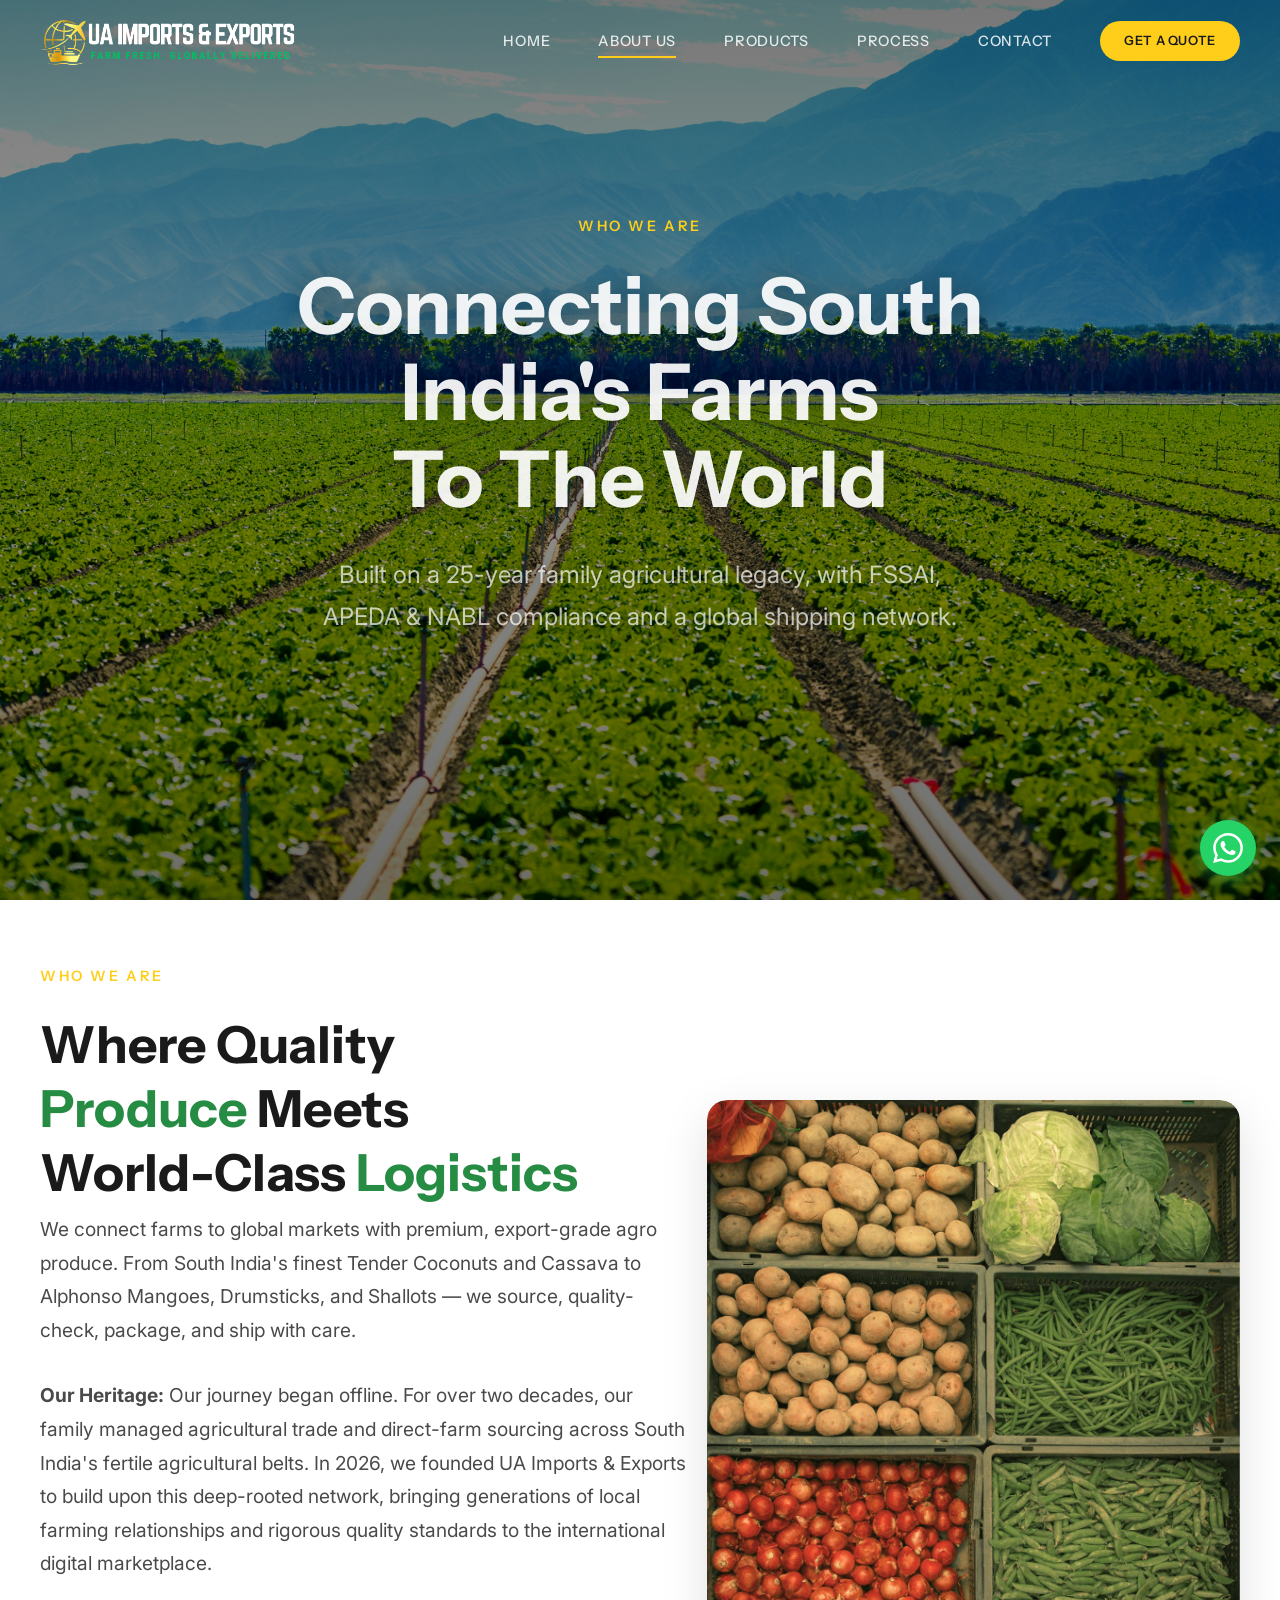
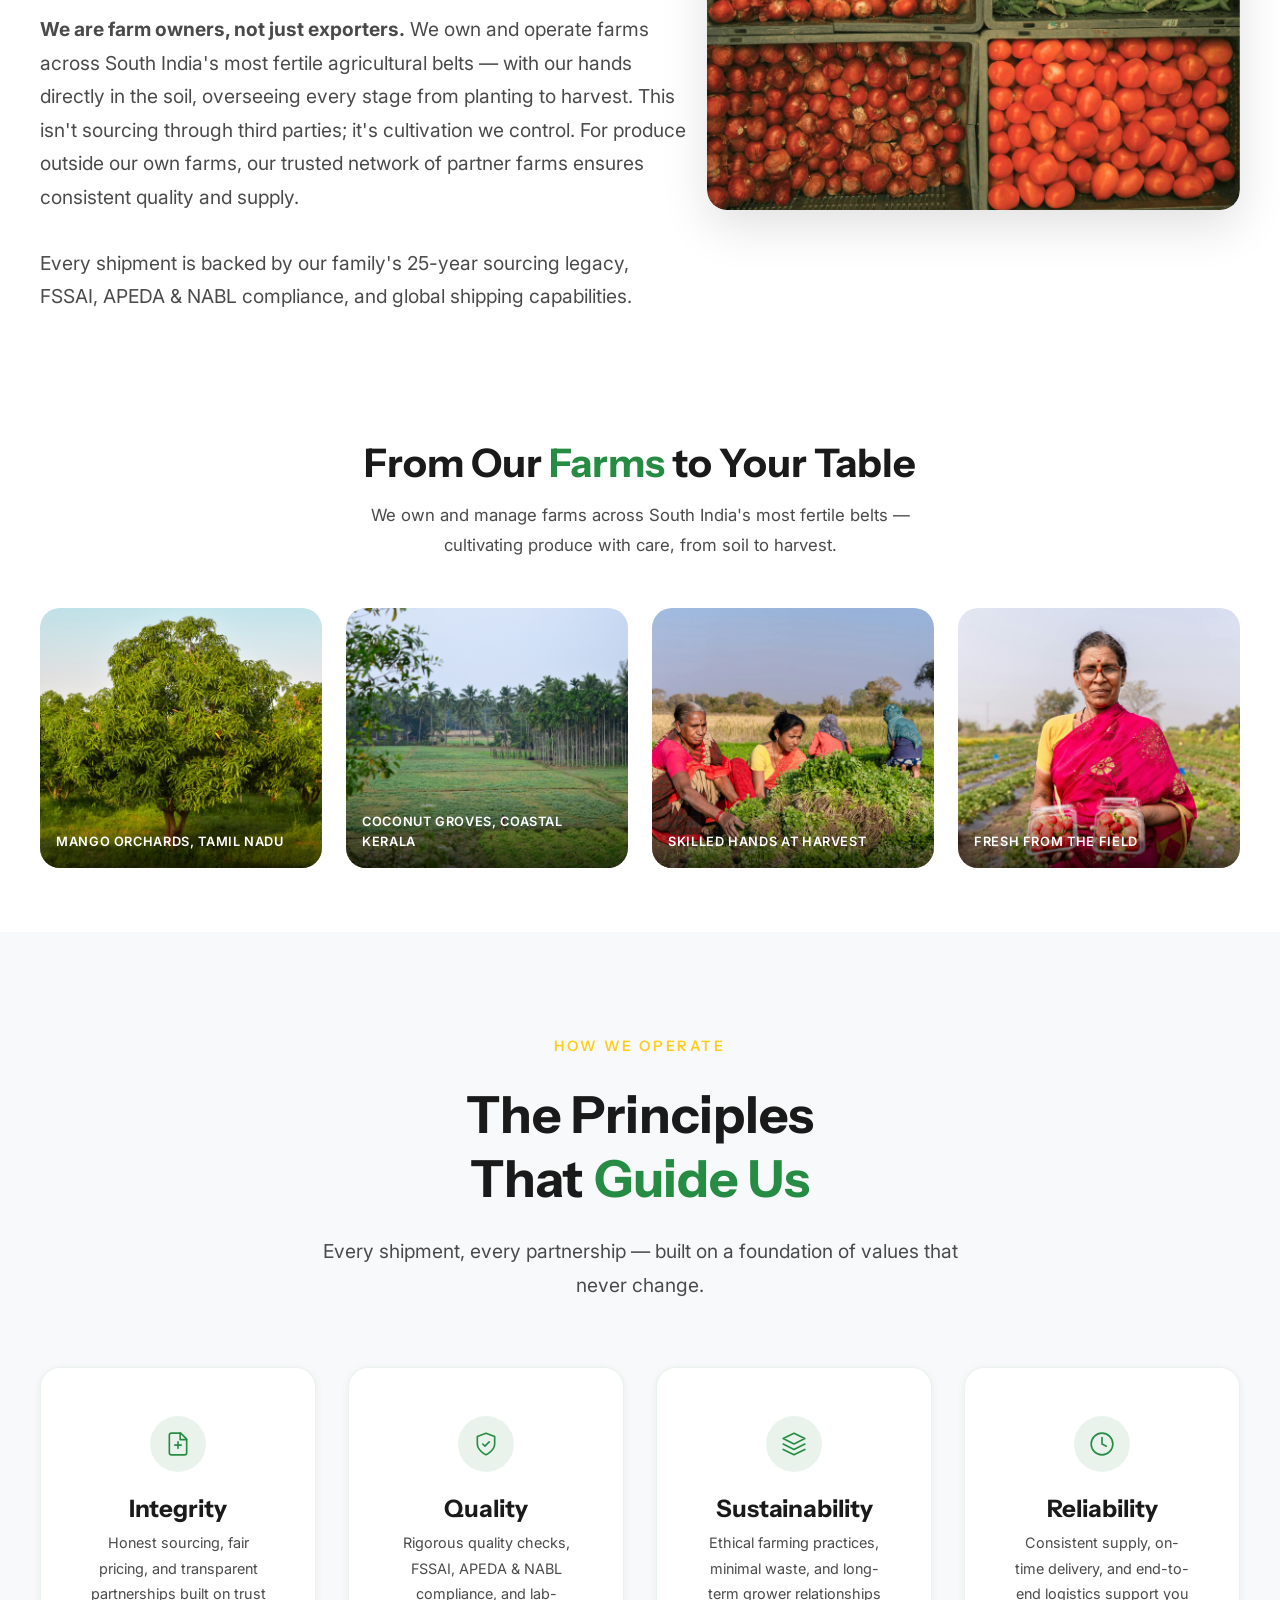
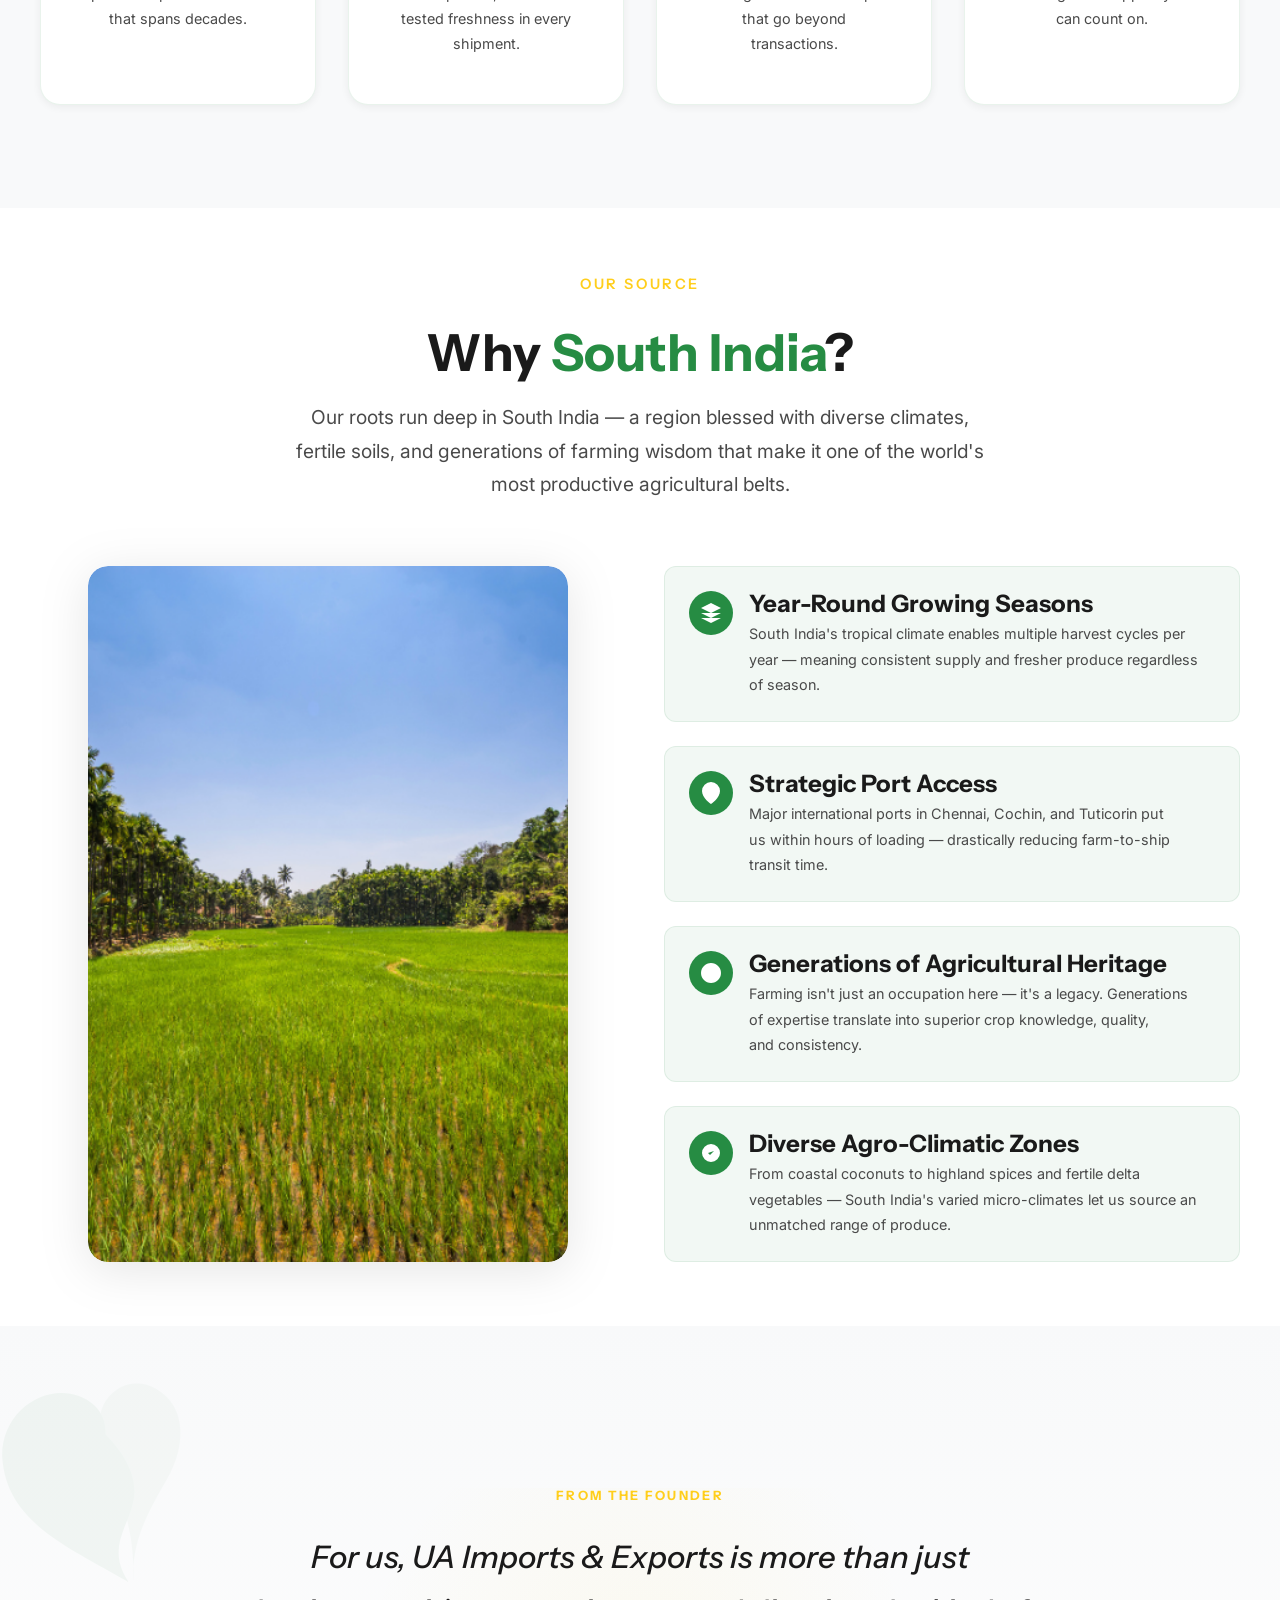
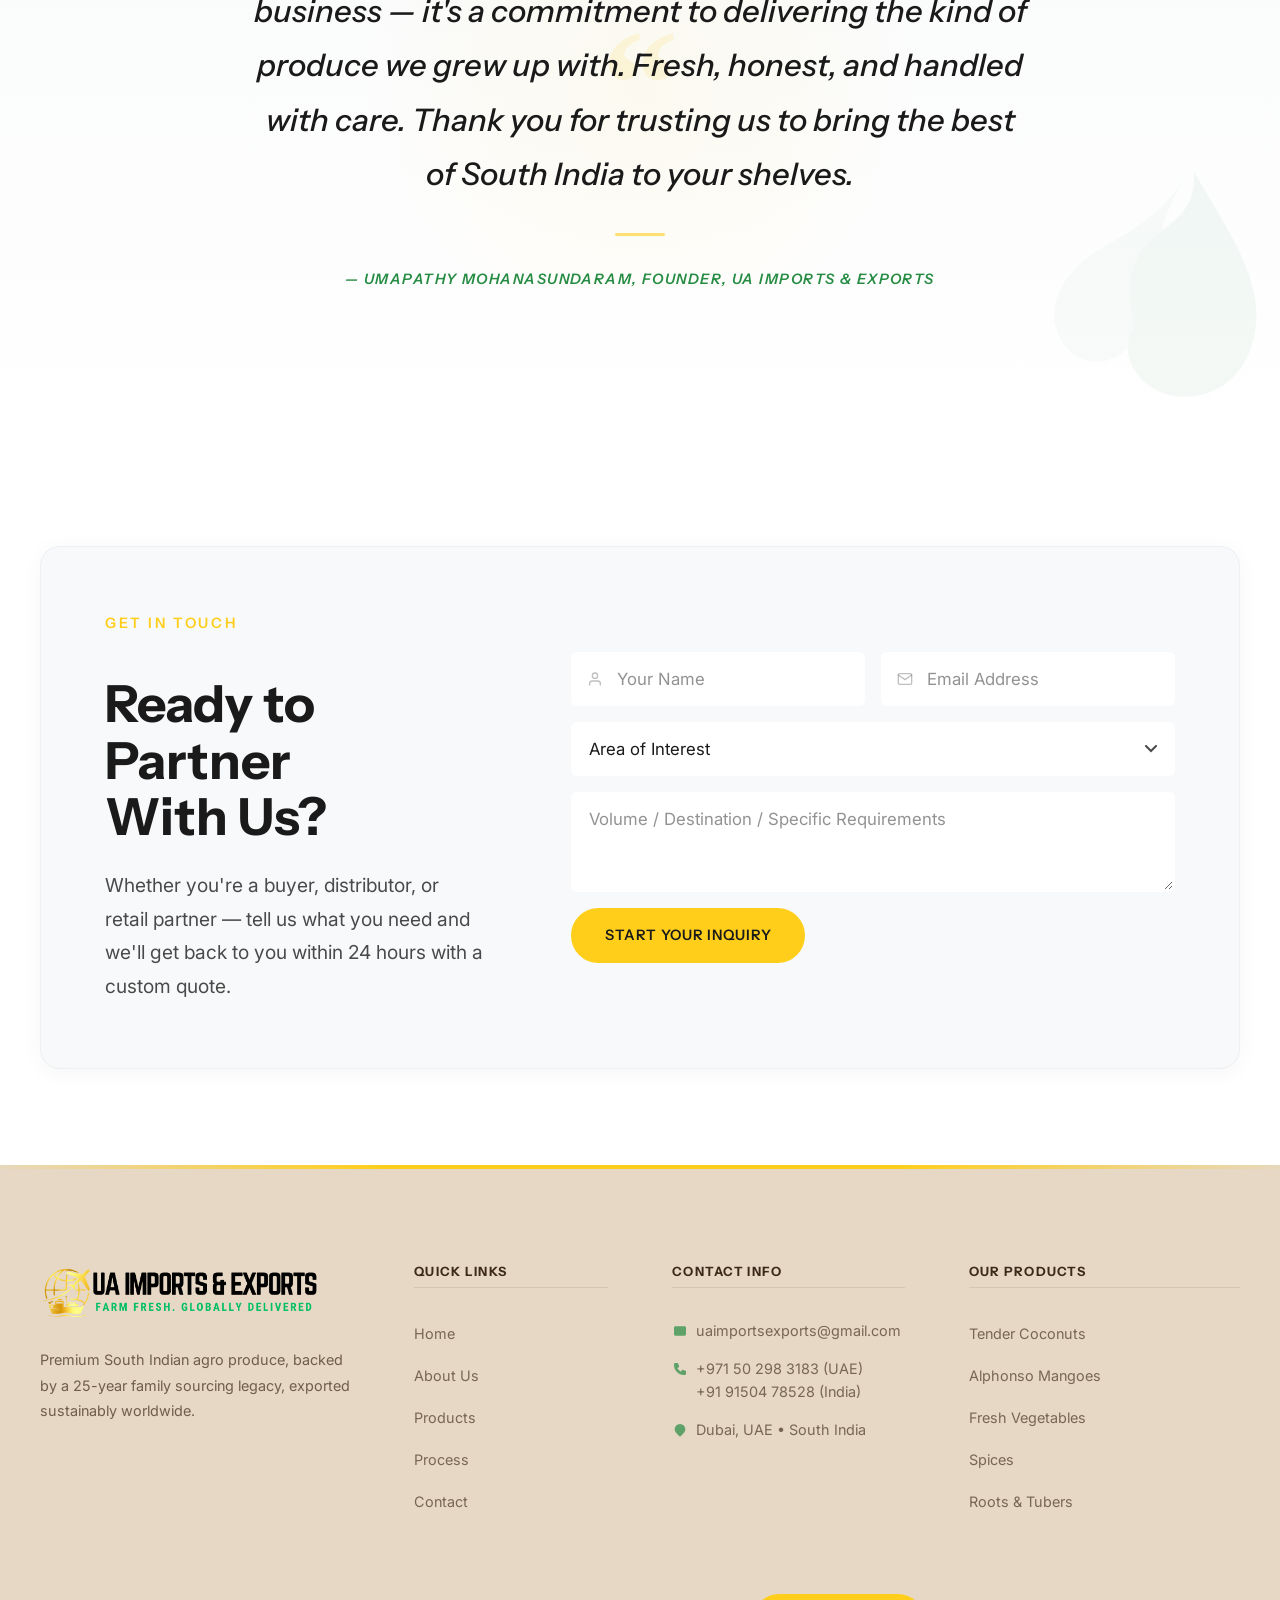
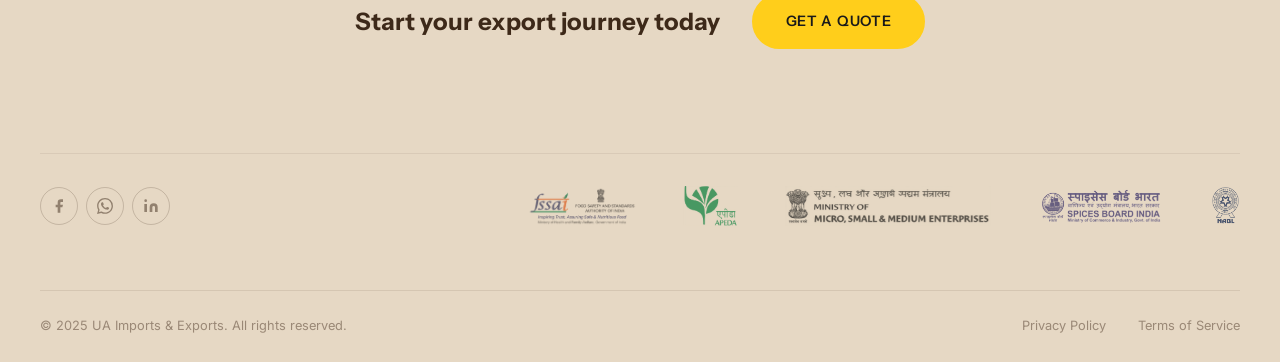
<file: about.html>
<!DOCTYPE html>
<html lang="en">
<head>
  <meta charset="UTF-8">
  <meta name="viewport" content="width=device-width, initial-scale=1.0">
  <meta http-equiv="X-UA-Compatible" content="ie=edge">

  <!-- SEO Meta -->
  <title>UA Imports & Exports — About Us</title>
  <meta name="description" content="Learn about UA Imports & Exports — a South India-based agro export company delivering premium Tender Coconuts, Cassava, Alphonso Mangoes, Drumsticks, and Shallots worldwide. FSSAI & APEDA compliant.">
  <meta name="keywords" content="agro exports, Indian produce, tender coconuts, cassava, alphonso mangoes, drumsticks, shallots, FSSAI, APEDA, export, import, South India">
  <meta name="author" content="UA Imports & Exports">
  <meta name="robots" content="index, follow">

  <!-- Open Graph -->
  <meta property="og:type" content="website">
  <meta property="og:title" content="UA Imports & Exports — About Us">
  <meta property="og:description" content="Meet UA Imports & Exports — your trusted partner for premium South Indian agro produce. FSSAI & APEDA compliant sourcing, quality, and global delivery.">
  <meta property="og:image" content="https://ua-imports-exports.vercel.app/assets/images/Preview%20Images/about%20us-preview.png">
  <meta property="og:url" content="https://www.uaimportsexports.com/about">
  <meta property="og:site_name" content="UA Imports & Exports">

  <!-- Canonical -->
  <link rel="canonical" href="https://www.uaimportsexports.com/about">

  <!-- Twitter Card -->
  <meta name="twitter:card" content="summary_large_image">
  <meta name="twitter:title" content="UA Imports & Exports — About Us">
  <meta name="twitter:description" content="Meet UA Imports & Exports — your trusted partner for premium South Indian agro produce. FSSAI & APEDA compliant sourcing, quality, and global delivery.">
  <meta name="twitter:image" content="https://www.uaimportsexports.com/assets/images/Preview%20Images/about%20us-preview.png">

  <!-- Structured Data -->
  <script type="application/ld+json">
  {
    "@context": "https://schema.org",
    "@type": "Organization",
    "name": "UA Imports & Exports",
    "url": "https://www.uaimportsexports.com/about",
    "logo": "https://www.uaimportsexports.com/assets/images/logo/logo-symbol.png",
    "image": "https://www.uaimportsexports.com/assets/images/Preview%20Images/about%20us-preview.png",
    "description": "UA Imports & Exports is a South India-based agro export company delivering premium Tender Coconuts, Cassava, Alphonso Mangoes, Drumsticks, and Shallots worldwide — FSSAI & APEDA compliant.",
    "email": ["info@uaimportsexports.com", "uaimportsexports@gmail.com"],
    "telephone": ["+971502983183", "+919150478528"],
    "address": { "@type": "PostalAddress", "addressRegion": "South India", "addressCountry": "IN" },
    "sameAs": []
  }
  </script>
  <script type="application/ld+json">
  {
    "@context": "https://schema.org",
    "@type": "BreadcrumbList",
    "itemListElement": [
      { "@type": "ListItem", "position": 1, "name": "Home", "item": "https://www.uaimportsexports.com/" },
      { "@type": "ListItem", "position": 2, "name": "About Us", "item": "https://www.uaimportsexports.com/about" }
    ]
  }
  </script>

  <!-- Favicon -->
  <link rel="icon" type="image/png" href="assets/images/favicon.png">

  <!-- Google Fonts -->
  <link rel="preconnect" href="https://fonts.googleapis.com">
  <link rel="preconnect" href="https://fonts.gstatic.com" crossorigin>
  <link href="https://fonts.googleapis.com/css2?family=Instrument+Sans:ital,wght@0,400;0,500;0,600;0,700;1,400;1,500;1,600;1,700&family=Inter:wght@300;400;500;600;700;800&display=swap" rel="stylesheet">

  <!-- CSS (consolidated for performance) -->
  <link rel="stylesheet" href="css/styles.css">
<script>
  document.documentElement.classList.add('js');
  window.addEventListener('load', function () {
    setTimeout(function () {
      if (!document.documentElement.classList.contains('reveal-ready')) {
        document.querySelectorAll('[data-reveal]').forEach(function (el) {
          el.classList.add('is-revealed');
        });
      }
    }, 1500);
  });
</script>
</head>
<body>

  <!-- ============================================================
       SECTION 1: Navigation
       ============================================================ -->
  <nav class="navbar" id="navbar" role="navigation" aria-label="Main Navigation">
    <div class="navbar__inner">
      <!-- Logo -->
      <a href="index.html" class="navbar__logo" aria-label="UA Imports & Exports — Home">
        <img src="assets/images/logo/UA Imports & Exports Header Logo.png" alt="UA Imports & Exports Logo" class="navbar__logo-img" width="48" height="48">
      </a>

      <!-- Desktop Nav Links & CTA -->
      <div class="navbar__links">
        <a href="index.html" class="navbar__link">Home</a>
        <a href="about.html" class="navbar__link active">About Us</a>
        <a href="products.html" class="navbar__link">Products</a>
        <a href="process.html" class="navbar__link">Process</a>
        <a href="contact.html" class="navbar__link">Contact</a>
        <a href="contact.html" class="navbar__cta">Get A Quote</a>
      </div>

      <!-- Hamburger -->
      <button class="navbar__hamburger" id="navbar-hamburger" aria-label="Toggle Menu" aria-expanded="false">
        <span></span>
        <span></span>
        <span></span>
      </button>
    </div>

    <!-- Mobile Overlay -->
    <div class="navbar__mobile-overlay" id="navbar-mobile-overlay">
      <a href="index.html" class="navbar__link">Home</a>
      <a href="about.html" class="navbar__link">About Us</a>
      <a href="products.html" class="navbar__link">Products</a>
      <a href="process.html" class="navbar__link">Process</a>
      <a href="contact.html" class="navbar__link">Contact</a>
      <a href="contact.html" class="navbar__cta">Get A Quote</a>
    </div>
  </nav>

  <!-- ============================================================
       HERO
       ============================================================ -->
  <section class="hero" id="hero" aria-label="About Us Hero">
    <img class="hero__image"
         src="assets/images/Hero images/about-hero.png"
         alt=""
         aria-hidden="true"
         loading="eager">
    <div class="hero__overlay" aria-hidden="true"></div>
    <div class="hero__content">
      <p class="hero__eyebrow">Who We Are</p>
      <h1 class="hero__title">Connecting South India's Farms<br>To The World</h1>
      <p class="hero__subtitle">Built on a 25-year family agricultural legacy, with FSSAI, APEDA & NABL compliance and a global shipping network.</p>
    </div>
  </section>

<section class="about section" id="about" aria-label="About Us">
    <div class="container">
      <div class="about__content">
        <div class="about__header" data-reveal="fade-left">
          <p class="eyebrow">Who We Are</p>
          <h2 class="about__heading">
            Where Quality <span class="highlight">Produce</span> Meets<br>
            World-Class <span class="highlight">Logistics</span>
          </h2>
        </div>

        <div class="about__image-block" data-reveal="fade-right" data-reveal-delay="2">
          <img src="assets/images/About Us/About section hero image.png"
                alt="Fresh South Indian agro produce arranged for export — mangoes, coconuts, and greens"
                class="about__image"
                loading="lazy">
        </div>

        <div class="about__text" data-reveal="fade-left" data-reveal-delay="1">
          <p class="about__description">
            We connect farms to global markets with premium, export-grade agro produce.
            From South India's finest Tender Coconuts and Cassava to Alphonso Mangoes,
            Drumsticks, and Shallots — we source, quality-check, package, and ship with care.
          </p>
          <p class="about__description">
            <strong>Our Heritage:</strong> Our journey began offline. For over two decades, our family managed agricultural trade and direct-farm sourcing across South India's fertile agricultural belts. In 2026, we founded UA Imports &amp; Exports to build upon this deep-rooted network, bringing generations of local farming relationships and rigorous quality standards to the international digital marketplace.
          </p>
          <p class="about__description">
            <strong>We are farm owners, not just exporters.</strong> We own and operate farms across South India's most fertile agricultural belts — with our hands directly in the soil, overseeing every stage from planting to harvest. This isn't sourcing through third parties; it's cultivation we control. For produce outside our own farms, our trusted network of partner farms ensures consistent quality and supply.
          </p>
          <p class="about__description">
Every shipment is backed by our family's 25-year sourcing legacy, FSSAI, APEDA &amp; NABL
            compliance, and global shipping capabilities.
          </p>
        </div>
      </div>

      <div class="about__farms" data-reveal="fade-up">
        <div class="about__farms-header">
          <h3 class="about__farms-heading">From Our <span class="highlight">Farms</span> to Your Table</h3>
          <p class="about__farms-desc">We own and manage farms across South India's most fertile belts — cultivating produce with care, from soil to harvest.</p>
        </div>
        <div class="about__farms-grid">
          <figure class="about__farm-figure">
            <img src="assets/images/Our Farms and Workers at Work/Mango Farm.png" alt="Our mango orchards in full bloom" loading="lazy">
            <figcaption>Mango Orchards, Tamil Nadu</figcaption>
          </figure>
          <figure class="about__farm-figure">
            <img src="assets/images/Our Farms and Workers at Work/Our Coconut Farm.png" alt="Coconut groves stretching across coastal Kerala" loading="lazy">
            <figcaption>Coconut Groves, Coastal Kerala</figcaption>
          </figure>
          <figure class="about__farm-figure">
            <img src="assets/images/Our Farms and Workers at Work/Lady Farmers Picking Greens.png" alt="Farmers carefully harvesting fresh greens" loading="lazy">
            <figcaption>Skilled Hands at Harvest</figcaption>
          </figure>
          <figure class="about__farm-figure">
            <img src="assets/images/Our Farms and Workers at Work/Lady Farmer with Harvest (Strawberries).png" alt="Proud farmer with fresh strawberry harvest" loading="lazy">
            <figcaption>Fresh from the Field</figcaption>
          </figure>
        </div>
      </div>
    </div>
  </section>

  <section class="about-values section" id="about-values" aria-label="Our Values">
    <div class="container">
      <div class="about-values__header" data-reveal="fade-up">
        <p class="eyebrow">How We Operate</p>
        <h2 class="about-values__heading">The Principles That <span class="highlight">Guide Us</span></h2>
        <p class="about-values__subtitle">Every shipment, every partnership — built on a foundation of values that never change.</p>
      </div>
      <div class="about-values__grid">
        <div class="about-values__card" data-reveal="fade-up" data-reveal-delay="0">
          <div class="about-values__icon-wrap">
            <svg class="about-values__icon" viewBox="0 0 24 24" fill="none" stroke="currentColor" stroke-width="1.5" stroke-linecap="round" stroke-linejoin="round"><path d="M14.5 2H6a2 2 0 0 0-2 2v16a2 2 0 0 0 2 2h12a2 2 0 0 0 2-2V7.5L14.5 2z"/><polyline points="14 2 14 8 20 8"/><path d="M9 13h6"/><path d="M12 10v6"/></svg>
          </div>
          <h3 class="about-values__card-title">Integrity</h3>
          <p class="about-values__card-desc">Honest sourcing, fair pricing, and transparent partnerships built on trust that spans decades.</p>
        </div>
        <div class="about-values__card" data-reveal="fade-up" data-reveal-delay="1">
          <div class="about-values__icon-wrap">
            <svg class="about-values__icon" viewBox="0 0 24 24" fill="none" stroke="currentColor" stroke-width="1.5" stroke-linecap="round" stroke-linejoin="round"><path d="M12 22s8-4 8-10V5l-8-3-8 3v7c0 6 8 10 8 10z"/><path d="M9 12l2 2 4-4"/></svg>
          </div>
          <h3 class="about-values__card-title">Quality</h3>
          <p class="about-values__card-desc">Rigorous quality checks, FSSAI, APEDA &amp; NABL compliance, and lab-tested freshness in every shipment.</p>
        </div>
        <div class="about-values__card" data-reveal="fade-up" data-reveal-delay="2">
          <div class="about-values__icon-wrap">
            <svg class="about-values__icon" viewBox="0 0 24 24" fill="none" stroke="currentColor" stroke-width="1.5" stroke-linecap="round" stroke-linejoin="round"><path d="M12 2L2 7l10 5 10-5-10-5z"/><path d="M2 17l10 5 10-5"/><path d="M2 12l10 5 10-5"/></svg>
          </div>
          <h3 class="about-values__card-title">Sustainability</h3>
          <p class="about-values__card-desc">Ethical farming practices, minimal waste, and long-term grower relationships that go beyond transactions.</p>
        </div>
        <div class="about-values__card" data-reveal="fade-up" data-reveal-delay="3">
          <div class="about-values__icon-wrap">
            <svg class="about-values__icon" viewBox="0 0 24 24" fill="none" stroke="currentColor" stroke-width="1.5" stroke-linecap="round" stroke-linejoin="round"><circle cx="12" cy="12" r="10"/><polyline points="12 6 12 12 16 14"/></svg>
          </div>
          <h3 class="about-values__card-title">Reliability</h3>
          <p class="about-values__card-desc">Consistent supply, on-time delivery, and end-to-end logistics support you can count on.</p>
        </div>
      </div>
    </div>
  </section>

<section class="why-south-india section" id="why-south-india" aria-label="Why South India">
    <div class="container">
      <div class="why-south-india__header" data-reveal="fade-up">
        <p class="eyebrow">Our Source</p>
        <h2 class="why-south-india__heading">Why <span class="highlight">South India</span>?</h2>
        <p class="why-south-india__subtitle">
          Our roots run deep in South India — a region blessed with diverse climates, fertile soils, and generations of farming wisdom that make it one of the world's most productive agricultural belts.
        </p>
      </div>

      <div class="why-south-india__grid">
        <div class="why-south-india__image-block" data-reveal="fade-left">
          <div class="why-south-india__map-wrap">
            <img src="assets/images/Why South India.png"
                 alt="Why South India — our sourcing region"
                 class="why-south-india__image"
                 loading="lazy">
          </div>
        </div>

        <div class="why-south-india__list" data-reveal="fade-right">
          <div class="why-south-india__item" data-reveal="fade-up" data-reveal-delay="0">
            <div class="why-south-india__icon">
              <svg viewBox="0 0 24 24" fill="currentColor"><path d="M12 2L2 7l10 5 10-5-10-5zM2 17l10 5 10-5M2 12l10 5 10-5"/></svg>
            </div>
            <div>
              <h3 class="why-south-india__item-title">Year-Round Growing Seasons</h3>
              <p class="why-south-india__item-desc">South India's tropical climate enables multiple harvest cycles per year — meaning consistent supply and fresher produce regardless of season.</p>
            </div>
          </div>

          <div class="why-south-india__item" data-reveal="fade-up" data-reveal-delay="1">
            <div class="why-south-india__icon">
              <svg viewBox="0 0 24 24" fill="currentColor"><path d="M21 10c0 7-9 13-9 13s-9-6-9-13a9 9 0 0 1 18 0z"/><circle cx="12" cy="10" r="3"/></svg>
            </div>
            <div>
              <h3 class="why-south-india__item-title">Strategic Port Access</h3>
              <p class="why-south-india__item-desc">Major international ports in Chennai, Cochin, and Tuticorin put us within hours of loading — drastically reducing farm-to-ship transit time.</p>
            </div>
          </div>

          <div class="why-south-india__item" data-reveal="fade-up" data-reveal-delay="2">
            <div class="why-south-india__icon">
              <svg viewBox="0 0 24 24" fill="currentColor"><path d="M12 2C6.48 2 2 6.48 2 12s4.48 10 10 10 10-4.48 10-10S17.52 2 12 2z"/><path d="M12 6v6l4 2"/></svg>
            </div>
            <div>
              <h3 class="why-south-india__item-title">Generations of Agricultural Heritage</h3>
              <p class="why-south-india__item-desc">Farming isn't just an occupation here — it's a legacy. Generations of expertise translate into superior crop knowledge, quality, and consistency.</p>
            </div>
          </div>

          <div class="why-south-india__item" data-reveal="fade-up" data-reveal-delay="3">
            <div class="why-south-india__icon">
              <svg viewBox="0 0 24 24" fill="currentColor"><path d="M9 12l2 2 4-4m6 2a9 9 0 11-18 0 9 9 0 0118 0z"/></svg>
            </div>
            <div>
              <h3 class="why-south-india__item-title">Diverse Agro-Climatic Zones</h3>
              <p class="why-south-india__item-desc">From coastal coconuts to highland spices and fertile delta vegetables — South India's varied micro-climates let us source an unmatched range of produce.</p>
            </div>
          </div>
        </div>
      </div>
    </div>
  </section>

  <section class="founder-quote section has-motifs" id="founder-quote" aria-label="Founder Quote">
    <!-- Decorative botanical watermark motifs -->
    <svg class="motif-watermark motif-watermark--top-left" viewBox="0 0 100 100" fill="none" xmlns="http://www.w3.org/2000/svg" aria-hidden="true">
      <path d="M50 90 C30 70, 10 55, 15 30 C20 10, 45 5, 55 20 C60 28, 55 40, 45 45 C35 50, 25 45, 30 35 C35 25, 50 20, 55 30 C60 38, 65 50, 60 60 C55 70, 45 75, 50 90Z" fill="currentColor"/>
      <path d="M52 90 C55 75, 65 65, 75 55 C85 45, 90 30, 80 20 C70 10, 55 18, 55 30 C55 38, 65 40, 70 35 C75 30, 72 22, 65 25 C58 28, 55 38, 55 48 C55 58, 58 70, 52 90Z" fill="currentColor" opacity="0.6"/>
    </svg>
    <svg class="motif-watermark motif-watermark--bottom-right" viewBox="0 0 100 100" fill="none" xmlns="http://www.w3.org/2000/svg" aria-hidden="true">
      <path d="M50 10 C70 30, 90 45, 85 70 C80 90, 55 95, 45 80 C40 72, 45 60, 55 55 C65 50, 75 55, 70 65 C65 75, 50 80, 45 70 C40 62, 35 50, 40 40 C45 30, 55 25, 50 10Z" fill="currentColor"/>
      <path d="M48 10 C45 25, 35 35, 25 45 C15 55, 10 70, 20 80 C30 90, 45 82, 45 70 C45 62, 35 60, 30 65 C25 70, 28 78, 35 75 C42 72, 45 62, 45 52 C45 42, 42 30, 48 10Z" fill="currentColor" opacity="0.6"/>
    </svg>

    <div class="container">
      <div class="founder-quote__content" data-reveal="scale-in" data-reveal-duration="cinematic">
        <span class="founder-quote__eyebrow">From The Founder</span>
        <div class="founder-quote__mark" aria-hidden="true">&ldquo;</div>
        <blockquote class="founder-quote__text">
          For us, UA Imports &amp; Exports is more than just business — it's a commitment to delivering
          the kind of produce we grew up with. Fresh, honest, and handled with care.
          Thank you for trusting us to bring the best of South India to your shelves.
        </blockquote>
        <div class="founder-quote__divider" aria-hidden="true"></div>
        <cite class="founder-quote__attribution">— Umapathy Mohanasundaram, Founder, UA Imports &amp; Exports</cite>
      </div>
    </div>
  </section>


  <!-- Quick Inquiry: About (matches Home page) -->
  <section class="quick-inquiry section" aria-label="Quick Inquiry">
    <div class="container">
      <div class="quick-inquiry__inner" data-reveal="fade-up">
        <div class="quick-inquiry__content">
          <p class="eyebrow">Get In Touch</p>
          <h2 class="quick-inquiry__heading">Ready to <span class="highlight">Partner</span> With Us?</h2>
          <p class="quick-inquiry__text">Whether you're a buyer, distributor, or retail partner — tell us what you need and we'll get back to you within 24 hours with a custom quote.</p>
        </div>
        <form action="https://api.web3forms.com/submit" method="POST" class="quick-inquiry__form">
          <input type="hidden" name="access_key" value="3623a6a4-f0b3-4ecf-ac19-3ecc9eacfc86">
          <input type="hidden" name="subject" value="New Inquiry — About Us">
          <input type="hidden" name="from_name" value="UA Imports Website">
          <input type="checkbox" name="botcheck" style="display:none" tabindex="-1" autocomplete="off">
          <div class="quick-inquiry__input-wrap">
            <svg class="quick-inquiry__input-icon" viewBox="0 0 24 24" fill="none" stroke="currentColor" stroke-width="2" stroke-linecap="round" stroke-linejoin="round"><path d="M20 21v-2a4 4 0 0 0-4-4H8a4 4 0 0 0-4 4v2"/><circle cx="12" cy="7" r="4"/></svg>
            <input type="text" name="name" placeholder="Your Name" required class="quick-inquiry__input">
          </div>
          <div class="quick-inquiry__input-wrap">
            <svg class="quick-inquiry__input-icon" viewBox="0 0 24 24" fill="none" stroke="currentColor" stroke-width="2" stroke-linecap="round" stroke-linejoin="round"><path d="M4 4h16c1.1 0 2 .9 2 2v12c0 1.1-.9 2-2 2H4c-1.1 0-2-.9-2-2V6c0-1.1.9-2 2-2z"/><polyline points="22,6 12,13 2,6"/></svg>
            <input type="email" name="email" placeholder="Email Address" required class="quick-inquiry__input">
          </div>
          <select name="interest" required class="quick-inquiry__input quick-inquiry__select" style="grid-column: 1 / -1;">
            <option value="" disabled selected>Area of Interest</option>
            <option value="partnership">Partnership / Distribution</option>
            <option value="coconuts">Tender Coconuts</option>
            <option value="mangoes">Alphonso Mangoes</option>
            <option value="vegetables">Fresh Vegetables</option>
            <option value="spices">Spices</option>
            <option value="other">Other</option>
          </select>
          <textarea name="message" placeholder="Volume / Destination / Specific Requirements" required class="quick-inquiry__textarea" style="grid-column: 1 / -1;"></textarea>
          <div class="quick-inquiry__form-submit" style="grid-column: 1 / -1;">
            <button type="submit" class="btn btn-gold">Start Your Inquiry</button>
          </div>
          <p class="form-status" role="status" aria-live="polite" hidden></p>
        </form>
      </div>
    </div>
  </section>

  <footer class="footer" id="footer" role="contentinfo" aria-label="Site Footer">
    <div class="footer__top-border" aria-hidden="true"></div>
    <div class="container">
      <div class="footer__grid">
        <div class="footer__brand">
          <a href="index.html" class="footer__logo">
            <img src="assets/images/logo/UA%20Imports%20&%20Exports%20Footer%20Logo.png" alt="UA Imports & Exports" class="footer__logo-img" loading="lazy" width="200" height="auto">
          </a>
          <p class="footer__description">Premium South Indian agro produce, backed by a 25-year family sourcing legacy, exported sustainably worldwide.</p>
        </div>
        <div class="footer__col">
          <h4 class="footer__col-title">Quick Links</h4>
          <ul class="footer__links">
            <li><a href="index.html" class="footer__link">Home</a></li>
            <li><a href="about.html" class="footer__link">About Us</a></li>
            <li><a href="products.html" class="footer__link">Products</a></li>
            <li><a href="process.html" class="footer__link">Process</a></li>
            <li><a href="contact.html" class="footer__link">Contact</a></li>
          </ul>
        </div>
        <div class="footer__col">
          <h4 class="footer__col-title">Contact Info</h4>
          <ul class="footer__contact">
            <li class="footer__contact-item">
              <svg class="footer__contact-icon" viewBox="0 0 24 24" fill="currentColor"><path d="M3 8l7.89 5.26a2 2 0 002.22 0L21 8M5 19h14a2 2 0 002-2V7a2 2 0 00-2-2H5a2 2 0 00-2 2v10a2 2 0 002 2z"/></svg>
              <span class="footer__contact-text"><a href="mailto:uaimportsexports@gmail.com">uaimportsexports@gmail.com</a></span>
            </li>
            <li class="footer__contact-item">
              <svg class="footer__contact-icon" viewBox="0 0 24 24" fill="currentColor"><path d="M3 5a2 2 0 012-2h3.28a1 1 0 01.948.684l1.498 4.493a1 1 0 01-.502 1.21l-2.257 1.13a11.042 11.042 0 005.516 5.516l1.13-2.257a1 1 0 011.21-.502l4.493 1.498a1 1 0 01.684.949V19a2 2 0 01-2 2h-1C9.716 21 3 14.284 3 6V5z"/></svg>
              <span class="footer__contact-text">
                <a href="tel:+971502983183">+971 50 298 3183</a> (UAE)<br>
                <a href="tel:+919150478528">+91 91504 78528</a> (India)
              </span>
            </li>
            <li class="footer__contact-item">
              <svg class="footer__contact-icon" viewBox="0 0 24 24" fill="currentColor"><path d="M17.657 16.657L13.414 20.9a1.998 1.998 0 01-2.827 0l-4.244-4.243a8 8 0 1111.314 0z"/><path d="M15 11a3 3 0 11-6 0 3 3 0 016 0z"/></svg>
              <span class="footer__contact-text">Dubai, UAE &bull; South India</span>
            </li>
          </ul>
        </div>
        <div class="footer__col">
          <h4 class="footer__col-title">Our Products</h4>
          <ul class="footer__links">
            <li><a href="products.html" class="footer__link">Tender Coconuts</a></li>
            <li><a href="products.html" class="footer__link">Alphonso Mangoes</a></li>
            <li><a href="products.html" class="footer__link">Fresh Vegetables</a></li>
            <li><a href="products.html" class="footer__link">Spices</a></li>
            <li><a href="products.html" class="footer__link">Roots & Tubers</a></li>
          </ul>
        </div>

        <div class="footer__cta-row">
          <p class="footer__cta-text">Start your export journey today</p>
          <a href="contact.html" class="btn btn-gold">Get A Quote</a>
        </div>

        <div class="footer__certs-row">
          <div class="footer__social">
            <a href="https://facebook.com" class="footer__social-link" aria-label="Facebook" target="_blank" rel="noopener noreferrer">
              <svg viewBox="0 0 24 24" fill="currentColor"><path d="M18 2h-3a5 5 0 0 0-5 5v3H7v4h3v8h4v-8h3l1-4h-4V7a1 1 0 0 1 1-1h3z"/></svg>
            </a>
            <a href="https://wa.me/971502983183" class="footer__social-link" aria-label="WhatsApp" target="_blank" rel="noopener noreferrer">
              <svg viewBox="0 0 24 24" fill="currentColor"><path d="M17.472 14.382c-.297-.149-1.758-.867-2.03-.967-.273-.099-.471-.148-.67.15-.197.297-.767.966-.94 1.164-.173.199-.347.223-.644.075-.297-.15-1.255-.463-2.39-1.475-.883-.788-1.48-1.761-1.653-2.059-.173-.297-.018-.458.13-.606.134-.133.298-.347.446-.52.149-.174.198-.298.298-.497.099-.198.05-.371-.025-.52-.075-.149-.669-1.612-.916-2.207-.242-.579-.487-.5-.669-.51-.173-.008-.371-.01-.57-.01-.198 0-.52.074-.792.372-.272.297-1.04 1.016-1.04 2.479 0 1.462 1.065 2.875 1.213 3.074.149.198 2.096 3.2 5.077 4.487.709.306 1.262.489 1.694.625.712.227 1.36.195 1.871.118.571-.085 1.758-.719 2.006-1.413.248-.694.248-1.289.173-1.413-.074-.124-.272-.198-.57-.347m-5.421 7.403h-.004a9.87 9.87 0 01-5.031-1.378l-.361-.214-3.741.982.998-3.648-.235-.374a9.86 9.86 0 01-1.51-5.26c.001-5.45 4.436-9.884 9.888-9.884 2.64 0 5.122 1.03 6.988 2.898a9.825 9.825 0 012.893 6.994c-.003 5.45-4.437 9.884-9.885 9.884m8.413-18.297A11.815 11.815 0 0012.05 0C5.495 0 .16 5.335.157 11.892c0 2.096.547 4.142 1.588 5.945L.057 24l6.305-1.654a11.882 11.882 0 005.683 1.448h.005c6.554 0 11.89-5.335 11.893-11.893a11.821 11.821 0 00-3.48-8.413z"/></svg>
            </a>
            <a href="https://linkedin.com" class="footer__social-link" aria-label="LinkedIn" target="_blank" rel="noopener noreferrer">
              <svg viewBox="0 0 24 24" fill="currentColor"><path d="M16 8a6 6 0 016 6v7h-4v-7a2 2 0 00-2-2 2 2 0 00-2 2v7h-4v-7a6 6 0 016-6zM2 9h4v12H2zM4 6a2 2 0 100-4 2 2 0 000 4z"/></svg>
            </a>
          </div>
          <div class="footer__certs-logos">
            <img src="assets/images/Certification%20and%20License%20Logos/FSSAI.png" alt="FSSAI" class="footer__certs-row-img" loading="lazy">
            <img src="assets/images/Certification%20and%20License%20Logos/APEDA%20Logo%20_%20Cleaned.png" alt="APEDA" class="footer__certs-row-img" loading="lazy">
            <img src="assets/images/Certification%20and%20License%20Logos/MSME%20Logo%20_%20Cleaned.png" alt="MSME" class="footer__certs-row-img" loading="lazy">
            <img src="assets/images/Certification%20and%20License%20Logos/Spices%20Board%20India.png" alt="Spices Board India" class="footer__certs-row-img" loading="lazy">
            <img src="assets/images/Certification%20and%20License%20Logos/Enhanced%20NABL%20Logo.png" alt="Enhanced NABL Logo" class="footer__certs-row-img" loading="lazy">
          </div>
        </div>
      </div>

      <div class="footer__bottom">
        <p class="footer__copyright">&copy; 2025 UA Imports &amp; Exports. All rights reserved.</p>
        <div class="footer__bottom-links">
          <a href="privacy-policy.html" class="footer__bottom-link">Privacy Policy</a>
          <a href="terms-of-service.html" class="footer__bottom-link">Terms of Service</a>
        </div>
      </div>
    </div>
  </footer>

  <!-- Floating WhatsApp Button -->
  <a href="https://wa.me/971502983183" class="whatsapp-float" target="_blank" rel="noopener noreferrer" aria-label="Chat on WhatsApp">
    <svg viewBox="0 0 24 24" fill="currentColor"><path d="M17.472 14.382c-.297-.149-1.758-.867-2.03-.967-.273-.099-.471-.148-.67.15-.197.297-.767.966-.94 1.164-.173.199-.347.223-.644.075-.297-.15-1.255-.463-2.39-1.475-.883-.788-1.48-1.761-1.653-2.059-.173-.297-.018-.458.13-.606.134-.133.298-.347.446-.52.149-.174.198-.298.298-.497.099-.198.05-.371-.025-.52-.075-.149-.669-1.612-.916-2.207-.242-.579-.487-.5-.669-.51-.173-.008-.371-.01-.57-.01-.198 0-.52.074-.792.372-.272.297-1.04 1.016-1.04 2.479 0 1.462 1.065 2.875 1.213 3.074.149.198 2.096 3.2 5.077 4.487.709.306 1.262.489 1.694.625.712.227 1.36.195 1.871.118.571-.085 1.758-.719 2.006-1.413.248-.694.248-1.289.173-1.413-.074-.124-.272-.198-.57-.347m-5.421 7.403h-.004a9.87 9.87 0 01-5.031-1.378l-.361-.214-3.741.982.998-3.648-.235-.374a9.86 9.86 0 01-1.51-5.26c.001-5.45 4.436-9.884 9.888-9.884 2.64 0 5.122 1.03 6.988 2.898a9.825 9.825 0 012.893 6.994c-.003 5.45-4.437 9.884-9.885 9.884m8.413-18.297A11.815 11.815 0 0012.05 0C5.495 0 .16 5.335.157 11.892c0 2.096.547 4.142 1.588 5.945L.057 24l6.305-1.654a11.882 11.882 0 005.683 1.448h.005c6.554 0 11.89-5.335 11.893-11.893a11.821 11.821 0 00-3.48-8.413z"/></svg>
  </a>

  <!-- JavaScript -->
  <script type="module" src="js/main.js"></script>

</body>
</html>
</file>
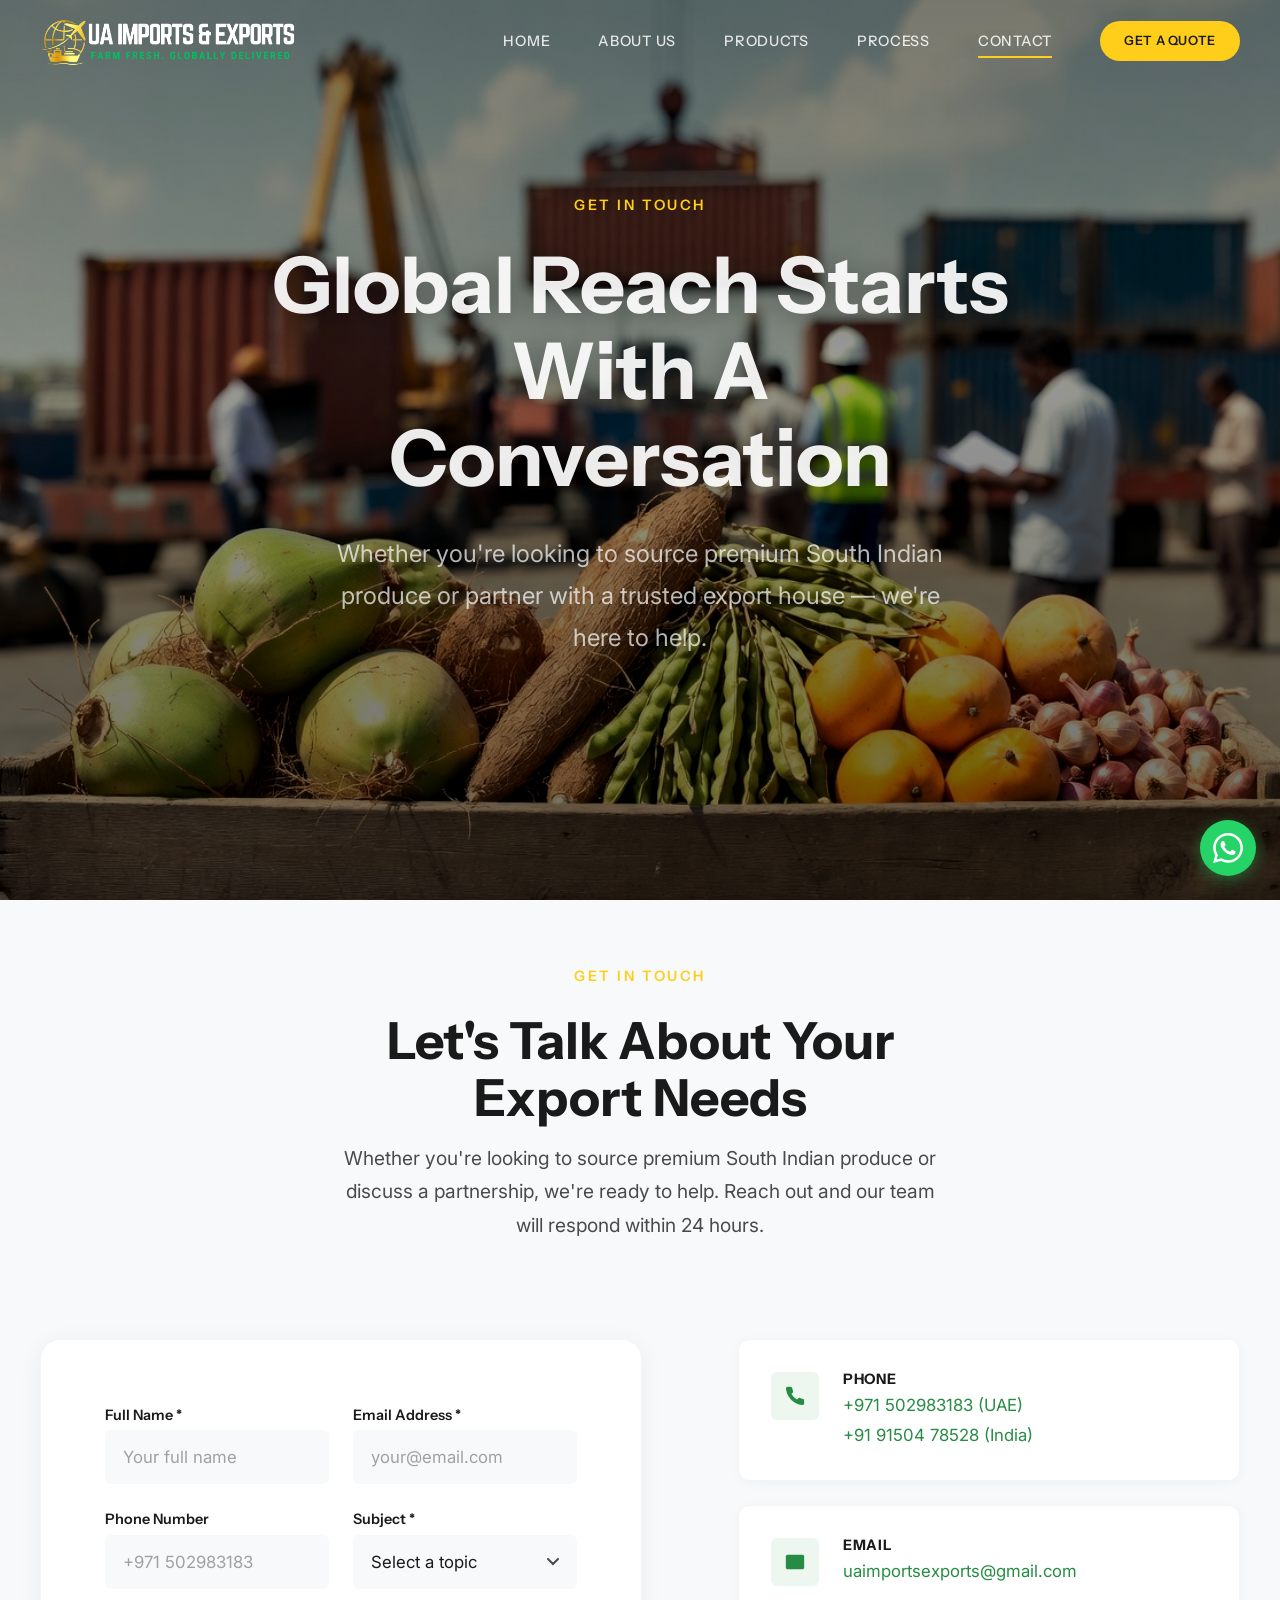
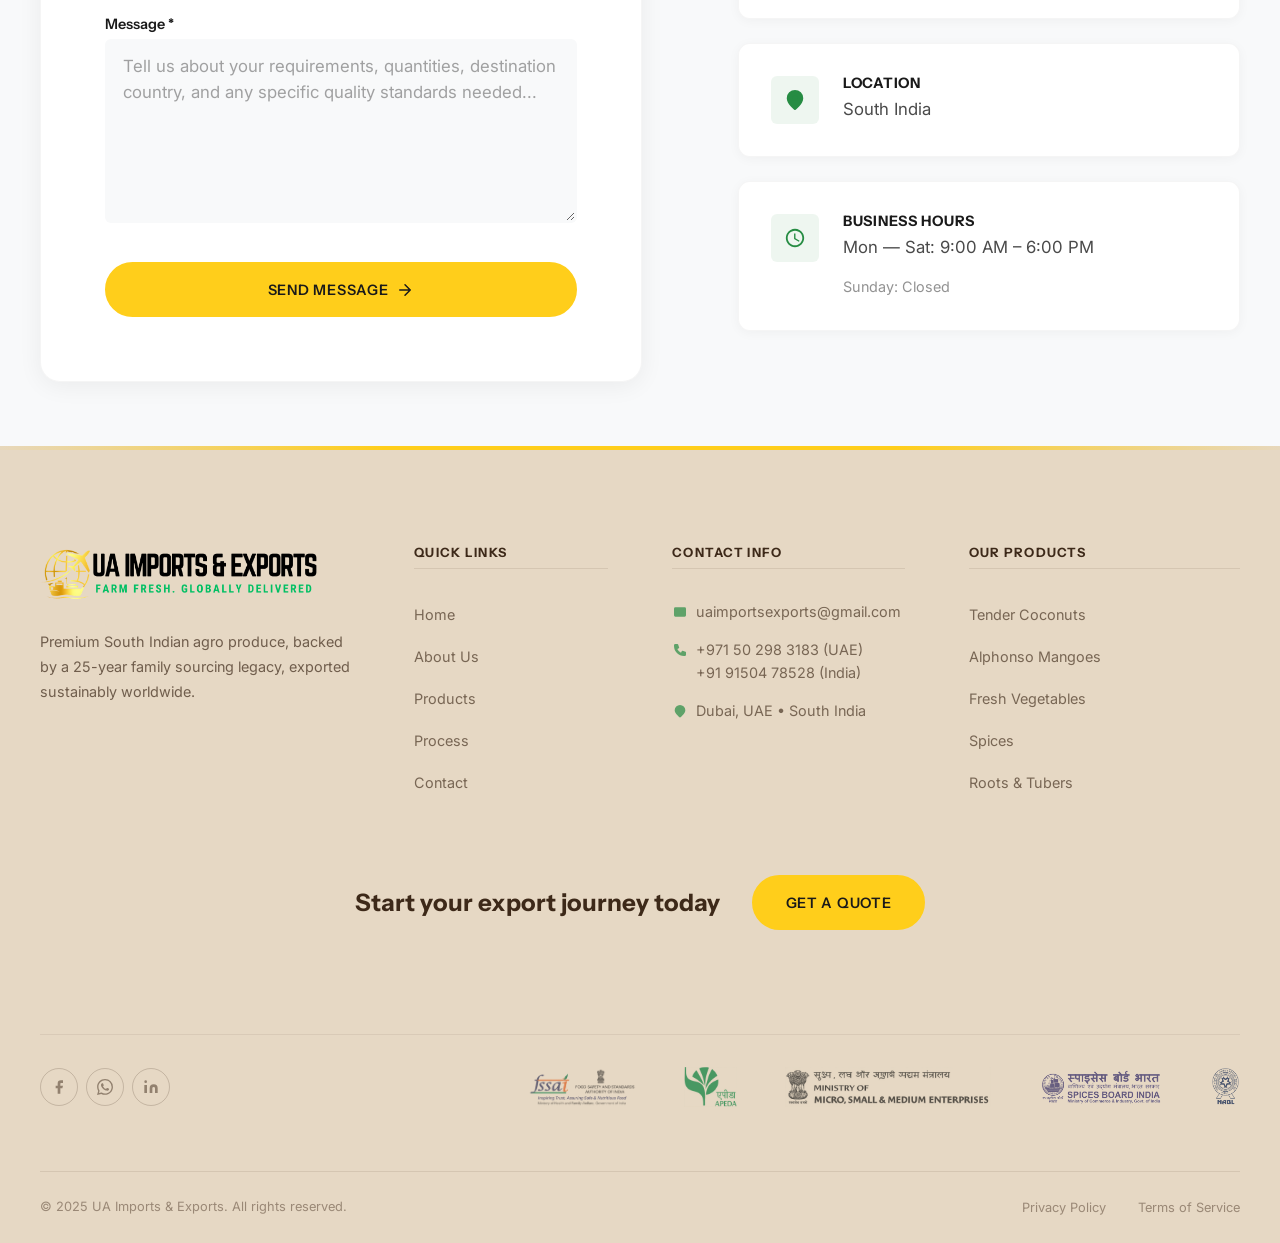
<file: contact.html>
<!DOCTYPE html>
<html lang="en">
<head>
  <meta charset="UTF-8">
  <meta name="viewport" content="width=device-width, initial-scale=1.0">
  <meta http-equiv="X-UA-Compatible" content="ie=edge">

  <title>UA Imports & Exports — Contact Us</title>
  <meta name="description" content="Get in touch with UA Imports & Exports for premium South Indian agro produce. FSSAI & APEDA compliant sourcing of Tender Coconuts, Cassava, Mangoes, and more.">
  <meta name="keywords" content="agro exports, Indian produce, contact, tender coconuts, cassava, alphonso mangoes, drumsticks, shallots, FSSAI, APEDA, export, import, South India">
  <meta name="author" content="UA Imports & Exports">
  <meta name="robots" content="index, follow">

  <meta property="og:type" content="website">
  <meta property="og:title" content="UA Imports & Exports — Contact Us">
  <meta property="og:description" content="Delivering South India's finest agro produce to the world. FSSAI & APEDA compliant sourcing of Tender Coconuts, Cassava, Mangoes, and more.">
  <meta property="og:image" content="https://ua-imports-exports.vercel.app/assets/images/Preview%20Images/contact-preview.png">
  <meta property="og:url" content="https://www.uaimportsexports.com/contact">
  <meta property="og:site_name" content="UA Imports & Exports">

  <!-- Canonical -->
  <link rel="canonical" href="https://www.uaimportsexports.com/contact">

  <!-- Twitter Card -->
  <meta name="twitter:card" content="summary_large_image">
  <meta name="twitter:title" content="UA Imports & Exports — Contact Us">
  <meta name="twitter:description" content="Get in touch with UA Imports & Exports for premium South Indian agro produce. FSSAI & APEDA compliant sourcing of Tender Coconuts, Cassava, Mangoes, and more.">
  <meta name="twitter:image" content="https://www.uaimportsexports.com/assets/images/Preview%20Images/contact-preview.png">

  <!-- Structured Data -->
  <script type="application/ld+json">
  {
    "@context": "https://schema.org",
    "@type": "Organization",
    "name": "UA Imports & Exports",
    "url": "https://www.uaimportsexports.com/contact",
    "logo": "https://www.uaimportsexports.com/assets/images/logo/logo-symbol.png",
    "image": "https://www.uaimportsexports.com/assets/images/Preview%20Images/contact-preview.png",
    "description": "Contact UA Imports & Exports for premium South Indian agro produce. FSSAI & APEDA compliant sourcing of Tender Coconuts, Cassava, Mangoes, and more.",
    "email": ["info@uaimportsexports.com", "uaimportsexports@gmail.com"],
    "telephone": ["+971502983183", "+919150478528"],
    "address": { "@type": "PostalAddress", "addressRegion": "South India", "addressCountry": "IN" },
    "sameAs": []
  }
  </script>
  <script type="application/ld+json">
  {
    "@context": "https://schema.org",
    "@type": "BreadcrumbList",
    "itemListElement": [
      { "@type": "ListItem", "position": 1, "name": "Home", "item": "https://www.uaimportsexports.com/" },
      { "@type": "ListItem", "position": 2, "name": "Contact Us", "item": "https://www.uaimportsexports.com/contact" }
    ]
  }
  </script>

  <link rel="icon" type="image/png" href="assets/images/favicon.png">
  <link rel="alternate icon" type="image/png" href="assets/images/logo/logo-symbol.png">

  <link rel="preconnect" href="https://fonts.googleapis.com">
  <link rel="preconnect" href="https://fonts.gstatic.com" crossorigin>
  <link href="https://fonts.googleapis.com/css2?family=Instrument+Sans:ital,wght@0,400;0,500;0,600;0,700;1,400;1,500;1,600;1,700&family=Inter:wght@300;400;500;600;700;800&display=swap" rel="stylesheet">

  <!-- CSS (consolidated for performance) -->
  <link rel="stylesheet" href="css/styles.css">
<script>
  document.documentElement.classList.add('js');
  window.addEventListener('load', function () {
    setTimeout(function () {
      if (!document.documentElement.classList.contains('reveal-ready')) {
        document.querySelectorAll('[data-reveal]').forEach(function (el) {
          el.classList.add('is-revealed');
        });
      }
    }, 1500);
  });
</script>
</head>
<body>

  <nav class="navbar" id="navbar" role="navigation" aria-label="Main Navigation">
    <div class="navbar__inner">
      <a href="index.html" class="navbar__logo" aria-label="UA Imports & Exports — Home">
        <img src="assets/images/logo/UA Imports & Exports Header Logo.png" alt="UA Imports & Exports Logo" class="navbar__logo-img" width="48" height="48">
      </a>

      <div class="navbar__links">
        <a href="index.html" class="navbar__link">Home</a>
        <a href="about.html" class="navbar__link">About Us</a>
        <a href="products.html" class="navbar__link">Products</a>
        <a href="process.html" class="navbar__link">Process</a>
        <a href="contact.html" class="navbar__link active">Contact</a>
        <a href="contact.html" class="navbar__cta">Get A Quote</a>
      </div>

      <button class="navbar__hamburger" id="navbar-hamburger" aria-label="Toggle Menu" aria-expanded="false">
        <span></span>
        <span></span>
        <span></span>
      </button>
    </div>

    <div class="navbar__mobile-overlay" id="navbar-mobile-overlay">
      <a href="index.html" class="navbar__link">Home</a>
      <a href="about.html" class="navbar__link">About Us</a>
      <a href="products.html" class="navbar__link">Products</a>
      <a href="process.html" class="navbar__link">Process</a>
      <a href="contact.html" class="navbar__link">Contact</a>
      <a href="contact.html" class="navbar__cta">Get A Quote</a>
    </div>
  </nav>

  <!-- ============================================================
       HERO
       ============================================================ -->
  <section class="hero" id="hero" aria-label="Contact Hero">
    <img class="hero__image"
         src="assets/images/Hero images/contact-hero.jpg"
         alt=""
         aria-hidden="true"
         loading="eager">
    <div class="hero__overlay" aria-hidden="true"></div>
    <div class="hero__content">
      <p class="hero__eyebrow">Get In Touch</p>
      <h1 class="hero__title">Global Reach Starts<br>With A Conversation</h1>
      <p class="hero__subtitle">Whether you're looking to source premium South Indian produce or partner with a trusted export house — we're here to help.</p>
    </div>
  </section>

  <main>
    <section class="contact-page section" id="contact" aria-label="Contact Us">
      <div class="container">
        <div class="contact-page__header" data-reveal="fade-up">
          <p class="eyebrow">Get In Touch</p>
          <h2 class="contact-page__heading">Let's Talk About Your<br>Export Needs</h2>
          <p class="contact-page__subtitle">
            Whether you're looking to source premium South Indian produce or discuss a partnership,
            we're ready to help. Reach out and our team will respond within 24 hours.
          </p>
        </div>

        <div class="contact-page__grid">
          <div class="contact-page__form-column" data-reveal="fade-left">
            <form class="contact-form" action="https://api.web3forms.com/submit" method="POST">
              <input type="hidden" name="access_key" value="3623a6a4-f0b3-4ecf-ac19-3ecc9eacfc86">
              <input type="hidden" name="from_name" value="UA Imports Website">
              <input type="checkbox" name="botcheck" style="display:none" tabindex="-1" autocomplete="off">
              <div class="contact-form__row">
                <div class="contact-form__group">
                  <label for="name" class="contact-form__label">Full Name *</label>
                  <input type="text" id="name" name="name" class="contact-form__input" placeholder="Your full name" required>
                </div>
                <div class="contact-form__group">
                  <label for="email" class="contact-form__label">Email Address *</label>
                  <input type="email" id="email" name="email" class="contact-form__input" placeholder="your@email.com" required>
                </div>
              </div>

              <div class="contact-form__row">
                <div class="contact-form__group">
                  <label for="phone" class="contact-form__label">Phone Number</label>
                  <input type="tel" id="phone" name="phone" class="contact-form__input" placeholder="+971 502983183">
                </div>
                <div class="contact-form__group">
                  <label for="subject" class="contact-form__label">Subject *</label>
                  <select id="subject" name="subject" class="contact-form__input contact-form__select" required>
                    <option value="" disabled selected>Select a topic</option>
                    <option value="Product Inquiry">Product Inquiry</option>
                    <option value="Partnership">Partnership</option>
                    <option value="Export Services">Export Services</option>
                    <option value="Quality & Compliance">Quality & Compliance</option>
                    <option value="General">General</option>
                  </select>
                </div>
              </div>

              <div class="contact-form__group">
                <label for="message" class="contact-form__label">Message *</label>
                <textarea id="message" name="message" class="contact-form__textarea" placeholder="Tell us about your requirements, quantities, destination country, and any specific quality standards needed..." rows="6" required></textarea>
              </div>

              <button type="submit" class="btn btn-gold contact-form__submit">
                Send Message
                <svg class="btn-arrow" width="18" height="18" viewBox="0 0 24 24" fill="none" stroke="currentColor" stroke-width="2" stroke-linecap="round" stroke-linejoin="round"><path d="M5 12h14M12 5l7 7-7 7"/></svg>
              </button>
              <p class="form-status" role="status" aria-live="polite" hidden></p>
            </form>
          </div>

          <div class="contact-page__info-column" data-reveal="fade-right" data-reveal-delay="2">
<div class="contact-info-card">
  <div class="contact-info-card__icon">
    <svg viewBox="0 0 24 24" fill="currentColor"><path d="M22 16.92v3a2 2 0 0 1-2.18 2 19.79 19.79 0 0 1-8.63-3.07 19.5 19.5 0 0 1-6-6 19.79 19.79 0 0 1-3.07-8.67A2 2 0 0 1 4.11 2h3a2 2 0 0 1 2 1.72 12.84 12.84 0 0 0 .7 2.81 2 2 0 0 1-.45 2.11L8.09 9.91a16 16 0 0 0 6 6l1.27-1.27a2 2 0 0 1 2.11-.45 12.84 12.84 0 0 0 2.81.7A2 2 0 0 1 22 16.92z"/></svg>
  </div>
  <div class="contact-info-card__content">
    <h3 class="contact-info-card__title">Phone</h3>
    <div class="contact-info-card__links">
      <a href="tel:+971502983183" class="contact-info-card__link">+971 502983183 (UAE)</a>
      <a href="tel:+919150478528" class="contact-info-card__link">+91 91504 78528 (India)</a>
    </div>
  </div>
</div>

            <div class="contact-info-card">
              <div class="contact-info-card__icon">
                <svg viewBox="0 0 24 24" fill="currentColor"><path d="M4 4h16c1.1 0 2 .9 2 2v12c0 1.1-.9 2-2 2H4c-1.1 0-2-.9-2-2V6c0-1.1.9-2 2-2z"/><polyline points="22,6 12,13 2,6"/></svg>
              </div>
              <div class="contact-info-card__content">
                <h3 class="contact-info-card__title">Email</h3>
                <a href="mailto:uaimportsexports@gmail.com" class="contact-info-card__link">uaimportsexports@gmail.com</a>
              </div>
            </div>

            <div class="contact-info-card">
              <div class="contact-info-card__icon">
                <svg viewBox="0 0 24 24" fill="currentColor"><path d="M21 10c0 7-9 13-9 13s-9-6-9-13a9 9 0 0 1 18 0z"/><circle cx="12" cy="10" r="3"/></svg>
              </div>
              <div class="contact-info-card__content">
                <h3 class="contact-info-card__title">Location</h3>
                <p class="contact-info-card__text">South India</p>
              </div>
            </div>

            <div class="contact-info-card">
              <div class="contact-info-card__icon">
                <svg viewBox="0 0 24 24" fill="currentColor"><path d="M12 2C6.5 2 2 6.5 2 12s4.5 10 10 10 10-4.5 10-10S17.5 2 12 2zm0 18c-4.4 0-8-3.6-8-8s3.6-8 8-8 8 3.6 8 8-3.6 8-8 8zm.5-13H11v6l5.2 3.2.8-1.3-4.5-2.7V7z"/></svg>
              </div>
              <div class="contact-info-card__content">
                <h3 class="contact-info-card__title">Business Hours</h3>
                <p class="contact-info-card__text">Mon — Sat: 9:00 AM – 6:00 PM</p>
                <p class="contact-info-card__text contact-info-card__text--muted">Sunday: Closed</p>
              </div>
            </div>
          </div>
        </div>
      </div>
    </section>
  </main>

  <footer class="footer" id="footer" role="contentinfo" aria-label="Site Footer">
    <div class="footer__top-border" aria-hidden="true"></div>
    <div class="container">
      <div class="footer__grid">
        <div class="footer__brand">
          <a href="index.html" class="footer__logo">
            <img src="assets/images/logo/UA%20Imports%20&%20Exports%20Footer%20Logo.png" alt="UA Imports & Exports" class="footer__logo-img" loading="lazy" width="200" height="auto">
          </a>
          <p class="footer__description">Premium South Indian agro produce, backed by a 25-year family sourcing legacy, exported sustainably worldwide.</p>
        </div>
        <div class="footer__col">
          <h4 class="footer__col-title">Quick Links</h4>
          <ul class="footer__links">
            <li><a href="index.html" class="footer__link">Home</a></li>
            <li><a href="about.html" class="footer__link">About Us</a></li>
            <li><a href="products.html" class="footer__link">Products</a></li>
            <li><a href="process.html" class="footer__link">Process</a></li>
            <li><a href="contact.html" class="footer__link">Contact</a></li>
          </ul>
        </div>
        <div class="footer__col">
          <h4 class="footer__col-title">Contact Info</h4>
          <ul class="footer__contact">
            <li class="footer__contact-item">
              <svg class="footer__contact-icon" viewBox="0 0 24 24" fill="currentColor"><path d="M3 8l7.89 5.26a2 2 0 002.22 0L21 8M5 19h14a2 2 0 002-2V7a2 2 0 00-2-2H5a2 2 0 00-2 2v10a2 2 0 002 2z"/></svg>
              <span class="footer__contact-text"><a href="mailto:uaimportsexports@gmail.com">uaimportsexports@gmail.com</a></span>
            </li>
            <li class="footer__contact-item">
              <svg class="footer__contact-icon" viewBox="0 0 24 24" fill="currentColor"><path d="M3 5a2 2 0 012-2h3.28a1 1 0 01.948.684l1.498 4.493a1 1 0 01-.502 1.21l-2.257 1.13a11.042 11.042 0 005.516 5.516l1.13-2.257a1 1 0 011.21-.502l4.493 1.498a1 1 0 01.684.949V19a2 2 0 01-2 2h-1C9.716 21 3 14.284 3 6V5z"/></svg>
              <span class="footer__contact-text">
                <a href="tel:+971502983183">+971 50 298 3183</a> (UAE)<br>
                <a href="tel:+919150478528">+91 91504 78528</a> (India)
              </span>
            </li>
            <li class="footer__contact-item">
              <svg class="footer__contact-icon" viewBox="0 0 24 24" fill="currentColor"><path d="M17.657 16.657L13.414 20.9a1.998 1.998 0 01-2.827 0l-4.244-4.243a8 8 0 1111.314 0z"/><path d="M15 11a3 3 0 11-6 0 3 3 0 016 0z"/></svg>
              <span class="footer__contact-text">Dubai, UAE &bull; South India</span>
            </li>
          </ul>
        </div>
        <div class="footer__col">
          <h4 class="footer__col-title">Our Products</h4>
          <ul class="footer__links">
            <li><a href="products.html" class="footer__link">Tender Coconuts</a></li>
            <li><a href="products.html" class="footer__link">Alphonso Mangoes</a></li>
            <li><a href="products.html" class="footer__link">Fresh Vegetables</a></li>
            <li><a href="products.html" class="footer__link">Spices</a></li>
            <li><a href="products.html" class="footer__link">Roots & Tubers</a></li>
          </ul>
        </div>

        <div class="footer__cta-row">
          <p class="footer__cta-text">Start your export journey today</p>
          <a href="contact.html" class="btn btn-gold">Get A Quote</a>
        </div>

        <div class="footer__certs-row">
          <div class="footer__social">
            <a href="https://facebook.com" class="footer__social-link" aria-label="Facebook" target="_blank" rel="noopener noreferrer">
              <svg viewBox="0 0 24 24" fill="currentColor"><path d="M18 2h-3a5 5 0 0 0-5 5v3H7v4h3v8h4v-8h3l1-4h-4V7a1 1 0 0 1 1-1h3z"/></svg>
            </a>
            <a href="https://wa.me/971502983183" class="footer__social-link" aria-label="WhatsApp" target="_blank" rel="noopener noreferrer">
              <svg viewBox="0 0 24 24" fill="currentColor"><path d="M17.472 14.382c-.297-.149-1.758-.867-2.03-.967-.273-.099-.471-.148-.67.15-.197.297-.767.966-.94 1.164-.173.199-.347.223-.644.075-.297-.15-1.255-.463-2.39-1.475-.883-.788-1.48-1.761-1.653-2.059-.173-.297-.018-.458.13-.606.134-.133.298-.347.446-.52.149-.174.198-.298.298-.497.099-.198.05-.371-.025-.52-.075-.149-.669-1.612-.916-2.207-.242-.579-.487-.5-.669-.51-.173-.008-.371-.01-.57-.01-.198 0-.52.074-.792.372-.272.297-1.04 1.016-1.04 2.479 0 1.462 1.065 2.875 1.213 3.074.149.198 2.096 3.2 5.077 4.487.709.306 1.262.489 1.694.625.712.227 1.36.195 1.871.118.571-.085 1.758-.719 2.006-1.413.248-.694.248-1.289.173-1.413-.074-.124-.272-.198-.57-.347m-5.421 7.403h-.004a9.87 9.87 0 01-5.031-1.378l-.361-.214-3.741.982.998-3.648-.235-.374a9.86 9.86 0 01-1.51-5.26c.001-5.45 4.436-9.884 9.888-9.884 2.64 0 5.122 1.03 6.988 2.898a9.825 9.825 0 012.893 6.994c-.003 5.45-4.437 9.884-9.885 9.884m8.413-18.297A11.815 11.815 0 0012.05 0C5.495 0 .16 5.335.157 11.892c0 2.096.547 4.142 1.588 5.945L.057 24l6.305-1.654a11.882 11.882 0 005.683 1.448h.005c6.554 0 11.89-5.335 11.893-11.893a11.821 11.821 0 00-3.48-8.413z"/></svg>
            </a>
            <a href="https://linkedin.com" class="footer__social-link" aria-label="LinkedIn" target="_blank" rel="noopener noreferrer">
              <svg viewBox="0 0 24 24" fill="currentColor"><path d="M16 8a6 6 0 016 6v7h-4v-7a2 2 0 00-2-2 2 2 0 00-2 2v7h-4v-7a6 6 0 016-6zM2 9h4v12H2zM4 6a2 2 0 100-4 2 2 0 000 4z"/></svg>
            </a>
          </div>
          <div class="footer__certs-logos">
            <img src="assets/images/Certification%20and%20License%20Logos/FSSAI.png" alt="FSSAI" class="footer__certs-row-img" loading="lazy">
            <img src="assets/images/Certification%20and%20License%20Logos/APEDA%20Logo%20_%20Cleaned.png" alt="APEDA" class="footer__certs-row-img" loading="lazy">
            <img src="assets/images/Certification%20and%20License%20Logos/MSME%20Logo%20_%20Cleaned.png" alt="MSME" class="footer__certs-row-img" loading="lazy">
            <img src="assets/images/Certification%20and%20License%20Logos/Spices%20Board%20India.png" alt="Spices Board India" class="footer__certs-row-img" loading="lazy">
            <img src="assets/images/Certification%20and%20License%20Logos/Enhanced%20NABL%20Logo.png" alt="Enhanced NABL Logo" class="footer__certs-row-img" loading="lazy">
          </div>
        </div>
      </div>

      <div class="footer__bottom">
        <p class="footer__copyright">&copy; 2025 UA Imports &amp; Exports. All rights reserved.</p>
        <div class="footer__bottom-links">
          <a href="privacy-policy.html" class="footer__bottom-link">Privacy Policy</a>
          <a href="terms-of-service.html" class="footer__bottom-link">Terms of Service</a>
        </div>
      </div>
    </div>
  </footer>

  <a href="https://wa.me/971502983183" target="_blank" rel="noopener noreferrer" class="whatsapp-float" aria-label="Chat on WhatsApp">
    <svg viewBox="0 0 24 24"><path d="M17.472 14.382c-.297-.149-1.758-.867-2.03-.967-.273-.099-.471-.148-.67.15-.197.297-.767.966-.94 1.164-.173.199-.347.223-.644.075-.297-.15-1.255-.463-2.39-1.475-.883-.788-1.48-1.761-1.653-2.059-.173-.297-.018-.458.13-.606.134-.133.298-.347.446-.52.149-.174.198-.298.298-.497.099-.198.05-.371-.025-.52-.075-.149-.669-1.612-.916-2.207-.242-.579-.487-.5-.669-.51-.173-.008-.371-.01-.57-.01-.198 0-.52.074-.792.372-.272.297-1.04 1.016-1.04 2.479 0 1.462 1.065 2.875 1.213 3.074.149.198 2.096 3.2 5.077 4.487.709.306 1.262.489 1.694.625.712.227 1.36.195 1.871.118.571-.085 1.758-.719 2.006-1.413.248-.694.248-1.289.173-1.413-.074-.124-.272-.198-.57-.347m-5.421 7.403h-.004a9.87 9.87 0 01-5.031-1.378l-.361-.214-3.741.982.998-3.648-.235-.374a9.86 9.86 0 01-1.51-5.26c.001-5.45 4.436-9.884 9.888-9.884 2.64 0 5.122 1.03 6.988 2.898a9.825 9.825 0 012.893 6.994c-.003 5.45-4.437 9.884-9.885 9.884m8.413-18.297A11.815 11.815 0 0012.05 0C5.495 0 .16 5.335.157 11.892c0 2.096.547 4.142 1.588 5.945L.057 24l6.305-1.654a11.882 11.882 0 005.683 1.448h.005c6.554 0 11.89-5.335 11.893-11.893a11.821 11.821 0 00-3.48-8.413z"/></svg>
  </a>

  <script type="module" src="js/main.js"></script>

</body>
</html>
</file>
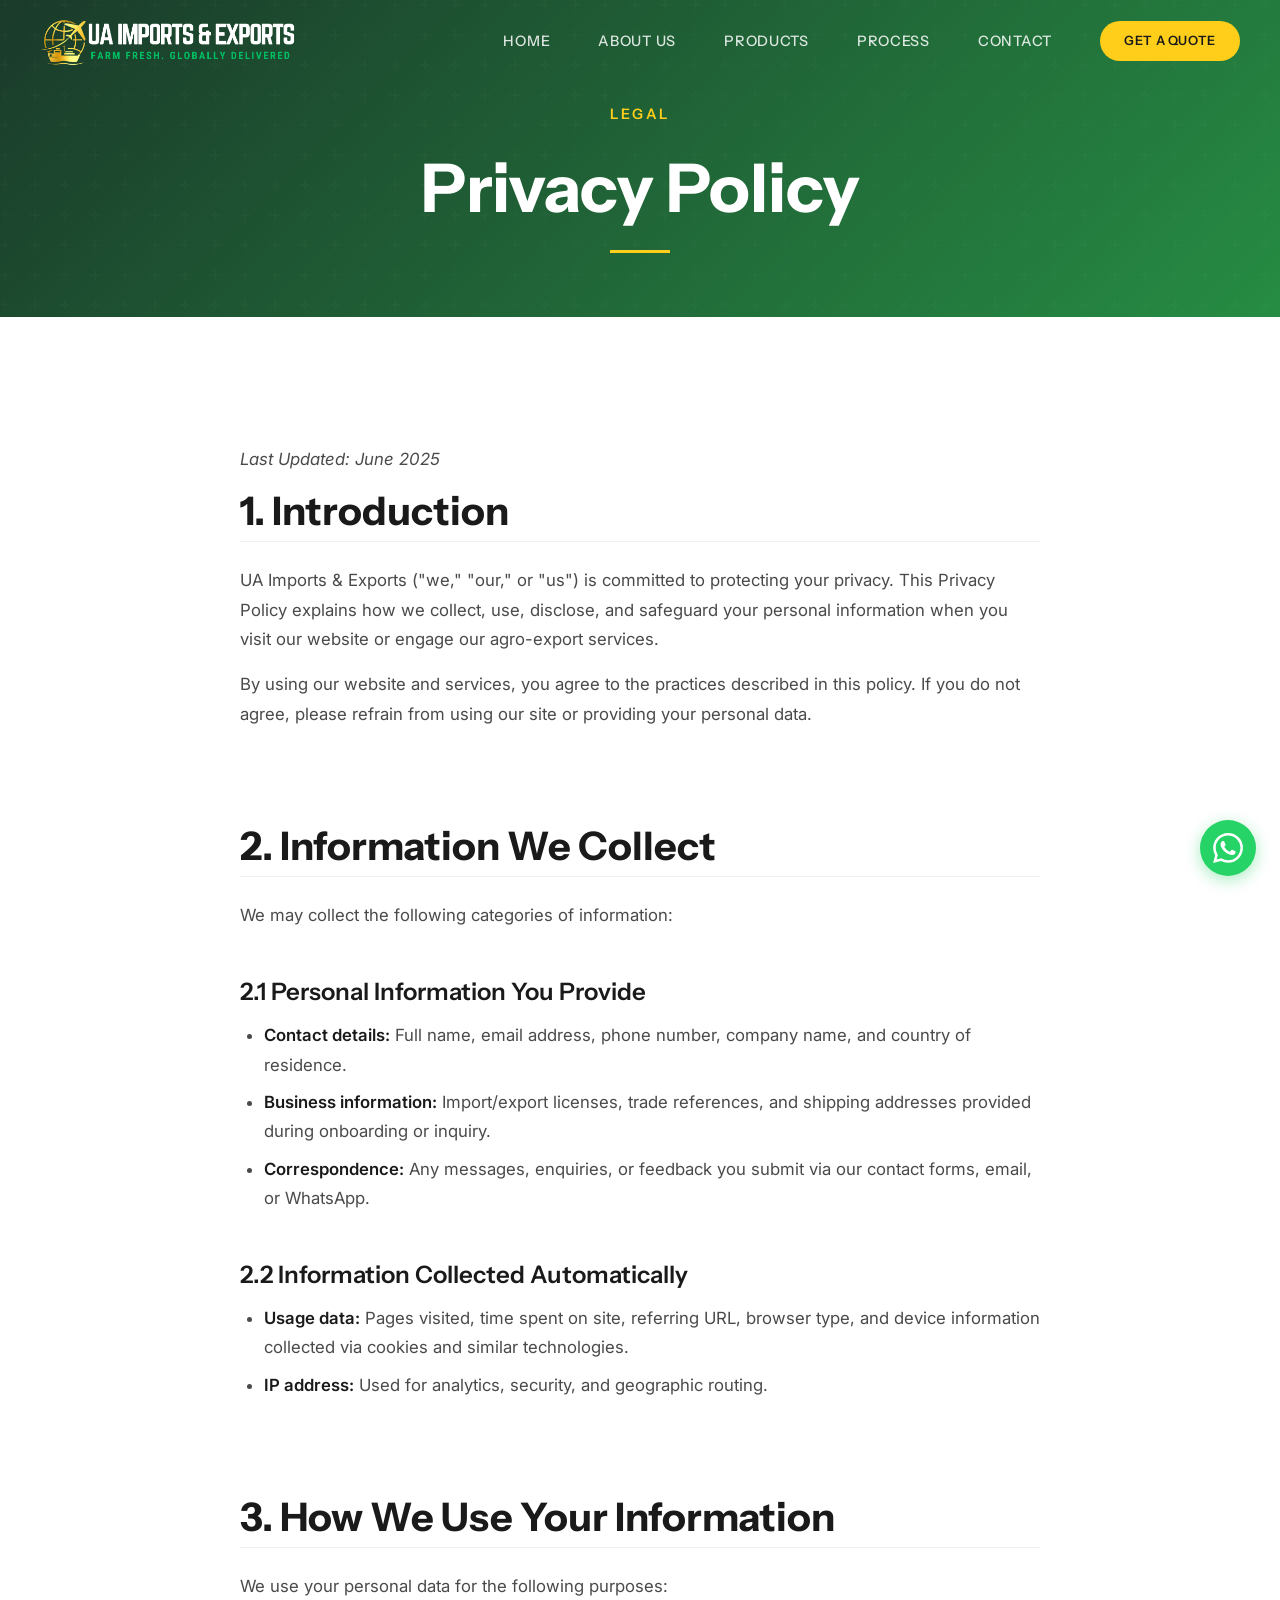
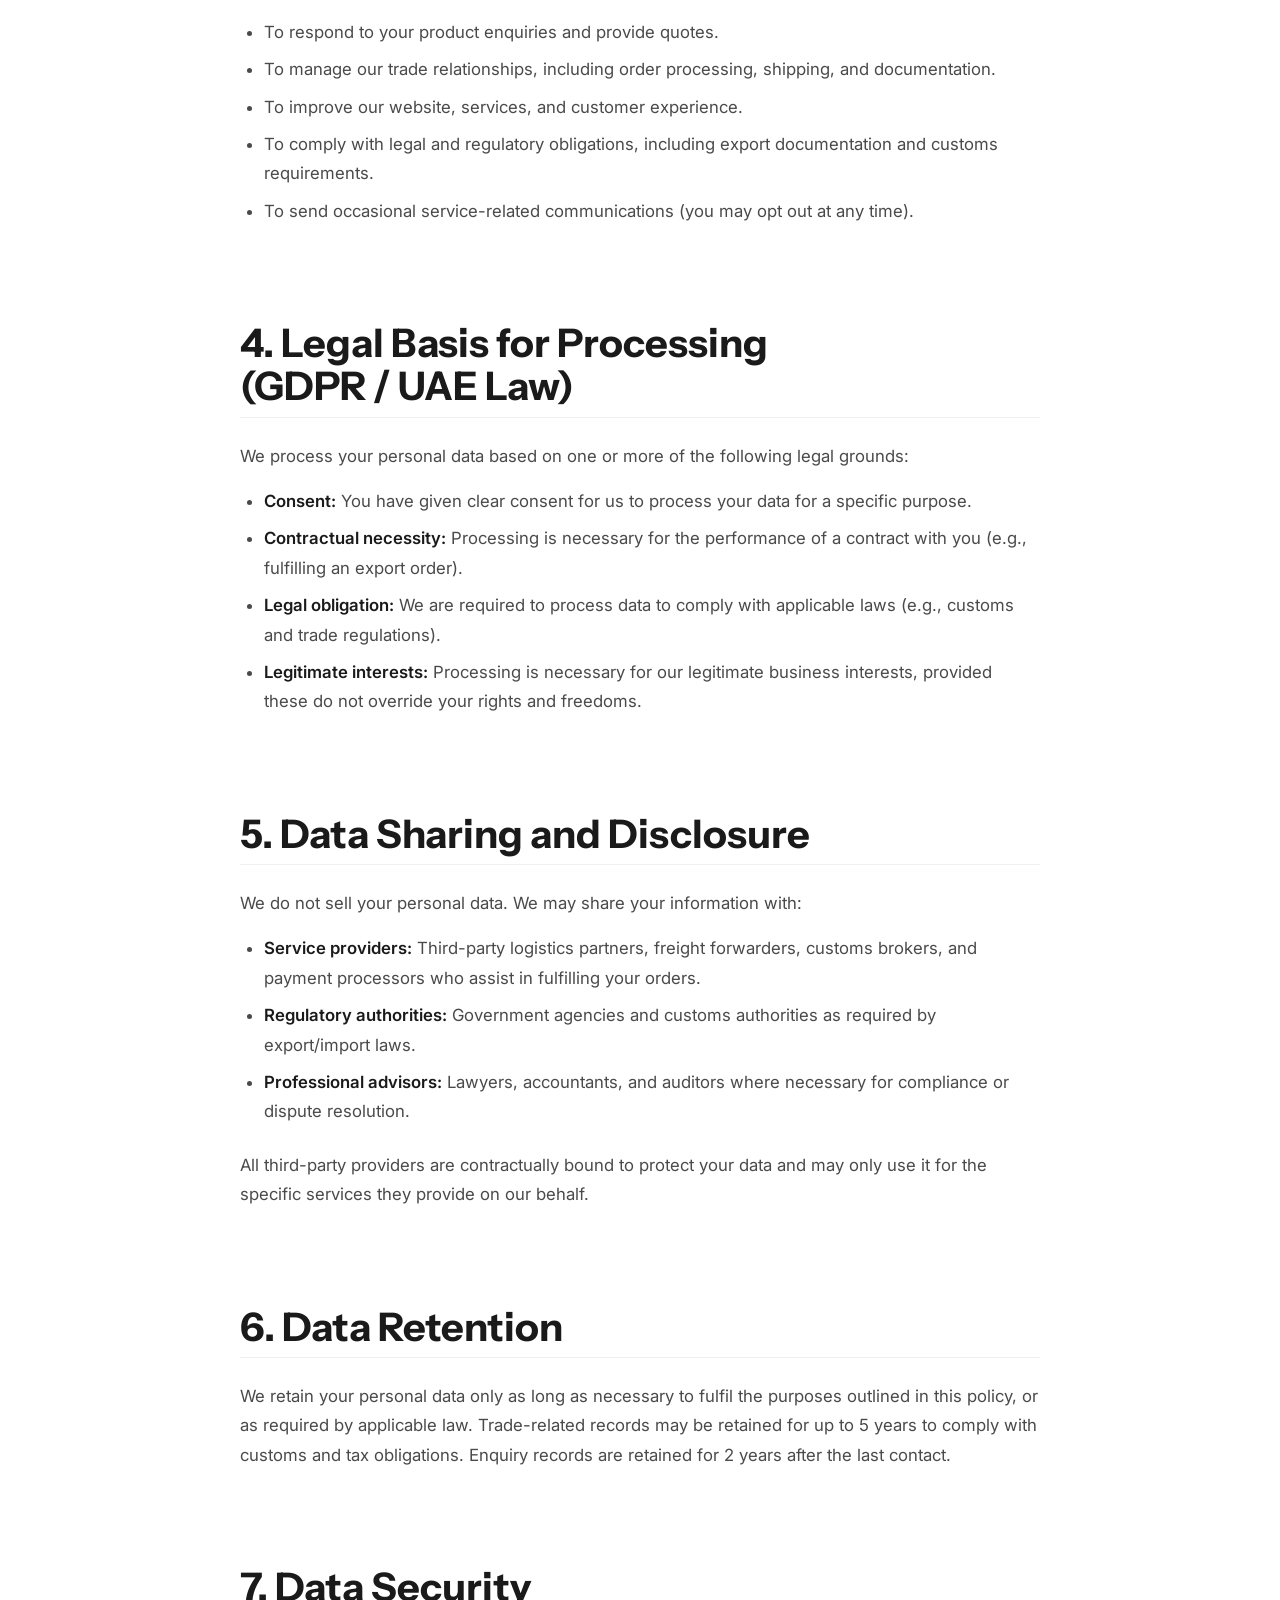
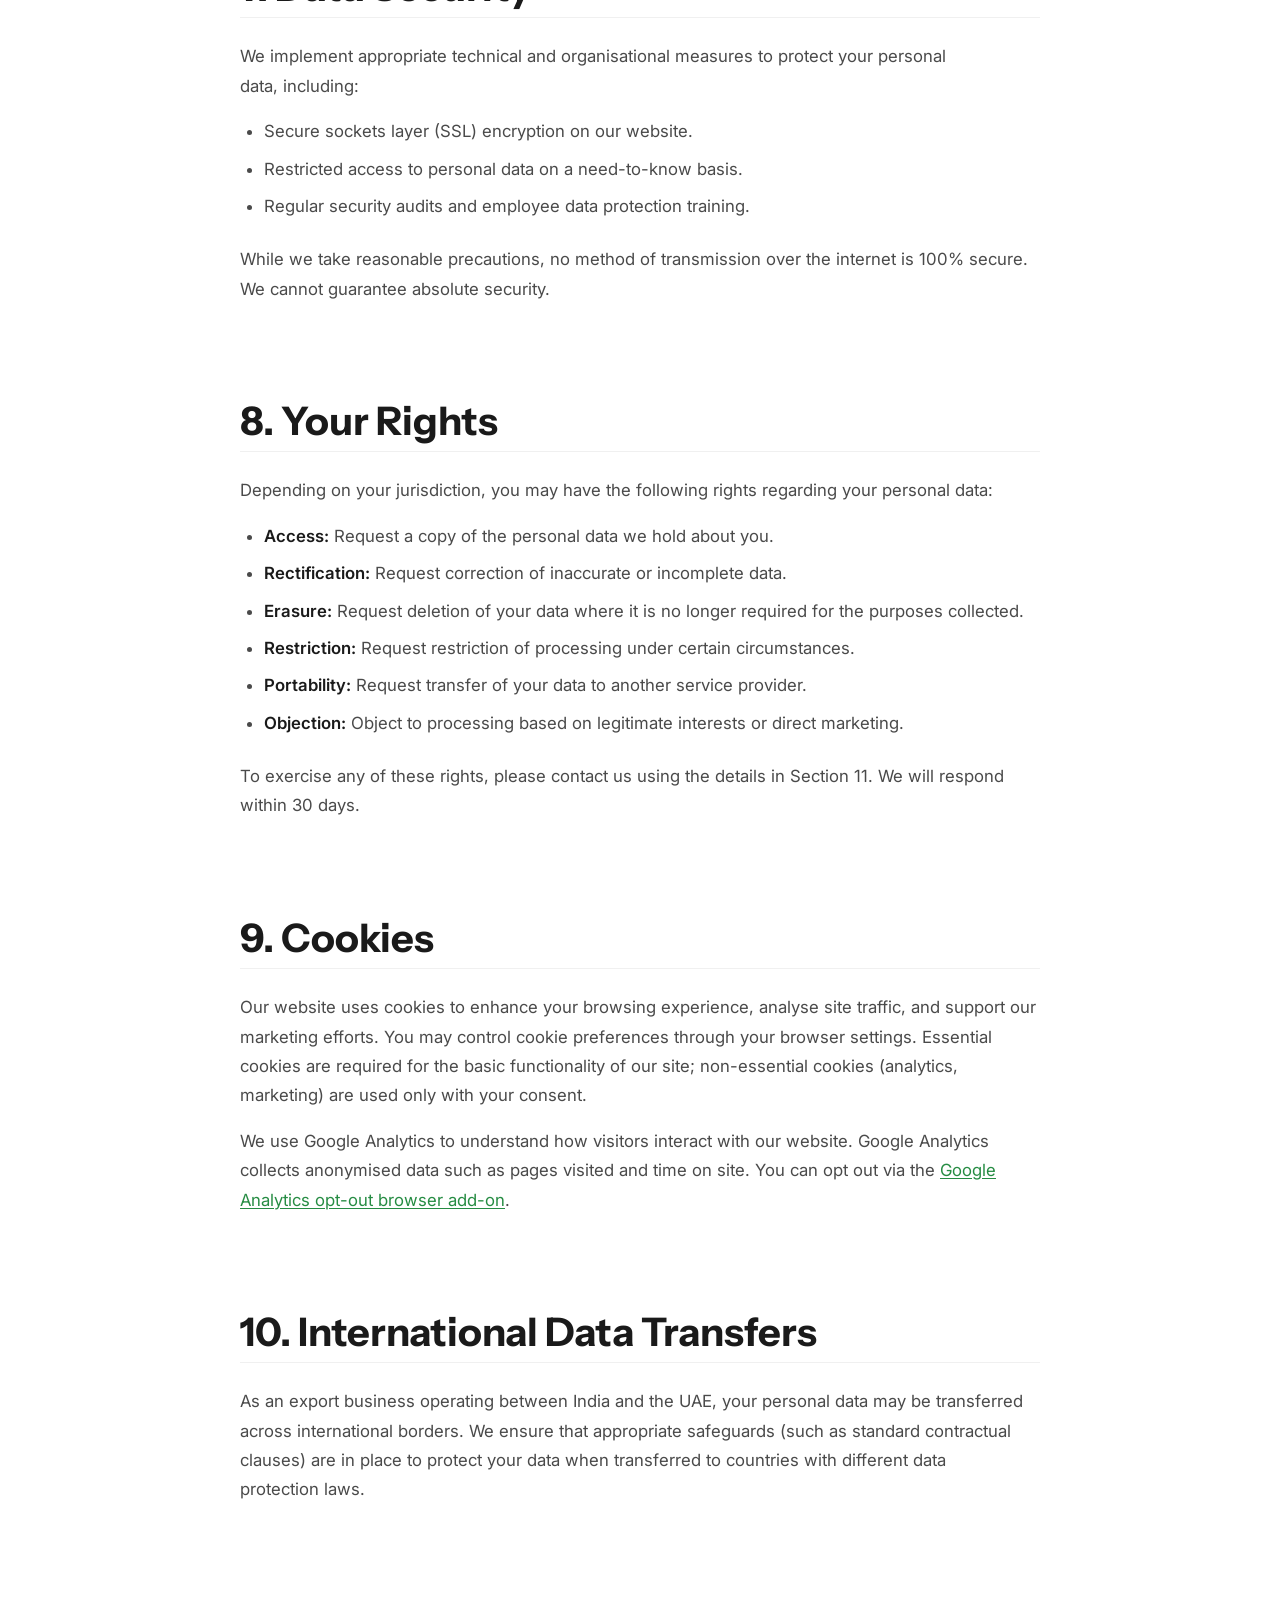
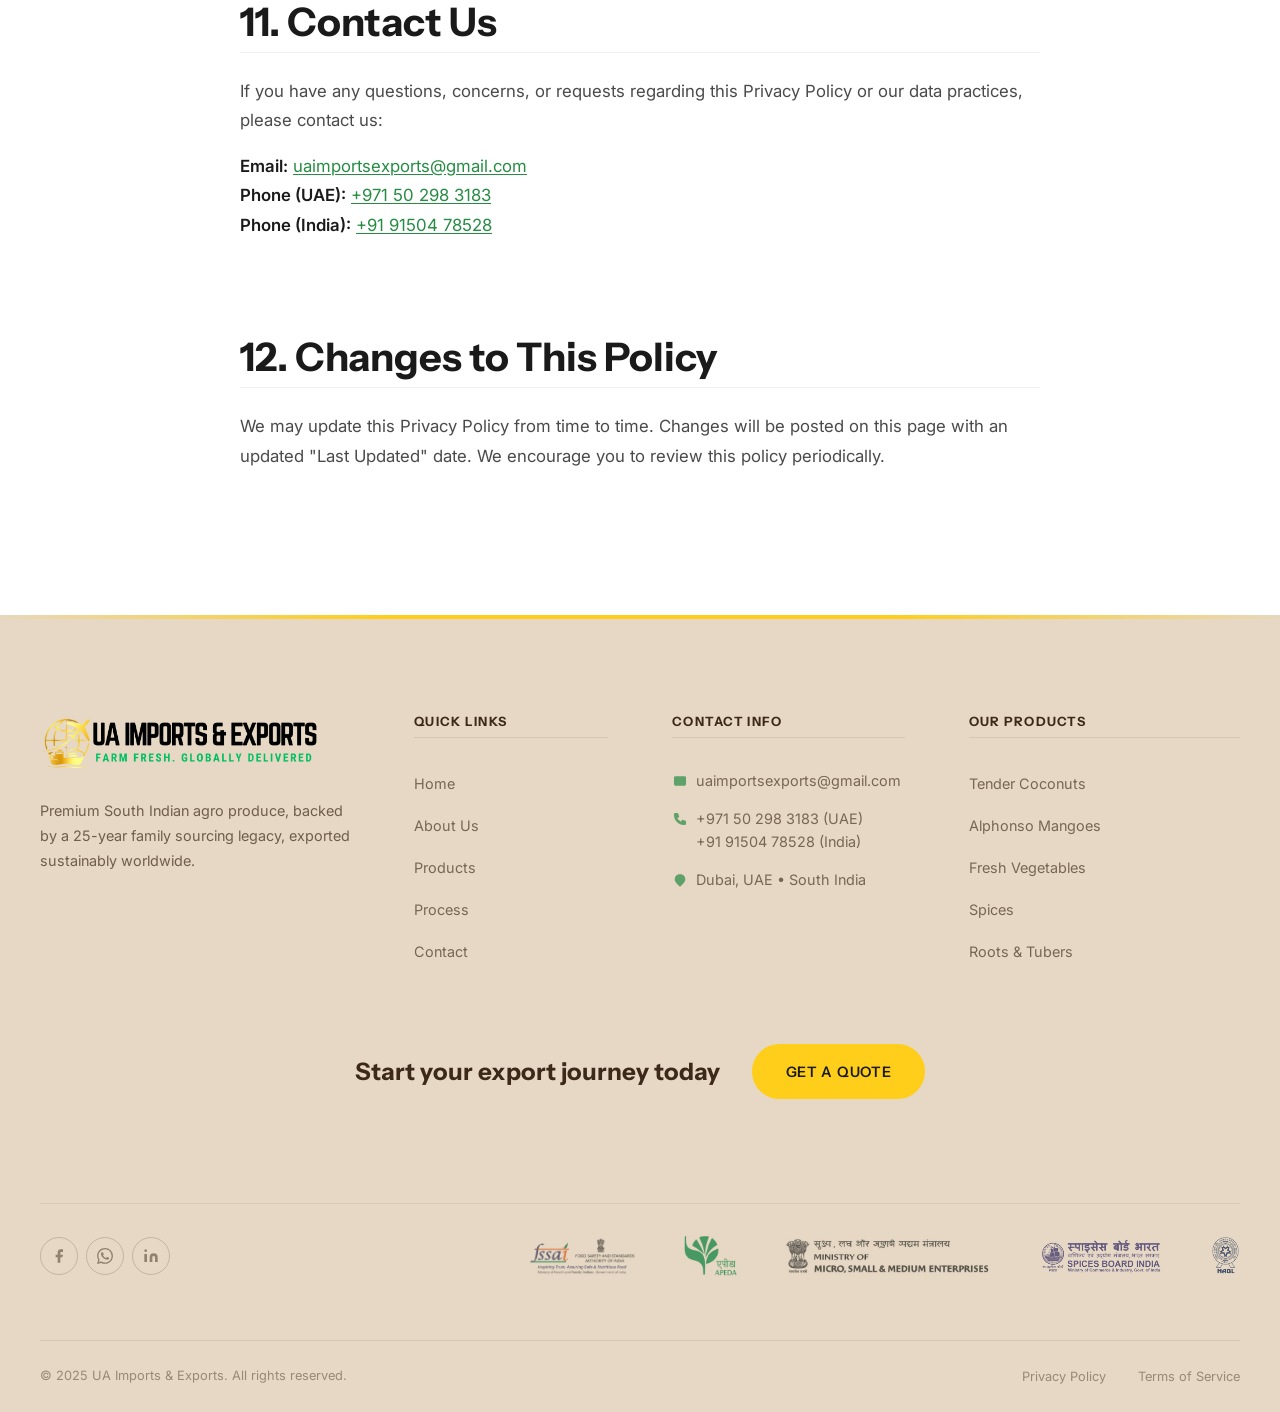
<file: privacy-policy.html>
<!DOCTYPE html>
<html lang="en">
<head>
  <meta charset="UTF-8">
  <meta name="viewport" content="width=device-width, initial-scale=1.0">
  <meta http-equiv="X-UA-Compatible" content="ie=edge">

  <title>UA Imports & Exports — Privacy Policy</title>
  <meta name="description" content="Privacy Policy for UA Imports & Exports. Learn how we collect, use, and protect your personal data when you engage with our South Indian agro export services.">
  <meta name="keywords" content="privacy policy, data protection, UA Imports and Exports, agro exports, personal data">
  <meta name="author" content="UA Imports & Exports">
  <meta name="robots" content="index, follow">

  <meta property="og:type" content="website">
  <meta property="og:title" content="UA Imports & Exports — Privacy Policy">
  <meta property="og:description" content="Learn how UA Imports & Exports collects, uses, and protects your personal data.">
  <meta property="og:url" content="https://www.uaimportsexports.com/privacy-policy">
  <meta property="og:site_name" content="UA Imports & Exports">

  <!-- Canonical -->
  <link rel="canonical" href="https://www.uaimportsexports.com/privacy-policy">

  <!-- Twitter Card -->
  <meta name="twitter:card" content="summary_large_image">
  <meta name="twitter:title" content="UA Imports & Exports — Privacy Policy">
  <meta name="twitter:description" content="Learn how UA Imports & Exports collects, uses, and protects your personal data.">
  <meta name="twitter:image" content="https://www.uaimportsexports.com/assets/images/Preview%20Images/index-preview.png">

  <!-- Structured Data -->
  <script type="application/ld+json">
  {
    "@context": "https://schema.org",
    "@type": "BreadcrumbList",
    "itemListElement": [
      { "@type": "ListItem", "position": 1, "name": "Home", "item": "https://www.uaimportsexports.com/" },
      { "@type": "ListItem", "position": 2, "name": "Privacy Policy", "item": "https://www.uaimportsexports.com/privacy-policy" }
    ]
  }
  </script>
  <meta property="og:image" content="https://ua-imports-exports.vercel.app/assets/images/Preview%20Images/index-preview.png">

  <link rel="icon" type="image/png" href="assets/images/favicon.png">
  <link rel="alternate icon" type="image/png" href="assets/images/logo/logo-symbol.png">

  <link rel="preconnect" href="https://fonts.googleapis.com">
  <link rel="preconnect" href="https://fonts.gstatic.com" crossorigin>
  <link href="https://fonts.googleapis.com/css2?family=Instrument+Sans:ital,wght@0,400;0,500;0,600;0,700;1,400;1,500;1,600;1,700&family=Inter:wght@300;400;500;600;700;800&display=swap" rel="stylesheet">

  <!-- CSS (consolidated for performance) -->
  <link rel="stylesheet" href="css/styles.css">
<script>
  document.documentElement.classList.add('js');
  window.addEventListener('load', function () {
    setTimeout(function () {
      if (!document.documentElement.classList.contains('reveal-ready')) {
        document.querySelectorAll('[data-reveal]').forEach(function (el) {
          el.classList.add('is-revealed');
        });
      }
    }, 1500);
  });
</script>
</head>
<body>

  <nav class="navbar" id="navbar" role="navigation" aria-label="Main Navigation">
    <div class="navbar__inner">
      <a href="index.html" class="navbar__logo" aria-label="UA Imports & Exports — Home">
        <img src="assets/images/logo/UA Imports & Exports Header Logo.png" alt="UA Imports & Exports Logo" class="navbar__logo-img" width="48" height="48">
      </a>

      <div class="navbar__links">
        <a href="index.html" class="navbar__link">Home</a>
        <a href="about.html" class="navbar__link">About Us</a>
        <a href="products.html" class="navbar__link">Products</a>
        <a href="process.html" class="navbar__link">Process</a>
        <a href="contact.html" class="navbar__link">Contact</a>
        <a href="contact.html" class="navbar__cta">Get A Quote</a>
      </div>

      <button class="navbar__hamburger" id="navbar-hamburger" aria-label="Toggle Menu" aria-expanded="false">
        <span></span>
        <span></span>
        <span></span>
      </button>
    </div>

    <div class="navbar__mobile-overlay" id="navbar-mobile-overlay">
      <a href="index.html" class="navbar__link">Home</a>
      <a href="about.html" class="navbar__link">About Us</a>
      <a href="products.html" class="navbar__link">Products</a>
      <a href="process.html" class="navbar__link">Process</a>
      <a href="contact.html" class="navbar__link">Contact</a>
      <a href="contact.html" class="navbar__cta">Get A Quote</a>
    </div>
  </nav>

  <!-- ============================================================
       HERO
       ============================================================ -->
  <section class="legal-hero" id="hero" aria-label="Privacy Policy Hero">
    <div class="container">
      <p class="legal-hero__eyebrow">Legal</p>
      <h1 class="legal-hero__title">Privacy Policy</h1>
      <hr class="legal-hero__divider" aria-hidden="true">
    </div>
  </section>

  <main>
    <section class="legal-page section" id="privacy-policy" aria-label="Privacy Policy Content">
      <div class="container">
        <div class="legal-page__inner">
          <p class="legal-page__last-updated">Last Updated: June 2025</p>

          <h2>1. Introduction</h2>
          <p>UA Imports & Exports ("we," "our," or "us") is committed to protecting your privacy. This Privacy Policy explains how we collect, use, disclose, and safeguard your personal information when you visit our website or engage our agro-export services.</p>
          <p>By using our website and services, you agree to the practices described in this policy. If you do not agree, please refrain from using our site or providing your personal data.</p>

          <h2>2. Information We Collect</h2>
          <p>We may collect the following categories of information:</p>
          <h3>2.1 Personal Information You Provide</h3>
          <ul>
            <li><strong>Contact details:</strong> Full name, email address, phone number, company name, and country of residence.</li>
            <li><strong>Business information:</strong> Import/export licenses, trade references, and shipping addresses provided during onboarding or inquiry.</li>
            <li><strong>Correspondence:</strong> Any messages, enquiries, or feedback you submit via our contact forms, email, or WhatsApp.</li>
          </ul>
          <h3>2.2 Information Collected Automatically</h3>
          <ul>
            <li><strong>Usage data:</strong> Pages visited, time spent on site, referring URL, browser type, and device information collected via cookies and similar technologies.</li>
            <li><strong>IP address:</strong> Used for analytics, security, and geographic routing.</li>
          </ul>

          <h2>3. How We Use Your Information</h2>
          <p>We use your personal data for the following purposes:</p>
          <ul>
            <li>To respond to your product enquiries and provide quotes.</li>
            <li>To manage our trade relationships, including order processing, shipping, and documentation.</li>
            <li>To improve our website, services, and customer experience.</li>
            <li>To comply with legal and regulatory obligations, including export documentation and customs requirements.</li>
            <li>To send occasional service-related communications (you may opt out at any time).</li>
          </ul>

          <h2>4. Legal Basis for Processing (GDPR / UAE Law)</h2>
          <p>We process your personal data based on one or more of the following legal grounds:</p>
          <ul>
            <li><strong>Consent:</strong> You have given clear consent for us to process your data for a specific purpose.</li>
            <li><strong>Contractual necessity:</strong> Processing is necessary for the performance of a contract with you (e.g., fulfilling an export order).</li>
            <li><strong>Legal obligation:</strong> We are required to process data to comply with applicable laws (e.g., customs and trade regulations).</li>
            <li><strong>Legitimate interests:</strong> Processing is necessary for our legitimate business interests, provided these do not override your rights and freedoms.</li>
          </ul>

          <h2>5. Data Sharing and Disclosure</h2>
          <p>We do not sell your personal data. We may share your information with:</p>
          <ul>
            <li><strong>Service providers:</strong> Third-party logistics partners, freight forwarders, customs brokers, and payment processors who assist in fulfilling your orders.</li>
            <li><strong>Regulatory authorities:</strong> Government agencies and customs authorities as required by export/import laws.</li>
            <li><strong>Professional advisors:</strong> Lawyers, accountants, and auditors where necessary for compliance or dispute resolution.</li>
          </ul>
          <p>All third-party providers are contractually bound to protect your data and may only use it for the specific services they provide on our behalf.</p>

          <h2>6. Data Retention</h2>
          <p>We retain your personal data only as long as necessary to fulfil the purposes outlined in this policy, or as required by applicable law. Trade-related records may be retained for up to 5 years to comply with customs and tax obligations. Enquiry records are retained for 2 years after the last contact.</p>

          <h2>7. Data Security</h2>
          <p>We implement appropriate technical and organisational measures to protect your personal data, including:</p>
          <ul>
            <li>Secure sockets layer (SSL) encryption on our website.</li>
            <li>Restricted access to personal data on a need-to-know basis.</li>
            <li>Regular security audits and employee data protection training.</li>
          </ul>
          <p>While we take reasonable precautions, no method of transmission over the internet is 100% secure. We cannot guarantee absolute security.</p>

          <h2>8. Your Rights</h2>
          <p>Depending on your jurisdiction, you may have the following rights regarding your personal data:</p>
          <ul>
            <li><strong>Access:</strong> Request a copy of the personal data we hold about you.</li>
            <li><strong>Rectification:</strong> Request correction of inaccurate or incomplete data.</li>
            <li><strong>Erasure:</strong> Request deletion of your data where it is no longer required for the purposes collected.</li>
            <li><strong>Restriction:</strong> Request restriction of processing under certain circumstances.</li>
            <li><strong>Portability:</strong> Request transfer of your data to another service provider.</li>
            <li><strong>Objection:</strong> Object to processing based on legitimate interests or direct marketing.</li>
          </ul>
          <p>To exercise any of these rights, please contact us using the details in Section 11. We will respond within 30 days.</p>

          <h2>9. Cookies</h2>
          <p>Our website uses cookies to enhance your browsing experience, analyse site traffic, and support our marketing efforts. You may control cookie preferences through your browser settings. Essential cookies are required for the basic functionality of our site; non-essential cookies (analytics, marketing) are used only with your consent.</p>
          <p>We use Google Analytics to understand how visitors interact with our website. Google Analytics collects anonymised data such as pages visited and time on site. You can opt out via the <a href="https://tools.google.com/dlpage/gaoptout" target="_blank" rel="noopener noreferrer">Google Analytics opt-out browser add-on</a>.</p>

          <h2>10. International Data Transfers</h2>
          <p>As an export business operating between India and the UAE, your personal data may be transferred across international borders. We ensure that appropriate safeguards (such as standard contractual clauses) are in place to protect your data when transferred to countries with different data protection laws.</p>

          <h2>11. Contact Us</h2>
          <p>If you have any questions, concerns, or requests regarding this Privacy Policy or our data practices, please contact us:</p>
          <p>
            <strong>Email:</strong> <a href="mailto:uaimportsexports@gmail.com">uaimportsexports@gmail.com</a><br>
            <strong>Phone (UAE):</strong> <a href="tel:+971502983183">+971 50 298 3183</a><br>
            <strong>Phone (India):</strong> <a href="tel:+919150478528">+91 91504 78528</a>
          </p>

          <h2>12. Changes to This Policy</h2>
          <p>We may update this Privacy Policy from time to time. Changes will be posted on this page with an updated "Last Updated" date. We encourage you to review this policy periodically.</p>
        </div>
      </div>
    </section>
  </main>

  <footer class="footer" id="footer" role="contentinfo" aria-label="Site Footer">
    <div class="footer__top-border" aria-hidden="true"></div>
    <div class="container">
      <div class="footer__grid">
        <div class="footer__brand">
          <a href="index.html" class="footer__logo">
            <img src="assets/images/logo/UA%20Imports%20&%20Exports%20Footer%20Logo.png" alt="UA Imports & Exports" class="footer__logo-img" loading="lazy" width="200" height="auto">
          </a>
          <p class="footer__description">Premium South Indian agro produce, backed by a 25-year family sourcing legacy, exported sustainably worldwide.</p>
        </div>
        <div class="footer__col">
          <h4 class="footer__col-title">Quick Links</h4>
          <ul class="footer__links">
            <li><a href="index.html" class="footer__link">Home</a></li>
            <li><a href="about.html" class="footer__link">About Us</a></li>
            <li><a href="products.html" class="footer__link">Products</a></li>
            <li><a href="process.html" class="footer__link">Process</a></li>
            <li><a href="contact.html" class="footer__link">Contact</a></li>
          </ul>
        </div>
        <div class="footer__col">
          <h4 class="footer__col-title">Contact Info</h4>
          <ul class="footer__contact">
            <li class="footer__contact-item">
              <svg class="footer__contact-icon" viewBox="0 0 24 24" fill="currentColor"><path d="M3 8l7.89 5.26a2 2 0 002.22 0L21 8M5 19h14a2 2 0 002-2V7a2 2 0 00-2-2H5a2 2 0 00-2 2v10a2 2 0 002 2z"/></svg>
              <span class="footer__contact-text"><a href="mailto:uaimportsexports@gmail.com">uaimportsexports@gmail.com</a></span>
            </li>
            <li class="footer__contact-item">
              <svg class="footer__contact-icon" viewBox="0 0 24 24" fill="currentColor"><path d="M3 5a2 2 0 012-2h3.28a1 1 0 01.948.684l1.498 4.493a1 1 0 01-.502 1.21l-2.257 1.13a11.042 11.042 0 005.516 5.516l1.13-2.257a1 1 0 011.21-.502l4.493 1.498a1 1 0 01.684.949V19a2 2 0 01-2 2h-1C9.716 21 3 14.284 3 6V5z"/></svg>
              <span class="footer__contact-text">
                <a href="tel:+971502983183">+971 50 298 3183</a> (UAE)<br>
                <a href="tel:+919150478528">+91 91504 78528</a> (India)
              </span>
            </li>
            <li class="footer__contact-item">
              <svg class="footer__contact-icon" viewBox="0 0 24 24" fill="currentColor"><path d="M17.657 16.657L13.414 20.9a1.998 1.998 0 01-2.827 0l-4.244-4.243a8 8 0 1111.314 0z"/><path d="M15 11a3 3 0 11-6 0 3 3 0 016 0z"/></svg>
              <span class="footer__contact-text">Dubai, UAE &bull; South India</span>
            </li>
          </ul>
        </div>
        <div class="footer__col">
          <h4 class="footer__col-title">Our Products</h4>
          <ul class="footer__links">
            <li><a href="products.html" class="footer__link">Tender Coconuts</a></li>
            <li><a href="products.html" class="footer__link">Alphonso Mangoes</a></li>
            <li><a href="products.html" class="footer__link">Fresh Vegetables</a></li>
            <li><a href="products.html" class="footer__link">Spices</a></li>
            <li><a href="products.html" class="footer__link">Roots & Tubers</a></li>
          </ul>
        </div>

        <div class="footer__cta-row">
          <p class="footer__cta-text">Start your export journey today</p>
          <a href="contact.html" class="btn btn-gold">Get A Quote</a>
        </div>

        <div class="footer__certs-row">
          <div class="footer__social">
            <a href="https://facebook.com" class="footer__social-link" aria-label="Facebook" target="_blank" rel="noopener noreferrer">
              <svg viewBox="0 0 24 24" fill="currentColor"><path d="M18 2h-3a5 5 0 0 0-5 5v3H7v4h3v8h4v-8h3l1-4h-4V7a1 1 0 0 1 1-1h3z"/></svg>
            </a>
            <a href="https://wa.me/971502983183" class="footer__social-link" aria-label="WhatsApp" target="_blank" rel="noopener noreferrer">
              <svg viewBox="0 0 24 24" fill="currentColor"><path d="M17.472 14.382c-.297-.149-1.758-.867-2.03-.967-.273-.099-.471-.148-.67.15-.197.297-.767.966-.94 1.164-.173.199-.347.223-.644.075-.297-.15-1.255-.463-2.39-1.475-.883-.788-1.48-1.761-1.653-2.059-.173-.297-.018-.458.13-.606.134-.133.298-.347.446-.52.149-.174.198-.298.298-.497.099-.198.05-.371-.025-.52-.075-.149-.669-1.612-.916-2.207-.242-.579-.487-.5-.669-.51-.173-.008-.371-.01-.57-.01-.198 0-.52.074-.792.372-.272.297-1.04 1.016-1.04 2.479 0 1.462 1.065 2.875 1.213 3.074.149.198 2.096 3.2 5.077 4.487.709.306 1.262.489 1.694.625.712.227 1.36.195 1.871.118.571-.085 1.758-.719 2.006-1.413.248-.694.248-1.289.173-1.413-.074-.124-.272-.198-.57-.347m-5.421 7.403h-.004a9.87 9.87 0 01-5.031-1.378l-.361-.214-3.741.982.998-3.648-.235-.374a9.86 9.86 0 01-1.51-5.26c.001-5.45 4.436-9.884 9.888-9.884 2.64 0 5.122 1.03 6.988 2.898a9.825 9.825 0 012.893 6.994c-.003 5.45-4.437 9.884-9.885 9.884m8.413-18.297A11.815 11.815 0 0012.05 0C5.495 0 .16 5.335.157 11.892c0 2.096.547 4.142 1.588 5.945L.057 24l6.305-1.654a11.882 11.882 0 005.683 1.448h.005c6.554 0 11.89-5.335 11.893-11.893a11.821 11.821 0 00-3.48-8.413z"/></svg>
            </a>
            <a href="https://linkedin.com" class="footer__social-link" aria-label="LinkedIn" target="_blank" rel="noopener noreferrer">
              <svg viewBox="0 0 24 24" fill="currentColor"><path d="M16 8a6 6 0 016 6v7h-4v-7a2 2 0 00-2-2 2 2 0 00-2 2v7h-4v-7a6 6 0 016-6zM2 9h4v12H2zM4 6a2 2 0 100-4 2 2 0 000 4z"/></svg>
            </a>
          </div>
          <div class="footer__certs-logos">
            <img src="assets/images/Certification%20and%20License%20Logos/FSSAI.png" alt="FSSAI" class="footer__certs-row-img" loading="lazy">
            <img src="assets/images/Certification%20and%20License%20Logos/APEDA%20Logo%20_%20Cleaned.png" alt="APEDA" class="footer__certs-row-img" loading="lazy">
            <img src="assets/images/Certification%20and%20License%20Logos/MSME%20Logo%20_%20Cleaned.png" alt="MSME" class="footer__certs-row-img" loading="lazy">
            <img src="assets/images/Certification%20and%20License%20Logos/Spices%20Board%20India.png" alt="Spices Board India" class="footer__certs-row-img" loading="lazy">
            <img src="assets/images/Certification%20and%20License%20Logos/Enhanced%20NABL%20Logo.png" alt="Enhanced NABL Logo" class="footer__certs-row-img" loading="lazy">
          </div>
        </div>
      </div>

      <div class="footer__bottom">
        <p class="footer__copyright">&copy; 2025 UA Imports &amp; Exports. All rights reserved.</p>
        <div class="footer__bottom-links">
          <a href="privacy-policy.html" class="footer__bottom-link">Privacy Policy</a>
          <a href="terms-of-service.html" class="footer__bottom-link">Terms of Service</a>
        </div>
      </div>
    </div>
  </footer>

  <a href="https://wa.me/971502983183" target="_blank" rel="noopener noreferrer" class="whatsapp-float" aria-label="Chat on WhatsApp">
    <svg viewBox="0 0 24 24"><path d="M17.472 14.382c-.297-.149-1.758-.867-2.03-.967-.273-.099-.471-.148-.67.15-.197.297-.767.966-.94 1.164-.173.199-.347.223-.644.075-.297-.15-1.255-.463-2.39-1.475-.883-.788-1.48-1.761-1.653-2.059-.173-.297-.018-.458.13-.606.134-.133.298-.347.446-.52.149-.174.198-.298.298-.497.099-.198.05-.371-.025-.52-.075-.149-.669-1.612-.916-2.207-.242-.579-.487-.5-.669-.51-.173-.008-.371-.01-.57-.01-.198 0-.52.074-.792.372-.272.297-1.04 1.016-1.04 2.479 0 1.462 1.065 2.875 1.213 3.074.149.198 2.096 3.2 5.077 4.487.709.306 1.262.489 1.694.625.712.227 1.36.195 1.871.118.571-.085 1.758-.719 2.006-1.413.248-.694.248-1.289.173-1.413-.074-.124-.272-.198-.57-.347m-5.421 7.403h-.004a9.87 9.87 0 01-5.031-1.378l-.361-.214-3.741.982.998-3.648-.235-.374a9.86 9.86 0 01-1.51-5.26c.001-5.45 4.436-9.884 9.888-9.884 2.64 0 5.122 1.03 6.988 2.898a9.825 9.825 0 012.893 6.994c-.003 5.45-4.437 9.884-9.885 9.884m8.413-18.297A11.815 11.815 0 0012.05 0C5.495 0 .16 5.335.157 11.892c0 2.096.547 4.142 1.588 5.945L.057 24l6.305-1.654a11.882 11.882 0 005.683 1.448h.005c6.554 0 11.89-5.335 11.893-11.893a11.821 11.821 0 00-3.48-8.413z"/></svg>
  </a>

  <script type="module" src="js/main.js"></script>

</body>
</html>
</file>
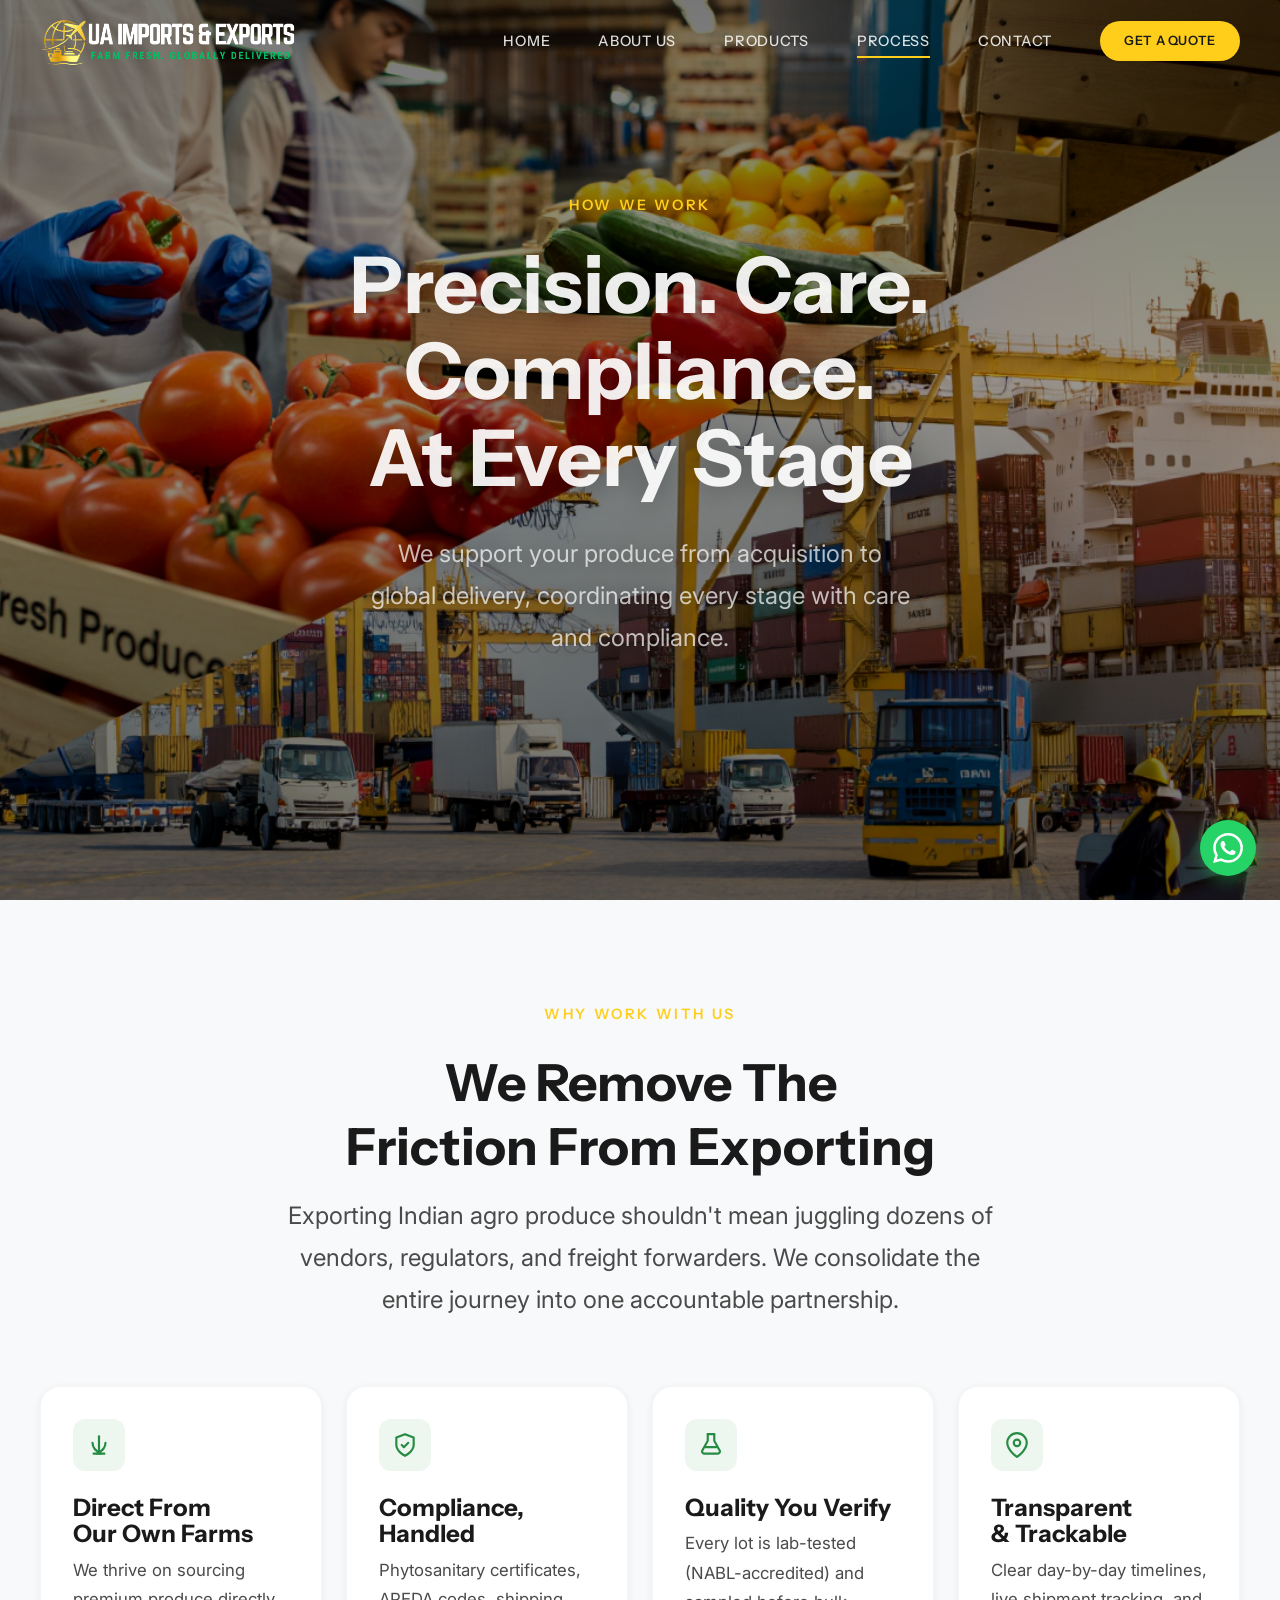
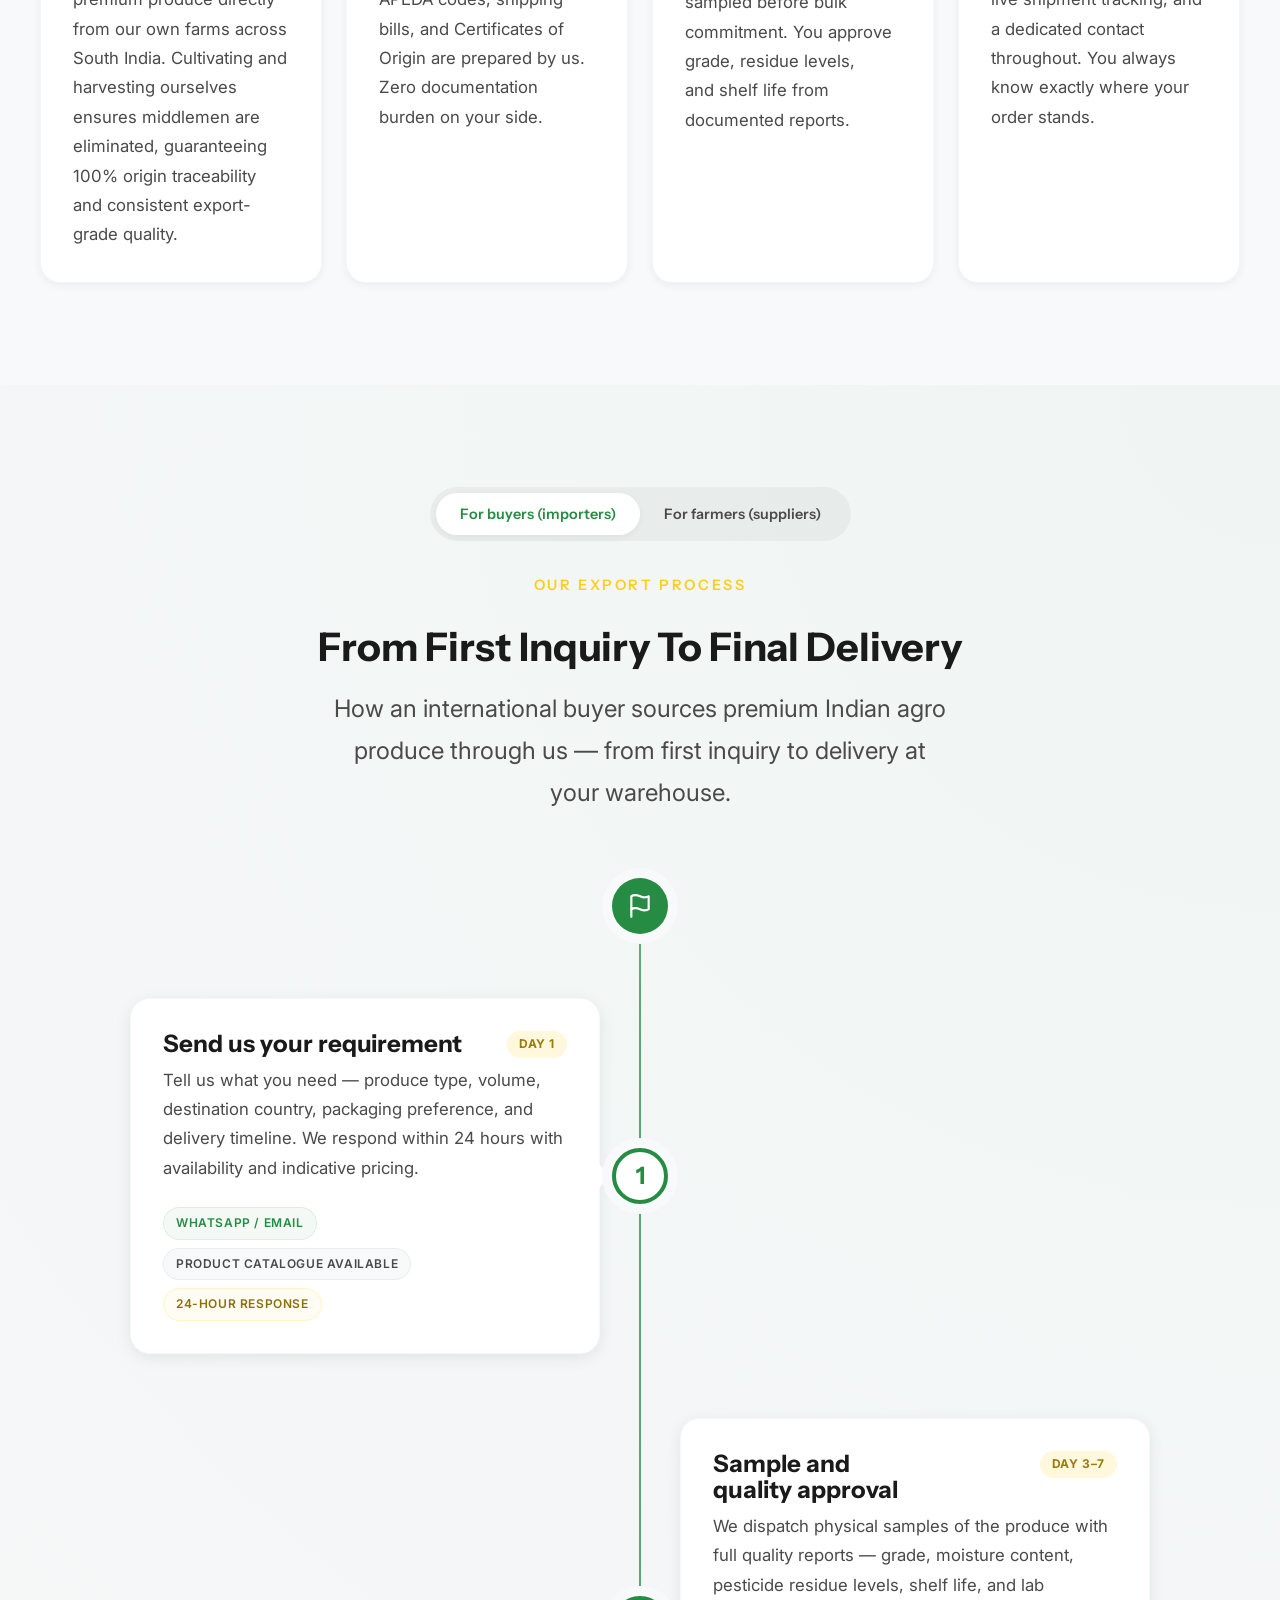
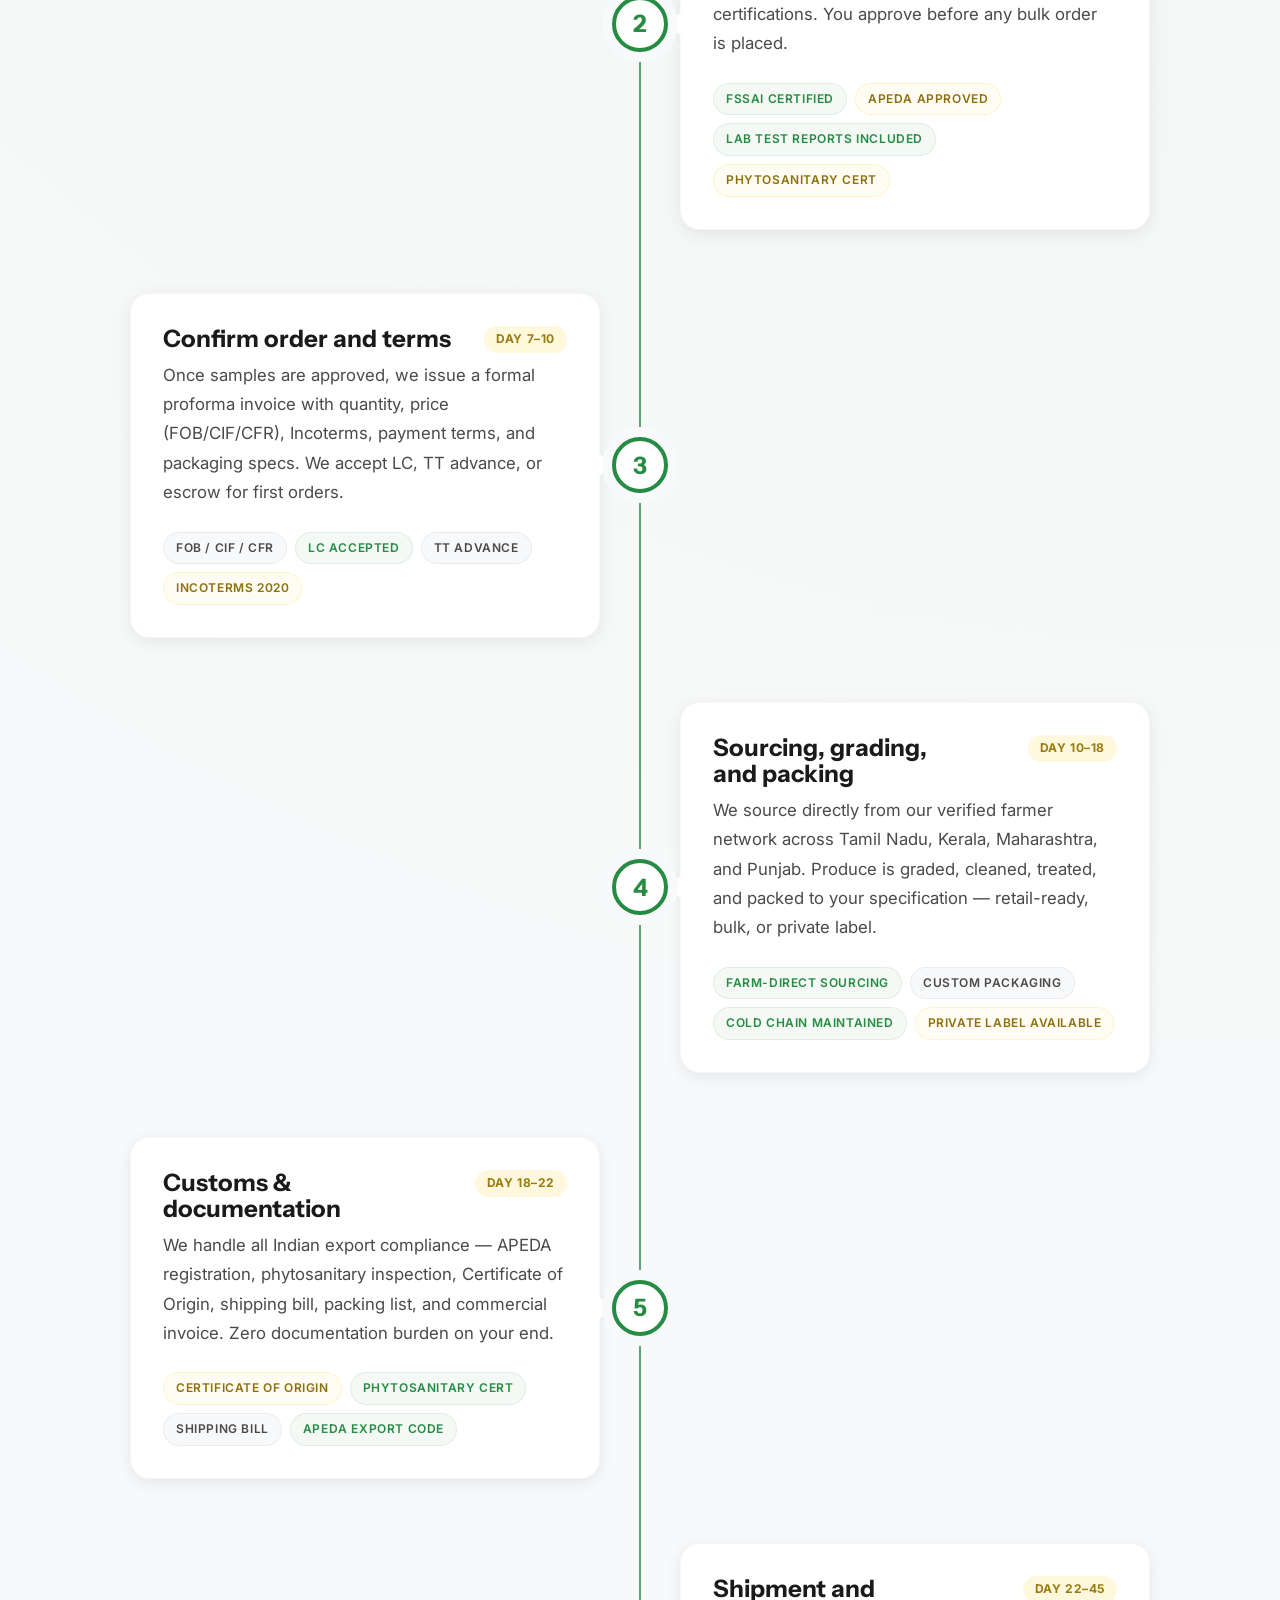
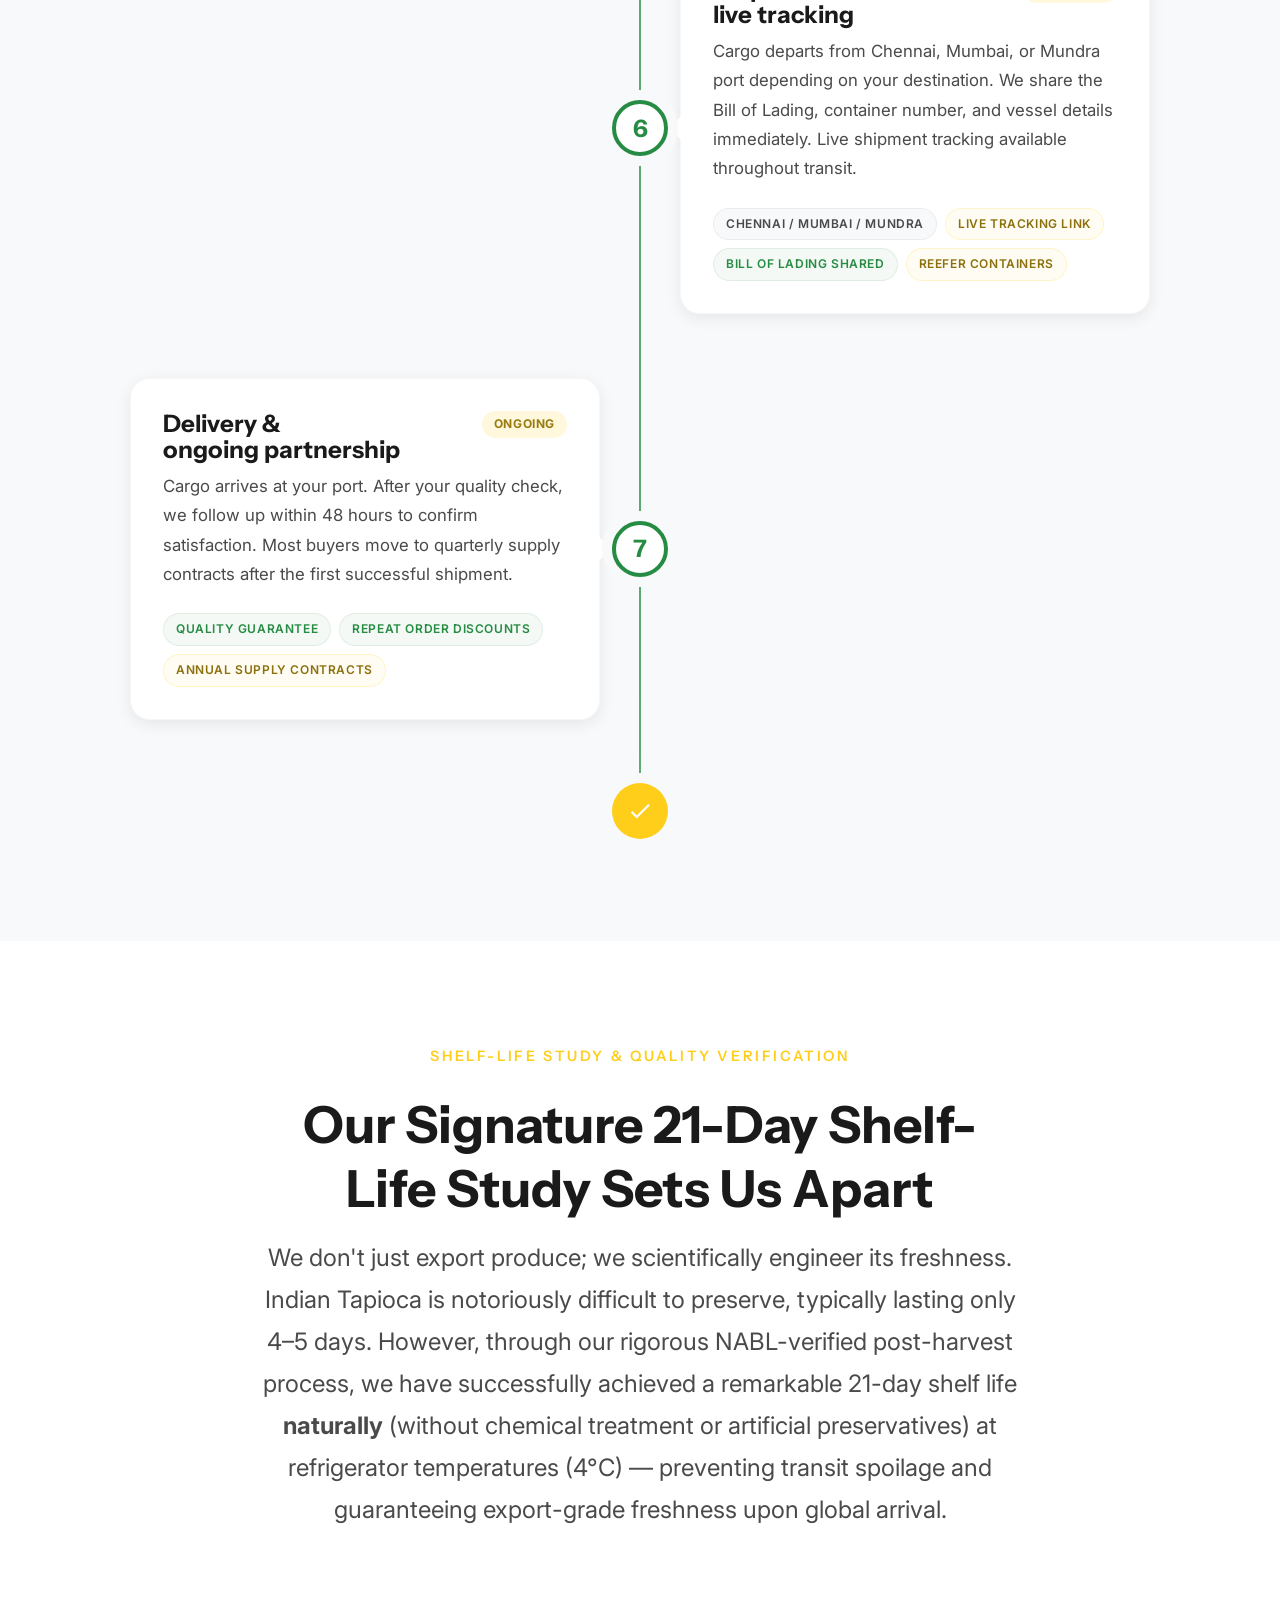
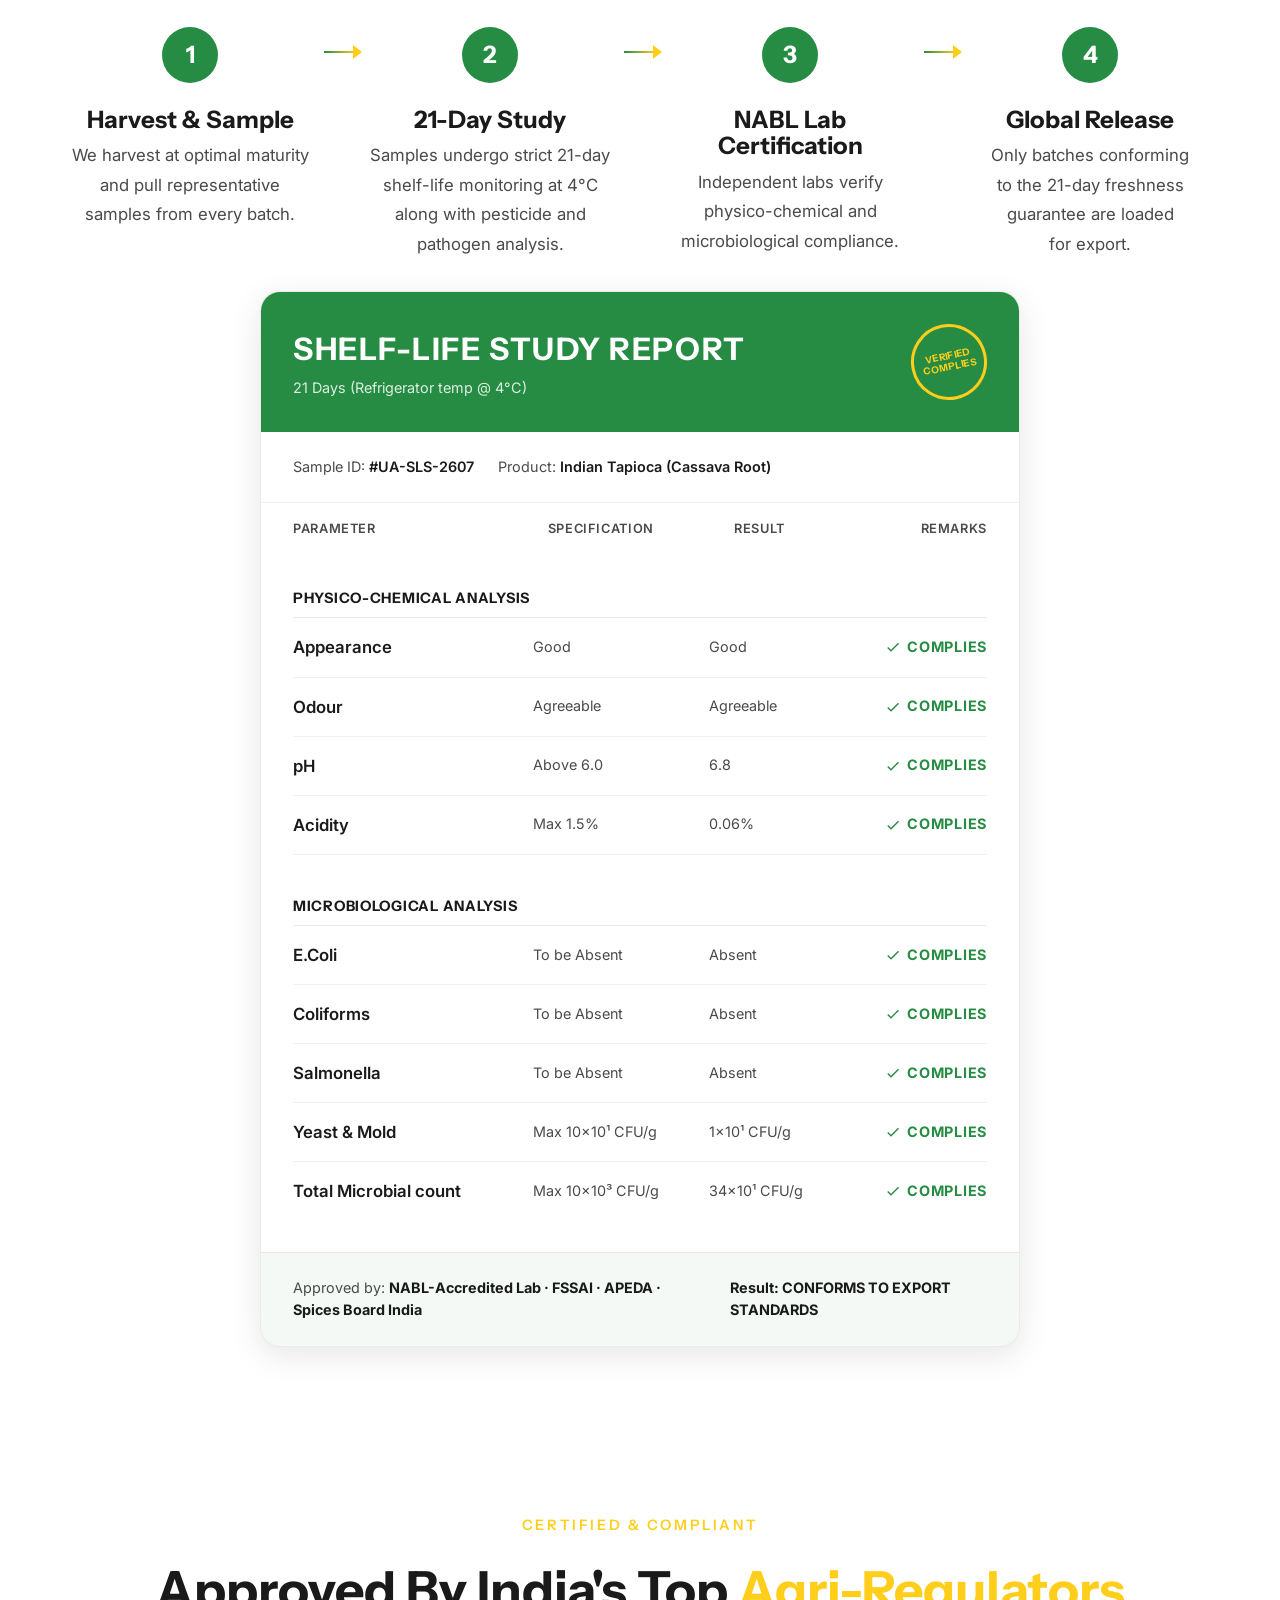
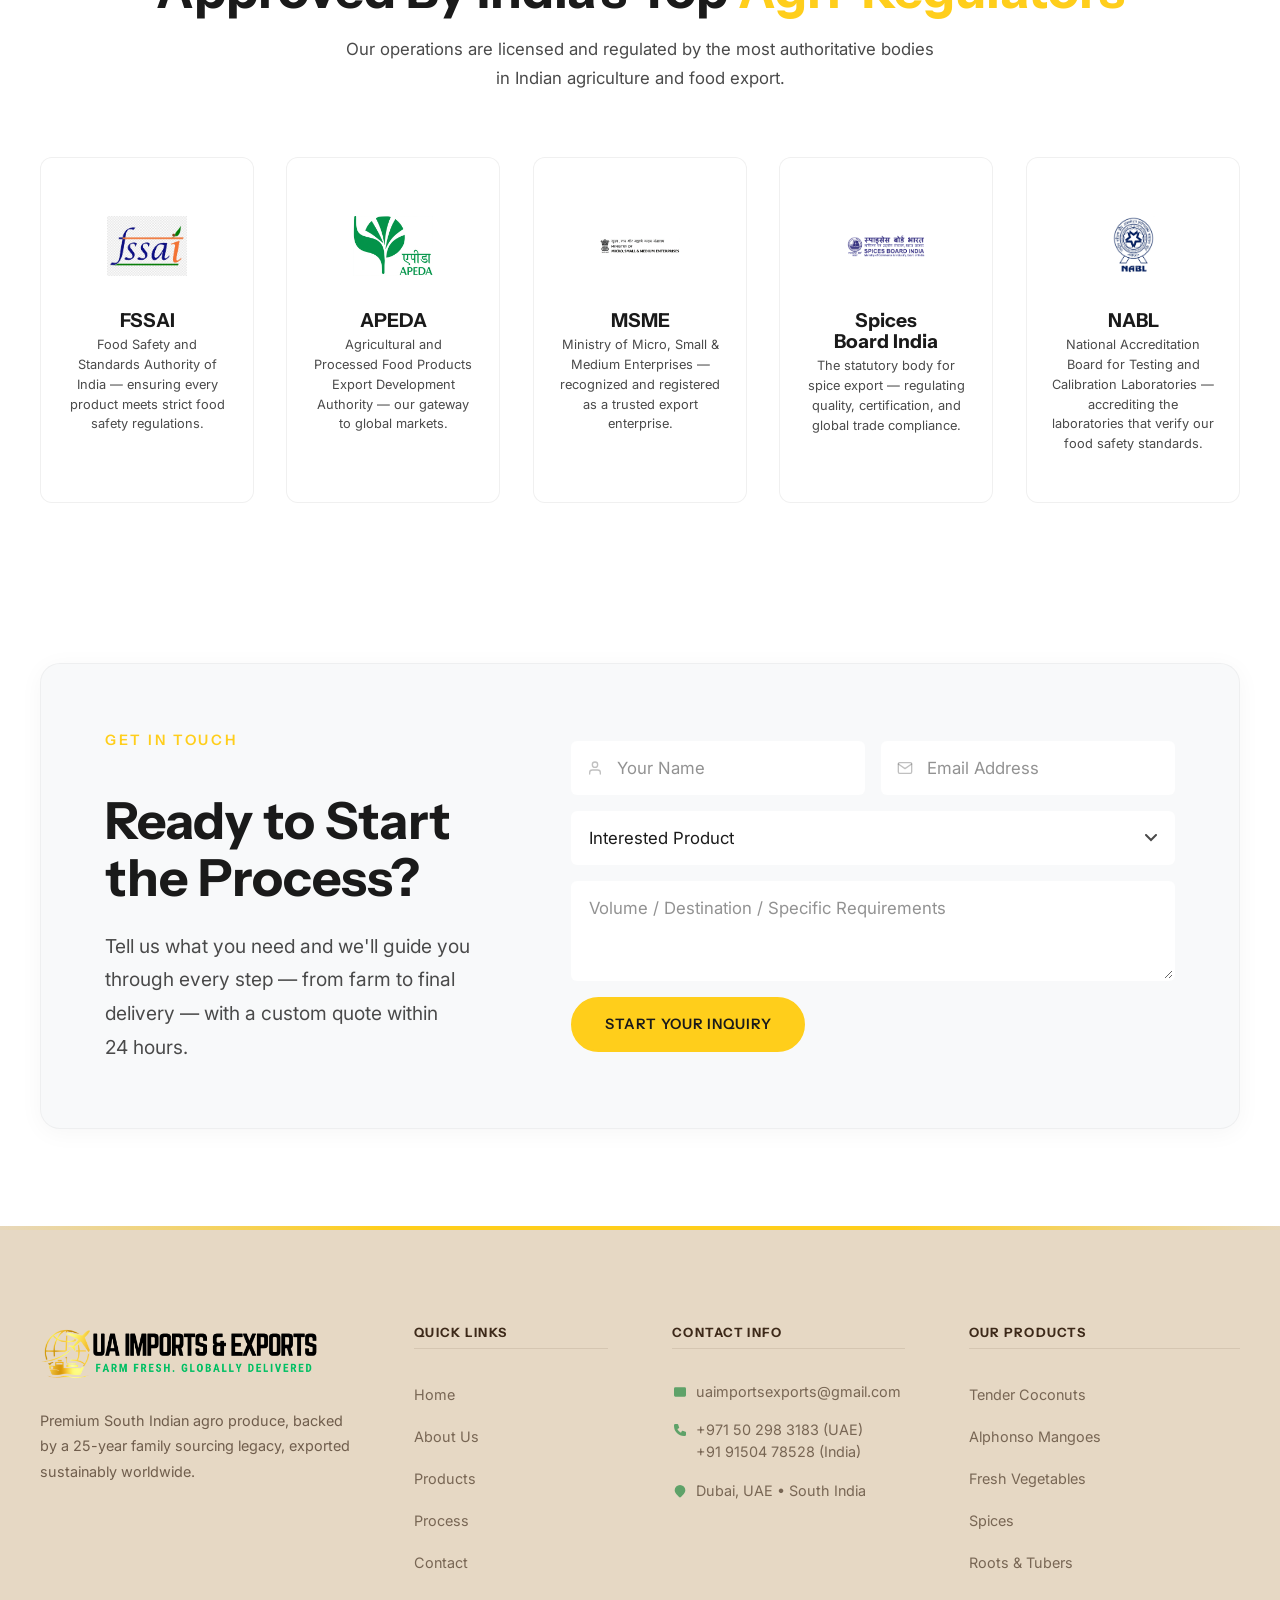
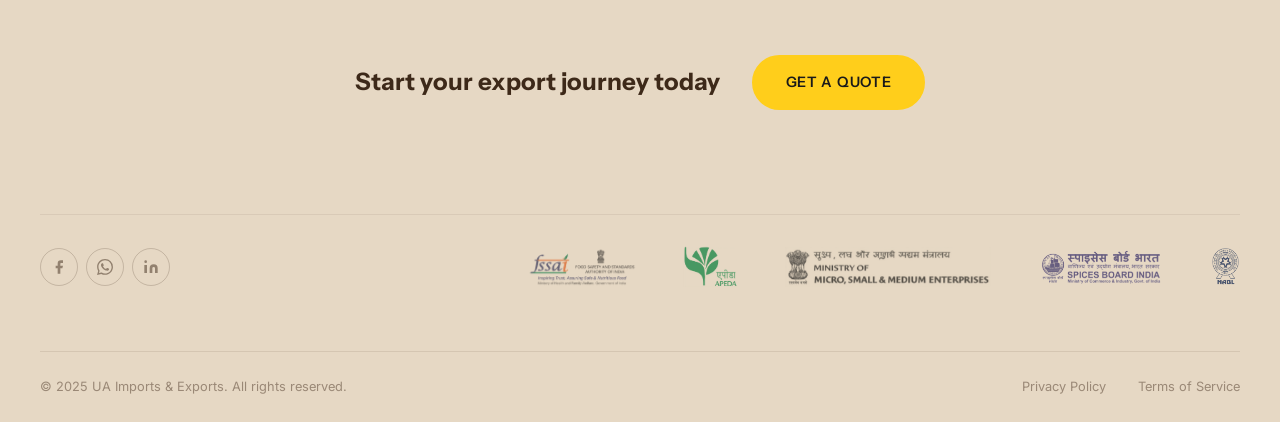
<file: process.html>
<!DOCTYPE html>
<html lang="en">
<head>
  <meta charset="UTF-8">
  <meta name="viewport" content="width=device-width, initial-scale=1.0">
  <meta http-equiv="X-UA-Compatible" content="ie=edge">

  <!-- SEO Meta -->
  <title>UA Imports & Exports — Our Process</title>
  <meta name="description" content="End-to-end support for farm exports. From sourcing and quality checks to packaging, compliance, and logistics — every step backed by FSSAI, APEDA, MSME, and Spices Board India certifications.">
  <meta name="keywords" content="agro exports process, quality testing, FSSAI, APEDA, MSME, Spices Board India, export compliance, Indian produce">
  <meta name="author" content="UA Imports & Exports">
  <meta name="robots" content="index, follow">

  <!-- Open Graph -->
  <meta property="og:type" content="website">
  <meta property="og:title" content="UA Imports & Exports — Our Process">
  <meta property="og:description" content="End-to-end support for farm exports. Sourcing, testing, packaging, compliance, and logistics backed by FSSAI & APEDA certification.">
  <meta property="og:image" content="https://ua-imports-exports.vercel.app/assets/images/Preview%20Images/process-preview.png">
  <meta property="og:url" content="https://www.uaimportsexports.com/process">
  <meta property="og:site_name" content="UA Imports & Exports">

  <!-- Canonical -->
  <link rel="canonical" href="https://www.uaimportsexports.com/process">

  <!-- Twitter Card -->
  <meta name="twitter:card" content="summary_large_image">
  <meta name="twitter:title" content="UA Imports & Exports — Our Process">
  <meta name="twitter:description" content="End-to-end support for farm exports. Sourcing, testing, packaging, compliance, and logistics backed by FSSAI & APEDA certification.">
  <meta name="twitter:image" content="https://www.uaimportsexports.com/assets/images/Preview%20Images/process-preview.png">

  <!-- Structured Data -->
  <script type="application/ld+json">
  {
    "@context": "https://schema.org",
    "@type": "Organization",
    "name": "UA Imports & Exports",
    "url": "https://www.uaimportsexports.com/process",
    "logo": "https://www.uaimportsexports.com/assets/images/logo/logo-symbol.png",
    "image": "https://www.uaimportsexports.com/assets/images/Preview%20Images/process-preview.png",
    "description": "UA Imports & Exports manages end-to-end agro exports: sourcing, quality testing, packaging, compliance, and logistics — backed by FSSAI, APEDA, MSME, and Spices Board India certifications.",
    "email": ["info@uaimportsexports.com", "uaimportsexports@gmail.com"],
    "telephone": ["+971502983183", "+919150478528"],
    "address": { "@type": "PostalAddress", "addressRegion": "South India", "addressCountry": "IN" },
    "sameAs": []
  }
  </script>
  <script type="application/ld+json">
  {
    "@context": "https://schema.org",
    "@type": "BreadcrumbList",
    "itemListElement": [
      { "@type": "ListItem", "position": 1, "name": "Home", "item": "https://www.uaimportsexports.com/" },
      { "@type": "ListItem", "position": 2, "name": "Our Process", "item": "https://www.uaimportsexports.com/process" }
    ]
  }
  </script>

  <!-- Favicon -->
  <link rel="icon" type="image/png" href="assets/images/favicon.png">

  <!-- Google Fonts -->
  <link rel="preconnect" href="https://fonts.googleapis.com">
  <link rel="preconnect" href="https://fonts.gstatic.com" crossorigin>
  <link href="https://fonts.googleapis.com/css2?family=Instrument+Sans:ital,wght@0,400;0,500;0,600;0,700;1,400;1,500;1,600;1,700&family=Inter:wght@300;400;500;600;700;800&display=swap" rel="stylesheet">

  <!-- CSS (consolidated for performance) -->
  <link rel="stylesheet" href="css/styles.css">
<script>
  document.documentElement.classList.add('js');
  window.addEventListener('load', function () {
    setTimeout(function () {
      if (!document.documentElement.classList.contains('reveal-ready')) {
        document.querySelectorAll('[data-reveal]').forEach(function (el) {
          el.classList.add('is-revealed');
        });
      }
    }, 1500);
  });
</script>
</head>
<body>

  <!-- ============================================================
       SECTION 1: Navigation
       ============================================================ -->
  <nav class="navbar" id="navbar" role="navigation" aria-label="Main Navigation">
    <div class="navbar__inner">
      <!-- Logo -->
      <a href="index.html" class="navbar__logo" aria-label="UA Imports & Exports — Home">
        <img src="assets/images/logo/UA Imports & Exports Header Logo.png" alt="UA Imports & Exports Logo" class="navbar__logo-img" width="48" height="48">
      </a>

      <!-- Desktop Nav Links & CTA -->
      <div class="navbar__links">
        <a href="index.html" class="navbar__link">Home</a>
        <a href="about.html" class="navbar__link">About Us</a>
        <a href="products.html" class="navbar__link">Products</a>
        <a href="process.html" class="navbar__link active">Process</a>
        <a href="contact.html" class="navbar__link">Contact</a>
        <a href="contact.html" class="navbar__cta">Get A Quote</a>
      </div>

      <!-- Hamburger -->
      <button class="navbar__hamburger" id="navbar-hamburger" aria-label="Toggle Menu" aria-expanded="false">
        <span></span>
        <span></span>
        <span></span>
      </button>
    </div>

    <!-- Mobile Overlay -->
    <div class="navbar__mobile-overlay" id="navbar-mobile-overlay">
      <a href="index.html" class="navbar__link">Home</a>
      <a href="about.html" class="navbar__link">About Us</a>
      <a href="products.html" class="navbar__link">Products</a>
      <a href="process.html" class="navbar__link">Process</a>
      <a href="contact.html" class="navbar__link">Contact</a>
      <a href="contact.html" class="navbar__cta">Get A Quote</a>
    </div>
  </nav>

  <!-- ============================================================
       HERO
       ============================================================ -->
  <section class="hero" id="hero" aria-label="Export Process Hero">
    <img class="hero__image"
         src="assets/images/Hero images/process-hero.png"
         alt=""
         aria-hidden="true"
         loading="eager">
    <div class="hero__overlay" aria-hidden="true"></div>
    <div class="hero__content">
      <p class="hero__eyebrow">How We Work</p>
      <h1 class="hero__title">Precision. Care. Compliance.<br>At Every Stage</h1>
      <p class="hero__subtitle">We support your produce from acquisition to global delivery, coordinating every stage with care and compliance.</p>
    </div>
  </section>


  <!-- ============================================================
       SECTION: How We Remove The Friction (Overview / Pillars)
       ============================================================ -->
  <section class="friction section" id="overview" aria-label="How We Remove The Friction">
    <div class="container">
      <div class="friction__header" data-reveal="fade-up">
        <p class="eyebrow">Why Work With Us</p>
        <h2 class="friction__heading">We Remove The <span class="highlight">Friction</span> From Exporting</h2>
        <p class="friction__subtitle">Exporting Indian agro produce shouldn't mean juggling dozens of vendors, regulators, and freight forwarders. We consolidate the entire journey into one accountable partnership.</p>
      </div>

      <div class="friction__grid">
        <div class="friction__card" data-reveal="fade-up" data-reveal-delay="0">
          <div class="friction__icon">
            <svg viewBox="0 0 24 24" fill="none" stroke="currentColor" stroke-width="2" stroke-linecap="round" stroke-linejoin="round"><path d="M7 20h10"/><path d="M10 20c5.5-2.5 8-6.4 8-10"/><path d="M14 20c-5.5-2.5-8-6.4-8-10"/><path d="M12 20V4"/></svg>
          </div>
          <h3 class="friction__title">Direct From Our Own Farms</h3>
          <p class="friction__desc">We thrive on sourcing premium produce directly from our own farms across South India. Cultivating and harvesting ourselves ensures middlemen are eliminated, guaranteeing 100% origin traceability and consistent export-grade quality.</p>
        </div>

        <div class="friction__card" data-reveal="fade-up" data-reveal-delay="1">
          <div class="friction__icon">
            <svg viewBox="0 0 24 24" fill="none" stroke="currentColor" stroke-width="2" stroke-linecap="round" stroke-linejoin="round"><path d="M12 22s8-4 8-10V5l-8-3-8 3v7c0 6 8 10 8 10z"/><path d="M9 12l2 2 4-4"/></svg>
          </div>
          <h3 class="friction__title">Compliance, Handled</h3>
          <p class="friction__desc">Phytosanitary certificates, APEDA codes, shipping bills, and Certificates of Origin are prepared by us. Zero documentation burden on your side.</p>
        </div>

        <div class="friction__card" data-reveal="fade-up" data-reveal-delay="2">
          <div class="friction__icon">
            <svg viewBox="0 0 24 24" fill="none" stroke="currentColor" stroke-width="2" stroke-linecap="round" stroke-linejoin="round"><path d="M9 2v6l-5 9a2 2 0 0 0 2 3h12a2 2 0 0 0 2-3l-5-9V2"/><path d="M9 2h6"/><path d="M7 14h10"/></svg>
          </div>
          <h3 class="friction__title">Quality You Verify</h3>
          <p class="friction__desc">Every lot is lab-tested (NABL-accredited) and sampled before bulk commitment. You approve grade, residue levels, and shelf life from documented reports.</p>
        </div>

        <div class="friction__card" data-reveal="fade-up" data-reveal-delay="3">
          <div class="friction__icon">
            <svg viewBox="0 0 24 24" fill="none" stroke="currentColor" stroke-width="2" stroke-linecap="round" stroke-linejoin="round"><path d="M21 10c0 7-9 13-9 13s-9-6-9-13a9 9 0 0 1 18 0z"/><circle cx="12" cy="10" r="3"/></svg>
          </div>
          <h3 class="friction__title">Transparent & Trackable</h3>
          <p class="friction__desc">Clear day-by-day timelines, live shipment tracking, and a dedicated contact throughout. You always know exactly where your order stands.</p>
        </div>
      </div>
    </div>
  </section>

  <!-- ============================================================
       SECTION: Export Process Timeline (Tabbed: Buyers / Farmers)
       ============================================================ -->
  <section class="process section bg-cloud" id="process" aria-label="Our Export Process">
    <div class="container process-container">

      <div class="process__header" data-reveal="fade-up">
        <div class="process__tabs" role="tablist" aria-label="Choose your role">
          <button class="process__tab active" data-tab="buyers" role="tab" aria-selected="true" aria-controls="panel-buyers">For buyers (importers)</button>
          <button class="process__tab" data-tab="farmers" role="tab" aria-selected="false" aria-controls="panel-farmers">For farmers (suppliers)</button>
        </div>
        <p class="eyebrow" data-panel-eyebrow="buyers">Our Export Process</p>
        <p class="eyebrow" data-panel-eyebrow="farmers" hidden>Our Farmer Partnership</p>
        <h2 class="process__main-heading" data-panel-heading="buyers">From First Inquiry To Final Delivery</h2>
        <h2 class="process__main-heading" data-panel-heading="farmers" hidden>From Your Farm To Global Markets</h2>
        <p class="process__subtext" data-panel-subtext="buyers">How an international buyer sources premium Indian agro produce through us — from first inquiry to delivery at your warehouse.</p>
        <p class="process__subtext" data-panel-subtext="farmers" hidden>How a farmer partners with us — from onboarding your farm to getting paid for every quality-grade harvest you supply.</p>
      </div>

      <!-- ── Buyers Panel ─────────────────────────── -->
      <div class="process__panel" id="panel-buyers" data-panel="buyers" data-reveal="fade">

        <div class="process__timeline" data-reveal="fade">
          <div class="process__start" data-reveal="fade-up">
            <div class="process__start-node">
              <svg viewBox="0 0 24 24" fill="none" stroke="currentColor" stroke-width="2" stroke-linecap="round" stroke-linejoin="round"><path d="M4 15s1-1 4-1 5 2 8 2 4-1 4-1V3s-1 1-4 1-5-2-8-2-4 1-4 1z"/><line x1="4" y1="22" x2="4" y2="15"/></svg>
            </div>
          </div>

          <div class="process__step" data-reveal="fade-up" data-reveal-delay="0">
            <div class="process__step-indicator">
              <span class="process__step-number">1</span>
            </div>
            <div class="process__step-content-wrapper">
              <div class="process__step-card">
                <div class="process__step-header">
                  <h3 class="process__step-title">Send us your requirement</h3>
                  <span class="process__step-time">Day 1</span>
                </div>
                <p class="process__step-desc">Tell us what you need — produce type, volume, destination country, packaging preference, and delivery timeline. We respond within 24 hours with availability and indicative pricing.</p>
                <div class="process__step-tags">
                  <span class="process-tag process-tag--green">WhatsApp / email</span>
                  <span class="process-tag process-tag--gray">Product catalogue available</span>
                  <span class="process-tag process-tag--orange">24-hour response</span>
                </div>
              </div>
            </div>
          </div>

          <div class="process__step" data-reveal="fade-up" data-reveal-delay="1">
            <div class="process__step-indicator">
              <span class="process__step-number">2</span>
            </div>
            <div class="process__step-content-wrapper">
              <div class="process__step-card">
                <div class="process__step-header">
                  <h3 class="process__step-title">Sample and quality approval</h3>
                  <span class="process__step-time">Day 3–7</span>
                </div>
                <p class="process__step-desc">We dispatch physical samples of the produce with full quality reports — grade, moisture content, pesticide residue levels, shelf life, and lab certifications. You approve before any bulk order is placed.</p>
                <div class="process__step-tags">
                  <span class="process-tag process-tag--green">FSSAI certified</span>
                  <span class="process-tag process-tag--blue">APEDA approved</span>
                  <span class="process-tag process-tag--green">Lab test reports included</span>
                  <span class="process-tag process-tag--orange">Phytosanitary cert</span>
                </div>
              </div>
            </div>
          </div>

          <div class="process__step" data-reveal="fade-up" data-reveal-delay="2">
            <div class="process__step-indicator">
              <span class="process__step-number">3</span>
            </div>
            <div class="process__step-content-wrapper">
              <div class="process__step-card">
                <div class="process__step-header">
                  <h3 class="process__step-title">Confirm order and terms</h3>
                  <span class="process__step-time">Day 7–10</span>
                </div>
                <p class="process__step-desc">Once samples are approved, we issue a formal proforma invoice with quantity, price (FOB/CIF/CFR), Incoterms, payment terms, and packaging specs. We accept LC, TT advance, or escrow for first orders.</p>
                <div class="process__step-tags">
                  <span class="process-tag process-tag--gray">FOB / CIF / CFR</span>
                  <span class="process-tag process-tag--green">LC accepted</span>
                  <span class="process-tag process-tag--gray">TT advance</span>
                  <span class="process-tag process-tag--blue">Incoterms 2020</span>
                </div>
              </div>
            </div>
          </div>

          <div class="process__step" data-reveal="fade-up" data-reveal-delay="3">
            <div class="process__step-indicator">
              <span class="process__step-number">4</span>
            </div>
            <div class="process__step-content-wrapper">
              <div class="process__step-card">
                <div class="process__step-header">
                  <h3 class="process__step-title">Sourcing, grading, and packing</h3>
                  <span class="process__step-time">Day 10–18</span>
                </div>
                <p class="process__step-desc">We source directly from our verified farmer network across Tamil Nadu, Kerala, Maharashtra, and Punjab. Produce is graded, cleaned, treated, and packed to your specification — retail-ready, bulk, or private label.</p>
                <div class="process__step-tags">
                  <span class="process-tag process-tag--green">Farm-direct sourcing</span>
                  <span class="process-tag process-tag--gray">Custom packaging</span>
                  <span class="process-tag process-tag--green">Cold chain maintained</span>
                  <span class="process-tag process-tag--orange">Private label available</span>
                </div>
              </div>
            </div>
          </div>

          <div class="process__step" data-reveal="fade-up" data-reveal-delay="4">
            <div class="process__step-indicator">
              <span class="process__step-number">5</span>
            </div>
            <div class="process__step-content-wrapper">
              <div class="process__step-card">
                <div class="process__step-header">
                  <h3 class="process__step-title">Customs & documentation</h3>
                  <span class="process__step-time">Day 18–22</span>
                </div>
                <p class="process__step-desc">We handle all Indian export compliance — APEDA registration, phytosanitary inspection, Certificate of Origin, shipping bill, packing list, and commercial invoice. Zero documentation burden on your end.</p>
                <div class="process__step-tags">
                  <span class="process-tag process-tag--blue">Certificate of Origin</span>
                  <span class="process-tag process-tag--green">Phytosanitary cert</span>
                  <span class="process-tag process-tag--gray">Shipping bill</span>
                  <span class="process-tag process-tag--green">APEDA export code</span>
                </div>
              </div>
            </div>
          </div>

          <div class="process__step" data-reveal="fade-up" data-reveal-delay="5">
            <div class="process__step-indicator">
              <span class="process__step-number">6</span>
            </div>
            <div class="process__step-content-wrapper">
              <div class="process__step-card">
                <div class="process__step-header">
                  <h3 class="process__step-title">Shipment and live tracking</h3>
                  <span class="process__step-time">Day 22–45</span>
                </div>
                <p class="process__step-desc">Cargo departs from Chennai, Mumbai, or Mundra port depending on your destination. We share the Bill of Lading, container number, and vessel details immediately. Live shipment tracking available throughout transit.</p>
                <div class="process__step-tags">
                  <span class="process-tag process-tag--gray">Chennai / Mumbai / Mundra</span>
                  <span class="process-tag process-tag--blue">Live tracking link</span>
                  <span class="process-tag process-tag--green">Bill of Lading shared</span>
                  <span class="process-tag process-tag--orange">Reefer containers</span>
                </div>
              </div>
            </div>
          </div>

          <div class="process__step" data-reveal="fade-up" data-reveal-delay="6">
            <div class="process__step-indicator">
              <span class="process__step-number">7</span>
            </div>
            <div class="process__step-content-wrapper">
              <div class="process__step-card">
                <div class="process__step-header">
                  <h3 class="process__step-title">Delivery & ongoing partnership</h3>
                  <span class="process__step-time">Ongoing</span>
                </div>
                <p class="process__step-desc">Cargo arrives at your port. After your quality check, we follow up within 48 hours to confirm satisfaction. Most buyers move to quarterly supply contracts after the first successful shipment.</p>
                <div class="process__step-tags">
                  <span class="process-tag process-tag--green">Quality guarantee</span>
                  <span class="process-tag process-tag--green">Repeat order discounts</span>
                  <span class="process-tag process-tag--blue">Annual supply contracts</span>
                </div>
              </div>
            </div>
          </div>

          <div class="process__end" data-reveal="fade-up">
            <div class="process__end-node">
              <svg viewBox="0 0 24 24" fill="currentColor"><path d="M9 16.17L4.83 12l-1.42 1.41L9 19 21 7l-1.41-1.41z"/></svg>
            </div>
          </div>
        </div>
      </div>

      <!-- ── Farmers Panel ────────────────────────── -->
      <div class="process__panel" id="panel-farmers" data-panel="farmers" hidden data-reveal="fade">

        <div class="process__timeline" data-reveal="fade">
          <div class="process__start" data-reveal="fade-up">
            <div class="process__start-node">
              <svg viewBox="0 0 24 24" fill="none" stroke="currentColor" stroke-width="2" stroke-linecap="round" stroke-linejoin="round"><path d="M4 15s1-1 4-1 5 2 8 2 4-1 4-1V3s-1 1-4 1-5-2-8-2-4 1-4 1z"/><line x1="4" y1="22" x2="4" y2="15"/></svg>
            </div>
          </div>

          <div class="process__step" data-reveal="fade-up" data-reveal-delay="0">
            <div class="process__step-indicator">
              <span class="process__step-number">1</span>
            </div>
            <div class="process__step-content-wrapper">
              <div class="process__step-card">
                <div class="process__step-header">
                  <h3 class="process__step-title">Register your farm</h3>
                  <span class="process__step-time">Day 1</span>
                </div>
                <p class="process__step-desc">Reach out with your location, crops, and typical yields. We verify your farm, complete APEDA/farmer registration where applicable, and onboard you into our sourcing network — free of charge.</p>
                <div class="process__step-tags">
                  <span class="process-tag process-tag--green">Free onboarding</span>
                  <span class="process-tag process-tag--gray">Farm verification</span>
                  <span class="process-tag process-tag--blue">APEDA registration</span>
                </div>
              </div>
            </div>
          </div>

          <div class="process__step" data-reveal="fade-up" data-reveal-delay="1">
            <div class="process__step-indicator">
              <span class="process__step-number">2</span>
            </div>
            <div class="process__step-content-wrapper">
              <div class="process__step-card">
                <div class="process__step-header">
                  <h3 class="process__step-title">We share grade & quality specs</h3>
                  <span class="process__step-time">Day 2–3</span>
                </div>
                <p class="process__step-desc">You receive clear, written quality standards for size, moisture, residue limits, and packaging — plus agronomy guidance so your harvest meets export grade before it leaves the field.</p>
                <div class="process__step-tags">
                  <span class="process-tag process-tag--green">Clear grade sheets</span>
                  <span class="process-tag process-tag--orange">Agronomy support</span>
                  <span class="process-tag process-tag--gray">Residue guidance</span>
                </div>
              </div>
            </div>
          </div>

          <div class="process__step" data-reveal="fade-up" data-reveal-delay="2">
            <div class="process__step-indicator">
              <span class="process__step-number">3</span>
            </div>
            <div class="process__step-content-wrapper">
              <div class="process__step-card">
                <div class="process__step-header">
                  <h3 class="process__step-title">Harvest & farm-gate collection</h3>
                  <span class="process__step-time">At harvest</span>
                </div>
                <p class="process__step-desc">When your crop is ready, our logistics team collects produce directly from your farm gate — no need to arrange transport to a distant warehouse or mandi.</p>
                <div class="process__step-tags">
                  <span class="process-tag process-tag--green">Farm-gate pickup</span>
                  <span class="process-tag process-tag--gray">No transport hassle</span>
                  <span class="process-tag process-tag--blue">Cold chain maintained</span>
                </div>
              </div>
            </div>
          </div>

          <div class="process__step" data-reveal="fade-up" data-reveal-delay="3">
            <div class="process__step-indicator">
              <span class="process__step-number">4</span>
            </div>
            <div class="process__step-content-wrapper">
              <div class="process__step-card">
                <div class="process__step-header">
                  <h3 class="process__step-title">Lab testing & grade acceptance</h3>
                  <span class="process__step-time">Day 1–2 after pickup</span>
                </div>
                <p class="process__step-desc">Your lot is lab-tested for residue, moisture, and quality parameters. We grade it transparently and lock the price against the agreed grade sheet — you see the report.</p>
                <div class="process__step-tags">
                  <span class="process-tag process-tag--green">Transparent grading</span>
                  <span class="process-tag process-tag--orange">Lab report shared</span>
                  <span class="process-tag process-tag--blue">Price locked</span>
                </div>
              </div>
            </div>
          </div>

          <div class="process__step" data-reveal="fade-up" data-reveal-delay="4">
            <div class="process__step-indicator">
              <span class="process__step-number">5</span>
            </div>
            <div class="process__step-content-wrapper">
              <div class="process__step-card">
                <div class="process__step-header">
                  <h3 class="process__step-title">Prompt payment</h3>
                  <span class="process__step-time">Within 7 days</span>
                </div>
                <p class="process__step-desc">Once your lot is accepted, we release payment within seven days — no waiting months for an export to clear. Rejected lots are returned with a clear, written reason.</p>
                <div class="process__step-tags">
                  <span class="process-tag process-tag--green">Paid in 7 days</span>
                  <span class="process-tag process-tag--gray">Clear rejection reasons</span>
                  <span class="process-tag process-tag--orange">Fair grading</span>
                </div>
              </div>
            </div>
          </div>

          <div class="process__step" data-reveal="fade-up" data-reveal-delay="5">
            <div class="process__step-indicator">
              <span class="process__step-number">6</span>
            </div>
            <div class="process__step-content-wrapper">
              <div class="process__step-card">
                <div class="process__step-header">
                  <h3 class="process__step-title">Ongoing supply partnership</h3>
                  <span class="process__step-time">Season after season</span>
                </div>
                <p class="process__step-desc">Strong-performing farms move to preferred-supplier status with priority off-take, seasonal volume planning, and advance agronomy support for the next crop cycle.</p>
                <div class="process__step-tags">
                  <span class="process-tag process-tag--green">Preferred supplier</span>
                  <span class="process-tag process-tag--blue">Volume planning</span>
                  <span class="process-tag process-tag--orange">Year-round demand</span>
                </div>
              </div>
            </div>
          </div>

          <div class="process__end" data-reveal="fade-up">
            <div class="process__end-node">
              <svg viewBox="0 0 24 24" fill="currentColor"><path d="M9 16.17L4.83 12l-1.42 1.41L9 19 21 7l-1.41-1.41z"/></svg>
            </div>
          </div>
        </div>
      </div>

    </div>
  </section>

  <!-- ============================================================
       SECTION: Quality Testing & Lab Verification
       ============================================================ -->
  <section class="pv5 section" id="quality-testing" aria-label="Quality Testing & Lab Verification">
    <div class="container">
      <div class="pv5__header" data-reveal="fade-up">
        <p class="eyebrow">Shelf-Life Study & Quality Verification</p>
        <h2 class="pv5__heading">Our Signature <span class="highlight">21-Day Shelf-Life Study</span> Sets Us Apart</h2>
        <p class="pv5__intro">We don't just export produce; we scientifically engineer its freshness. Indian Tapioca is notoriously difficult to preserve, typically lasting only 4–5 days. However, through our rigorous NABL-verified post-harvest process, we have successfully achieved a remarkable 21-day shelf life <strong>naturally</strong> (without chemical treatment or artificial preservatives) at refrigerator temperatures (4°C) — preventing transit spoilage and guaranteeing export-grade freshness upon global arrival.</p>
      </div>

      <div class="pv5__flow">
        <div class="pv5__step" data-reveal="fade-up" data-reveal-delay="0">
          <div class="pv5__num">1</div>
          <h3 class="pv5__title">Harvest & Sample</h3>
          <p class="pv5__desc">We harvest at optimal maturity and pull representative samples from every batch.</p>
        </div>
        <div class="pv5__step" data-reveal="fade-up" data-reveal-delay="1">
          <div class="pv5__num">2</div>
          <h3 class="pv5__title">21-Day Study</h3>
          <p class="pv5__desc">Samples undergo strict 21-day shelf-life monitoring at 4°C along with pesticide and pathogen analysis.</p>
        </div>
        <div class="pv5__step" data-reveal="fade-up" data-reveal-delay="2">
          <div class="pv5__num">3</div>
          <h3 class="pv5__title">NABL Lab Certification</h3>
          <p class="pv5__desc">Independent labs verify physico-chemical and microbiological compliance.</p>
        </div>
        <div class="pv5__step" data-reveal="fade-up" data-reveal-delay="3">
          <div class="pv5__num">4</div>
          <h3 class="pv5__title">Global Release</h3>
          <p class="pv5__desc">Only batches conforming to the 21-day freshness guarantee are loaded for export.</p>
        </div>
      </div>

      <div class="coa" data-reveal="fade-up">
        <div class="coa__top">
          <div>
            <div class="coa__title">SHELF-LIFE STUDY REPORT</div>
            <div class="coa__sub">21 Days (Refrigerator temp @ 4°C)</div>
          </div>
          <div class="coa__stamp">Verified<br>Complies</div>
        </div>

        <div class="coa__meta">
          <div>Sample ID: <b>#UA-SLS-2607</b></div>
          <div>Product: <b>Indian Tapioca (Cassava Root)</b></div>
        </div>

        <div class="coa__rows">
          <div class="coa__rowhead">
            <span>Parameter</span><span>Specification</span><span>Result</span><span>Remarks</span>
          </div>

          <div class="coa__section-title">Physico-Chemical Analysis</div>

          <div class="coa__row">
            <span class="coa__test">Appearance</span>
            <span class="coa__val">Good</span>
            <span class="coa__val">Good</span>
            <span class="coa__status"><svg viewBox="0 0 24 24" fill="currentColor"><path d="M9 16.17L4.83 12l-1.42 1.41L9 19 21 7l-1.41-1.41z"/></svg>Complies</span>
          </div>
          <div class="coa__row">
            <span class="coa__test">Odour</span>
            <span class="coa__val">Agreeable</span>
            <span class="coa__val">Agreeable</span>
            <span class="coa__status"><svg viewBox="0 0 24 24" fill="currentColor"><path d="M9 16.17L4.83 12l-1.42 1.41L9 19 21 7l-1.41-1.41z"/></svg>Complies</span>
          </div>
          <div class="coa__row">
            <span class="coa__test">pH</span>
            <span class="coa__val">Above 6.0</span>
            <span class="coa__val">6.8</span>
            <span class="coa__status"><svg viewBox="0 0 24 24" fill="currentColor"><path d="M9 16.17L4.83 12l-1.42 1.41L9 19 21 7l-1.41-1.41z"/></svg>Complies</span>
          </div>
          <div class="coa__row">
            <span class="coa__test">Acidity</span>
            <span class="coa__val">Max 1.5%</span>
            <span class="coa__val">0.06%</span>
            <span class="coa__status"><svg viewBox="0 0 24 24" fill="currentColor"><path d="M9 16.17L4.83 12l-1.42 1.41L9 19 21 7l-1.41-1.41z"/></svg>Complies</span>
          </div>

          <div class="coa__section-title">Microbiological Analysis</div>

          <div class="coa__row">
            <span class="coa__test">E.Coli</span>
            <span class="coa__val">To be Absent</span>
            <span class="coa__val">Absent</span>
            <span class="coa__status"><svg viewBox="0 0 24 24" fill="currentColor"><path d="M9 16.17L4.83 12l-1.42 1.41L9 19 21 7l-1.41-1.41z"/></svg>Complies</span>
          </div>
          <div class="coa__row">
            <span class="coa__test">Coliforms</span>
            <span class="coa__val">To be Absent</span>
            <span class="coa__val">Absent</span>
            <span class="coa__status"><svg viewBox="0 0 24 24" fill="currentColor"><path d="M9 16.17L4.83 12l-1.42 1.41L9 19 21 7l-1.41-1.41z"/></svg>Complies</span>
          </div>
          <div class="coa__row">
            <span class="coa__test">Salmonella</span>
            <span class="coa__val">To be Absent</span>
            <span class="coa__val">Absent</span>
            <span class="coa__status"><svg viewBox="0 0 24 24" fill="currentColor"><path d="M9 16.17L4.83 12l-1.42 1.41L9 19 21 7l-1.41-1.41z"/></svg>Complies</span>
          </div>
          <div class="coa__row">
            <span class="coa__test">Yeast &amp; Mold</span>
            <span class="coa__val">Max 10x10¹ CFU/g</span>
            <span class="coa__val">1x10¹ CFU/g</span>
            <span class="coa__status"><svg viewBox="0 0 24 24" fill="currentColor"><path d="M9 16.17L4.83 12l-1.42 1.41L9 19 21 7l-1.41-1.41z"/></svg>Complies</span>
          </div>
          <div class="coa__row">
            <span class="coa__test">Total Microbial count</span>
            <span class="coa__val">Max 10x10³ CFU/g</span>
            <span class="coa__val">34x10¹ CFU/g</span>
            <span class="coa__status"><svg viewBox="0 0 24 24" fill="currentColor"><path d="M9 16.17L4.83 12l-1.42 1.41L9 19 21 7l-1.41-1.41z"/></svg>Complies</span>
          </div>
        </div>

        <div class="coa__foot">
          <div>Approved by: <b>NABL-Accredited Lab · FSSAI · APEDA · Spices Board India</b></div>
          <div><b>Result: CONFORMS TO EXPORT STANDARDS</b></div>
        </div>
      </div>
    </div>
  </section>

  <!-- ============================================================
       SECTION: Certifications
       ============================================================ -->
  <section class="process-certs section" id="certifications" aria-label="Our Certifications">
    <div class="container">
      <div class="process-certs__header" data-reveal="fade-up">
        <p class="eyebrow" style="color: var(--color-gold);">Certified & Compliant</p>
        <h2 class="process-certs__heading">
          Approved By India's Top <span class="highlight-gold">Agri-Regulators</span>
        </h2>
        <p class="process-certs__subtitle">
          Our operations are licensed and regulated by the most authoritative bodies in Indian agriculture and food export.
        </p>
      </div>

      <div class="process-certs__grid">
        <div class="process-certs__card" data-reveal="fade-up" data-reveal-delay="0">
          <div class="process-certs__logo-box">
            <img src="assets/images/Certification and License Logos/FSSAI Logo.png"
                 alt="FSSAI Logo"
                 class="process-certs__logo"
                 loading="lazy">
          </div>
          <h3 class="process-certs__name">FSSAI</h3>
          <p class="process-certs__desc">Food Safety and Standards Authority of India — ensuring every product meets strict food safety regulations.</p>
        </div>

        <div class="process-certs__card" data-reveal="fade-up" data-reveal-delay="1">
          <div class="process-certs__logo-box">
            <img src="assets/images/Certification and License Logos/APEDA Logo _ Cleaned.png"
                 alt="APEDA Logo"
                 class="process-certs__logo"
                 loading="lazy">
          </div>
          <h3 class="process-certs__name">APEDA</h3>
          <p class="process-certs__desc">Agricultural and Processed Food Products Export Development Authority — our gateway to global markets.</p>
        </div>

        <div class="process-certs__card" data-reveal="fade-up" data-reveal-delay="2">
          <div class="process-certs__logo-box">
            <img src="assets/images/Certification and License Logos/MSME Logo _ Cleaned.png"
                 alt="MSME Logo"
                 class="process-certs__logo"
                 loading="lazy">
          </div>
          <h3 class="process-certs__name">MSME</h3>
          <p class="process-certs__desc">Ministry of Micro, Small & Medium Enterprises — recognized and registered as a trusted export enterprise.</p>
        </div>

        <div class="process-certs__card" data-reveal="fade-up" data-reveal-delay="3">
          <div class="process-certs__logo-box">
            <img src="assets/images/Certification and License Logos/Spices Board India.png"
                 alt="Spices Board India Logo"
                 class="process-certs__logo"
                 loading="lazy">
          </div>
          <h3 class="process-certs__name">Spices Board India</h3>
          <p class="process-certs__desc">The statutory body for spice export — regulating quality, certification, and global trade compliance.</p>
        </div>

        <div class="process-certs__card" data-reveal="fade-up" data-reveal-delay="4">
          <div class="process-certs__logo-box">
            <img src="assets/images/Certification and License Logos/Enhanced NABL Logo.png"
                 alt="NABL Logo"
                 class="process-certs__logo"
                 loading="lazy">
          </div>
          <h3 class="process-certs__name">NABL</h3>
          <p class="process-certs__desc">National Accreditation Board for Testing and Calibration Laboratories — accrediting the laboratories that verify our food safety standards.</p>
        </div>
      </div>
    </div>
  </section>

  <!-- Quick Inquiry: Process (matches Home page) -->
  <section class="quick-inquiry section" aria-label="Quick Inquiry">
    <div class="container">
      <div class="quick-inquiry__inner" data-reveal="fade-up">
        <div class="quick-inquiry__content">
          <p class="eyebrow">Get In Touch</p>
          <h2 class="quick-inquiry__heading">Ready to <span class="highlight">Start</span> the Process?</h2>
          <p class="quick-inquiry__text">Tell us what you need and we'll guide you through every step — from farm to final delivery — with a custom quote within 24 hours.</p>
        </div>
        <form action="https://api.web3forms.com/submit" method="POST" class="quick-inquiry__form">
          <input type="hidden" name="access_key" value="3623a6a4-f0b3-4ecf-ac19-3ecc9eacfc86">
          <input type="hidden" name="subject" value="New Inquiry — Process">
          <input type="hidden" name="from_name" value="UA Imports Website">
          <input type="checkbox" name="botcheck" style="display:none" tabindex="-1" autocomplete="off">
          <div class="quick-inquiry__input-wrap">
            <svg class="quick-inquiry__input-icon" viewBox="0 0 24 24" fill="none" stroke="currentColor" stroke-width="2" stroke-linecap="round" stroke-linejoin="round"><path d="M20 21v-2a4 4 0 0 0-4-4H8a4 4 0 0 0-4 4v2"/><circle cx="12" cy="7" r="4"/></svg>
            <input type="text" name="name" placeholder="Your Name" required class="quick-inquiry__input">
          </div>
          <div class="quick-inquiry__input-wrap">
            <svg class="quick-inquiry__input-icon" viewBox="0 0 24 24" fill="none" stroke="currentColor" stroke-width="2" stroke-linecap="round" stroke-linejoin="round"><path d="M4 4h16c1.1 0 2 .9 2 2v12c0 1.1-.9 2-2 2H4c-1.1 0-2-.9-2-2V6c0-1.1.9-2 2-2z"/><polyline points="22,6 12,13 2,6"/></svg>
            <input type="email" name="email" placeholder="Email Address" required class="quick-inquiry__input">
          </div>
          <select name="product" required class="quick-inquiry__input quick-inquiry__select" style="grid-column: 1 / -1;">
            <option value="" disabled selected>Interested Product</option>
            <option value="coconuts">Tender Coconuts</option>
            <option value="mangoes">Alphonso Mangoes</option>
            <option value="vegetables">Fresh Vegetables</option>
            <option value="spices">Spices</option>
            <option value="roots">Roots &amp; Tubers</option>
            <option value="other">Other</option>
          </select>
          <textarea name="message" placeholder="Volume / Destination / Specific Requirements" required class="quick-inquiry__textarea" style="grid-column: 1 / -1;"></textarea>
          <div class="quick-inquiry__form-submit" style="grid-column: 1 / -1;">
            <button type="submit" class="btn btn-gold">Start Your Inquiry</button>
          </div>
          <p class="form-status" role="status" aria-live="polite" hidden></p>
        </form>
      </div>
    </div>
  </section>

  <!-- ============================================================
       FOOTER
       ============================================================ -->
  <footer class="footer" id="footer" role="contentinfo" aria-label="Site Footer">
    <div class="footer__top-border" aria-hidden="true"></div>
    <div class="container">
      <div class="footer__grid">
        <div class="footer__brand">
          <a href="index.html" class="footer__logo">
            <img src="assets/images/logo/UA%20Imports%20&%20Exports%20Footer%20Logo.png" alt="UA Imports & Exports" class="footer__logo-img" loading="lazy" width="200" height="auto">
          </a>
          <p class="footer__description">Premium South Indian agro produce, backed by a 25-year family sourcing legacy, exported sustainably worldwide.</p>
        </div>
        <div class="footer__col">
          <h4 class="footer__col-title">Quick Links</h4>
          <ul class="footer__links">
            <li><a href="index.html" class="footer__link">Home</a></li>
            <li><a href="about.html" class="footer__link">About Us</a></li>
            <li><a href="products.html" class="footer__link">Products</a></li>
            <li><a href="process.html" class="footer__link">Process</a></li>
            <li><a href="contact.html" class="footer__link">Contact</a></li>
          </ul>
        </div>
        <div class="footer__col">
          <h4 class="footer__col-title">Contact Info</h4>
          <ul class="footer__contact">
            <li class="footer__contact-item">
              <svg class="footer__contact-icon" viewBox="0 0 24 24" fill="currentColor"><path d="M3 8l7.89 5.26a2 2 0 002.22 0L21 8M5 19h14a2 2 0 002-2V7a2 2 0 00-2-2H5a2 2 0 00-2 2v10a2 2 0 002 2z"/></svg>
              <span class="footer__contact-text"><a href="mailto:uaimportsexports@gmail.com">uaimportsexports@gmail.com</a></span>
            </li>
            <li class="footer__contact-item">
              <svg class="footer__contact-icon" viewBox="0 0 24 24" fill="currentColor"><path d="M3 5a2 2 0 012-2h3.28a1 1 0 01.948.684l1.498 4.493a1 1 0 01-.502 1.21l-2.257 1.13a11.042 11.042 0 005.516 5.516l1.13-2.257a1 1 0 011.21-.502l4.493 1.498a1 1 0 01.684.949V19a2 2 0 01-2 2h-1C9.716 21 3 14.284 3 6V5z"/></svg>
              <span class="footer__contact-text">
                <a href="tel:+971502983183">+971 50 298 3183</a> (UAE)<br>
                <a href="tel:+919150478528">+91 91504 78528</a> (India)
              </span>
            </li>
            <li class="footer__contact-item">
              <svg class="footer__contact-icon" viewBox="0 0 24 24" fill="currentColor"><path d="M17.657 16.657L13.414 20.9a1.998 1.998 0 01-2.827 0l-4.244-4.243a8 8 0 1111.314 0z"/><path d="M15 11a3 3 0 11-6 0 3 3 0 016 0z"/></svg>
              <span class="footer__contact-text">Dubai, UAE &bull; South India</span>
            </li>
          </ul>
        </div>
        <div class="footer__col">
          <h4 class="footer__col-title">Our Products</h4>
          <ul class="footer__links">
            <li><a href="products.html" class="footer__link">Tender Coconuts</a></li>
            <li><a href="products.html" class="footer__link">Alphonso Mangoes</a></li>
            <li><a href="products.html" class="footer__link">Fresh Vegetables</a></li>
            <li><a href="products.html" class="footer__link">Spices</a></li>
            <li><a href="products.html" class="footer__link">Roots & Tubers</a></li>
          </ul>
        </div>

        <div class="footer__cta-row">
          <p class="footer__cta-text">Start your export journey today</p>
          <a href="contact.html" class="btn btn-gold">Get A Quote</a>
        </div>

        <div class="footer__certs-row">
          <div class="footer__social">
            <a href="https://facebook.com" class="footer__social-link" aria-label="Facebook" target="_blank" rel="noopener noreferrer">
              <svg viewBox="0 0 24 24" fill="currentColor"><path d="M18 2h-3a5 5 0 0 0-5 5v3H7v4h3v8h4v-8h3l1-4h-4V7a1 1 0 0 1 1-1h3z"/></svg>
            </a>
            <a href="https://wa.me/971502983183" class="footer__social-link" aria-label="WhatsApp" target="_blank" rel="noopener noreferrer">
              <svg viewBox="0 0 24 24" fill="currentColor"><path d="M17.472 14.382c-.297-.149-1.758-.867-2.03-.967-.273-.099-.471-.148-.67.15-.197.297-.767.966-.94 1.164-.173.199-.347.223-.644.075-.297-.15-1.255-.463-2.39-1.475-.883-.788-1.48-1.761-1.653-2.059-.173-.297-.018-.458.13-.606.134-.133.298-.347.446-.52.149-.174.198-.298.298-.497.099-.198.05-.371-.025-.52-.075-.149-.669-1.612-.916-2.207-.242-.579-.487-.5-.669-.51-.173-.008-.371-.01-.57-.01-.198 0-.52.074-.792.372-.272.297-1.04 1.016-1.04 2.479 0 1.462 1.065 2.875 1.213 3.074.149.198 2.096 3.2 5.077 4.487.709.306 1.262.489 1.694.625.712.227 1.36.195 1.871.118.571-.085 1.758-.719 2.006-1.413.248-.694.248-1.289.173-1.413-.074-.124-.272-.198-.57-.347m-5.421 7.403h-.004a9.87 9.87 0 01-5.031-1.378l-.361-.214-3.741.982.998-3.648-.235-.374a9.86 9.86 0 01-1.51-5.26c.001-5.45 4.436-9.884 9.888-9.884 2.64 0 5.122 1.03 6.988 2.898a9.825 9.825 0 012.893 6.994c-.003 5.45-4.437 9.884-9.885 9.884m8.413-18.297A11.815 11.815 0 0012.05 0C5.495 0 .16 5.335.157 11.892c0 2.096.547 4.142 1.588 5.945L.057 24l6.305-1.654a11.882 11.882 0 005.683 1.448h.005c6.554 0 11.89-5.335 11.893-11.893a11.821 11.821 0 00-3.48-8.413z"/></svg>
            </a>
            <a href="https://linkedin.com" class="footer__social-link" aria-label="LinkedIn" target="_blank" rel="noopener noreferrer">
              <svg viewBox="0 0 24 24" fill="currentColor"><path d="M16 8a6 6 0 016 6v7h-4v-7a2 2 0 00-2-2 2 2 0 00-2 2v7h-4v-7a6 6 0 016-6zM2 9h4v12H2zM4 6a2 2 0 100-4 2 2 0 000 4z"/></svg>
            </a>
          </div>
          <div class="footer__certs-logos">
            <img src="assets/images/Certification%20and%20License%20Logos/FSSAI.png" alt="FSSAI" class="footer__certs-row-img" loading="lazy">
            <img src="assets/images/Certification%20and%20License%20Logos/APEDA%20Logo%20_%20Cleaned.png" alt="APEDA" class="footer__certs-row-img" loading="lazy">
            <img src="assets/images/Certification%20and%20License%20Logos/MSME%20Logo%20_%20Cleaned.png" alt="MSME" class="footer__certs-row-img" loading="lazy">
            <img src="assets/images/Certification%20and%20License%20Logos/Spices%20Board%20India.png" alt="Spices Board India" class="footer__certs-row-img" loading="lazy">
            <img src="assets/images/Certification%20and%20License%20Logos/Enhanced%20NABL%20Logo.png" alt="Enhanced NABL Logo" class="footer__certs-row-img" loading="lazy">
          </div>
        </div>
      </div>

      <div class="footer__bottom">
        <p class="footer__copyright">&copy; 2025 UA Imports &amp; Exports. All rights reserved.</p>
        <div class="footer__bottom-links">
          <a href="privacy-policy.html" class="footer__bottom-link">Privacy Policy</a>
          <a href="terms-of-service.html" class="footer__bottom-link">Terms of Service</a>
        </div>
      </div>
    </div>
  </footer>

  <!-- Floating WhatsApp Button -->
  <a href="https://wa.me/971502983183" class="whatsapp-float" target="_blank" rel="noopener noreferrer" aria-label="Chat on WhatsApp">
    <svg viewBox="0 0 24 24" fill="currentColor"><path d="M17.472 14.382c-.297-.149-1.758-.867-2.03-.967-.273-.099-.471-.148-.67.15-.197.297-.767.966-.94 1.164-.173.199-.347.223-.644.075-.297-.15-1.255-.463-2.39-1.475-.883-.788-1.48-1.761-1.653-2.059-.173-.297-.018-.458.13-.606.134-.133.298-.347.446-.52.149-.174.198-.298.298-.497.099-.198.05-.371-.025-.52-.075-.149-.669-1.612-.916-2.207-.242-.579-.487-.5-.669-.51-.173-.008-.371-.01-.57-.01-.198 0-.52.074-.792.372-.272.297-1.04 1.016-1.04 2.479 0 1.462 1.065 2.875 1.213 3.074.149.198 2.096 3.2 5.077 4.487.709.306 1.262.489 1.694.625.712.227 1.36.195 1.871.118.571-.085 1.758-.719 2.006-1.413.248-.694.248-1.289.173-1.413-.074-.124-.272-.198-.57-.347m-5.421 7.403h-.004a9.87 9.87 0 01-5.031-1.378l-.361-.214-3.741.982.998-3.648-.235-.374a9.86 9.86 0 01-1.51-5.26c.001-5.45 4.436-9.884 9.888-9.884 2.64 0 5.122 1.03 6.988 2.898a9.825 9.825 0 012.893 6.994c-.003 5.45-4.437 9.884-9.885 9.884m8.413-18.297A11.815 11.815 0 0012.05 0C5.495 0 .16 5.335.157 11.892c0 2.096.547 4.142 1.588 5.945L.057 24l6.305-1.654a11.882 11.882 0 005.683 1.448h.005c6.554 0 11.89-5.335 11.893-11.893a11.821 11.821 0 00-3.48-8.413z"/></svg>
  </a>

  <!-- JavaScript -->
  <script type="module" src="js/main.js"></script>

</body>
</html>
</file>
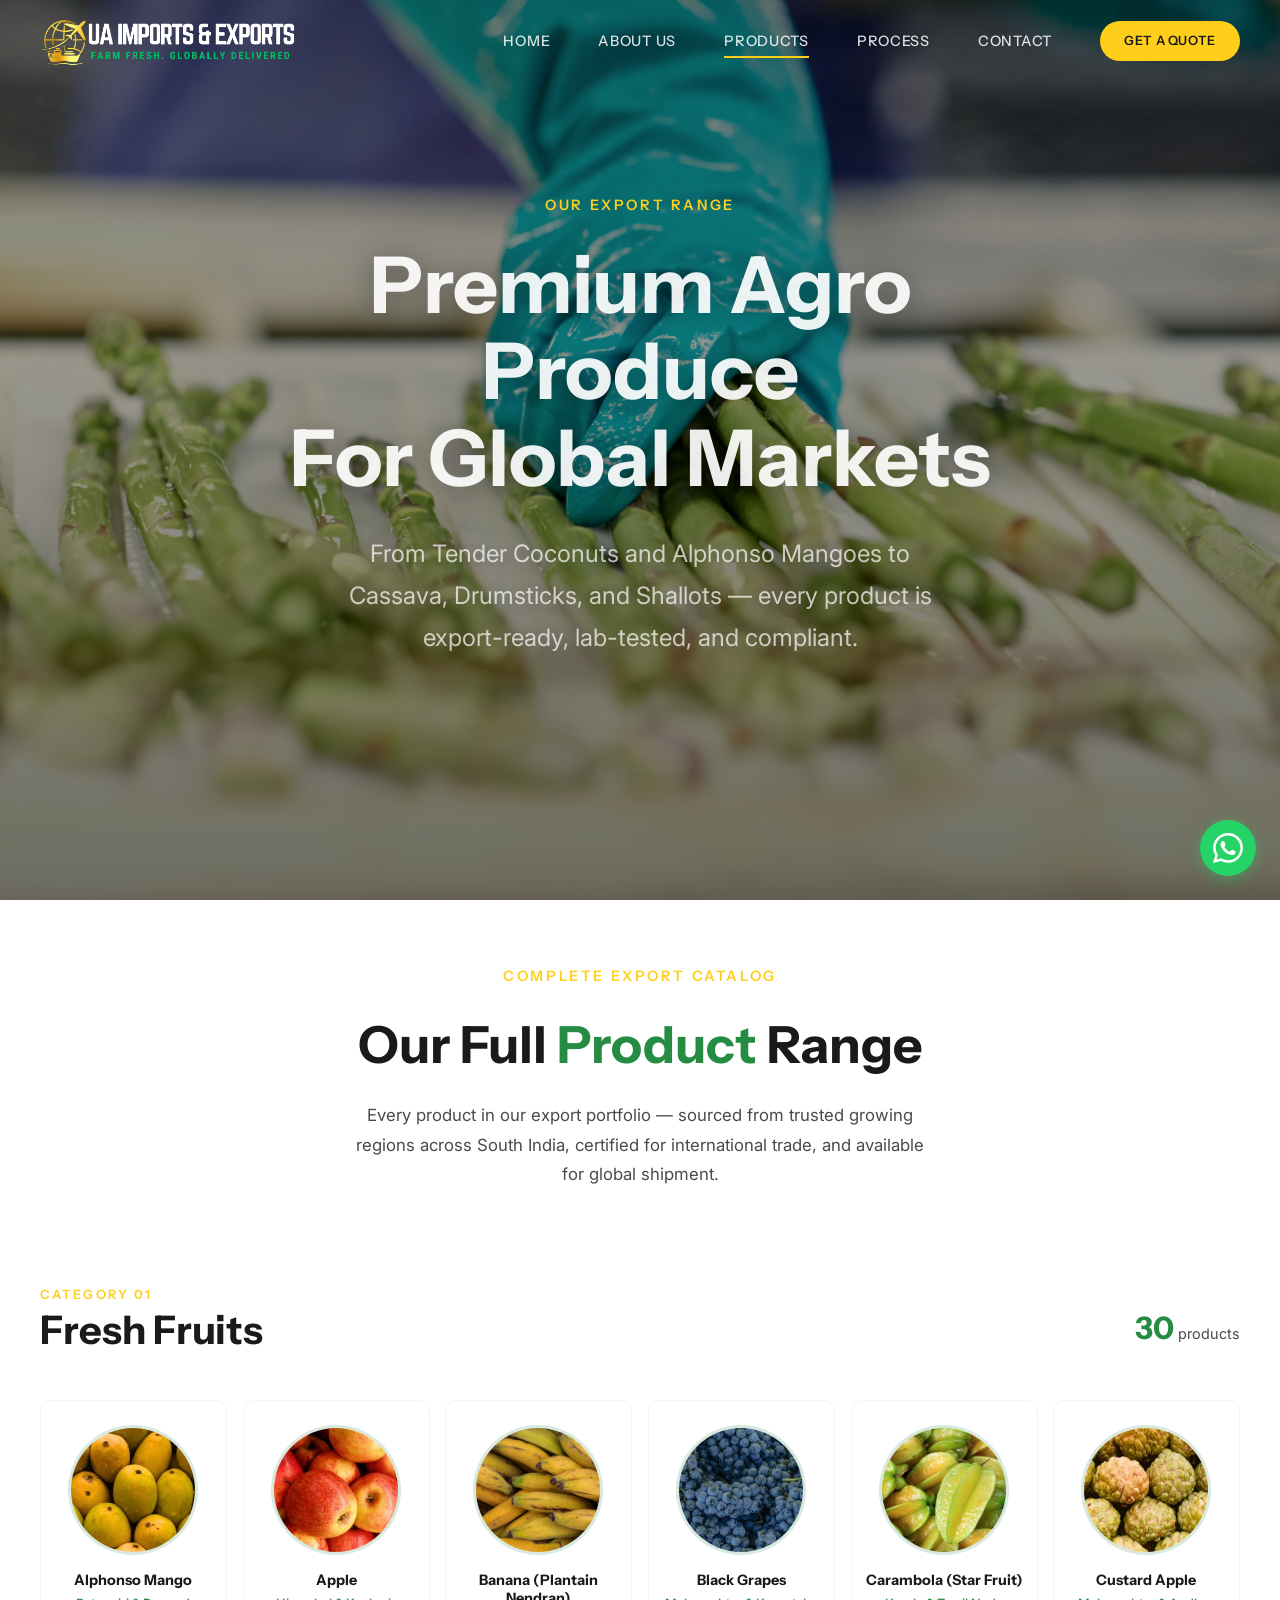
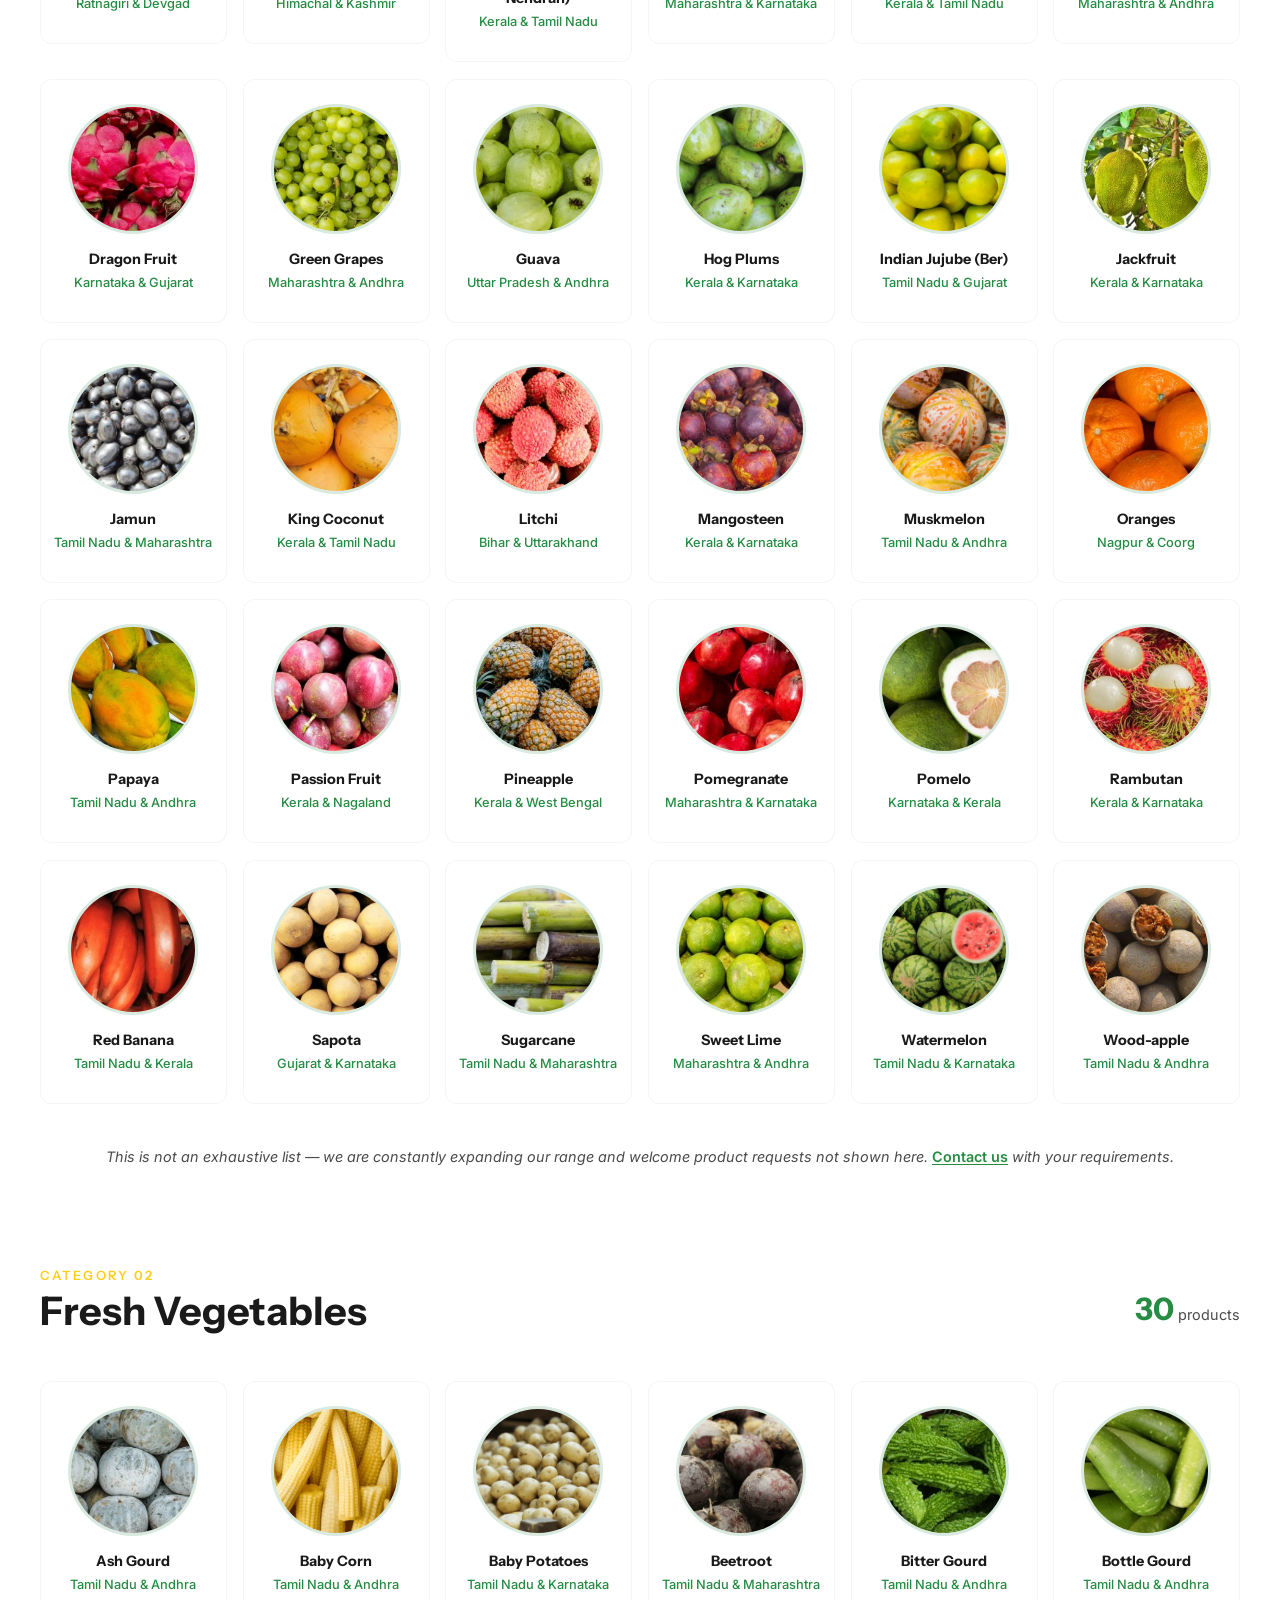
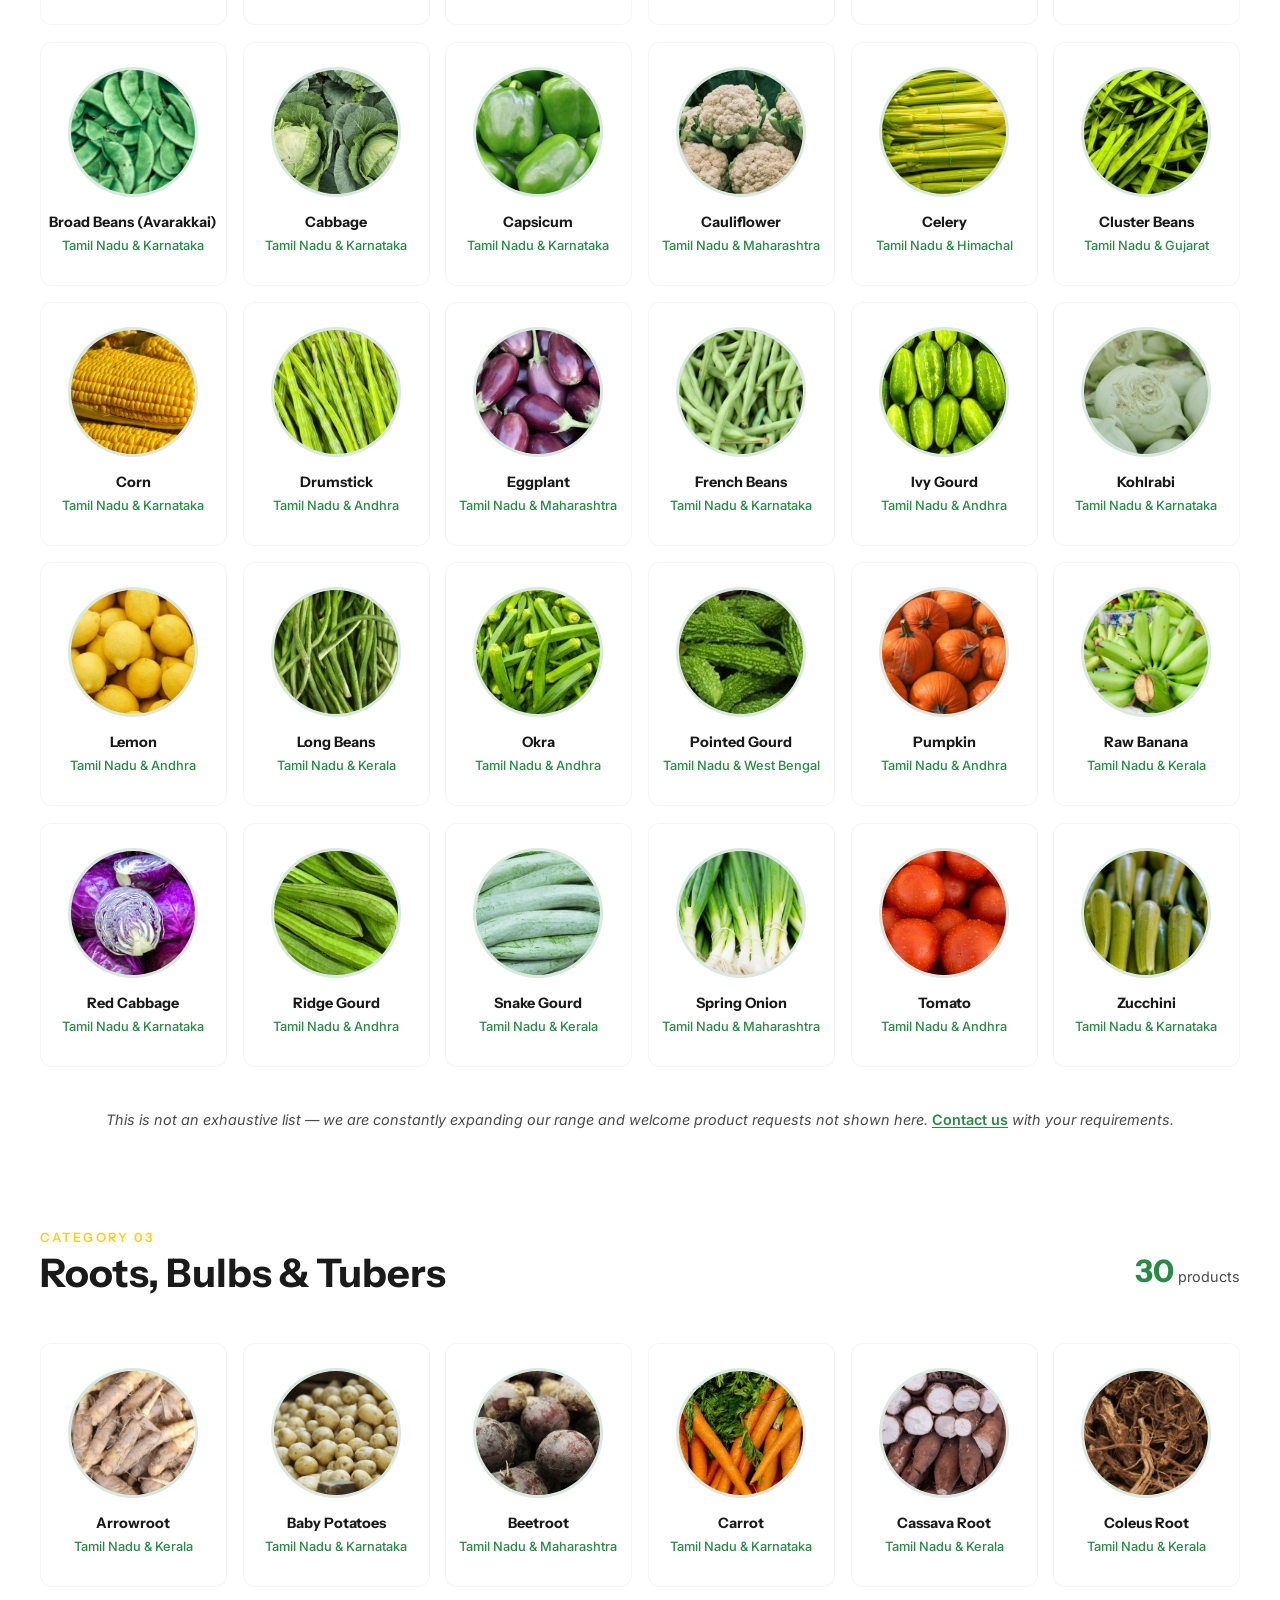
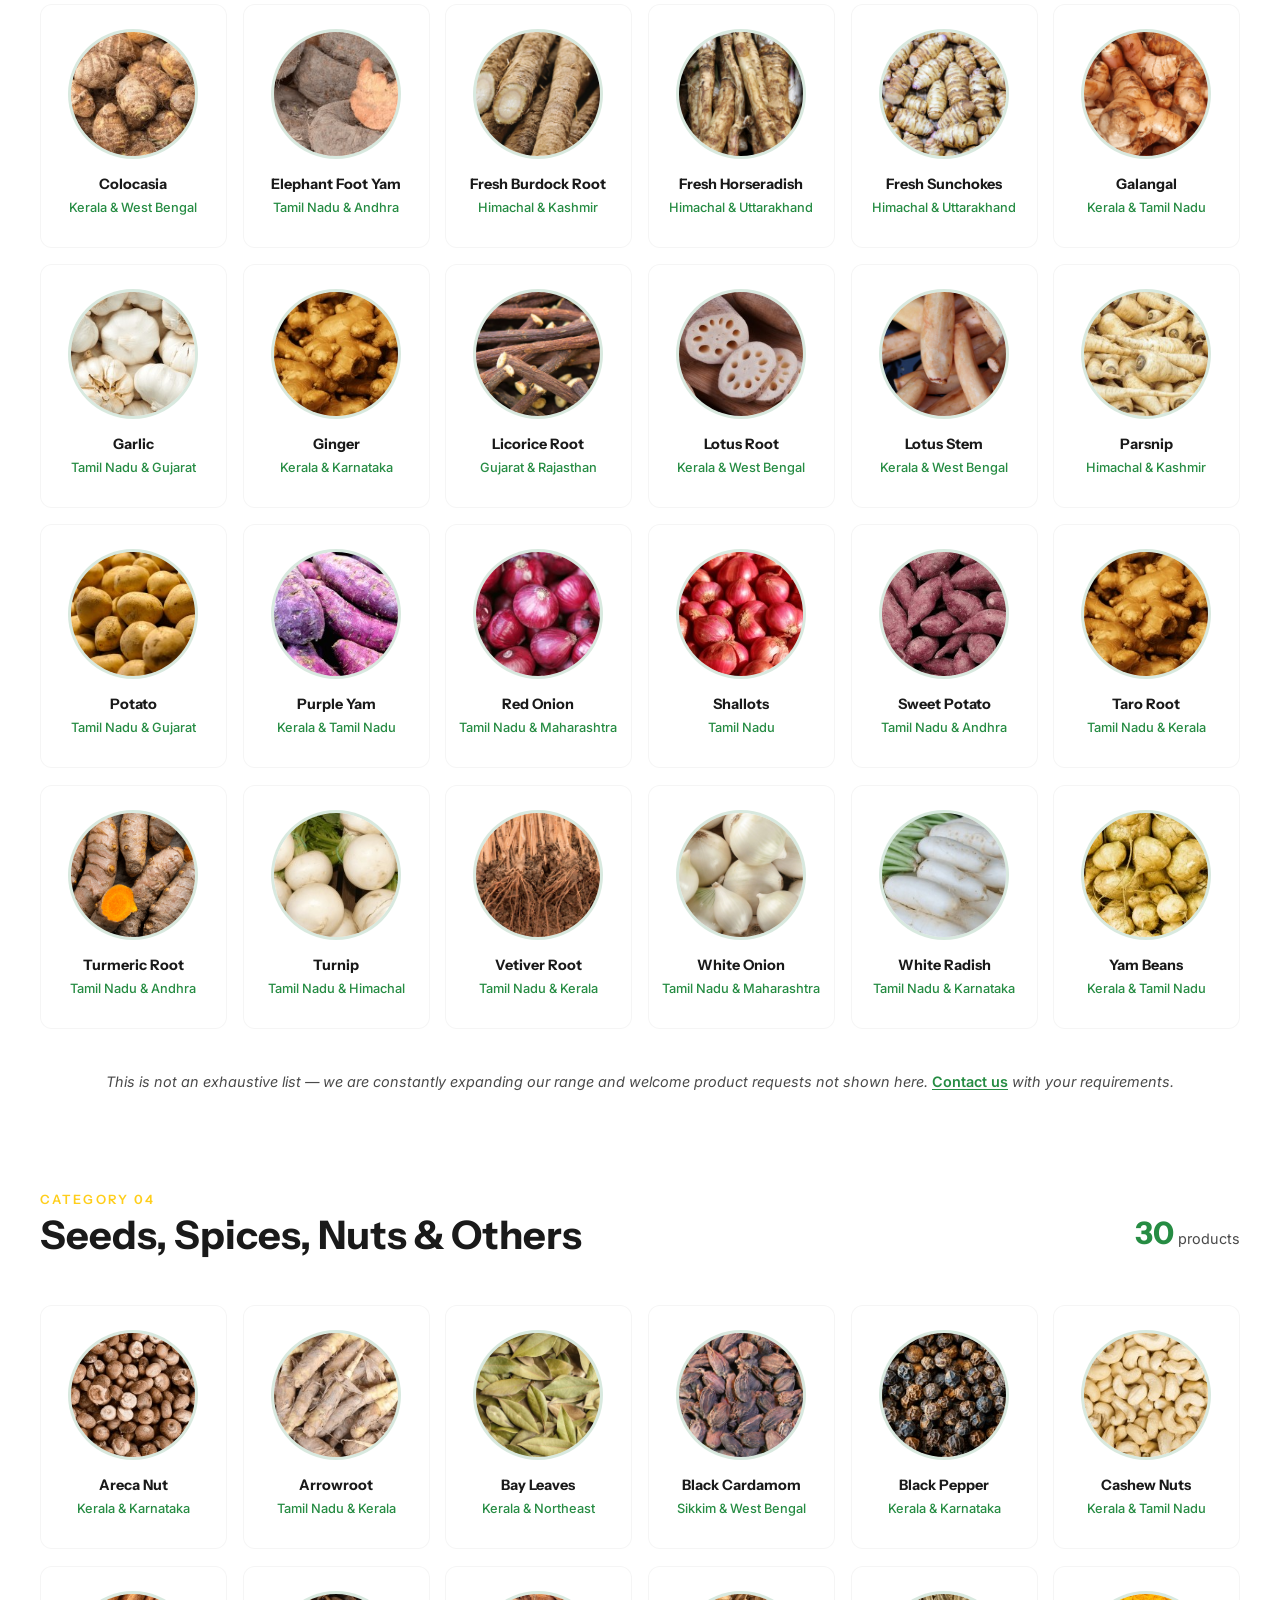
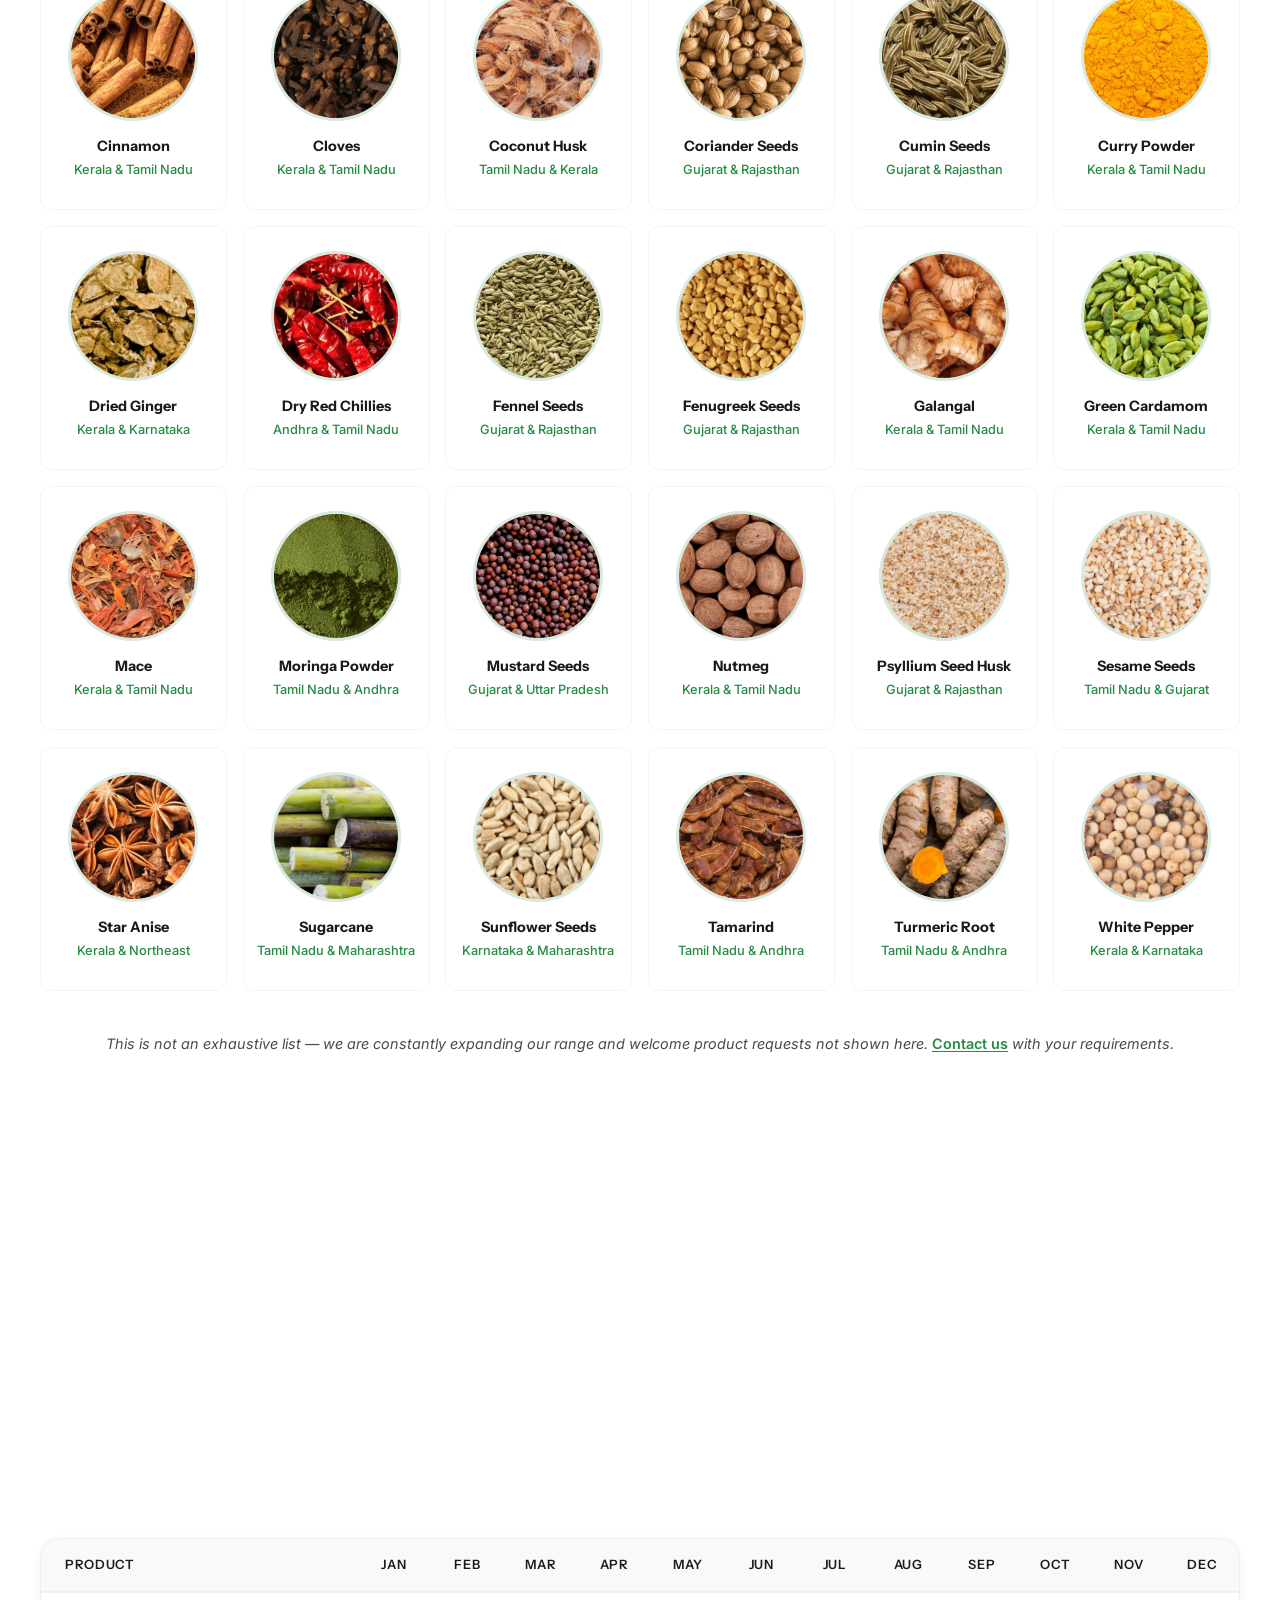
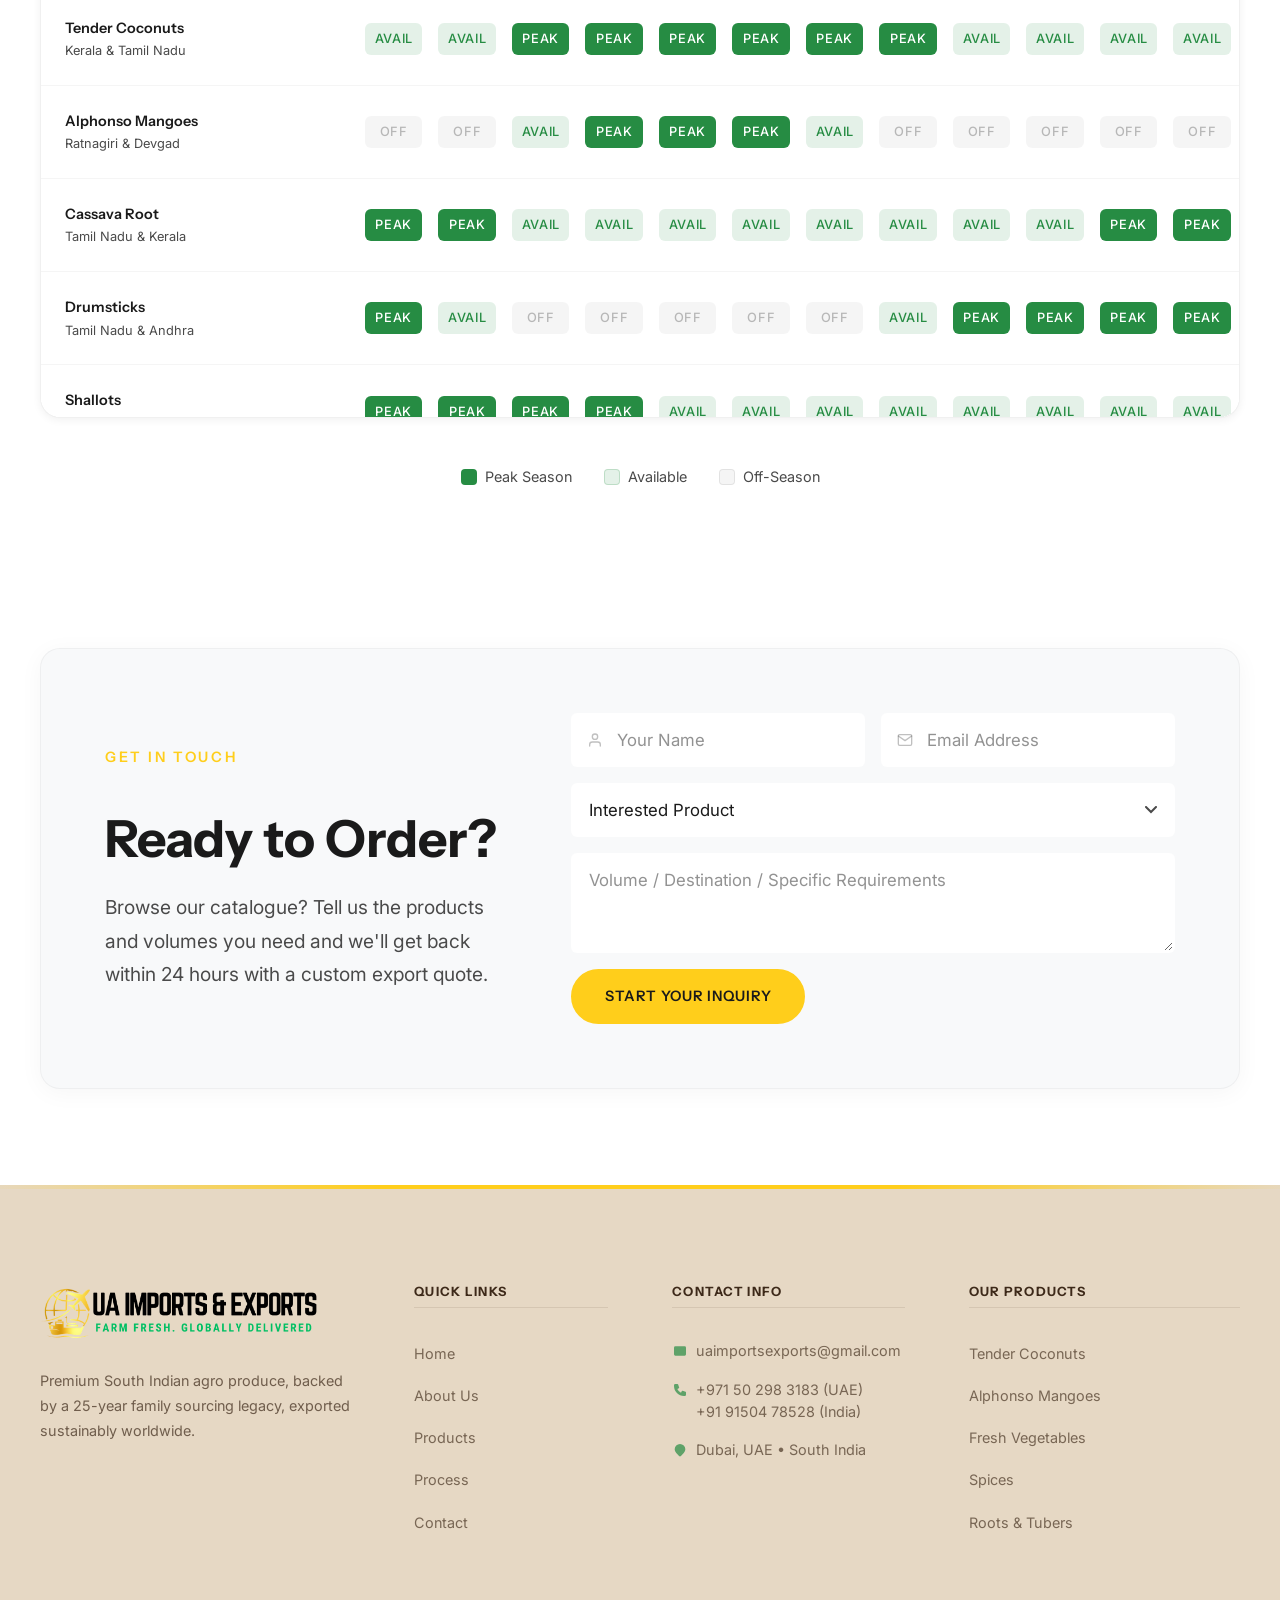
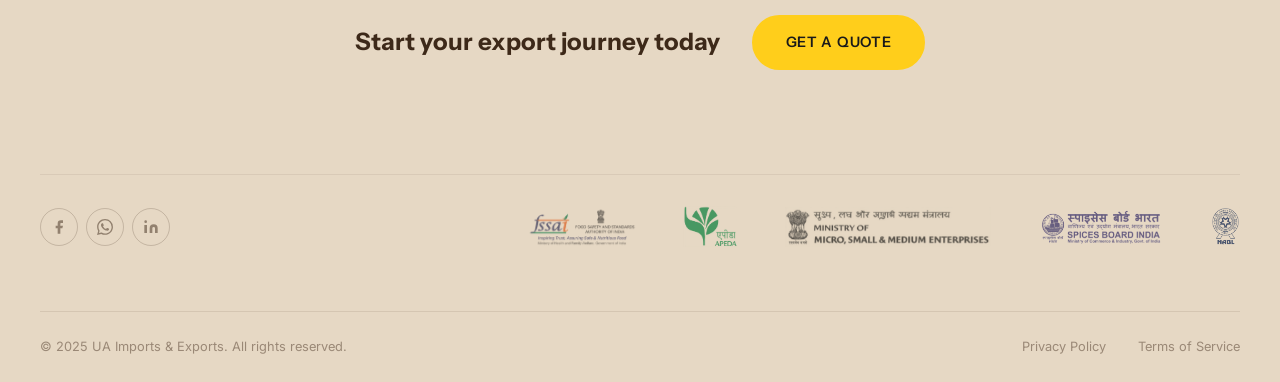
<file: products.html>
﻿<!DOCTYPE html>
<html lang="en">
<head>
  <meta charset="UTF-8">
  <meta name="viewport" content="width=device-width, initial-scale=1.0">
  <meta http-equiv="X-UA-Compatible" content="ie=edge">

  <!-- SEO Meta -->
  <title>UA Imports & Exports — Products</title>
  <meta name="description" content="Delivering South India's finest agro produce to the world. Premium Tender Coconuts, Cassava, Alphonso Mangoes, Drumsticks, and Shallots — FSSAI & APEDA compliant, export-ready.">
  <meta name="keywords" content="agro exports, Indian produce, tender coconuts, cassava, alphonso mangoes, drumsticks, shallots, FSSAI, APEDA, export, import, South India">
  <meta name="author" content="UA Imports & Exports">
  <meta name="robots" content="index, follow">

  <!-- Open Graph -->
  <meta property="og:type" content="website">
  <meta property="og:title" content="UA Imports & Exports — Farm Fresh. Globally Delivered.">
  <meta property="og:description" content="Delivering South India's finest agro produce to the world. FSSAI & APEDA compliant sourcing of Tender Coconuts, Cassava, Mangoes, and more.">
  <meta property="og:image" content="https://ua-imports-exports.vercel.app/assets/images/Preview%20Images/products-preview.png">
  <meta property="og:url" content="https://www.uaimportsexports.com">
  <meta property="og:site_name" content="UA Imports & Exports">

  <!-- Favicon -->
  <link rel="icon" type="image/png" href="assets/images/favicon.png">

  <!-- Google Fonts -->
  <link rel="preconnect" href="https://fonts.googleapis.com">
  <link rel="preconnect" href="https://fonts.gstatic.com" crossorigin>
  <link href="https://fonts.googleapis.com/css2?family=Instrument+Sans:ital,wght@0,400;0,500;0,600;0,700;1,400;1,500;1,600;1,700&family=Inter:wght@300;400;500;600;700;800&display=swap" rel="stylesheet">

  <!-- CSS (consolidated for performance) -->
  <link rel="stylesheet" href="css/styles.css">
<script>
  document.documentElement.classList.add('js');
  window.addEventListener('load', function () {
    setTimeout(function () {
      if (!document.documentElement.classList.contains('reveal-ready')) {
        document.querySelectorAll('[data-reveal]').forEach(function (el) {
          el.classList.add('is-revealed');
        });
      }
    }, 1500);
  });
</script>
</head>
<body>

  <!-- ============================================================
       SECTION 1: Navigation
       ============================================================ -->
  <nav class="navbar" id="navbar" role="navigation" aria-label="Main Navigation">
    <div class="navbar__inner">
      <!-- Logo -->
      <a href="index.html" class="navbar__logo" aria-label="UA Imports & Exports — Home">
        <img src="assets/images/logo/UA Imports & Exports Header Logo.png" alt="UA Imports & Exports Logo" class="navbar__logo-img" width="48" height="48">
      </a>

      <!-- Desktop Nav Links & CTA -->
      <div class="navbar__links">
        <a href="index.html" class="navbar__link">Home</a>
        <a href="about.html" class="navbar__link">About Us</a>
        <a href="products.html" class="navbar__link active">Products</a>
        <a href="process.html" class="navbar__link">Process</a>
        <a href="contact.html" class="navbar__link">Contact</a>
        <a href="contact.html" class="navbar__cta">Get A Quote</a>
      </div>

      <!-- Hamburger -->
      <button class="navbar__hamburger" id="navbar-hamburger" aria-label="Toggle Menu" aria-expanded="false">
        <span></span>
        <span></span>
        <span></span>
      </button>
    </div>

    <!-- Mobile Overlay -->
    <div class="navbar__mobile-overlay" id="navbar-mobile-overlay">
      <a href="index.html" class="navbar__link">Home</a>
      <a href="about.html" class="navbar__link">About Us</a>
      <a href="products.html" class="navbar__link">Products</a>
      <a href="process.html" class="navbar__link">Process</a>
      <a href="contact.html" class="navbar__link">Contact</a>
      <a href="contact.html" class="navbar__cta">Get A Quote</a>
    </div>
  </nav>

  <!-- ============================================================
       HERO
       ============================================================ -->
  <section class="hero" id="hero" aria-label="Our Products Hero">
    <img class="hero__image"
         src="assets/images/Hero images/products-hero.png"
         alt=""
         aria-hidden="true"
         loading="eager">
    <div class="hero__overlay" aria-hidden="true"></div>
    <div class="hero__content">
      <p class="hero__eyebrow">Our Export Range</p>
      <h1 class="hero__title">Premium Agro Produce<br>For Global Markets</h1>
      <p class="hero__subtitle">From Tender Coconuts and Alphonso Mangoes to Cassava, Drumsticks, and Shallots — every product is export-ready, lab-tested, and compliant.</p>
    </div>
  </section>

<section class="products section" id="products" aria-label="Our Products">
    <div class="container">
      <div class="products__header" data-reveal="fade-up">
        <p class="eyebrow">Complete Export Catalog</p>
        <h2 class="section-heading">
          Our Full <span class="highlight">Product</span> Range
        </h2>
        <p style="color: var(--color-slate); max-width: 580px; margin: 0 auto;">
          Every product in our export portfolio — sourced from trusted growing regions across South India,
          certified for international trade, and available for global shipment.
        </p>
      </div>

      <!-- ─── Fruits ─────────────────────────────── -->
      <div class="products__category" data-reveal="fade-up">
        <div class="products__category-header">
          <div class="products__category-title-wrap">
            <span class="products__category-eyebrow">Category 01</span>
            <h3 class="products__category-title">Fresh Fruits</h3>
          </div>
          <span class="products__category-count"><strong>30</strong> products</span>
        </div>
        <div class="products__showcase" data-products-category="fruits">
        <!-- fruits products are rendered by js/products-render.js from js/products-data.js -->
        </div>
        <p class="products__category-note">This is not an exhaustive list — we are constantly expanding our range and welcome product requests not shown here. <a href="contact.html">Contact us</a> with your requirements.</p>
      </div>

      <!-- ─── Vegetables ─────────────────────────── -->
      <div class="products__category" data-reveal="fade-up">
        <div class="products__category-header">
          <div class="products__category-title-wrap">
            <span class="products__category-eyebrow">Category 02</span>
            <h3 class="products__category-title">Fresh Vegetables</h3>
          </div>
          <span class="products__category-count"><strong>30</strong> products</span>
        </div>
        <div class="products__showcase" data-products-category="vegetables">
        <!-- vegetables products are rendered by js/products-render.js from js/products-data.js -->
        </div>
        <p class="products__category-note">This is not an exhaustive list — we are constantly expanding our range and welcome product requests not shown here. <a href="contact.html">Contact us</a> with your requirements.</p>
      </div>

      <!-- ─── Roots & Tubers ─────────────────────── -->
      <div class="products__category" data-reveal="fade-up">
        <div class="products__category-header">
          <div class="products__category-title-wrap">
            <span class="products__category-eyebrow">Category 03</span>
            <h3 class="products__category-title">Roots, Bulbs &amp; Tubers</h3>
          </div>
          <span class="products__category-count"><strong>30</strong> products</span>
        </div>
        <div class="products__showcase" data-products-category="roots">
        <!-- roots products are rendered by js/products-render.js from js/products-data.js -->
        </div>
        <p class="products__category-note">This is not an exhaustive list — we are constantly expanding our range and welcome product requests not shown here. <a href="contact.html">Contact us</a> with your requirements.</p>
      </div>

      <!-- ─── Seeds, Spices & Others ──────────────── -->
      <div class="products__category" data-reveal="fade-up">
        <div class="products__category-header">
          <div class="products__category-title-wrap">
            <span class="products__category-eyebrow">Category 04</span>
            <h3 class="products__category-title">Seeds, Spices, Nuts &amp; Others</h3>
          </div>
          <span class="products__category-count"><strong>30</strong> products</span>
        </div>
        <div class="products__showcase" data-products-category="others">
        <!-- others products are rendered by js/products-render.js from js/products-data.js -->
        </div>
        <p class="products__category-note">This is not an exhaustive list — we are constantly expanding our range and welcome product requests not shown here. <a href="contact.html">Contact us</a> with your requirements.</p>
      </div>

    </div>
  </section>

  <!-- ============================================================
       SECTION: Seasonal Availability Calendar
       ============================================================ -->
  <section class="seasonal-calendar section" id="seasonal-calendar" aria-label="Seasonal Availability Calendar">
    <div class="container">
      <div class="seasonal-calendar__header" data-reveal="fade-up">
        <p class="eyebrow">Plan Your Sourcing</p>
        <h2 class="section-heading">
          Seasonal <span class="highlight">Availability</span> Calendar
        </h2>
        <p style="color: var(--color-slate); max-width: 560px; margin: 0 auto;">
          Use this calendar to plan your import cycles. Peak seasons offer the best quality and volume;
          available months still meet our export standards.
        </p>
      </div>

      <div class="seasonal-calendar__table-wrap" data-reveal="fade-up" data-reveal-delay="1">
        <table class="seasonal-calendar__table">
          <thead>
            <tr class="seasonal-calendar__month-row">
              <th>Product</th>
              <th>Jan</th>
              <th>Feb</th>
              <th>Mar</th>
              <th>Apr</th>
              <th>May</th>
              <th>Jun</th>
              <th>Jul</th>
              <th>Aug</th>
              <th>Sep</th>
              <th>Oct</th>
              <th>Nov</th>
              <th>Dec</th>
            </tr>
          </thead>
          <tbody>
            <tr class="seasonal-calendar__row">
              <td class="seasonal-calendar__product-cell">
                Tender Coconuts
                <small>Kerala &amp; Tamil Nadu</small>
              </td>
              <td class="seasonal-calendar__cell"><span class="seasonal-calendar__badge seasonal-calendar__badge--available" data-tip="Good supply">Avail</span></td>
              <td class="seasonal-calendar__cell"><span class="seasonal-calendar__badge seasonal-calendar__badge--available" data-tip="Good supply">Avail</span></td>
              <td class="seasonal-calendar__cell"><span class="seasonal-calendar__badge seasonal-calendar__badge--peak" data-tip="Peak harvest — best quality">Peak</span></td>
              <td class="seasonal-calendar__cell"><span class="seasonal-calendar__badge seasonal-calendar__badge--peak" data-tip="Peak harvest — best quality">Peak</span></td>
              <td class="seasonal-calendar__cell"><span class="seasonal-calendar__badge seasonal-calendar__badge--peak" data-tip="Peak harvest — best quality">Peak</span></td>
              <td class="seasonal-calendar__cell"><span class="seasonal-calendar__badge seasonal-calendar__badge--peak" data-tip="Peak harvest — best quality">Peak</span></td>
              <td class="seasonal-calendar__cell"><span class="seasonal-calendar__badge seasonal-calendar__badge--peak" data-tip="Peak harvest — best quality">Peak</span></td>
              <td class="seasonal-calendar__cell"><span class="seasonal-calendar__badge seasonal-calendar__badge--peak" data-tip="Peak harvest — best quality">Peak</span></td>
              <td class="seasonal-calendar__cell"><span class="seasonal-calendar__badge seasonal-calendar__badge--available" data-tip="Good supply">Avail</span></td>
              <td class="seasonal-calendar__cell"><span class="seasonal-calendar__badge seasonal-calendar__badge--available" data-tip="Good supply">Avail</span></td>
              <td class="seasonal-calendar__cell"><span class="seasonal-calendar__badge seasonal-calendar__badge--available" data-tip="Good supply">Avail</span></td>
              <td class="seasonal-calendar__cell"><span class="seasonal-calendar__badge seasonal-calendar__badge--available" data-tip="Good supply">Avail</span></td>
            </tr>
            <tr class="seasonal-calendar__row">
              <td class="seasonal-calendar__product-cell">
                Alphonso Mangoes
                <small>Ratnagiri &amp; Devgad</small>
              </td>
              <td class="seasonal-calendar__cell"><span class="seasonal-calendar__badge seasonal-calendar__badge--off" data-tip="Out of season">Off</span></td>
              <td class="seasonal-calendar__cell"><span class="seasonal-calendar__badge seasonal-calendar__badge--off" data-tip="Out of season">Off</span></td>
              <td class="seasonal-calendar__cell"><span class="seasonal-calendar__badge seasonal-calendar__badge--available" data-tip="Good supply">Avail</span></td>
              <td class="seasonal-calendar__cell"><span class="seasonal-calendar__badge seasonal-calendar__badge--peak" data-tip="Peak harvest — best quality">Peak</span></td>
              <td class="seasonal-calendar__cell"><span class="seasonal-calendar__badge seasonal-calendar__badge--peak" data-tip="Peak harvest — best quality">Peak</span></td>
              <td class="seasonal-calendar__cell"><span class="seasonal-calendar__badge seasonal-calendar__badge--peak" data-tip="Peak harvest — best quality">Peak</span></td>
              <td class="seasonal-calendar__cell"><span class="seasonal-calendar__badge seasonal-calendar__badge--available" data-tip="Good supply">Avail</span></td>
              <td class="seasonal-calendar__cell"><span class="seasonal-calendar__badge seasonal-calendar__badge--off" data-tip="Out of season">Off</span></td>
              <td class="seasonal-calendar__cell"><span class="seasonal-calendar__badge seasonal-calendar__badge--off" data-tip="Out of season">Off</span></td>
              <td class="seasonal-calendar__cell"><span class="seasonal-calendar__badge seasonal-calendar__badge--off" data-tip="Out of season">Off</span></td>
              <td class="seasonal-calendar__cell"><span class="seasonal-calendar__badge seasonal-calendar__badge--off" data-tip="Out of season">Off</span></td>
              <td class="seasonal-calendar__cell"><span class="seasonal-calendar__badge seasonal-calendar__badge--off" data-tip="Out of season">Off</span></td>
            </tr>
            <tr class="seasonal-calendar__row">
              <td class="seasonal-calendar__product-cell">
                Cassava Root
                <small>Tamil Nadu &amp; Kerala</small>
              </td>
              <td class="seasonal-calendar__cell"><span class="seasonal-calendar__badge seasonal-calendar__badge--peak" data-tip="Peak harvest — best quality">Peak</span></td>
              <td class="seasonal-calendar__cell"><span class="seasonal-calendar__badge seasonal-calendar__badge--peak" data-tip="Peak harvest — best quality">Peak</span></td>
              <td class="seasonal-calendar__cell"><span class="seasonal-calendar__badge seasonal-calendar__badge--available" data-tip="Good supply">Avail</span></td>
              <td class="seasonal-calendar__cell"><span class="seasonal-calendar__badge seasonal-calendar__badge--available" data-tip="Good supply">Avail</span></td>
              <td class="seasonal-calendar__cell"><span class="seasonal-calendar__badge seasonal-calendar__badge--available" data-tip="Good supply">Avail</span></td>
              <td class="seasonal-calendar__cell"><span class="seasonal-calendar__badge seasonal-calendar__badge--available" data-tip="Good supply">Avail</span></td>
              <td class="seasonal-calendar__cell"><span class="seasonal-calendar__badge seasonal-calendar__badge--available" data-tip="Good supply">Avail</span></td>
              <td class="seasonal-calendar__cell"><span class="seasonal-calendar__badge seasonal-calendar__badge--available" data-tip="Good supply">Avail</span></td>
              <td class="seasonal-calendar__cell"><span class="seasonal-calendar__badge seasonal-calendar__badge--available" data-tip="Good supply">Avail</span></td>
              <td class="seasonal-calendar__cell"><span class="seasonal-calendar__badge seasonal-calendar__badge--available" data-tip="Good supply">Avail</span></td>
              <td class="seasonal-calendar__cell"><span class="seasonal-calendar__badge seasonal-calendar__badge--peak" data-tip="Peak harvest — best quality">Peak</span></td>
              <td class="seasonal-calendar__cell"><span class="seasonal-calendar__badge seasonal-calendar__badge--peak" data-tip="Peak harvest — best quality">Peak</span></td>
            </tr>
            <tr class="seasonal-calendar__row">
              <td class="seasonal-calendar__product-cell">
                Drumsticks
                <small>Tamil Nadu &amp; Andhra</small>
              </td>
              <td class="seasonal-calendar__cell"><span class="seasonal-calendar__badge seasonal-calendar__badge--peak" data-tip="Peak harvest — best quality">Peak</span></td>
              <td class="seasonal-calendar__cell"><span class="seasonal-calendar__badge seasonal-calendar__badge--available" data-tip="Good supply">Avail</span></td>
              <td class="seasonal-calendar__cell"><span class="seasonal-calendar__badge seasonal-calendar__badge--off" data-tip="Out of season">Off</span></td>
              <td class="seasonal-calendar__cell"><span class="seasonal-calendar__badge seasonal-calendar__badge--off" data-tip="Out of season">Off</span></td>
              <td class="seasonal-calendar__cell"><span class="seasonal-calendar__badge seasonal-calendar__badge--off" data-tip="Out of season">Off</span></td>
              <td class="seasonal-calendar__cell"><span class="seasonal-calendar__badge seasonal-calendar__badge--off" data-tip="Out of season">Off</span></td>
              <td class="seasonal-calendar__cell"><span class="seasonal-calendar__badge seasonal-calendar__badge--off" data-tip="Out of season">Off</span></td>
              <td class="seasonal-calendar__cell"><span class="seasonal-calendar__badge seasonal-calendar__badge--available" data-tip="Good supply">Avail</span></td>
              <td class="seasonal-calendar__cell"><span class="seasonal-calendar__badge seasonal-calendar__badge--peak" data-tip="Peak harvest — best quality">Peak</span></td>
              <td class="seasonal-calendar__cell"><span class="seasonal-calendar__badge seasonal-calendar__badge--peak" data-tip="Peak harvest — best quality">Peak</span></td>
              <td class="seasonal-calendar__cell"><span class="seasonal-calendar__badge seasonal-calendar__badge--peak" data-tip="Peak harvest — best quality">Peak</span></td>
              <td class="seasonal-calendar__cell"><span class="seasonal-calendar__badge seasonal-calendar__badge--peak" data-tip="Peak harvest — best quality">Peak</span></td>
            </tr>
            <tr class="seasonal-calendar__row">
              <td class="seasonal-calendar__product-cell">
                Shallots
                <small>Tamil Nadu</small>
              </td>
              <td class="seasonal-calendar__cell"><span class="seasonal-calendar__badge seasonal-calendar__badge--peak" data-tip="Peak harvest — best quality">Peak</span></td>
              <td class="seasonal-calendar__cell"><span class="seasonal-calendar__badge seasonal-calendar__badge--peak" data-tip="Peak harvest — best quality">Peak</span></td>
              <td class="seasonal-calendar__cell"><span class="seasonal-calendar__badge seasonal-calendar__badge--peak" data-tip="Peak harvest — best quality">Peak</span></td>
              <td class="seasonal-calendar__cell"><span class="seasonal-calendar__badge seasonal-calendar__badge--peak" data-tip="Peak harvest — best quality">Peak</span></td>
              <td class="seasonal-calendar__cell"><span class="seasonal-calendar__badge seasonal-calendar__badge--available" data-tip="Good supply">Avail</span></td>
              <td class="seasonal-calendar__cell"><span class="seasonal-calendar__badge seasonal-calendar__badge--available" data-tip="Good supply">Avail</span></td>
              <td class="seasonal-calendar__cell"><span class="seasonal-calendar__badge seasonal-calendar__badge--available" data-tip="Good supply">Avail</span></td>
              <td class="seasonal-calendar__cell"><span class="seasonal-calendar__badge seasonal-calendar__badge--available" data-tip="Good supply">Avail</span></td>
              <td class="seasonal-calendar__cell"><span class="seasonal-calendar__badge seasonal-calendar__badge--available" data-tip="Good supply">Avail</span></td>
              <td class="seasonal-calendar__cell"><span class="seasonal-calendar__badge seasonal-calendar__badge--available" data-tip="Good supply">Avail</span></td>
              <td class="seasonal-calendar__cell"><span class="seasonal-calendar__badge seasonal-calendar__badge--available" data-tip="Good supply">Avail</span></td>
              <td class="seasonal-calendar__cell"><span class="seasonal-calendar__badge seasonal-calendar__badge--available" data-tip="Good supply">Avail</span></td>
            </tr>
            <tr class="seasonal-calendar__row">
              <td class="seasonal-calendar__product-cell">
                King Coconut
                <small>Kerala &amp; Tamil Nadu</small>
              </td>
              <td class="seasonal-calendar__cell"><span class="seasonal-calendar__badge seasonal-calendar__badge--available" data-tip="Good supply">Avail</span></td>
              <td class="seasonal-calendar__cell"><span class="seasonal-calendar__badge seasonal-calendar__badge--available" data-tip="Good supply">Avail</span></td>
              <td class="seasonal-calendar__cell"><span class="seasonal-calendar__badge seasonal-calendar__badge--peak" data-tip="Peak harvest — best quality">Peak</span></td>
              <td class="seasonal-calendar__cell"><span class="seasonal-calendar__badge seasonal-calendar__badge--peak" data-tip="Peak harvest — best quality">Peak</span></td>
              <td class="seasonal-calendar__cell"><span class="seasonal-calendar__badge seasonal-calendar__badge--peak" data-tip="Peak harvest — best quality">Peak</span></td>
              <td class="seasonal-calendar__cell"><span class="seasonal-calendar__badge seasonal-calendar__badge--peak" data-tip="Peak harvest — best quality">Peak</span></td>
              <td class="seasonal-calendar__cell"><span class="seasonal-calendar__badge seasonal-calendar__badge--peak" data-tip="Peak harvest — best quality">Peak</span></td>
              <td class="seasonal-calendar__cell"><span class="seasonal-calendar__badge seasonal-calendar__badge--available" data-tip="Good supply">Avail</span></td>
              <td class="seasonal-calendar__cell"><span class="seasonal-calendar__badge seasonal-calendar__badge--available" data-tip="Good supply">Avail</span></td>
              <td class="seasonal-calendar__cell"><span class="seasonal-calendar__badge seasonal-calendar__badge--available" data-tip="Good supply">Avail</span></td>
              <td class="seasonal-calendar__cell"><span class="seasonal-calendar__badge seasonal-calendar__badge--available" data-tip="Good supply">Avail</span></td>
              <td class="seasonal-calendar__cell"><span class="seasonal-calendar__badge seasonal-calendar__badge--available" data-tip="Good supply">Avail</span></td>
            </tr>
            <tr class="seasonal-calendar__row">
              <td class="seasonal-calendar__product-cell">
                Jackfruit
                <small>Kerala &amp; Karnataka</small>
              </td>
              <td class="seasonal-calendar__cell"><span class="seasonal-calendar__badge seasonal-calendar__badge--off" data-tip="Out of season">Off</span></td>
              <td class="seasonal-calendar__cell"><span class="seasonal-calendar__badge seasonal-calendar__badge--available" data-tip="Good supply">Avail</span></td>
              <td class="seasonal-calendar__cell"><span class="seasonal-calendar__badge seasonal-calendar__badge--peak" data-tip="Peak harvest — best quality">Peak</span></td>
              <td class="seasonal-calendar__cell"><span class="seasonal-calendar__badge seasonal-calendar__badge--peak" data-tip="Peak harvest — best quality">Peak</span></td>
              <td class="seasonal-calendar__cell"><span class="seasonal-calendar__badge seasonal-calendar__badge--peak" data-tip="Peak harvest — best quality">Peak</span></td>
              <td class="seasonal-calendar__cell"><span class="seasonal-calendar__badge seasonal-calendar__badge--peak" data-tip="Peak harvest — best quality">Peak</span></td>
              <td class="seasonal-calendar__cell"><span class="seasonal-calendar__badge seasonal-calendar__badge--available" data-tip="Good supply">Avail</span></td>
              <td class="seasonal-calendar__cell"><span class="seasonal-calendar__badge seasonal-calendar__badge--available" data-tip="Good supply">Avail</span></td>
              <td class="seasonal-calendar__cell"><span class="seasonal-calendar__badge seasonal-calendar__badge--off" data-tip="Out of season">Off</span></td>
              <td class="seasonal-calendar__cell"><span class="seasonal-calendar__badge seasonal-calendar__badge--off" data-tip="Out of season">Off</span></td>
              <td class="seasonal-calendar__cell"><span class="seasonal-calendar__badge seasonal-calendar__badge--off" data-tip="Out of season">Off</span></td>
              <td class="seasonal-calendar__cell"><span class="seasonal-calendar__badge seasonal-calendar__badge--off" data-tip="Out of season">Off</span></td>
            </tr>
            <tr class="seasonal-calendar__row">
              <td class="seasonal-calendar__product-cell">
                Pineapple
                <small>Kerala &amp; West Bengal</small>
              </td>
              <td class="seasonal-calendar__cell"><span class="seasonal-calendar__badge seasonal-calendar__badge--available" data-tip="Good supply">Avail</span></td>
              <td class="seasonal-calendar__cell"><span class="seasonal-calendar__badge seasonal-calendar__badge--available" data-tip="Good supply">Avail</span></td>
              <td class="seasonal-calendar__cell"><span class="seasonal-calendar__badge seasonal-calendar__badge--available" data-tip="Good supply">Avail</span></td>
              <td class="seasonal-calendar__cell"><span class="seasonal-calendar__badge seasonal-calendar__badge--available" data-tip="Good supply">Avail</span></td>
              <td class="seasonal-calendar__cell"><span class="seasonal-calendar__badge seasonal-calendar__badge--peak" data-tip="Peak harvest — best quality">Peak</span></td>
              <td class="seasonal-calendar__cell"><span class="seasonal-calendar__badge seasonal-calendar__badge--peak" data-tip="Peak harvest — best quality">Peak</span></td>
              <td class="seasonal-calendar__cell"><span class="seasonal-calendar__badge seasonal-calendar__badge--peak" data-tip="Peak harvest — best quality">Peak</span></td>
              <td class="seasonal-calendar__cell"><span class="seasonal-calendar__badge seasonal-calendar__badge--available" data-tip="Good supply">Avail</span></td>
              <td class="seasonal-calendar__cell"><span class="seasonal-calendar__badge seasonal-calendar__badge--available" data-tip="Good supply">Avail</span></td>
              <td class="seasonal-calendar__cell"><span class="seasonal-calendar__badge seasonal-calendar__badge--available" data-tip="Good supply">Avail</span></td>
              <td class="seasonal-calendar__cell"><span class="seasonal-calendar__badge seasonal-calendar__badge--available" data-tip="Good supply">Avail</span></td>
              <td class="seasonal-calendar__cell"><span class="seasonal-calendar__badge seasonal-calendar__badge--available" data-tip="Good supply">Avail</span></td>
            </tr>
            <tr class="seasonal-calendar__row">
              <td class="seasonal-calendar__product-cell">
                Papaya
                <small>Tamil Nadu &amp; Andhra</small>
              </td>
              <td class="seasonal-calendar__cell"><span class="seasonal-calendar__badge seasonal-calendar__badge--available" data-tip="Good supply">Avail</span></td>
              <td class="seasonal-calendar__cell"><span class="seasonal-calendar__badge seasonal-calendar__badge--available" data-tip="Good supply">Avail</span></td>
              <td class="seasonal-calendar__cell"><span class="seasonal-calendar__badge seasonal-calendar__badge--available" data-tip="Good supply">Avail</span></td>
              <td class="seasonal-calendar__cell"><span class="seasonal-calendar__badge seasonal-calendar__badge--available" data-tip="Good supply">Avail</span></td>
              <td class="seasonal-calendar__cell"><span class="seasonal-calendar__badge seasonal-calendar__badge--available" data-tip="Good supply">Avail</span></td>
              <td class="seasonal-calendar__cell"><span class="seasonal-calendar__badge seasonal-calendar__badge--available" data-tip="Good supply">Avail</span></td>
              <td class="seasonal-calendar__cell"><span class="seasonal-calendar__badge seasonal-calendar__badge--available" data-tip="Good supply">Avail</span></td>
              <td class="seasonal-calendar__cell"><span class="seasonal-calendar__badge seasonal-calendar__badge--available" data-tip="Good supply">Avail</span></td>
              <td class="seasonal-calendar__cell"><span class="seasonal-calendar__badge seasonal-calendar__badge--peak" data-tip="Peak harvest — best quality">Peak</span></td>
              <td class="seasonal-calendar__cell"><span class="seasonal-calendar__badge seasonal-calendar__badge--peak" data-tip="Peak harvest — best quality">Peak</span></td>
              <td class="seasonal-calendar__cell"><span class="seasonal-calendar__badge seasonal-calendar__badge--peak" data-tip="Peak harvest — best quality">Peak</span></td>
              <td class="seasonal-calendar__cell"><span class="seasonal-calendar__badge seasonal-calendar__badge--available" data-tip="Good supply">Avail</span></td>
            </tr>
            <tr class="seasonal-calendar__row">
              <td class="seasonal-calendar__product-cell">
                Banana (Plantain Nendran)
                <small>Kerala &amp; Tamil Nadu</small>
              </td>
              <td class="seasonal-calendar__cell"><span class="seasonal-calendar__badge seasonal-calendar__badge--available" data-tip="Good supply">Avail</span></td>
              <td class="seasonal-calendar__cell"><span class="seasonal-calendar__badge seasonal-calendar__badge--available" data-tip="Good supply">Avail</span></td>
              <td class="seasonal-calendar__cell"><span class="seasonal-calendar__badge seasonal-calendar__badge--peak" data-tip="Peak harvest — best quality">Peak</span></td>
              <td class="seasonal-calendar__cell"><span class="seasonal-calendar__badge seasonal-calendar__badge--peak" data-tip="Peak harvest — best quality">Peak</span></td>
              <td class="seasonal-calendar__cell"><span class="seasonal-calendar__badge seasonal-calendar__badge--peak" data-tip="Peak harvest — best quality">Peak</span></td>
              <td class="seasonal-calendar__cell"><span class="seasonal-calendar__badge seasonal-calendar__badge--peak" data-tip="Peak harvest — best quality">Peak</span></td>
              <td class="seasonal-calendar__cell"><span class="seasonal-calendar__badge seasonal-calendar__badge--peak" data-tip="Peak harvest — best quality">Peak</span></td>
              <td class="seasonal-calendar__cell"><span class="seasonal-calendar__badge seasonal-calendar__badge--peak" data-tip="Peak harvest — best quality">Peak</span></td>
              <td class="seasonal-calendar__cell"><span class="seasonal-calendar__badge seasonal-calendar__badge--available" data-tip="Good supply">Avail</span></td>
              <td class="seasonal-calendar__cell"><span class="seasonal-calendar__badge seasonal-calendar__badge--available" data-tip="Good supply">Avail</span></td>
              <td class="seasonal-calendar__cell"><span class="seasonal-calendar__badge seasonal-calendar__badge--available" data-tip="Good supply">Avail</span></td>
              <td class="seasonal-calendar__cell"><span class="seasonal-calendar__badge seasonal-calendar__badge--available" data-tip="Good supply">Avail</span></td></tr>
            <tr class="seasonal-calendar__row">
              <td class="seasonal-calendar__product-cell">
                Pomegranate
                <small>Maharashtra &amp; Karnataka</small>
              </td>
              <td class="seasonal-calendar__cell"><span class="seasonal-calendar__badge seasonal-calendar__badge--peak" data-tip="Peak harvest — best quality">Peak</span></td>
              <td class="seasonal-calendar__cell"><span class="seasonal-calendar__badge seasonal-calendar__badge--available" data-tip="Good supply">Avail</span></td>
              <td class="seasonal-calendar__cell"><span class="seasonal-calendar__badge seasonal-calendar__badge--available" data-tip="Good supply">Avail</span></td>
              <td class="seasonal-calendar__cell"><span class="seasonal-calendar__badge seasonal-calendar__badge--available" data-tip="Good supply">Avail</span></td>
              <td class="seasonal-calendar__cell"><span class="seasonal-calendar__badge seasonal-calendar__badge--available" data-tip="Good supply">Avail</span></td>
              <td class="seasonal-calendar__cell"><span class="seasonal-calendar__badge seasonal-calendar__badge--peak" data-tip="Peak harvest — best quality">Peak</span></td>
              <td class="seasonal-calendar__cell"><span class="seasonal-calendar__badge seasonal-calendar__badge--peak" data-tip="Peak harvest — best quality">Peak</span></td>
              <td class="seasonal-calendar__cell"><span class="seasonal-calendar__badge seasonal-calendar__badge--peak" data-tip="Peak harvest — best quality">Peak</span></td>
              <td class="seasonal-calendar__cell"><span class="seasonal-calendar__badge seasonal-calendar__badge--available" data-tip="Good supply">Avail</span></td>
              <td class="seasonal-calendar__cell"><span class="seasonal-calendar__badge seasonal-calendar__badge--available" data-tip="Good supply">Avail</span></td>
              <td class="seasonal-calendar__cell"><span class="seasonal-calendar__badge seasonal-calendar__badge--peak" data-tip="Peak harvest — best quality">Peak</span></td>
              <td class="seasonal-calendar__cell"><span class="seasonal-calendar__badge seasonal-calendar__badge--peak" data-tip="Peak harvest — best quality">Peak</span></td>
            </tr>
            <tr class="seasonal-calendar__row">
              <td class="seasonal-calendar__product-cell">
                Oranges
                <small>Nagpur &amp; Coorg</small>
              </td>
              <td class="seasonal-calendar__cell"><span class="seasonal-calendar__badge seasonal-calendar__badge--peak" data-tip="Peak harvest — best quality">Peak</span></td>
              <td class="seasonal-calendar__cell"><span class="seasonal-calendar__badge seasonal-calendar__badge--available" data-tip="Good supply">Avail</span></td>
              <td class="seasonal-calendar__cell"><span class="seasonal-calendar__badge seasonal-calendar__badge--peak" data-tip="Peak harvest — best quality">Peak</span></td>
              <td class="seasonal-calendar__cell"><span class="seasonal-calendar__badge seasonal-calendar__badge--peak" data-tip="Peak harvest — best quality">Peak</span></td>
              <td class="seasonal-calendar__cell"><span class="seasonal-calendar__badge seasonal-calendar__badge--available" data-tip="Good supply">Avail</span></td>
              <td class="seasonal-calendar__cell"><span class="seasonal-calendar__badge seasonal-calendar__badge--off" data-tip="Out of season">Off</span></td>
              <td class="seasonal-calendar__cell"><span class="seasonal-calendar__badge seasonal-calendar__badge--off" data-tip="Out of season">Off</span></td>
              <td class="seasonal-calendar__cell"><span class="seasonal-calendar__badge seasonal-calendar__badge--off" data-tip="Out of season">Off</span></td>
              <td class="seasonal-calendar__cell"><span class="seasonal-calendar__badge seasonal-calendar__badge--off" data-tip="Out of season">Off</span></td>
              <td class="seasonal-calendar__cell"><span class="seasonal-calendar__badge seasonal-calendar__badge--available" data-tip="Good supply">Avail</span></td>
              <td class="seasonal-calendar__cell"><span class="seasonal-calendar__badge seasonal-calendar__badge--peak" data-tip="Peak harvest — best quality">Peak</span></td>
              <td class="seasonal-calendar__cell"><span class="seasonal-calendar__badge seasonal-calendar__badge--peak" data-tip="Peak harvest — best quality">Peak</span></td>
            </tr>
            <tr class="seasonal-calendar__row">
              <td class="seasonal-calendar__product-cell">
                Guava
                <small>Uttar Pradesh &amp; Andhra</small>
              </td>
              <td class="seasonal-calendar__cell"><span class="seasonal-calendar__badge seasonal-calendar__badge--peak" data-tip="Peak harvest — best quality">Peak</span></td>
              <td class="seasonal-calendar__cell"><span class="seasonal-calendar__badge seasonal-calendar__badge--available" data-tip="Good supply">Avail</span></td>
              <td class="seasonal-calendar__cell"><span class="seasonal-calendar__badge seasonal-calendar__badge--available" data-tip="Good supply">Avail</span></td>
              <td class="seasonal-calendar__cell"><span class="seasonal-calendar__badge seasonal-calendar__badge--available" data-tip="Good supply">Avail</span></td>
              <td class="seasonal-calendar__cell"><span class="seasonal-calendar__badge seasonal-calendar__badge--off" data-tip="Out of season">Off</span></td>
              <td class="seasonal-calendar__cell"><span class="seasonal-calendar__badge seasonal-calendar__badge--off" data-tip="Out of season">Off</span></td>
              <td class="seasonal-calendar__cell"><span class="seasonal-calendar__badge seasonal-calendar__badge--off" data-tip="Out of season">Off</span></td>
              <td class="seasonal-calendar__cell"><span class="seasonal-calendar__badge seasonal-calendar__badge--available" data-tip="Good supply">Avail</span></td>
              <td class="seasonal-calendar__cell"><span class="seasonal-calendar__badge seasonal-calendar__badge--available" data-tip="Good supply">Avail</span></td>
              <td class="seasonal-calendar__cell"><span class="seasonal-calendar__badge seasonal-calendar__badge--available" data-tip="Good supply">Avail</span></td>
              <td class="seasonal-calendar__cell"><span class="seasonal-calendar__badge seasonal-calendar__badge--peak" data-tip="Peak harvest — best quality">Peak</span></td>
              <td class="seasonal-calendar__cell"><span class="seasonal-calendar__badge seasonal-calendar__badge--peak" data-tip="Peak harvest — best quality">Peak</span></td>
            </tr>
            <tr class="seasonal-calendar__row">
              <td class="seasonal-calendar__product-cell">
                Green Chilli
                <small>Andhra &amp; Tamil Nadu</small>
              </td>
              <td class="seasonal-calendar__cell"><span class="seasonal-calendar__badge seasonal-calendar__badge--peak" data-tip="Peak harvest — best quality">Peak</span></td>
              <td class="seasonal-calendar__cell"><span class="seasonal-calendar__badge seasonal-calendar__badge--peak" data-tip="Peak harvest — best quality">Peak</span></td>
              <td class="seasonal-calendar__cell"><span class="seasonal-calendar__badge seasonal-calendar__badge--peak" data-tip="Peak harvest — best quality">Peak</span></td>
              <td class="seasonal-calendar__cell"><span class="seasonal-calendar__badge seasonal-calendar__badge--peak" data-tip="Peak harvest — best quality">Peak</span></td>
              <td class="seasonal-calendar__cell"><span class="seasonal-calendar__badge seasonal-calendar__badge--available" data-tip="Good supply">Avail</span></td>
              <td class="seasonal-calendar__cell"><span class="seasonal-calendar__badge seasonal-calendar__badge--available" data-tip="Good supply">Avail</span></td>
              <td class="seasonal-calendar__cell"><span class="seasonal-calendar__badge seasonal-calendar__badge--available" data-tip="Good supply">Avail</span></td>
              <td class="seasonal-calendar__cell"><span class="seasonal-calendar__badge seasonal-calendar__badge--peak" data-tip="Peak harvest — best quality">Peak</span></td>
              <td class="seasonal-calendar__cell"><span class="seasonal-calendar__badge seasonal-calendar__badge--peak" data-tip="Peak harvest — best quality">Peak</span></td>
              <td class="seasonal-calendar__cell"><span class="seasonal-calendar__badge seasonal-calendar__badge--peak" data-tip="Peak harvest — best quality">Peak</span></td>
              <td class="seasonal-calendar__cell"><span class="seasonal-calendar__badge seasonal-calendar__badge--available" data-tip="Good supply">Avail</span></td>
              <td class="seasonal-calendar__cell"><span class="seasonal-calendar__badge seasonal-calendar__badge--available" data-tip="Good supply">Avail</span></td>
            </tr>
            <tr class="seasonal-calendar__row">
              <td class="seasonal-calendar__product-cell">
                Okra
                <small>Tamil Nadu &amp; Andhra</small>
              </td>
              <td class="seasonal-calendar__cell"><span class="seasonal-calendar__badge seasonal-calendar__badge--available" data-tip="Good supply">Avail</span></td>
              <td class="seasonal-calendar__cell"><span class="seasonal-calendar__badge seasonal-calendar__badge--available" data-tip="Good supply">Avail</span></td>
              <td class="seasonal-calendar__cell"><span class="seasonal-calendar__badge seasonal-calendar__badge--peak" data-tip="Peak harvest — best quality">Peak</span></td>
              <td class="seasonal-calendar__cell"><span class="seasonal-calendar__badge seasonal-calendar__badge--peak" data-tip="Peak harvest — best quality">Peak</span></td>
              <td class="seasonal-calendar__cell"><span class="seasonal-calendar__badge seasonal-calendar__badge--peak" data-tip="Peak harvest — best quality">Peak</span></td>
              <td class="seasonal-calendar__cell"><span class="seasonal-calendar__badge seasonal-calendar__badge--peak" data-tip="Peak harvest — best quality">Peak</span></td>
              <td class="seasonal-calendar__cell"><span class="seasonal-calendar__badge seasonal-calendar__badge--available" data-tip="Good supply">Avail</span></td>
              <td class="seasonal-calendar__cell"><span class="seasonal-calendar__badge seasonal-calendar__badge--available" data-tip="Good supply">Avail</span></td>
              <td class="seasonal-calendar__cell"><span class="seasonal-calendar__badge seasonal-calendar__badge--available" data-tip="Good supply">Avail</span></td>
              <td class="seasonal-calendar__cell"><span class="seasonal-calendar__badge seasonal-calendar__badge--available" data-tip="Good supply">Avail</span></td>
              <td class="seasonal-calendar__cell"><span class="seasonal-calendar__badge seasonal-calendar__badge--available" data-tip="Good supply">Avail</span></td>
              <td class="seasonal-calendar__cell"><span class="seasonal-calendar__badge seasonal-calendar__badge--available" data-tip="Good supply">Avail</span></td>
            </tr>
            <tr class="seasonal-calendar__row">
              <td class="seasonal-calendar__product-cell">
                Eggplant
                <small>Tamil Nadu &amp; Maharashtra</small>
              </td>
              <td class="seasonal-calendar__cell"><span class="seasonal-calendar__badge seasonal-calendar__badge--peak" data-tip="Peak harvest — best quality">Peak</span></td>
              <td class="seasonal-calendar__cell"><span class="seasonal-calendar__badge seasonal-calendar__badge--available" data-tip="Good supply">Avail</span></td>
              <td class="seasonal-calendar__cell"><span class="seasonal-calendar__badge seasonal-calendar__badge--available" data-tip="Good supply">Avail</span></td>
              <td class="seasonal-calendar__cell"><span class="seasonal-calendar__badge seasonal-calendar__badge--available" data-tip="Good supply">Avail</span></td>
              <td class="seasonal-calendar__cell"><span class="seasonal-calendar__badge seasonal-calendar__badge--available" data-tip="Good supply">Avail</span></td>
              <td class="seasonal-calendar__cell"><span class="seasonal-calendar__badge seasonal-calendar__badge--available" data-tip="Good supply">Avail</span></td>
              <td class="seasonal-calendar__cell"><span class="seasonal-calendar__badge seasonal-calendar__badge--available" data-tip="Good supply">Avail</span></td>
              <td class="seasonal-calendar__cell"><span class="seasonal-calendar__badge seasonal-calendar__badge--available" data-tip="Good supply">Avail</span></td>
              <td class="seasonal-calendar__cell"><span class="seasonal-calendar__badge seasonal-calendar__badge--available" data-tip="Good supply">Avail</span></td>
              <td class="seasonal-calendar__cell"><span class="seasonal-calendar__badge seasonal-calendar__badge--peak" data-tip="Peak harvest — best quality">Peak</span></td>
              <td class="seasonal-calendar__cell"><span class="seasonal-calendar__badge seasonal-calendar__badge--peak" data-tip="Peak harvest — best quality">Peak</span></td>
              <td class="seasonal-calendar__cell"><span class="seasonal-calendar__badge seasonal-calendar__badge--peak" data-tip="Peak harvest — best quality">Peak</span></td>
            </tr>
            <tr class="seasonal-calendar__row">
              <td class="seasonal-calendar__product-cell">
                Bitter Gourd
                <small>Tamil Nadu &amp; Andhra</small>
              </td>
              <td class="seasonal-calendar__cell"><span class="seasonal-calendar__badge seasonal-calendar__badge--available" data-tip="Good supply">Avail</span></td>
              <td class="seasonal-calendar__cell"><span class="seasonal-calendar__badge seasonal-calendar__badge--available" data-tip="Good supply">Avail</span></td>
              <td class="seasonal-calendar__cell"><span class="seasonal-calendar__badge seasonal-calendar__badge--available" data-tip="Good supply">Avail</span></td>
              <td class="seasonal-calendar__cell"><span class="seasonal-calendar__badge seasonal-calendar__badge--peak" data-tip="Peak harvest — best quality">Peak</span></td>
              <td class="seasonal-calendar__cell"><span class="seasonal-calendar__badge seasonal-calendar__badge--peak" data-tip="Peak harvest — best quality">Peak</span></td>
              <td class="seasonal-calendar__cell"><span class="seasonal-calendar__badge seasonal-calendar__badge--peak" data-tip="Peak harvest — best quality">Peak</span></td>
              <td class="seasonal-calendar__cell"><span class="seasonal-calendar__badge seasonal-calendar__badge--peak" data-tip="Peak harvest — best quality">Peak</span></td>
              <td class="seasonal-calendar__cell"><span class="seasonal-calendar__badge seasonal-calendar__badge--available" data-tip="Good supply">Avail</span></td>
              <td class="seasonal-calendar__cell"><span class="seasonal-calendar__badge seasonal-calendar__badge--available" data-tip="Good supply">Avail</span></td>
              <td class="seasonal-calendar__cell"><span class="seasonal-calendar__badge seasonal-calendar__badge--available" data-tip="Good supply">Avail</span></td>
              <td class="seasonal-calendar__cell"><span class="seasonal-calendar__badge seasonal-calendar__badge--available" data-tip="Good supply">Avail</span></td>
              <td class="seasonal-calendar__cell"><span class="seasonal-calendar__badge seasonal-calendar__badge--available" data-tip="Good supply">Avail</span></td>
            </tr>
            <tr class="seasonal-calendar__row">
              <td class="seasonal-calendar__product-cell">
                Ivy Gourd
                <small>Tamil Nadu &amp; Andhra</small>
              </td>
              <td class="seasonal-calendar__cell"><span class="seasonal-calendar__badge seasonal-calendar__badge--available" data-tip="Good supply">Avail</span></td>
              <td class="seasonal-calendar__cell"><span class="seasonal-calendar__badge seasonal-calendar__badge--available" data-tip="Good supply">Avail</span></td>
              <td class="seasonal-calendar__cell"><span class="seasonal-calendar__badge seasonal-calendar__badge--available" data-tip="Good supply">Avail</span></td>
              <td class="seasonal-calendar__cell"><span class="seasonal-calendar__badge seasonal-calendar__badge--available" data-tip="Good supply">Avail</span></td>
              <td class="seasonal-calendar__cell"><span class="seasonal-calendar__badge seasonal-calendar__badge--available" data-tip="Good supply">Avail</span></td>
              <td class="seasonal-calendar__cell"><span class="seasonal-calendar__badge seasonal-calendar__badge--peak" data-tip="Peak harvest — best quality">Peak</span></td>
              <td class="seasonal-calendar__cell"><span class="seasonal-calendar__badge seasonal-calendar__badge--peak" data-tip="Peak harvest — best quality">Peak</span></td>
              <td class="seasonal-calendar__cell"><span class="seasonal-calendar__badge seasonal-calendar__badge--peak" data-tip="Peak harvest — best quality">Peak</span></td>
              <td class="seasonal-calendar__cell"><span class="seasonal-calendar__badge seasonal-calendar__badge--peak" data-tip="Peak harvest — best quality">Peak</span></td>
              <td class="seasonal-calendar__cell"><span class="seasonal-calendar__badge seasonal-calendar__badge--available" data-tip="Good supply">Avail</span></td>
              <td class="seasonal-calendar__cell"><span class="seasonal-calendar__badge seasonal-calendar__badge--available" data-tip="Good supply">Avail</span></td>
              <td class="seasonal-calendar__cell"><span class="seasonal-calendar__badge seasonal-calendar__badge--available" data-tip="Good supply">Avail</span></td>
            </tr>
            <tr class="seasonal-calendar__row">
              <td class="seasonal-calendar__product-cell">
                Capsicum
                <small>Tamil Nadu &amp; Karnataka</small>
              </td>
              <td class="seasonal-calendar__cell"><span class="seasonal-calendar__badge seasonal-calendar__badge--peak" data-tip="Peak harvest — best quality">Peak</span></td>
              <td class="seasonal-calendar__cell"><span class="seasonal-calendar__badge seasonal-calendar__badge--peak" data-tip="Peak harvest — best quality">Peak</span></td>
              <td class="seasonal-calendar__cell"><span class="seasonal-calendar__badge seasonal-calendar__badge--available" data-tip="Good supply">Avail</span></td>
              <td class="seasonal-calendar__cell"><span class="seasonal-calendar__badge seasonal-calendar__badge--available" data-tip="Good supply">Avail</span></td>
              <td class="seasonal-calendar__cell"><span class="seasonal-calendar__badge seasonal-calendar__badge--available" data-tip="Good supply">Avail</span></td>
              <td class="seasonal-calendar__cell"><span class="seasonal-calendar__badge seasonal-calendar__badge--available" data-tip="Good supply">Avail</span></td>
              <td class="seasonal-calendar__cell"><span class="seasonal-calendar__badge seasonal-calendar__badge--available" data-tip="Good supply">Avail</span></td>
              <td class="seasonal-calendar__cell"><span class="seasonal-calendar__badge seasonal-calendar__badge--available" data-tip="Good supply">Avail</span></td>
              <td class="seasonal-calendar__cell"><span class="seasonal-calendar__badge seasonal-calendar__badge--available" data-tip="Good supply">Avail</span></td>
              <td class="seasonal-calendar__cell"><span class="seasonal-calendar__badge seasonal-calendar__badge--available" data-tip="Good supply">Avail</span></td>
              <td class="seasonal-calendar__cell"><span class="seasonal-calendar__badge seasonal-calendar__badge--peak" data-tip="Peak harvest — best quality">Peak</span></td>
              <td class="seasonal-calendar__cell"><span class="seasonal-calendar__badge seasonal-calendar__badge--peak" data-tip="Peak harvest — best quality">Peak</span></td>
            </tr>
            <tr class="seasonal-calendar__row">
              <td class="seasonal-calendar__product-cell">
                Tomato
                <small>Tamil Nadu &amp; Andhra</small>
              </td>
              <td class="seasonal-calendar__cell"><span class="seasonal-calendar__badge seasonal-calendar__badge--peak" data-tip="Peak harvest — best quality">Peak</span></td>
              <td class="seasonal-calendar__cell"><span class="seasonal-calendar__badge seasonal-calendar__badge--peak" data-tip="Peak harvest — best quality">Peak</span></td>
              <td class="seasonal-calendar__cell"><span class="seasonal-calendar__badge seasonal-calendar__badge--peak" data-tip="Peak harvest — best quality">Peak</span></td>
              <td class="seasonal-calendar__cell"><span class="seasonal-calendar__badge seasonal-calendar__badge--available" data-tip="Good supply">Avail</span></td>
              <td class="seasonal-calendar__cell"><span class="seasonal-calendar__badge seasonal-calendar__badge--available" data-tip="Good supply">Avail</span></td>
              <td class="seasonal-calendar__cell"><span class="seasonal-calendar__badge seasonal-calendar__badge--available" data-tip="Good supply">Avail</span></td>
              <td class="seasonal-calendar__cell"><span class="seasonal-calendar__badge seasonal-calendar__badge--available" data-tip="Good supply">Avail</span></td>
              <td class="seasonal-calendar__cell"><span class="seasonal-calendar__badge seasonal-calendar__badge--peak" data-tip="Peak harvest — best quality">Peak</span></td>
              <td class="seasonal-calendar__cell"><span class="seasonal-calendar__badge seasonal-calendar__badge--peak" data-tip="Peak harvest — best quality">Peak</span></td>
              <td class="seasonal-calendar__cell"><span class="seasonal-calendar__badge seasonal-calendar__badge--peak" data-tip="Peak harvest — best quality">Peak</span></td>
              <td class="seasonal-calendar__cell"><span class="seasonal-calendar__badge seasonal-calendar__badge--available" data-tip="Good supply">Avail</span></td>
              <td class="seasonal-calendar__cell"><span class="seasonal-calendar__badge seasonal-calendar__badge--available" data-tip="Good supply">Avail</span></td>
            </tr>
            <tr class="seasonal-calendar__row">
              <td class="seasonal-calendar__product-cell">
                Ginger
                <small>Kerala &amp; Karnataka</small>
              </td>
              <td class="seasonal-calendar__cell"><span class="seasonal-calendar__badge seasonal-calendar__badge--peak" data-tip="Peak harvest — best quality">Peak</span></td>
              <td class="seasonal-calendar__cell"><span class="seasonal-calendar__badge seasonal-calendar__badge--peak" data-tip="Peak harvest — best quality">Peak</span></td>
              <td class="seasonal-calendar__cell"><span class="seasonal-calendar__badge seasonal-calendar__badge--available" data-tip="Good supply">Avail</span></td>
              <td class="seasonal-calendar__cell"><span class="seasonal-calendar__badge seasonal-calendar__badge--available" data-tip="Good supply">Avail</span></td>
              <td class="seasonal-calendar__cell"><span class="seasonal-calendar__badge seasonal-calendar__badge--available" data-tip="Good supply">Avail</span></td>
              <td class="seasonal-calendar__cell"><span class="seasonal-calendar__badge seasonal-calendar__badge--available" data-tip="Good supply">Avail</span></td>
              <td class="seasonal-calendar__cell"><span class="seasonal-calendar__badge seasonal-calendar__badge--available" data-tip="Good supply">Avail</span></td>
              <td class="seasonal-calendar__cell"><span class="seasonal-calendar__badge seasonal-calendar__badge--available" data-tip="Good supply">Avail</span></td>
              <td class="seasonal-calendar__cell"><span class="seasonal-calendar__badge seasonal-calendar__badge--available" data-tip="Good supply">Avail</span></td>
              <td class="seasonal-calendar__cell"><span class="seasonal-calendar__badge seasonal-calendar__badge--available" data-tip="Good supply">Avail</span></td>
              <td class="seasonal-calendar__cell"><span class="seasonal-calendar__badge seasonal-calendar__badge--available" data-tip="Good supply">Avail</span></td>
              <td class="seasonal-calendar__cell"><span class="seasonal-calendar__badge seasonal-calendar__badge--peak" data-tip="Peak harvest — best quality">Peak</span></td>
            </tr>
            <tr class="seasonal-calendar__row">
              <td class="seasonal-calendar__product-cell">
                Turmeric Root
                <small>Tamil Nadu &amp; Andhra</small>
              </td>
              <td class="seasonal-calendar__cell"><span class="seasonal-calendar__badge seasonal-calendar__badge--peak" data-tip="Peak harvest — best quality">Peak</span></td>
              <td class="seasonal-calendar__cell"><span class="seasonal-calendar__badge seasonal-calendar__badge--peak" data-tip="Peak harvest — best quality">Peak</span></td>
              <td class="seasonal-calendar__cell"><span class="seasonal-calendar__badge seasonal-calendar__badge--peak" data-tip="Peak harvest — best quality">Peak</span></td>
              <td class="seasonal-calendar__cell"><span class="seasonal-calendar__badge seasonal-calendar__badge--available" data-tip="Good supply">Avail</span></td>
              <td class="seasonal-calendar__cell"><span class="seasonal-calendar__badge seasonal-calendar__badge--available" data-tip="Good supply">Avail</span></td>
              <td class="seasonal-calendar__cell"><span class="seasonal-calendar__badge seasonal-calendar__badge--available" data-tip="Good supply">Avail</span></td>
              <td class="seasonal-calendar__cell"><span class="seasonal-calendar__badge seasonal-calendar__badge--available" data-tip="Good supply">Avail</span></td>
              <td class="seasonal-calendar__cell"><span class="seasonal-calendar__badge seasonal-calendar__badge--available" data-tip="Good supply">Avail</span></td>
              <td class="seasonal-calendar__cell"><span class="seasonal-calendar__badge seasonal-calendar__badge--available" data-tip="Good supply">Avail</span></td>
              <td class="seasonal-calendar__cell"><span class="seasonal-calendar__badge seasonal-calendar__badge--available" data-tip="Good supply">Avail</span></td>
              <td class="seasonal-calendar__cell"><span class="seasonal-calendar__badge seasonal-calendar__badge--available" data-tip="Good supply">Avail</span></td>
              <td class="seasonal-calendar__cell"><span class="seasonal-calendar__badge seasonal-calendar__badge--available" data-tip="Good supply">Avail</span></td>
            </tr>
            <tr class="seasonal-calendar__row">
              <td class="seasonal-calendar__product-cell">
                Garlic
                <small>Tamil Nadu &amp; Gujarat</small>
              </td>
              <td class="seasonal-calendar__cell"><span class="seasonal-calendar__badge seasonal-calendar__badge--available" data-tip="Good supply">Avail</span></td>
              <td class="seasonal-calendar__cell"><span class="seasonal-calendar__badge seasonal-calendar__badge--peak" data-tip="Peak harvest — best quality">Peak</span></td>
              <td class="seasonal-calendar__cell"><span class="seasonal-calendar__badge seasonal-calendar__badge--peak" data-tip="Peak harvest — best quality">Peak</span></td>
              <td class="seasonal-calendar__cell"><span class="seasonal-calendar__badge seasonal-calendar__badge--peak" data-tip="Peak harvest — best quality">Peak</span></td>
              <td class="seasonal-calendar__cell"><span class="seasonal-calendar__badge seasonal-calendar__badge--available" data-tip="Good supply">Avail</span></td>
              <td class="seasonal-calendar__cell"><span class="seasonal-calendar__badge seasonal-calendar__badge--available" data-tip="Good supply">Avail</span></td>
              <td class="seasonal-calendar__cell"><span class="seasonal-calendar__badge seasonal-calendar__badge--available" data-tip="Good supply">Avail</span></td>
              <td class="seasonal-calendar__cell"><span class="seasonal-calendar__badge seasonal-calendar__badge--available" data-tip="Good supply">Avail</span></td>
              <td class="seasonal-calendar__cell"><span class="seasonal-calendar__badge seasonal-calendar__badge--available" data-tip="Good supply">Avail</span></td>
              <td class="seasonal-calendar__cell"><span class="seasonal-calendar__badge seasonal-calendar__badge--available" data-tip="Good supply">Avail</span></td>
              <td class="seasonal-calendar__cell"><span class="seasonal-calendar__badge seasonal-calendar__badge--available" data-tip="Good supply">Avail</span></td>
              <td class="seasonal-calendar__cell"><span class="seasonal-calendar__badge seasonal-calendar__badge--available" data-tip="Good supply">Avail</span></td>
            </tr>
            <tr class="seasonal-calendar__row">
              <td class="seasonal-calendar__product-cell">
                Potato
                <small>Tamil Nadu &amp; Gujarat</small>
              </td>
              <td class="seasonal-calendar__cell"><span class="seasonal-calendar__badge seasonal-calendar__badge--peak" data-tip="Peak harvest — best quality">Peak</span></td>
              <td class="seasonal-calendar__cell"><span class="seasonal-calendar__badge seasonal-calendar__badge--peak" data-tip="Peak harvest — best quality">Peak</span></td>
              <td class="seasonal-calendar__cell"><span class="seasonal-calendar__badge seasonal-calendar__badge--peak" data-tip="Peak harvest — best quality">Peak</span></td>
              <td class="seasonal-calendar__cell"><span class="seasonal-calendar__badge seasonal-calendar__badge--available" data-tip="Good supply">Avail</span></td>
              <td class="seasonal-calendar__cell"><span class="seasonal-calendar__badge seasonal-calendar__badge--available" data-tip="Good supply">Avail</span></td>
              <td class="seasonal-calendar__cell"><span class="seasonal-calendar__badge seasonal-calendar__badge--available" data-tip="Good supply">Avail</span></td>
              <td class="seasonal-calendar__cell"><span class="seasonal-calendar__badge seasonal-calendar__badge--available" data-tip="Good supply">Avail</span></td>
              <td class="seasonal-calendar__cell"><span class="seasonal-calendar__badge seasonal-calendar__badge--available" data-tip="Good supply">Avail</span></td>
              <td class="seasonal-calendar__cell"><span class="seasonal-calendar__badge seasonal-calendar__badge--available" data-tip="Good supply">Avail</span></td>
              <td class="seasonal-calendar__cell"><span class="seasonal-calendar__badge seasonal-calendar__badge--available" data-tip="Good supply">Avail</span></td>
              <td class="seasonal-calendar__cell"><span class="seasonal-calendar__badge seasonal-calendar__badge--available" data-tip="Good supply">Avail</span></td>
              <td class="seasonal-calendar__cell"><span class="seasonal-calendar__badge seasonal-calendar__badge--available" data-tip="Good supply">Avail</span></td>
            </tr>
            <tr class="seasonal-calendar__row">
              <td class="seasonal-calendar__product-cell">
                Carrot
                <small>Tamil Nadu &amp; Karnataka</small>
              </td>
              <td class="seasonal-calendar__cell"><span class="seasonal-calendar__badge seasonal-calendar__badge--peak" data-tip="Peak harvest — best quality">Peak</span></td>
              <td class="seasonal-calendar__cell"><span class="seasonal-calendar__badge seasonal-calendar__badge--peak" data-tip="Peak harvest — best quality">Peak</span></td>
              <td class="seasonal-calendar__cell"><span class="seasonal-calendar__badge seasonal-calendar__badge--available" data-tip="Good supply">Avail</span></td>
              <td class="seasonal-calendar__cell"><span class="seasonal-calendar__badge seasonal-calendar__badge--available" data-tip="Good supply">Avail</span></td>
              <td class="seasonal-calendar__cell"><span class="seasonal-calendar__badge seasonal-calendar__badge--available" data-tip="Good supply">Avail</span></td>
              <td class="seasonal-calendar__cell"><span class="seasonal-calendar__badge seasonal-calendar__badge--available" data-tip="Good supply">Avail</span></td>
              <td class="seasonal-calendar__cell"><span class="seasonal-calendar__badge seasonal-calendar__badge--available" data-tip="Good supply">Avail</span></td>
              <td class="seasonal-calendar__cell"><span class="seasonal-calendar__badge seasonal-calendar__badge--available" data-tip="Good supply">Avail</span></td>
              <td class="seasonal-calendar__cell"><span class="seasonal-calendar__badge seasonal-calendar__badge--available" data-tip="Good supply">Avail</span></td>
              <td class="seasonal-calendar__cell"><span class="seasonal-calendar__badge seasonal-calendar__badge--available" data-tip="Good supply">Avail</span></td>
              <td class="seasonal-calendar__cell"><span class="seasonal-calendar__badge seasonal-calendar__badge--peak" data-tip="Peak harvest — best quality">Peak</span></td>
              <td class="seasonal-calendar__cell"><span class="seasonal-calendar__badge seasonal-calendar__badge--peak" data-tip="Peak harvest — best quality">Peak</span></td>
            </tr>
            <tr class="seasonal-calendar__row">
              <td class="seasonal-calendar__product-cell">
                Beetroot
                <small>Tamil Nadu &amp; Maharashtra</small>
              </td>
              <td class="seasonal-calendar__cell"><span class="seasonal-calendar__badge seasonal-calendar__badge--peak" data-tip="Peak harvest — best quality">Peak</span></td>
              <td class="seasonal-calendar__cell"><span class="seasonal-calendar__badge seasonal-calendar__badge--peak" data-tip="Peak harvest — best quality">Peak</span></td>
              <td class="seasonal-calendar__cell"><span class="seasonal-calendar__badge seasonal-calendar__badge--peak" data-tip="Peak harvest — best quality">Peak</span></td>
              <td class="seasonal-calendar__cell"><span class="seasonal-calendar__badge seasonal-calendar__badge--available" data-tip="Good supply">Avail</span></td>
              <td class="seasonal-calendar__cell"><span class="seasonal-calendar__badge seasonal-calendar__badge--available" data-tip="Good supply">Avail</span></td>
              <td class="seasonal-calendar__cell"><span class="seasonal-calendar__badge seasonal-calendar__badge--available" data-tip="Good supply">Avail</span></td>
              <td class="seasonal-calendar__cell"><span class="seasonal-calendar__badge seasonal-calendar__badge--available" data-tip="Good supply">Avail</span></td>
              <td class="seasonal-calendar__cell"><span class="seasonal-calendar__badge seasonal-calendar__badge--available" data-tip="Good supply">Avail</span></td>
              <td class="seasonal-calendar__cell"><span class="seasonal-calendar__badge seasonal-calendar__badge--available" data-tip="Good supply">Avail</span></td>
              <td class="seasonal-calendar__cell"><span class="seasonal-calendar__badge seasonal-calendar__badge--available" data-tip="Good supply">Avail</span></td>
              <td class="seasonal-calendar__cell"><span class="seasonal-calendar__badge seasonal-calendar__badge--available" data-tip="Good supply">Avail</span></td>
              <td class="seasonal-calendar__cell"><span class="seasonal-calendar__badge seasonal-calendar__badge--available" data-tip="Good supply">Avail</span></td>
            </tr>
            <tr class="seasonal-calendar__row">
              <td class="seasonal-calendar__product-cell">
                Black Pepper
                <small>Kerala &amp; Karnataka</small>
              </td>
              <td class="seasonal-calendar__cell"><span class="seasonal-calendar__badge seasonal-calendar__badge--peak" data-tip="Peak harvest — best quality">Peak</span></td>
              <td class="seasonal-calendar__cell"><span class="seasonal-calendar__badge seasonal-calendar__badge--peak" data-tip="Peak harvest — best quality">Peak</span></td>
              <td class="seasonal-calendar__cell"><span class="seasonal-calendar__badge seasonal-calendar__badge--available" data-tip="Good supply">Avail</span></td>
              <td class="seasonal-calendar__cell"><span class="seasonal-calendar__badge seasonal-calendar__badge--available" data-tip="Good supply">Avail</span></td>
              <td class="seasonal-calendar__cell"><span class="seasonal-calendar__badge seasonal-calendar__badge--available" data-tip="Good supply">Avail</span></td>
              <td class="seasonal-calendar__cell"><span class="seasonal-calendar__badge seasonal-calendar__badge--available" data-tip="Good supply">Avail</span></td>
              <td class="seasonal-calendar__cell"><span class="seasonal-calendar__badge seasonal-calendar__badge--available" data-tip="Good supply">Avail</span></td>
              <td class="seasonal-calendar__cell"><span class="seasonal-calendar__badge seasonal-calendar__badge--available" data-tip="Good supply">Avail</span></td>
              <td class="seasonal-calendar__cell"><span class="seasonal-calendar__badge seasonal-calendar__badge--available" data-tip="Good supply">Avail</span></td>
              <td class="seasonal-calendar__cell"><span class="seasonal-calendar__badge seasonal-calendar__badge--available" data-tip="Good supply">Avail</span></td>
              <td class="seasonal-calendar__cell"><span class="seasonal-calendar__badge seasonal-calendar__badge--available" data-tip="Good supply">Avail</span></td>
              <td class="seasonal-calendar__cell"><span class="seasonal-calendar__badge seasonal-calendar__badge--peak" data-tip="Peak harvest — best quality">Peak</span></td>
            </tr>
            <tr class="seasonal-calendar__row">
              <td class="seasonal-calendar__product-cell">
                Green Cardamom
                <small>Kerala &amp; Tamil Nadu</small>
              </td>
              <td class="seasonal-calendar__cell"><span class="seasonal-calendar__badge seasonal-calendar__badge--available" data-tip="Good supply">Avail</span></td>
              <td class="seasonal-calendar__cell"><span class="seasonal-calendar__badge seasonal-calendar__badge--available" data-tip="Good supply">Avail</span></td>
              <td class="seasonal-calendar__cell"><span class="seasonal-calendar__badge seasonal-calendar__badge--available" data-tip="Good supply">Avail</span></td>
              <td class="seasonal-calendar__cell"><span class="seasonal-calendar__badge seasonal-calendar__badge--available" data-tip="Good supply">Avail</span></td>
              <td class="seasonal-calendar__cell"><span class="seasonal-calendar__badge seasonal-calendar__badge--available" data-tip="Good supply">Avail</span></td>
              <td class="seasonal-calendar__cell"><span class="seasonal-calendar__badge seasonal-calendar__badge--available" data-tip="Good supply">Avail</span></td>
              <td class="seasonal-calendar__cell"><span class="seasonal-calendar__badge seasonal-calendar__badge--available" data-tip="Good supply">Avail</span></td>
              <td class="seasonal-calendar__cell"><span class="seasonal-calendar__badge seasonal-calendar__badge--peak" data-tip="Peak harvest — best quality">Peak</span></td>
              <td class="seasonal-calendar__cell"><span class="seasonal-calendar__badge seasonal-calendar__badge--peak" data-tip="Peak harvest — best quality">Peak</span></td>
              <td class="seasonal-calendar__cell"><span class="seasonal-calendar__badge seasonal-calendar__badge--peak" data-tip="Peak harvest — best quality">Peak</span></td>
              <td class="seasonal-calendar__cell"><span class="seasonal-calendar__badge seasonal-calendar__badge--peak" data-tip="Peak harvest — best quality">Peak</span></td>
              <td class="seasonal-calendar__cell"><span class="seasonal-calendar__badge seasonal-calendar__badge--available" data-tip="Good supply">Avail</span></td>
            </tr>
            <tr class="seasonal-calendar__row">
              <td class="seasonal-calendar__product-cell">
                Cinnamon
                <small>Kerala &amp; Tamil Nadu</small>
              </td>
              <td class="seasonal-calendar__cell"><span class="seasonal-calendar__badge seasonal-calendar__badge--available" data-tip="Good supply">Avail</span></td>
              <td class="seasonal-calendar__cell"><span class="seasonal-calendar__badge seasonal-calendar__badge--available" data-tip="Good supply">Avail</span></td>
              <td class="seasonal-calendar__cell"><span class="seasonal-calendar__badge seasonal-calendar__badge--available" data-tip="Good supply">Avail</span></td>
              <td class="seasonal-calendar__cell"><span class="seasonal-calendar__badge seasonal-calendar__badge--available" data-tip="Good supply">Avail</span></td>
              <td class="seasonal-calendar__cell"><span class="seasonal-calendar__badge seasonal-calendar__badge--peak" data-tip="Peak harvest — best quality">Peak</span></td>
              <td class="seasonal-calendar__cell"><span class="seasonal-calendar__badge seasonal-calendar__badge--peak" data-tip="Peak harvest — best quality">Peak</span></td>
              <td class="seasonal-calendar__cell"><span class="seasonal-calendar__badge seasonal-calendar__badge--peak" data-tip="Peak harvest — best quality">Peak</span></td>
              <td class="seasonal-calendar__cell"><span class="seasonal-calendar__badge seasonal-calendar__badge--available" data-tip="Good supply">Avail</span></td>
              <td class="seasonal-calendar__cell"><span class="seasonal-calendar__badge seasonal-calendar__badge--available" data-tip="Good supply">Avail</span></td>
              <td class="seasonal-calendar__cell"><span class="seasonal-calendar__badge seasonal-calendar__badge--available" data-tip="Good supply">Avail</span></td>
              <td class="seasonal-calendar__cell"><span class="seasonal-calendar__badge seasonal-calendar__badge--available" data-tip="Good supply">Avail</span></td>
              <td class="seasonal-calendar__cell"><span class="seasonal-calendar__badge seasonal-calendar__badge--available" data-tip="Good supply">Avail</span></td>
            </tr>
            <tr class="seasonal-calendar__row">
              <td class="seasonal-calendar__product-cell">
                Cashew Nuts
                <small>Kerala &amp; Tamil Nadu</small>
              </td>
              <td class="seasonal-calendar__cell"><span class="seasonal-calendar__badge seasonal-calendar__badge--available" data-tip="Good supply">Avail</span></td>
              <td class="seasonal-calendar__cell"><span class="seasonal-calendar__badge seasonal-calendar__badge--available" data-tip="Good supply">Avail</span></td>
              <td class="seasonal-calendar__cell"><span class="seasonal-calendar__badge seasonal-calendar__badge--peak" data-tip="Peak harvest — best quality">Peak</span></td>
              <td class="seasonal-calendar__cell"><span class="seasonal-calendar__badge seasonal-calendar__badge--peak" data-tip="Peak harvest — best quality">Peak</span></td>
              <td class="seasonal-calendar__cell"><span class="seasonal-calendar__badge seasonal-calendar__badge--peak" data-tip="Peak harvest — best quality">Peak</span></td>
              <td class="seasonal-calendar__cell"><span class="seasonal-calendar__badge seasonal-calendar__badge--available" data-tip="Good supply">Avail</span></td>
              <td class="seasonal-calendar__cell"><span class="seasonal-calendar__badge seasonal-calendar__badge--available" data-tip="Good supply">Avail</span></td>
              <td class="seasonal-calendar__cell"><span class="seasonal-calendar__badge seasonal-calendar__badge--available" data-tip="Good supply">Avail</span></td>
              <td class="seasonal-calendar__cell"><span class="seasonal-calendar__badge seasonal-calendar__badge--available" data-tip="Good supply">Avail</span></td>
              <td class="seasonal-calendar__cell"><span class="seasonal-calendar__badge seasonal-calendar__badge--available" data-tip="Good supply">Avail</span></td>
              <td class="seasonal-calendar__cell"><span class="seasonal-calendar__badge seasonal-calendar__badge--available" data-tip="Good supply">Avail</span></td>
              <td class="seasonal-calendar__cell"><span class="seasonal-calendar__badge seasonal-calendar__badge--available" data-tip="Good supply">Avail</span></td>
            </tr>
          </tbody>
        </table>
      </div>

      <div class="seasonal-calendar__legend" data-reveal="fade-up" data-reveal-delay="2">
        <span class="seasonal-calendar__legend-item">
          <span class="seasonal-calendar__legend-swatch seasonal-calendar__legend-swatch--peak"></span>
          Peak Season
        </span>
        <span class="seasonal-calendar__legend-item">
          <span class="seasonal-calendar__legend-swatch seasonal-calendar__legend-swatch--available"></span>
          Available
        </span>
        <span class="seasonal-calendar__legend-item">
          <span class="seasonal-calendar__legend-swatch seasonal-calendar__legend-swatch--off"></span>
          Off-Season
        </span>
      </div>
    </div>
  </section>

  <!-- Quick Inquiry: Products (matches Home page) -->
  <section class="quick-inquiry section" aria-label="Quick Inquiry">
    <div class="container">
      <div class="quick-inquiry__inner" data-reveal="fade-up">
        <div class="quick-inquiry__content">
          <p class="eyebrow">Get In Touch</p>
          <h2 class="quick-inquiry__heading">Ready to <span class="highlight">Order</span>?</h2>
          <p class="quick-inquiry__text">Browse our catalogue? Tell us the products and volumes you need and we'll get back within 24 hours with a custom export quote.</p>
        </div>
        <form action="https://api.web3forms.com/submit" method="POST" class="quick-inquiry__form">
          <input type="hidden" name="access_key" value="3623a6a4-f0b3-4ecf-ac19-3ecc9eacfc86">
          <input type="hidden" name="subject" value="New Inquiry — Products">
          <input type="hidden" name="from_name" value="UA Imports Website">
          <input type="checkbox" name="botcheck" style="display:none" tabindex="-1" autocomplete="off">
          <div class="quick-inquiry__input-wrap">
            <svg class="quick-inquiry__input-icon" viewBox="0 0 24 24" fill="none" stroke="currentColor" stroke-width="2" stroke-linecap="round" stroke-linejoin="round"><path d="M20 21v-2a4 4 0 0 0-4-4H8a4 4 0 0 0-4 4v2"/><circle cx="12" cy="7" r="4"/></svg>
            <input type="text" name="name" placeholder="Your Name" required class="quick-inquiry__input">
          </div>
          <div class="quick-inquiry__input-wrap">
            <svg class="quick-inquiry__input-icon" viewBox="0 0 24 24" fill="none" stroke="currentColor" stroke-width="2" stroke-linecap="round" stroke-linejoin="round"><path d="M4 4h16c1.1 0 2 .9 2 2v12c0 1.1-.9 2-2 2H4c-1.1 0-2-.9-2-2V6c0-1.1.9-2 2-2z"/><polyline points="22,6 12,13 2,6"/></svg>
            <input type="email" name="email" placeholder="Email Address" required class="quick-inquiry__input">
          </div>
          <select name="product" required class="quick-inquiry__input quick-inquiry__select" style="grid-column: 1 / -1;">
            <option value="" disabled selected>Interested Product</option>
            <option value="coconuts">Tender Coconuts</option>
            <option value="mangoes">Alphonso Mangoes</option>
            <option value="vegetables">Fresh Vegetables</option>
            <option value="spices">Spices</option>
            <option value="roots">Roots &amp; Tubers</option>
            <option value="other">Other</option>
          </select>
          <textarea name="message" placeholder="Volume / Destination / Specific Requirements" required class="quick-inquiry__textarea" style="grid-column: 1 / -1;"></textarea>
          <div class="quick-inquiry__form-submit" style="grid-column: 1 / -1;">
            <button type="submit" class="btn btn-gold">Start Your Inquiry</button>
          </div>
          <p class="form-status" role="status" aria-live="polite" hidden></p>
        </form>
      </div>
    </div>
  </section>


  <footer class="footer" id="footer" role="contentinfo" aria-label="Site Footer">
    <div class="footer__top-border" aria-hidden="true"></div>
    <div class="container">
      <div class="footer__grid">
        <div class="footer__brand">
          <a href="index.html" class="footer__logo">
            <img src="assets/images/logo/UA%20Imports%20&%20Exports%20Footer%20Logo.png" alt="UA Imports & Exports" class="footer__logo-img" loading="lazy" width="200" height="auto">
          </a>
          <p class="footer__description">Premium South Indian agro produce, backed by a 25-year family sourcing legacy, exported sustainably worldwide.</p>
        </div>
        <div class="footer__col">
          <h4 class="footer__col-title">Quick Links</h4>
          <ul class="footer__links">
            <li><a href="index.html" class="footer__link">Home</a></li>
            <li><a href="about.html" class="footer__link">About Us</a></li>
            <li><a href="products.html" class="footer__link">Products</a></li>
            <li><a href="process.html" class="footer__link">Process</a></li>
            <li><a href="contact.html" class="footer__link">Contact</a></li>
          </ul>
        </div>
        <div class="footer__col">
          <h4 class="footer__col-title">Contact Info</h4>
          <ul class="footer__contact">
            <li class="footer__contact-item">
              <svg class="footer__contact-icon" viewBox="0 0 24 24" fill="currentColor"><path d="M3 8l7.89 5.26a2 2 0 002.22 0L21 8M5 19h14a2 2 0 002-2V7a2 2 0 00-2-2H5a2 2 0 00-2 2v10a2 2 0 002 2z"/></svg>
              <span class="footer__contact-text"><a href="mailto:uaimportsexports@gmail.com">uaimportsexports@gmail.com</a></span>
            </li>
            <li class="footer__contact-item">
              <svg class="footer__contact-icon" viewBox="0 0 24 24" fill="currentColor"><path d="M3 5a2 2 0 012-2h3.28a1 1 0 01.948.684l1.498 4.493a1 1 0 01-.502 1.21l-2.257 1.13a11.042 11.042 0 005.516 5.516l1.13-2.257a1 1 0 011.21-.502l4.493 1.498a1 1 0 01.684.949V19a2 2 0 01-2 2h-1C9.716 21 3 14.284 3 6V5z"/></svg>
              <span class="footer__contact-text">
                <a href="tel:+971502983183">+971 50 298 3183</a> (UAE)<br>
                <a href="tel:+919150478528">+91 91504 78528</a> (India)
              </span>
            </li>
            <li class="footer__contact-item">
              <svg class="footer__contact-icon" viewBox="0 0 24 24" fill="currentColor"><path d="M17.657 16.657L13.414 20.9a1.998 1.998 0 01-2.827 0l-4.244-4.243a8 8 0 1111.314 0z"/><path d="M15 11a3 3 0 11-6 0 3 3 0 016 0z"/></svg>
              <span class="footer__contact-text">Dubai, UAE &bull; South India</span>
            </li>
          </ul>
        </div>
        <div class="footer__col">
          <h4 class="footer__col-title">Our Products</h4>
          <ul class="footer__links">
            <li><a href="products.html" class="footer__link">Tender Coconuts</a></li>
            <li><a href="products.html" class="footer__link">Alphonso Mangoes</a></li>
            <li><a href="products.html" class="footer__link">Fresh Vegetables</a></li>
            <li><a href="products.html" class="footer__link">Spices</a></li>
            <li><a href="products.html" class="footer__link">Roots & Tubers</a></li>
          </ul>
        </div>

        <div class="footer__cta-row">
          <p class="footer__cta-text">Start your export journey today</p>
          <a href="contact.html" class="btn btn-gold">Get A Quote</a>
        </div>

        <div class="footer__certs-row">
          <div class="footer__social">
            <a href="https://facebook.com" class="footer__social-link" aria-label="Facebook" target="_blank" rel="noopener noreferrer">
              <svg viewBox="0 0 24 24" fill="currentColor"><path d="M18 2h-3a5 5 0 0 0-5 5v3H7v4h3v8h4v-8h3l1-4h-4V7a1 1 0 0 1 1-1h3z"/></svg>
            </a>
            <a href="https://wa.me/971502983183" class="footer__social-link" aria-label="WhatsApp" target="_blank" rel="noopener noreferrer">
              <svg viewBox="0 0 24 24" fill="currentColor"><path d="M17.472 14.382c-.297-.149-1.758-.867-2.03-.967-.273-.099-.471-.148-.67.15-.197.297-.767.966-.94 1.164-.173.199-.347.223-.644.075-.297-.15-1.255-.463-2.39-1.475-.883-.788-1.48-1.761-1.653-2.059-.173-.297-.018-.458.13-.606.134-.133.298-.347.446-.52.149-.174.198-.298.298-.497.099-.198.05-.371-.025-.52-.075-.149-.669-1.612-.916-2.207-.242-.579-.487-.5-.669-.51-.173-.008-.371-.01-.57-.01-.198 0-.52.074-.792.372-.272.297-1.04 1.016-1.04 2.479 0 1.462 1.065 2.875 1.213 3.074.149.198 2.096 3.2 5.077 4.487.709.306 1.262.489 1.694.625.712.227 1.36.195 1.871.118.571-.085 1.758-.719 2.006-1.413.248-.694.248-1.289.173-1.413-.074-.124-.272-.198-.57-.347m-5.421 7.403h-.004a9.87 9.87 0 01-5.031-1.378l-.361-.214-3.741.982.998-3.648-.235-.374a9.86 9.86 0 01-1.51-5.26c.001-5.45 4.436-9.884 9.888-9.884 2.64 0 5.122 1.03 6.988 2.898a9.825 9.825 0 012.893 6.994c-.003 5.45-4.437 9.884-9.885 9.884m8.413-18.297A11.815 11.815 0 0012.05 0C5.495 0 .16 5.335.157 11.892c0 2.096.547 4.142 1.588 5.945L.057 24l6.305-1.654a11.882 11.882 0 005.683 1.448h.005c6.554 0 11.89-5.335 11.893-11.893a11.821 11.821 0 00-3.48-8.413z"/></svg>
            </a>
            <a href="https://linkedin.com" class="footer__social-link" aria-label="LinkedIn" target="_blank" rel="noopener noreferrer">
              <svg viewBox="0 0 24 24" fill="currentColor"><path d="M16 8a6 6 0 016 6v7h-4v-7a2 2 0 00-2-2 2 2 0 00-2 2v7h-4v-7a6 6 0 016-6zM2 9h4v12H2zM4 6a2 2 0 100-4 2 2 0 000 4z"/></svg>
            </a>
          </div>
          <div class="footer__certs-logos">
            <img src="assets/images/Certification%20and%20License%20Logos/FSSAI.png" alt="FSSAI" class="footer__certs-row-img" loading="lazy">
            <img src="assets/images/Certification%20and%20License%20Logos/APEDA%20Logo%20_%20Cleaned.png" alt="APEDA" class="footer__certs-row-img" loading="lazy">
            <img src="assets/images/Certification%20and%20License%20Logos/MSME%20Logo%20_%20Cleaned.png" alt="MSME" class="footer__certs-row-img" loading="lazy">
            <img src="assets/images/Certification%20and%20License%20Logos/Spices%20Board%20India.png" alt="Spices Board India" class="footer__certs-row-img" loading="lazy">
          
            <img src="assets/images/Certification%20and%20License%20Logos/Enhanced%20NABL%20Logo.png" alt="Enhanced NABL Logo" class="footer__certs-row-img" loading="lazy"></div>
        </div>
      </div>

      <div class="footer__bottom">
        <p class="footer__copyright">&copy; 2025 UA Imports &amp; Exports. All rights reserved.</p>
        <div class="footer__bottom-links">
          <a href="privacy-policy.html" class="footer__bottom-link">Privacy Policy</a>
          <a href="terms-of-service.html" class="footer__bottom-link">Terms of Service</a>
        </div>
      </div>
    </div>
  </footer>

  <!-- Floating WhatsApp Button -->
  <a href="https://wa.me/971502983183" class="whatsapp-float" target="_blank" rel="noopener noreferrer" aria-label="Chat on WhatsApp">
    <svg viewBox="0 0 24 24" fill="currentColor"><path d="M17.472 14.382c-.297-.149-1.758-.867-2.03-.967-.273-.099-.471-.148-.67.15-.197.297-.767.966-.94 1.164-.173.199-.347.223-.644.075-.297-.15-1.255-.463-2.39-1.475-.883-.788-1.48-1.761-1.653-2.059-.173-.297-.018-.458.13-.606.134-.133.298-.347.446-.52.149-.174.198-.298.298-.497.099-.198.05-.371-.025-.52-.075-.149-.669-1.612-.916-2.207-.242-.579-.487-.5-.669-.51-.173-.008-.371-.01-.57-.01-.198 0-.52.074-.792.372-.272.297-1.04 1.016-1.04 2.479 0 1.462 1.065 2.875 1.213 3.074.149.198 2.096 3.2 5.077 4.487.709.306 1.262.489 1.694.625.712.227 1.36.195 1.871.118.571-.085 1.758-.719 2.006-1.413.248-.694.248-1.289.173-1.413-.074-.124-.272-.198-.57-.347m-5.421 7.403h-.004a9.87 9.87 0 01-5.031-1.378l-.361-.214-3.741.982.998-3.648-.235-.374a9.86 9.86 0 01-1.51-5.26c.001-5.45 4.436-9.884 9.888-9.884 2.64 0 5.122 1.03 6.988 2.898a9.825 9.825 0 012.893 6.994c-.003 5.45-4.437 9.884-9.885 9.884m8.413-18.297A11.815 11.815 0 0012.05 0C5.495 0 .16 5.335.157 11.892c0 2.096.547 4.142 1.588 5.945L.057 24l6.305-1.654a11.882 11.882 0 005.683 1.448h.005c6.554 0 11.89-5.335 11.893-11.893a11.821 11.821 0 00-3.48-8.413z"/></svg>
  </a>

  <!-- JavaScript -->
  <script type="module" src="js/main.js"></script>

</body>
</html>
</file>
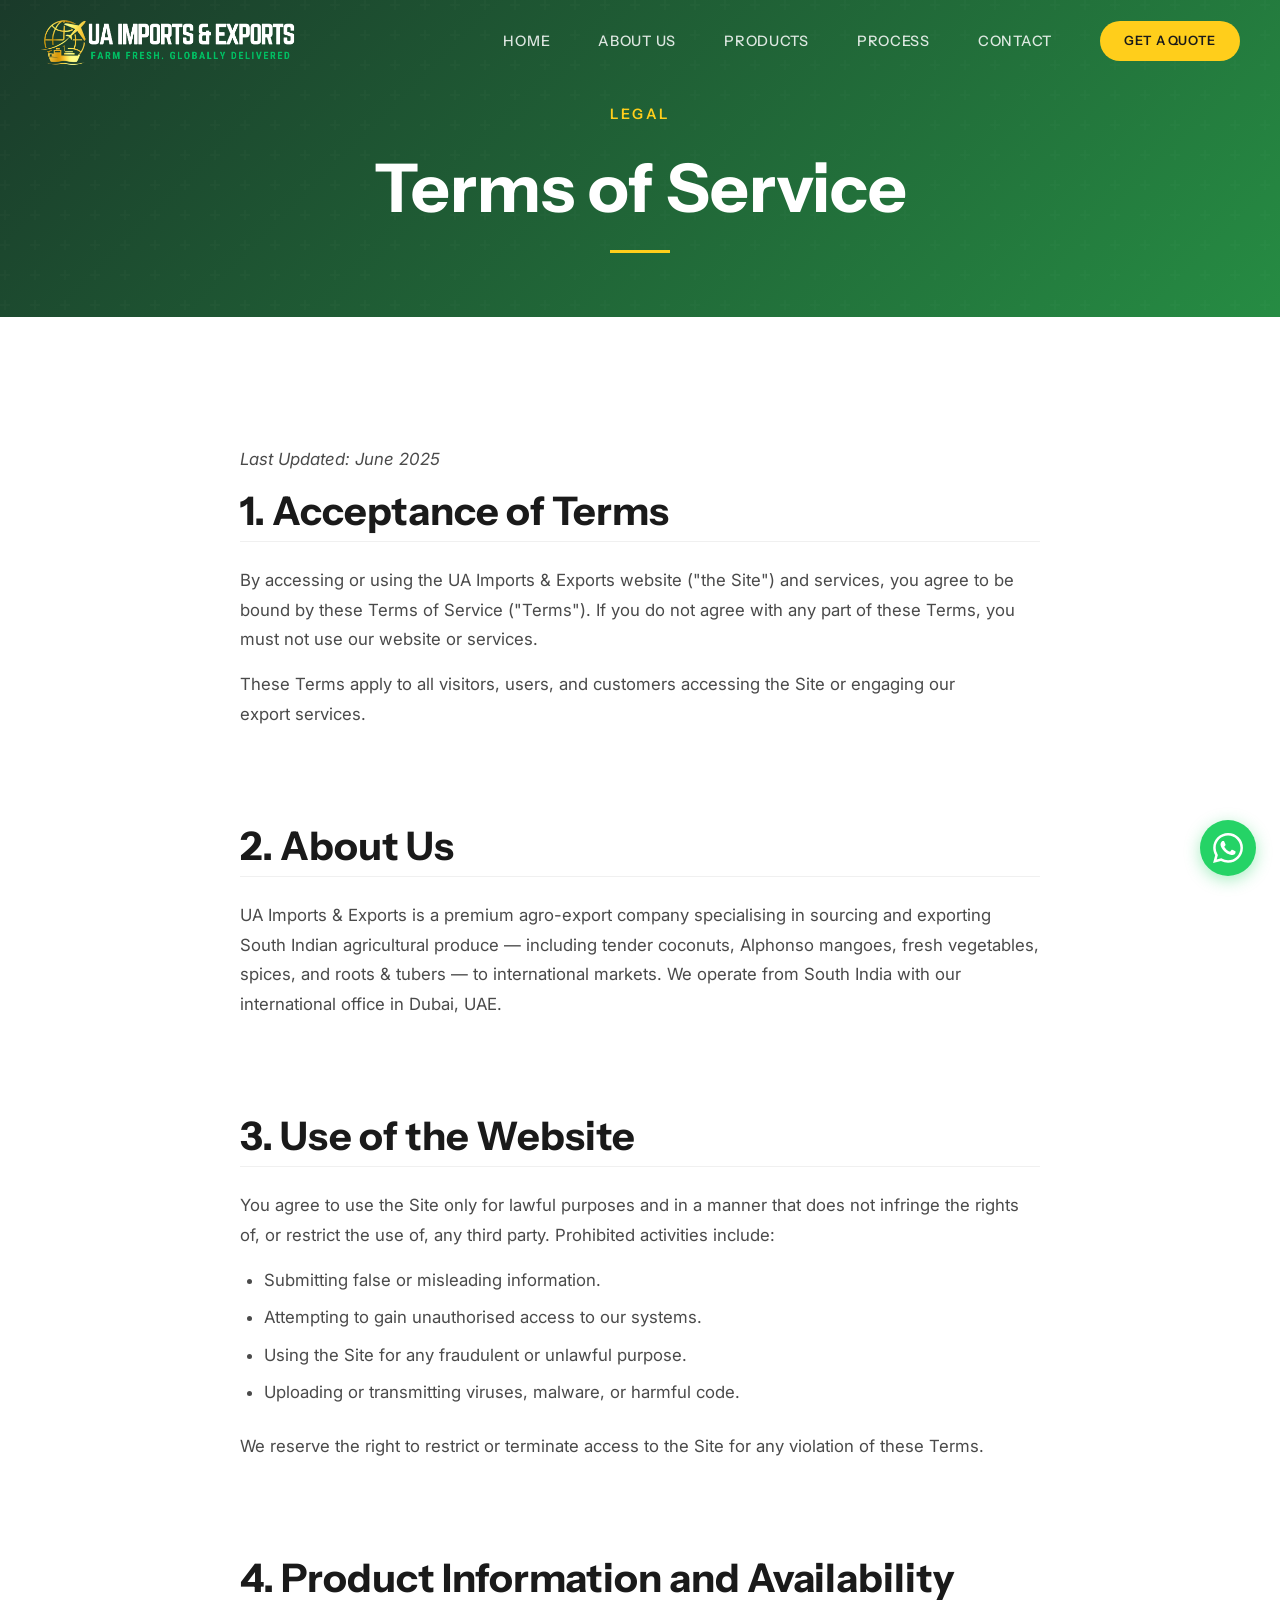
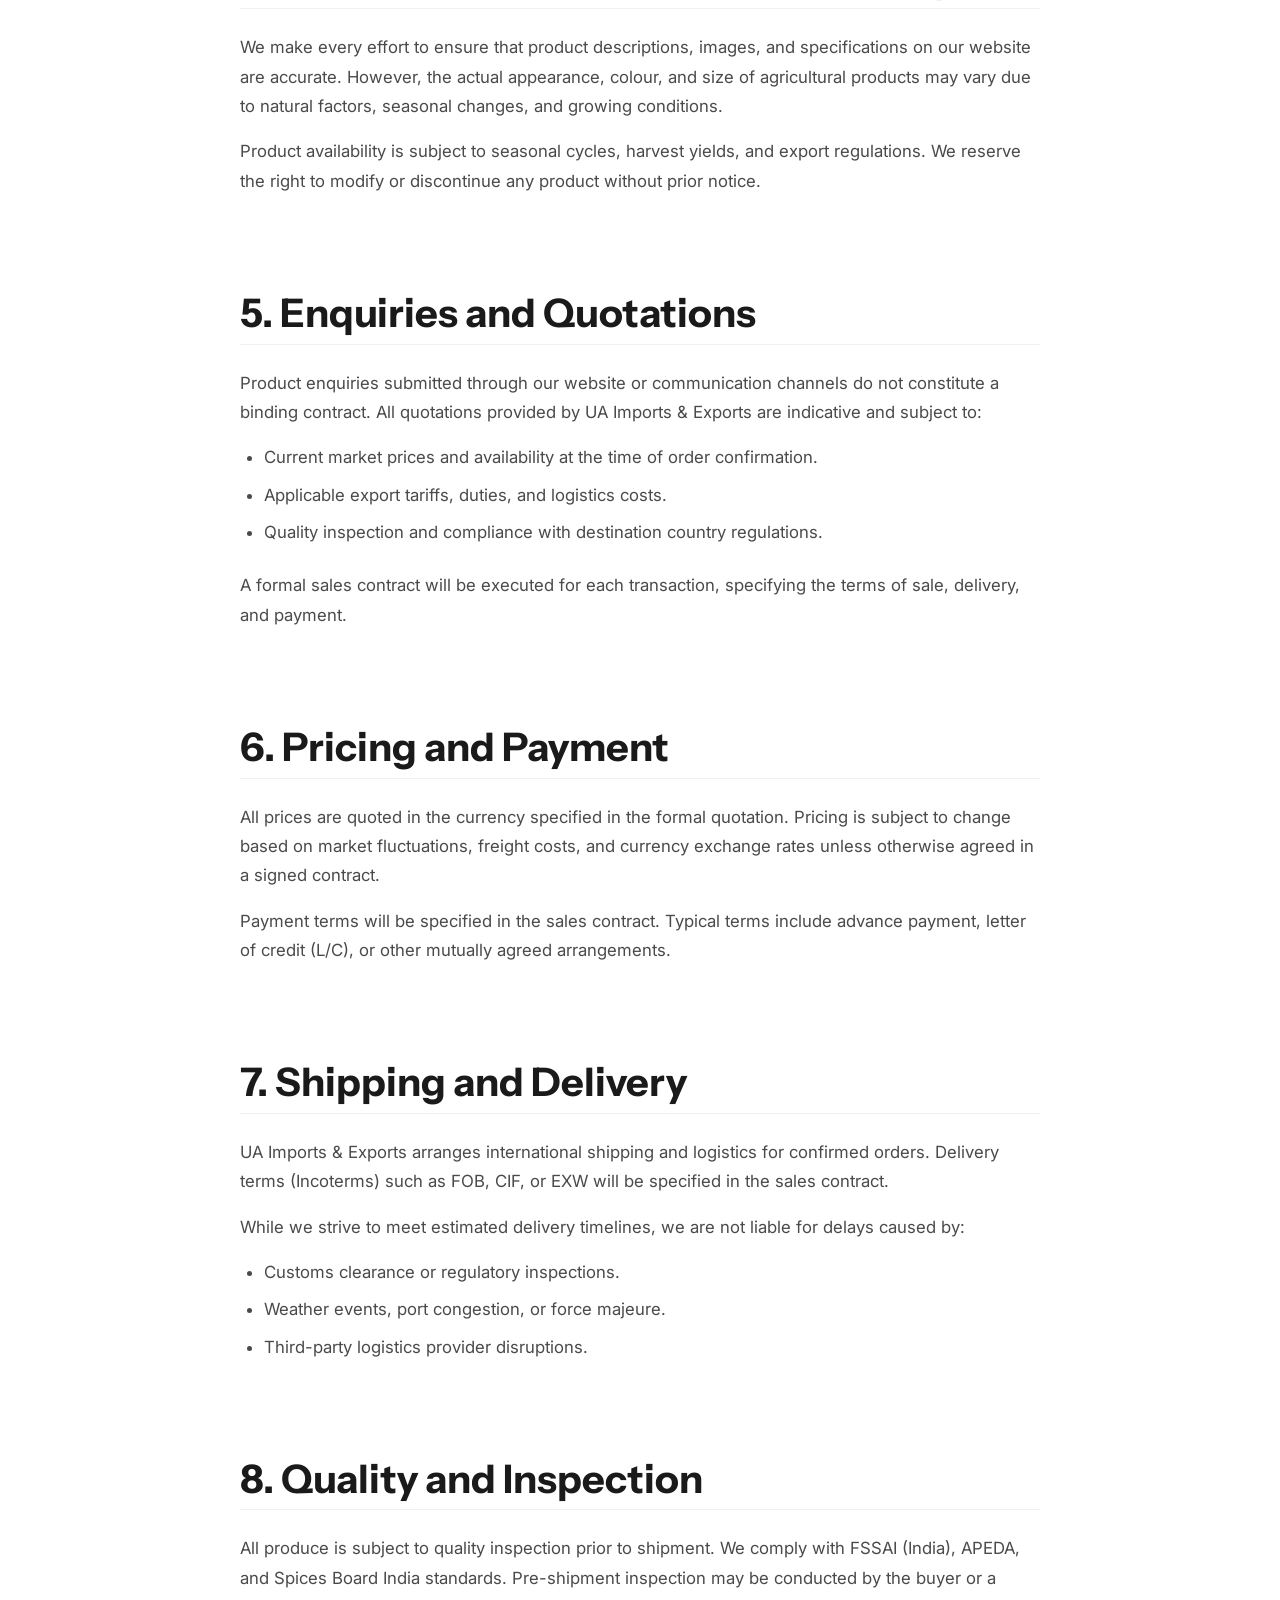
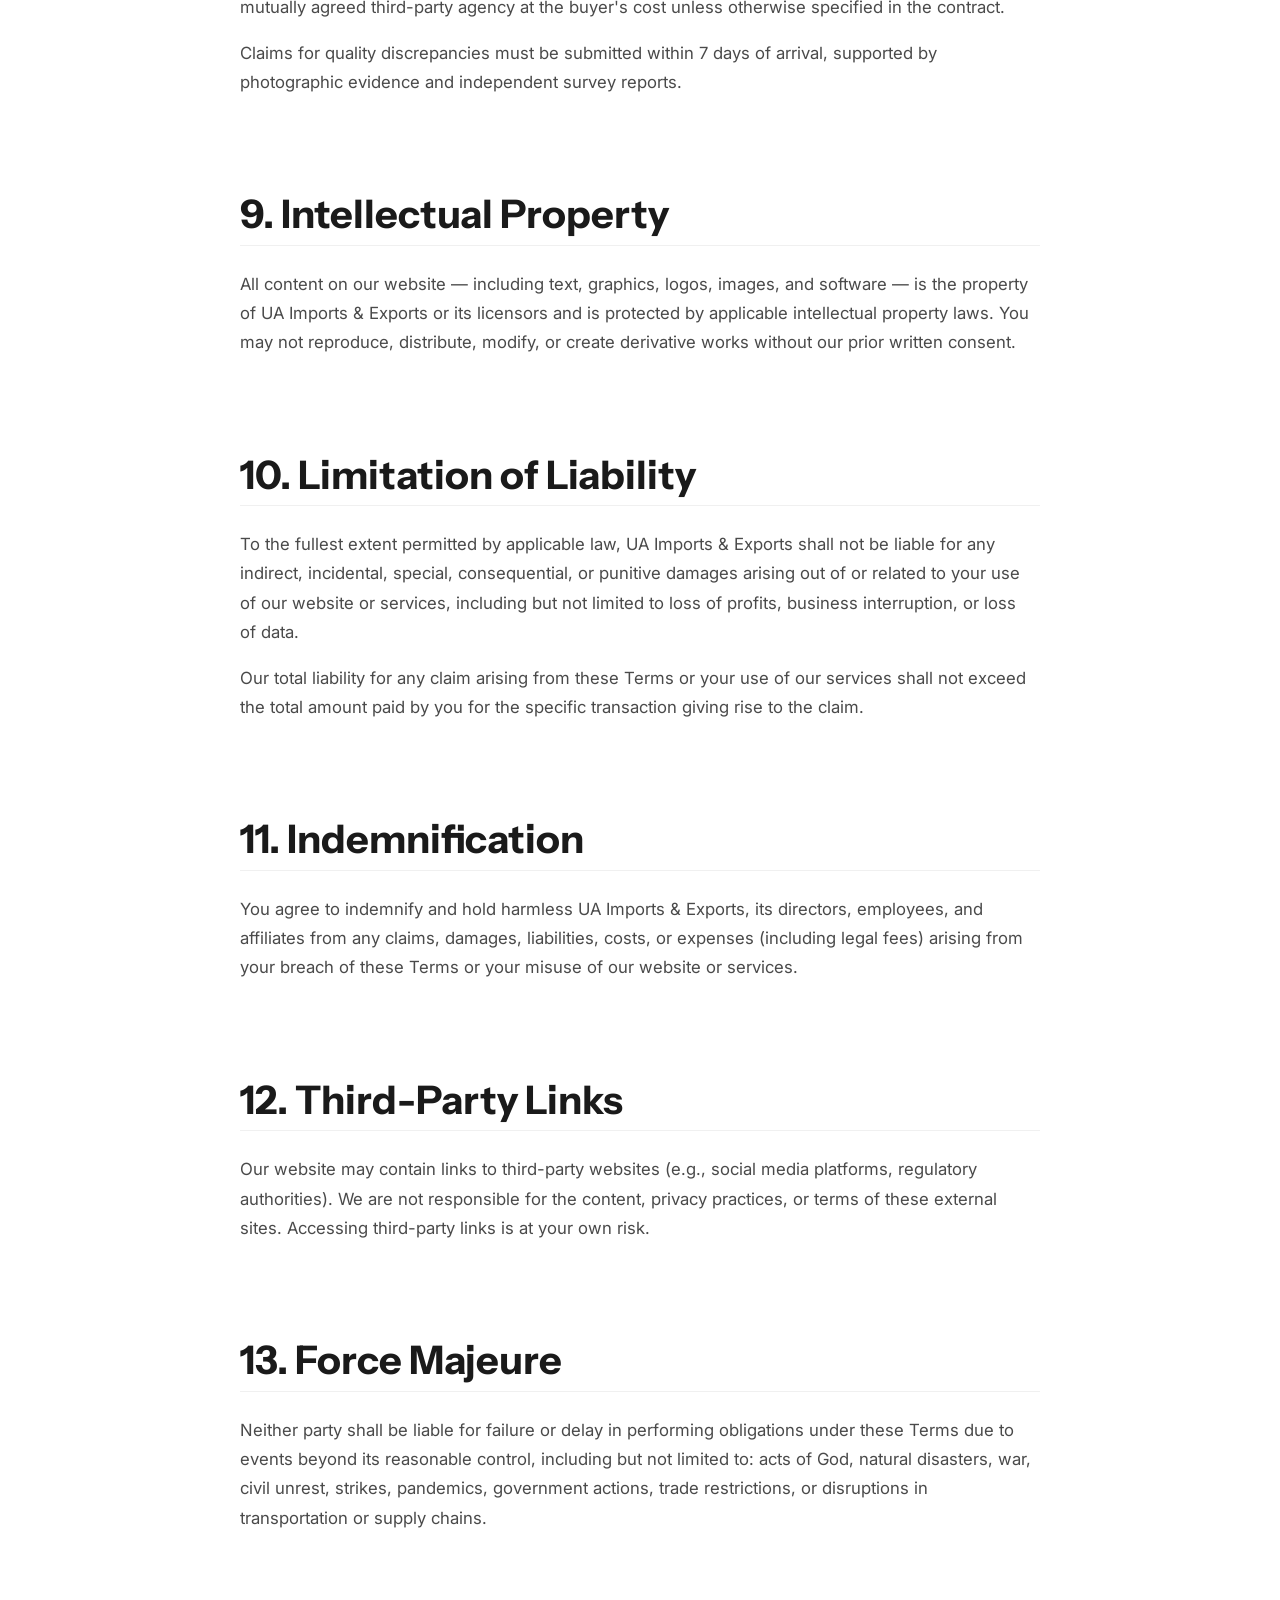
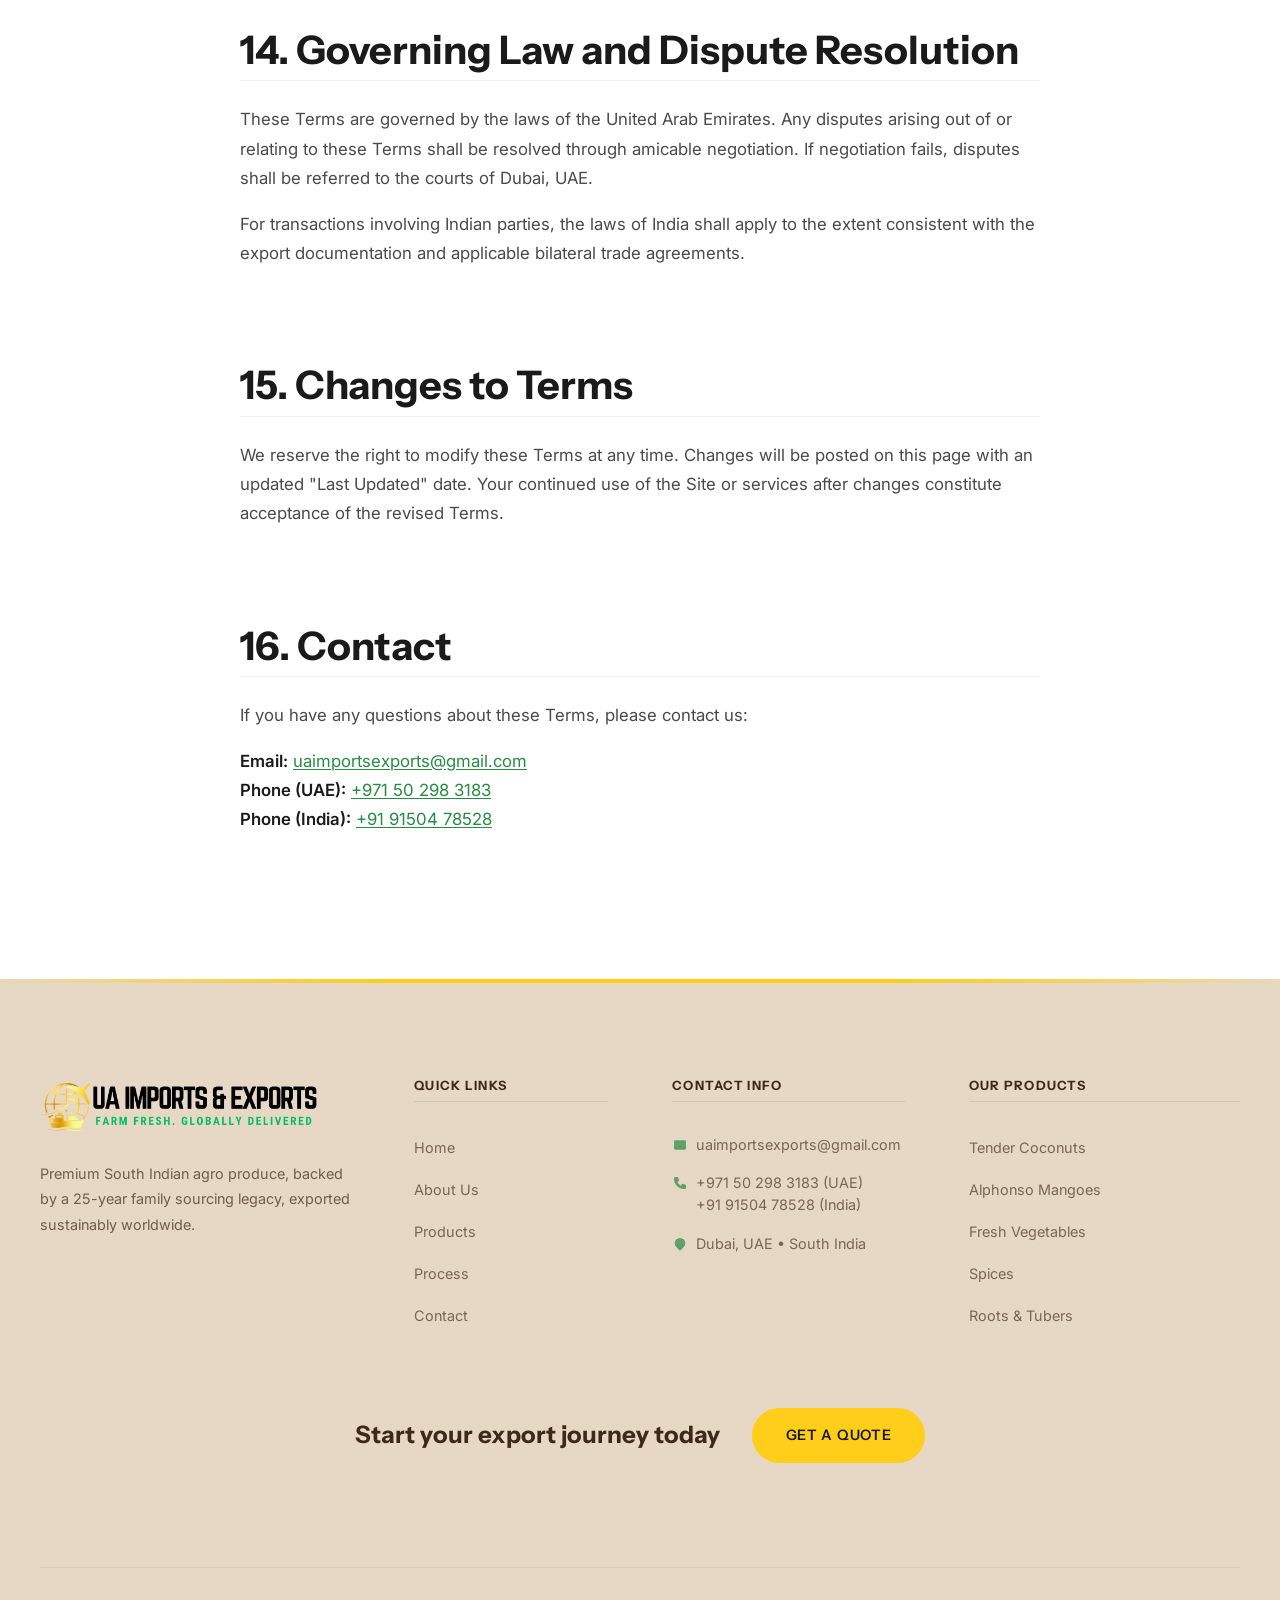
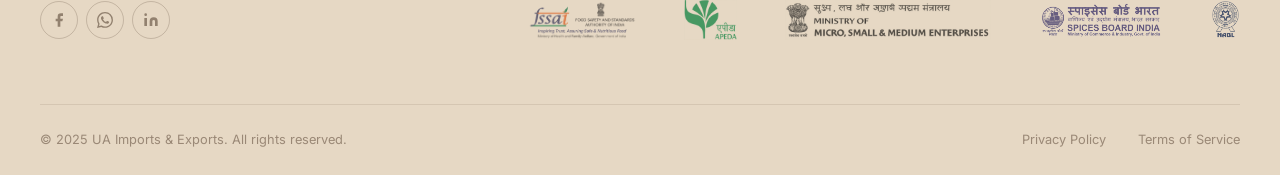
<file: terms-of-service.html>
<!DOCTYPE html>
<html lang="en">
<head>
  <meta charset="UTF-8">
  <meta name="viewport" content="width=device-width, initial-scale=1.0">
  <meta http-equiv="X-UA-Compatible" content="ie=edge">

  <title>UA Imports & Exports — Terms of Service</title>
  <meta name="description" content="Terms of Service for UA Imports & Exports. Review the conditions governing the use of our website and export services for South Indian agro produce.">
  <meta name="keywords" content="terms of service, terms and conditions, UA Imports and Exports, agro exports, legal">
  <meta name="author" content="UA Imports & Exports">
  <meta name="robots" content="index, follow">

  <meta property="og:type" content="website">
  <meta property="og:title" content="UA Imports & Exports — Terms of Service">
  <meta property="og:description" content="Review the terms governing use of the UA Imports & Exports website and export services.">
  <meta property="og:url" content="https://www.uaimportsexports.com/terms-of-service">
  <meta property="og:site_name" content="UA Imports & Exports">

  <!-- Canonical -->
  <link rel="canonical" href="https://www.uaimportsexports.com/terms-of-service">

  <!-- Twitter Card -->
  <meta name="twitter:card" content="summary_large_image">
  <meta name="twitter:title" content="UA Imports & Exports — Terms of Service">
  <meta name="twitter:description" content="Review the terms governing use of the UA Imports & Exports website and export services.">
  <meta name="twitter:image" content="https://www.uaimportsexports.com/assets/images/Preview%20Images/index-preview.png">

  <!-- Structured Data -->
  <script type="application/ld+json">
  {
    "@context": "https://schema.org",
    "@type": "BreadcrumbList",
    "itemListElement": [
      { "@type": "ListItem", "position": 1, "name": "Home", "item": "https://www.uaimportsexports.com/" },
      { "@type": "ListItem", "position": 2, "name": "Terms of Service", "item": "https://www.uaimportsexports.com/terms-of-service" }
    ]
  }
  </script>
  <meta property="og:image" content="https://ua-imports-exports.vercel.app/assets/images/Preview%20Images/index-preview.png">

  <link rel="icon" type="image/png" href="assets/images/favicon.png">

  <link rel="preconnect" href="https://fonts.googleapis.com">
  <link rel="preconnect" href="https://fonts.gstatic.com" crossorigin>
  <link href="https://fonts.googleapis.com/css2?family=Instrument+Sans:ital,wght@0,400;0,500;0,600;0,700;1,400;1,500;1,600;1,700&family=Inter:wght@300;400;500;600;700;800&display=swap" rel="stylesheet">

  <!-- CSS (consolidated for performance) -->
  <link rel="stylesheet" href="css/styles.css">
<script>
  document.documentElement.classList.add('js');
  window.addEventListener('load', function () {
    setTimeout(function () {
      if (!document.documentElement.classList.contains('reveal-ready')) {
        document.querySelectorAll('[data-reveal]').forEach(function (el) {
          el.classList.add('is-revealed');
        });
      }
    }, 1500);
  });
</script>
</head>
<body>

  <nav class="navbar" id="navbar" role="navigation" aria-label="Main Navigation">
    <div class="navbar__inner">
      <a href="index.html" class="navbar__logo" aria-label="UA Imports & Exports — Home">
        <img src="assets/images/logo/UA Imports & Exports Header Logo.png" alt="UA Imports & Exports Logo" class="navbar__logo-img" width="48" height="48">
      </a>

      <div class="navbar__links">
        <a href="index.html" class="navbar__link">Home</a>
        <a href="about.html" class="navbar__link">About Us</a>
        <a href="products.html" class="navbar__link">Products</a>
        <a href="process.html" class="navbar__link">Process</a>
        <a href="contact.html" class="navbar__link">Contact</a>
        <a href="contact.html" class="navbar__cta">Get A Quote</a>
      </div>

      <button class="navbar__hamburger" id="navbar-hamburger" aria-label="Toggle Menu" aria-expanded="false">
        <span></span>
        <span></span>
        <span></span>
      </button>
    </div>

    <div class="navbar__mobile-overlay" id="navbar-mobile-overlay">
      <a href="index.html" class="navbar__link">Home</a>
      <a href="about.html" class="navbar__link">About Us</a>
      <a href="products.html" class="navbar__link">Products</a>
      <a href="process.html" class="navbar__link">Process</a>
      <a href="contact.html" class="navbar__link">Contact</a>
      <a href="contact.html" class="navbar__cta">Get A Quote</a>
    </div>
  </nav>

  <!-- ============================================================
       HERO
       ============================================================ -->
  <section class="legal-hero" id="hero" aria-label="Terms of Service Hero">
    <div class="container">
      <p class="legal-hero__eyebrow">Legal</p>
      <h1 class="legal-hero__title">Terms of Service</h1>
      <hr class="legal-hero__divider" aria-hidden="true">
    </div>
  </section>

  <main>
    <section class="legal-page section" id="terms-of-service" aria-label="Terms of Service Content">
      <div class="container">
        <div class="legal-page__inner">
          <p class="legal-page__last-updated">Last Updated: June 2025</p>

          <h2>1. Acceptance of Terms</h2>
          <p>By accessing or using the UA Imports & Exports website ("the Site") and services, you agree to be bound by these Terms of Service ("Terms"). If you do not agree with any part of these Terms, you must not use our website or services.</p>
          <p>These Terms apply to all visitors, users, and customers accessing the Site or engaging our export services.</p>

          <h2>2. About Us</h2>
          <p>UA Imports & Exports is a premium agro-export company specialising in sourcing and exporting South Indian agricultural produce — including tender coconuts, Alphonso mangoes, fresh vegetables, spices, and roots & tubers — to international markets. We operate from South India with our international office in Dubai, UAE.</p>

          <h2>3. Use of the Website</h2>
          <p>You agree to use the Site only for lawful purposes and in a manner that does not infringe the rights of, or restrict the use of, any third party. Prohibited activities include:</p>
          <ul>
            <li>Submitting false or misleading information.</li>
            <li>Attempting to gain unauthorised access to our systems.</li>
            <li>Using the Site for any fraudulent or unlawful purpose.</li>
            <li>Uploading or transmitting viruses, malware, or harmful code.</li>
          </ul>
          <p>We reserve the right to restrict or terminate access to the Site for any violation of these Terms.</p>

          <h2>4. Product Information and Availability</h2>
          <p>We make every effort to ensure that product descriptions, images, and specifications on our website are accurate. However, the actual appearance, colour, and size of agricultural products may vary due to natural factors, seasonal changes, and growing conditions.</p>
          <p>Product availability is subject to seasonal cycles, harvest yields, and export regulations. We reserve the right to modify or discontinue any product without prior notice.</p>

          <h2>5. Enquiries and Quotations</h2>
          <p>Product enquiries submitted through our website or communication channels do not constitute a binding contract. All quotations provided by UA Imports & Exports are indicative and subject to:</p>
          <ul>
            <li>Current market prices and availability at the time of order confirmation.</li>
            <li>Applicable export tariffs, duties, and logistics costs.</li>
            <li>Quality inspection and compliance with destination country regulations.</li>
          </ul>
          <p>A formal sales contract will be executed for each transaction, specifying the terms of sale, delivery, and payment.</p>

          <h2>6. Pricing and Payment</h2>
          <p>All prices are quoted in the currency specified in the formal quotation. Pricing is subject to change based on market fluctuations, freight costs, and currency exchange rates unless otherwise agreed in a signed contract.</p>
          <p>Payment terms will be specified in the sales contract. Typical terms include advance payment, letter of credit (L/C), or other mutually agreed arrangements.</p>

          <h2>7. Shipping and Delivery</h2>
          <p>UA Imports & Exports arranges international shipping and logistics for confirmed orders. Delivery terms (Incoterms) such as FOB, CIF, or EXW will be specified in the sales contract.</p>
          <p>While we strive to meet estimated delivery timelines, we are not liable for delays caused by:</p>
          <ul>
            <li>Customs clearance or regulatory inspections.</li>
            <li>Weather events, port congestion, or force majeure.</li>
            <li>Third-party logistics provider disruptions.</li>
          </ul>

          <h2>8. Quality and Inspection</h2>
          <p>All produce is subject to quality inspection prior to shipment. We comply with FSSAI (India), APEDA, and Spices Board India standards. Pre-shipment inspection may be conducted by the buyer or a mutually agreed third-party agency at the buyer's cost unless otherwise specified in the contract.</p>
          <p>Claims for quality discrepancies must be submitted within 7 days of arrival, supported by photographic evidence and independent survey reports.</p>

          <h2>9. Intellectual Property</h2>
          <p>All content on our website — including text, graphics, logos, images, and software — is the property of UA Imports & Exports or its licensors and is protected by applicable intellectual property laws. You may not reproduce, distribute, modify, or create derivative works without our prior written consent.</p>

          <h2>10. Limitation of Liability</h2>
          <p>To the fullest extent permitted by applicable law, UA Imports & Exports shall not be liable for any indirect, incidental, special, consequential, or punitive damages arising out of or related to your use of our website or services, including but not limited to loss of profits, business interruption, or loss of data.</p>
          <p>Our total liability for any claim arising from these Terms or your use of our services shall not exceed the total amount paid by you for the specific transaction giving rise to the claim.</p>

          <h2>11. Indemnification</h2>
          <p>You agree to indemnify and hold harmless UA Imports & Exports, its directors, employees, and affiliates from any claims, damages, liabilities, costs, or expenses (including legal fees) arising from your breach of these Terms or your misuse of our website or services.</p>

          <h2>12. Third-Party Links</h2>
          <p>Our website may contain links to third-party websites (e.g., social media platforms, regulatory authorities). We are not responsible for the content, privacy practices, or terms of these external sites. Accessing third-party links is at your own risk.</p>

          <h2>13. Force Majeure</h2>
          <p>Neither party shall be liable for failure or delay in performing obligations under these Terms due to events beyond its reasonable control, including but not limited to: acts of God, natural disasters, war, civil unrest, strikes, pandemics, government actions, trade restrictions, or disruptions in transportation or supply chains.</p>

          <h2>14. Governing Law and Dispute Resolution</h2>
          <p>These Terms are governed by the laws of the United Arab Emirates. Any disputes arising out of or relating to these Terms shall be resolved through amicable negotiation. If negotiation fails, disputes shall be referred to the courts of Dubai, UAE.</p>
          <p>For transactions involving Indian parties, the laws of India shall apply to the extent consistent with the export documentation and applicable bilateral trade agreements.</p>

          <h2>15. Changes to Terms</h2>
          <p>We reserve the right to modify these Terms at any time. Changes will be posted on this page with an updated "Last Updated" date. Your continued use of the Site or services after changes constitute acceptance of the revised Terms.</p>

          <h2>16. Contact</h2>
          <p>If you have any questions about these Terms, please contact us:</p>
          <p>
            <strong>Email:</strong> <a href="mailto:uaimportsexports@gmail.com">uaimportsexports@gmail.com</a><br>
            <strong>Phone (UAE):</strong> <a href="tel:+971502983183">+971 50 298 3183</a><br>
            <strong>Phone (India):</strong> <a href="tel:+919150478528">+91 91504 78528</a>
          </p>
        </div>
      </div>
    </section>
  </main>

  <footer class="footer" id="footer" role="contentinfo" aria-label="Site Footer">
    <div class="footer__top-border" aria-hidden="true"></div>
    <div class="container">
      <div class="footer__grid">
        <div class="footer__brand">
          <a href="index.html" class="footer__logo">
            <img src="assets/images/logo/UA%20Imports%20&%20Exports%20Footer%20Logo.png" alt="UA Imports & Exports" class="footer__logo-img" loading="lazy" width="200" height="auto">
          </a>
          <p class="footer__description">Premium South Indian agro produce, backed by a 25-year family sourcing legacy, exported sustainably worldwide.</p>
        </div>
        <div class="footer__col">
          <h4 class="footer__col-title">Quick Links</h4>
          <ul class="footer__links">
            <li><a href="index.html" class="footer__link">Home</a></li>
            <li><a href="about.html" class="footer__link">About Us</a></li>
            <li><a href="products.html" class="footer__link">Products</a></li>
            <li><a href="process.html" class="footer__link">Process</a></li>
            <li><a href="contact.html" class="footer__link">Contact</a></li>
          </ul>
        </div>
        <div class="footer__col">
          <h4 class="footer__col-title">Contact Info</h4>
          <ul class="footer__contact">
            <li class="footer__contact-item">
              <svg class="footer__contact-icon" viewBox="0 0 24 24" fill="currentColor"><path d="M3 8l7.89 5.26a2 2 0 002.22 0L21 8M5 19h14a2 2 0 002-2V7a2 2 0 00-2-2H5a2 2 0 00-2 2v10a2 2 0 002 2z"/></svg>
              <span class="footer__contact-text"><a href="mailto:uaimportsexports@gmail.com">uaimportsexports@gmail.com</a></span>
            </li>
            <li class="footer__contact-item">
              <svg class="footer__contact-icon" viewBox="0 0 24 24" fill="currentColor"><path d="M3 5a2 2 0 012-2h3.28a1 1 0 01.948.684l1.498 4.493a1 1 0 01-.502 1.21l-2.257 1.13a11.042 11.042 0 005.516 5.516l1.13-2.257a1 1 0 011.21-.502l4.493 1.498a1 1 0 01.684.949V19a2 2 0 01-2 2h-1C9.716 21 3 14.284 3 6V5z"/></svg>
              <span class="footer__contact-text">
                <a href="tel:+971502983183">+971 50 298 3183</a> (UAE)<br>
                <a href="tel:+919150478528">+91 91504 78528</a> (India)
              </span>
            </li>
            <li class="footer__contact-item">
              <svg class="footer__contact-icon" viewBox="0 0 24 24" fill="currentColor"><path d="M17.657 16.657L13.414 20.9a1.998 1.998 0 01-2.827 0l-4.244-4.243a8 8 0 1111.314 0z"/><path d="M15 11a3 3 0 11-6 0 3 3 0 016 0z"/></svg>
              <span class="footer__contact-text">Dubai, UAE &bull; South India</span>
            </li>
          </ul>
        </div>
        <div class="footer__col">
          <h4 class="footer__col-title">Our Products</h4>
          <ul class="footer__links">
            <li><a href="products.html" class="footer__link">Tender Coconuts</a></li>
            <li><a href="products.html" class="footer__link">Alphonso Mangoes</a></li>
            <li><a href="products.html" class="footer__link">Fresh Vegetables</a></li>
            <li><a href="products.html" class="footer__link">Spices</a></li>
            <li><a href="products.html" class="footer__link">Roots & Tubers</a></li>
          </ul>
        </div>

        <div class="footer__cta-row">
          <p class="footer__cta-text">Start your export journey today</p>
          <a href="contact.html" class="btn btn-gold">Get A Quote</a>
        </div>

        <div class="footer__certs-row">
          <div class="footer__social">
            <a href="https://facebook.com" class="footer__social-link" aria-label="Facebook" target="_blank" rel="noopener noreferrer">
              <svg viewBox="0 0 24 24" fill="currentColor"><path d="M18 2h-3a5 5 0 0 0-5 5v3H7v4h3v8h4v-8h3l1-4h-4V7a1 1 0 0 1 1-1h3z"/></svg>
            </a>
            <a href="https://wa.me/971502983183" class="footer__social-link" aria-label="WhatsApp" target="_blank" rel="noopener noreferrer">
              <svg viewBox="0 0 24 24" fill="currentColor"><path d="M17.472 14.382c-.297-.149-1.758-.867-2.03-.967-.273-.099-.471-.148-.67.15-.197.297-.767.966-.94 1.164-.173.199-.347.223-.644.075-.297-.15-1.255-.463-2.39-1.475-.883-.788-1.48-1.761-1.653-2.059-.173-.297-.018-.458.13-.606.134-.133.298-.347.446-.52.149-.174.198-.298.298-.497.099-.198.05-.371-.025-.52-.075-.149-.669-1.612-.916-2.207-.242-.579-.487-.5-.669-.51-.173-.008-.371-.01-.57-.01-.198 0-.52.074-.792.372-.272.297-1.04 1.016-1.04 2.479 0 1.462 1.065 2.875 1.213 3.074.149.198 2.096 3.2 5.077 4.487.709.306 1.262.489 1.694.625.712.227 1.36.195 1.871.118.571-.085 1.758-.719 2.006-1.413.248-.694.248-1.289.173-1.413-.074-.124-.272-.198-.57-.347m-5.421 7.403h-.004a9.87 9.87 0 01-5.031-1.378l-.361-.214-3.741.982.998-3.648-.235-.374a9.86 9.86 0 01-1.51-5.26c.001-5.45 4.436-9.884 9.888-9.884 2.64 0 5.122 1.03 6.988 2.898a9.825 9.825 0 012.893 6.994c-.003 5.45-4.437 9.884-9.885 9.884m8.413-18.297A11.815 11.815 0 0012.05 0C5.495 0 .16 5.335.157 11.892c0 2.096.547 4.142 1.588 5.945L.057 24l6.305-1.654a11.882 11.882 0 005.683 1.448h.005c6.554 0 11.89-5.335 11.893-11.893a11.821 11.821 0 00-3.48-8.413z"/></svg>
            </a>
            <a href="https://linkedin.com" class="footer__social-link" aria-label="LinkedIn" target="_blank" rel="noopener noreferrer">
              <svg viewBox="0 0 24 24" fill="currentColor"><path d="M16 8a6 6 0 016 6v7h-4v-7a2 2 0 00-2-2 2 2 0 00-2 2v7h-4v-7a6 6 0 016-6zM2 9h4v12H2zM4 6a2 2 0 100-4 2 2 0 000 4z"/></svg>
            </a>
          </div>
          <div class="footer__certs-logos">
            <img src="assets/images/Certification%20and%20License%20Logos/FSSAI.png" alt="FSSAI" class="footer__certs-row-img" loading="lazy">
            <img src="assets/images/Certification%20and%20License%20Logos/APEDA%20Logo%20_%20Cleaned.png" alt="APEDA" class="footer__certs-row-img" loading="lazy">
            <img src="assets/images/Certification%20and%20License%20Logos/MSME%20Logo%20_%20Cleaned.png" alt="MSME" class="footer__certs-row-img" loading="lazy">
            <img src="assets/images/Certification%20and%20License%20Logos/Spices%20Board%20India.png" alt="Spices Board India" class="footer__certs-row-img" loading="lazy">
            <img src="assets/images/Certification%20and%20License%20Logos/Enhanced%20NABL%20Logo.png" alt="Enhanced NABL Logo" class="footer__certs-row-img" loading="lazy">
          </div>
        </div>
      </div>

      <div class="footer__bottom">
        <p class="footer__copyright">&copy; 2025 UA Imports &amp; Exports. All rights reserved.</p>
        <div class="footer__bottom-links">
          <a href="privacy-policy.html" class="footer__bottom-link">Privacy Policy</a>
          <a href="terms-of-service.html" class="footer__bottom-link">Terms of Service</a>
        </div>
      </div>
    </div>
  </footer>

  <a href="https://wa.me/971502983183" target="_blank" rel="noopener noreferrer" class="whatsapp-float" aria-label="Chat on WhatsApp">
    <svg viewBox="0 0 24 24"><path d="M17.472 14.382c-.297-.149-1.758-.867-2.03-.967-.273-.099-.471-.148-.67.15-.197.297-.767.966-.94 1.164-.173.199-.347.223-.644.075-.297-.15-1.255-.463-2.39-1.475-.883-.788-1.48-1.761-1.653-2.059-.173-.297-.018-.458.13-.606.134-.133.298-.347.446-.52.149-.174.198-.298.298-.497.099-.198.05-.371-.025-.52-.075-.149-.669-1.612-.916-2.207-.242-.579-.487-.5-.669-.51-.173-.008-.371-.01-.57-.01-.198 0-.52.074-.792.372-.272.297-1.04 1.016-1.04 2.479 0 1.462 1.065 2.875 1.213 3.074.149.198 2.096 3.2 5.077 4.487.709.306 1.262.489 1.694.625.712.227 1.36.195 1.871.118.571-.085 1.758-.719 2.006-1.413.248-.694.248-1.289.173-1.413-.074-.124-.272-.198-.57-.347m-5.421 7.403h-.004a9.87 9.87 0 01-5.031-1.378l-.361-.214-3.741.982.998-3.648-.235-.374a9.86 9.86 0 01-1.51-5.26c.001-5.45 4.436-9.884 9.888-9.884 2.64 0 5.122 1.03 6.988 2.898a9.825 9.825 0 012.893 6.994c-.003 5.45-4.437 9.884-9.885 9.884m8.413-18.297A11.815 11.815 0 0012.05 0C5.495 0 .16 5.335.157 11.892c0 2.096.547 4.142 1.588 5.945L.057 24l6.305-1.654a11.882 11.882 0 005.683 1.448h.005c6.554 0 11.89-5.335 11.893-11.893a11.821 11.821 0 00-3.48-8.413z"/></svg>
  </a>

  <script type="module" src="js/main.js"></script>

</body>
</html>
</file>
<file: css/styles.css>
/* ======== css/variables.css ======== */
/* ============================================================
   UA IMPORTS & EXPORTS — Design Tokens
   ============================================================ */

:root {
  /* ── Color Palette ─────────────────────────────────────────── */
  --color-forest:       #268C43;
  --color-forest-rgb:   38, 140, 67;
  --color-emerald:      #268C43;
  --color-emerald-rgb:  38, 140, 67;
  --color-sage:         #268C43;
  --color-sage-rgb:     38, 140, 67;
  --color-mint:         #268C43;
  --color-mint-rgb:     38, 140, 67;
  --color-cream:        #FEFAE0;
  --color-cream-rgb:    254, 250, 224;
  --color-gold:         #FFCE1B;
  --color-gold-rgb:     255, 206, 27;
  --color-gold-light:   #FFCE1B;
  --color-gold-light-rgb: 255, 206, 27;
  --color-charcoal:     #1A1A1A;
  --color-charcoal-rgb: 26, 26, 26;
  --color-slate:        #4A4A4A;
  --color-slate-rgb:    74, 74, 74;
  --color-cloud:        #F8F9FA;
  --color-cloud-rgb:    248, 249, 250;
  --color-white:        #FFFFFF;
  --color-white-rgb:    255, 255, 255;

  /* ── Typography ────────────────────────────────────────────── */
  --font-heading:  'Instrument Sans', 'Inter', system-ui, sans-serif;
  --font-body:     'Inter', 'Instrument Sans', system-ui, sans-serif;

  --fw-regular:    400;
  --fw-medium:     500;
  --fw-semibold:   600;
  --fw-bold:       700;
  --fw-extrabold:  800;

  --fs-xs:         clamp(0.7rem, 0.65rem + 0.25vw, 0.8rem);
  --fs-sm:         clamp(0.8rem, 0.75rem + 0.3vw, 0.9rem);
  --fs-base:       clamp(0.95rem, 0.9rem + 0.3vw, 1.05rem);
  --fs-md:         clamp(1.05rem, 1rem + 0.35vw, 1.2rem);
  --fs-lg:         clamp(1.2rem, 1.1rem + 0.5vw, 1.5rem);
  --fs-xl:         clamp(1.5rem, 1.3rem + 0.8vw, 2rem);
  --fs-2xl:        clamp(1.8rem, 1.5rem + 1.2vw, 2.5rem);
  --fs-3xl:        clamp(2.2rem, 1.8rem + 1.8vw, 3.2rem);
  --fs-4xl:        clamp(2.8rem, 2.2rem + 2.5vw, 4.2rem);
  --fs-hero:       clamp(3rem, 2.5rem + 3vw, 5rem);

  --lh-tight:      1.1;
  --lh-snug:       1.25;
  --lh-normal:     1.55;
  --lh-relaxed:    1.75;

  --ls-tight:      -0.02em;
  --ls-normal:     0;
  --ls-wide:       0.05em;
  --ls-wider:      0.1em;
  --ls-widest:     0.18em;

  /* ── Spacing ───────────────────────────────────────────────── */
  --space-xs:      0.25rem;
  --space-sm:      0.5rem;
  --space-md:      1rem;
  --space-lg:      1.5rem;
  --space-xl:      2rem;
  --space-2xl:     3rem;
  --space-3xl:     4rem;
  --space-4xl:     6rem;
  --space-5xl:     8rem;
  --space-section: clamp(5rem, 8vw, 9rem);

  /* ── Layout ────────────────────────────────────────────────── */
  --container-max:  1320px;
  --container-pad:  clamp(1.25rem, 4vw, 2.5rem);
  --border-radius-sm:  6px;
  --border-radius-md:  12px;
  --border-radius-lg:  20px;
  --border-radius-xl:  30px;
  --border-radius-pill: 100px;

  /* ── Shadows ───────────────────────────────────────────────── */
  --shadow-sm:     0 2px 8px rgba(0, 0, 0, 0.06);
  --shadow-md:     0 4px 16px rgba(0, 0, 0, 0.08);
  --shadow-lg:     0 8px 32px rgba(0, 0, 0, 0.1);
  --shadow-xl:     0 16px 48px rgba(0, 0, 0, 0.12);
  --shadow-glow-gold: 0 0 30px rgba(255, 206, 27, 0.25);

  /* ── Animation ─────────────────────────────────────────────── */
  --ease-smooth:     cubic-bezier(0.22, 1, 0.36, 1);
  --ease-bounce:     cubic-bezier(0.34, 1.56, 0.64, 1);
  --ease-in-out:     cubic-bezier(0.4, 0, 0.2, 1);
  --ease-out-expo:   cubic-bezier(0.16, 1, 0.3, 1);

  --dur-fast:        300ms;
  --dur-normal:      600ms;
  --dur-slow:        1000ms;
  --dur-cinematic:   1800ms;

  /* ── Z-Index Scale ─────────────────────────────────────────── */
  --z-base:       1;
  --z-above:      10;
  --z-overlay:    100;
  --z-nav:        1000;
  --z-modal:      2000;
}


/* ======== css/reset.css ======== */
/* ============================================================
   UA IMPORTS & EXPORTS — CSS Reset
   ============================================================ */

*, *::before, *::after {
  box-sizing: border-box;
  margin: 0;
  padding: 0;
}

html {
  scroll-behavior: smooth;
  -webkit-text-size-adjust: 100%;
  text-size-adjust: 100%;
  scroll-padding-top: 90px; /* account for sticky nav */
}

body {
  min-height: 100vh;
  -webkit-font-smoothing: antialiased;
  -moz-osx-font-smoothing: grayscale;
  text-rendering: optimizeLegibility;
  overflow-x: hidden;
}

img, picture, video, canvas, svg {
  display: block;
  max-width: 100%;
}

img {
  height: auto;
}

input, button, textarea, select {
  font: inherit;
  color: inherit;
}

button {
  cursor: pointer;
  border: none;
  background: none;
}

a {
  text-decoration: none;
  color: inherit;
}

ul, ol {
  list-style: none;
}

h1, h2, h3, h4, h5, h6 {
  overflow-wrap: break-word;
  text-wrap: balance;
}

p {
  overflow-wrap: break-word;
  text-wrap: pretty;
}

::selection {
  background-color: rgba(var(--color-sage-rgb), 0.3);
  color: var(--color-charcoal);
}

::-webkit-scrollbar {
  width: 8px;
}

::-webkit-scrollbar-track {
  background: var(--color-cloud);
}

::-webkit-scrollbar-thumb {
  background: var(--color-sage);
  border-radius: 4px;
}

::-webkit-scrollbar-thumb:hover {
  background: var(--color-emerald);
}


/* ======== css/base.css ======== */
/* ============================================================
   UA IMPORTS & EXPORTS — Base Styles
   ============================================================ */

body {
  font-family: var(--font-body);
  font-size: var(--fs-base);
  font-weight: var(--fw-regular);
  line-height: var(--lh-normal);
  color: var(--color-charcoal);
  background-color: var(--color-cloud);
}

/* ── Headings ────────────────────────────────────────────────── */
h1, h2, h3, h4, h5, h6 {
  font-family: var(--font-heading);
  font-weight: var(--fw-extrabold);
  line-height: var(--lh-tight);
  color: var(--color-charcoal);
}

h1 { font-size: var(--fs-hero); }
h2 { font-size: var(--fs-3xl); }
h3 { font-size: var(--fs-2xl); }
h4 { font-size: var(--fs-xl); }
h5 { font-size: var(--fs-lg); }
h6 { font-size: var(--fs-md); }

/* ── Paragraphs ──────────────────────────────────────────────── */
p {
  font-size: var(--fs-base);
  line-height: var(--lh-relaxed);
  color: var(--color-slate);
}

p + p {
  margin-top: var(--space-md);
}

/* ── Links ───────────────────────────────────────────────────── */
a {
  transition: color var(--dur-fast) var(--ease-smooth);
}

a:hover {
  color: var(--color-sage);
}

/* ── Eyebrow / Label Text ────────────────────────────────────── */
.eyebrow {
  font-family: var(--font-heading);
  font-size: var(--fs-sm);
  font-weight: var(--fw-semibold);
  text-transform: uppercase;
  letter-spacing: var(--ls-widest);
  color: var(--color-gold);
  margin-bottom: var(--space-lg);
}

/* ── Section Heading ─────────────────────────────────────────── */
.section-heading {
  font-size: var(--fs-3xl);
  font-weight: var(--fw-extrabold);
  line-height: var(--lh-snug);
  margin-bottom: var(--space-lg);
}

.section-heading .highlight {
  color: var(--color-sage);
}

.section-heading .highlight-gold {
  color: var(--color-gold);
}

.section-heading .highlight-emerald {
  color: var(--color-emerald);
}

/* ── Buttons ─────────────────────────────────────────────────── */
.btn {
  display: inline-flex;
  align-items: center;
  justify-content: center;
  gap: var(--space-sm);
  font-family: var(--font-heading);
  font-size: var(--fs-sm);
  font-weight: var(--fw-semibold);
  text-transform: uppercase;
  letter-spacing: var(--ls-wide);
  padding: 0.9rem 2rem;
  border-radius: var(--border-radius-pill);
  transition: all var(--dur-fast) var(--ease-smooth);
  position: relative;
  overflow: hidden;
  cursor: pointer;
}

.btn::before {
  content: '';
  position: absolute;
  top: 0;
  left: -100%;
  width: 100%;
  height: 100%;
  background: linear-gradient(
    90deg,
    transparent,
    rgba(255, 255, 255, 0.15),
    transparent
  );
  transition: left var(--dur-slow) var(--ease-smooth);
}

.btn:hover::before {
  left: 100%;
}

.btn-gold {
  background-color: var(--color-gold);
  color: var(--color-charcoal);
  border: 2px solid var(--color-gold);
}

.btn-gold:hover {
  background-color: var(--color-gold-light);
  border-color: var(--color-gold-light);
  color: var(--color-charcoal);
  transform: translateY(-2px);
  box-shadow: var(--shadow-glow-gold);
}

.btn-outline-white {
  background: transparent;
  color: var(--color-white);
  border: 2px solid rgba(255, 255, 255, 0.6);
}

.btn-outline-white:hover {
  background-color: var(--color-white);
  color: var(--color-charcoal);
  border-color: var(--color-white);
  transform: translateY(-2px);
}

.btn-outline-gold {
  background: transparent;
  color: var(--color-gold);
  border: 2px solid var(--color-gold);
}

.btn-outline-gold:hover {
  background-color: var(--color-gold);
  color: var(--color-charcoal);
  transform: translateY(-2px);
  box-shadow: var(--shadow-glow-gold);
}

.btn-white {
  background-color: var(--color-white);
  color: var(--color-forest);
  border: 2px solid var(--color-white);
}

.btn-white:hover {
  background-color: transparent;
  color: var(--color-white);
  transform: translateY(-2px);
}

.btn.btn--primary {
  background-color: var(--color-gold);
  color: var(--color-charcoal);
  border: 2px solid var(--color-gold);
}

.btn.btn--primary:hover {
  background-color: var(--color-gold-light);
  border-color: var(--color-gold-light);
  color: var(--color-charcoal);
  transform: translateY(-2px);
  box-shadow: var(--shadow-glow-gold);
}

.btn.btn--outline {
  background: transparent;
  color: var(--color-white);
  border: 2px solid rgba(255, 255, 255, 0.6);
}

.btn.btn--outline:hover {
  background-color: var(--color-white);
  color: var(--color-charcoal);
  border-color: var(--color-white);
  transform: translateY(-2px);
}

.btn .btn-arrow {
  transition: transform var(--dur-fast) var(--ease-smooth);
}

.btn:hover .btn-arrow {
  transform: translateX(4px);
}

/* ── Utility Classes ─────────────────────────────────────────── */
.text-center { text-align: center; }
.text-left   { text-align: left; }
.text-right  { text-align: right; }

.text-white  { color: var(--color-white); }
.text-gold   { color: var(--color-gold); }
.text-sage   { color: var(--color-sage); }
.text-mint   { color: var(--color-mint); }
.text-slate  { color: var(--color-slate); }

.bg-white { background-color: var(--color-white); }
.bg-cloud { background-color: var(--color-cloud); }

.visually-hidden {
  position: absolute;
  width: 1px;
  height: 1px;
  padding: 0;
  margin: -1px;
  overflow: hidden;
  clip: rect(0, 0, 0, 0);
  white-space: nowrap;
  border: 0;
}

.gold-rule {
  width: 60px;
  height: 3px;
  background: var(--color-gold);
  border: none;
  margin: var(--space-lg) 0;
}

.gold-rule--center {
  margin-left: auto;
  margin-right: auto;
}

/* ── Subtle Hover Zoom for Content Images ─────── */
.section img,
.hero img,
.footer img,
.image-marquee img,
.glass-parallax img,
.pull-quote-banner img {
  transition: transform 0.4s var(--ease-smooth);
}

.section img:hover,
.hero img:hover,
.footer img:hover,
.image-marquee img:hover,
.glass-parallax img:hover,
.pull-quote-banner img:hover {
  transform: scale(1.03);
}

/* Exclude non-content images from zoom */
.navbar__logo-img:hover,
.footer__logo-img:hover,
.footer__certs-row-img:hover,
.whatsapp-float svg:hover,
.about__cue-circle img:hover,
.about__badge img:hover,
.hero__image:hover {
  transform: none;
}


/* ======== css/layout.css ======== */
/* ============================================================
   UA IMPORTS & EXPORTS — Layout System
   ============================================================ */

/* ── Container ───────────────────────────────────────────────── */
.container {
  width: 100%;
  max-width: var(--container-max);
  margin-left: auto;
  margin-right: auto;
  padding-left: var(--container-pad);
  padding-right: var(--container-pad);
}

.container--narrow {
  max-width: 900px;
}

.container--wide {
  max-width: 1440px;
}

/* ── Section Spacing ─────────────────────────────────────────── */
.section {
  padding-top: var(--space-3xl);
  padding-bottom: var(--space-3xl);
  position: relative;
  overflow: hidden;
}

/* ── Grid ────────────────────────────────────────────────────── */
.grid {
  display: grid;
  gap: var(--space-xl);
}

.grid-2 { grid-template-columns: repeat(2, 1fr); }
.grid-3 { grid-template-columns: repeat(3, 1fr); }
.grid-4 { grid-template-columns: repeat(4, 1fr); }

/* ── Flex ────────────────────────────────────────────────────── */
.flex {
  display: flex;
}

.flex-center {
  display: flex;
  align-items: center;
  justify-content: center;
}

.flex-between {
  display: flex;
  align-items: center;
  justify-content: space-between;
}

.flex-col {
  flex-direction: column;
}

.flex-wrap {
  flex-wrap: wrap;
}

.gap-sm  { gap: var(--space-sm); }
.gap-md  { gap: var(--space-md); }
.gap-lg  { gap: var(--space-lg); }
.gap-xl  { gap: var(--space-xl); }
.gap-2xl { gap: var(--space-2xl); }

/* ── Split Layout (50/50, 55/45 etc.) ────────────────────────── */
.split {
  display: grid;
  gap: var(--space-3xl);
  align-items: center;
}

.split--55-45 {
  grid-template-columns: 55fr 45fr;
}

.split--50-50 {
  grid-template-columns: 1fr 1fr;
}

.split--45-55 {
  grid-template-columns: 45fr 55fr;
}

/* ── Responsive Breakpoints ──────────────────────────────────── */

/* Tablet portrait and below */
@media (max-width: 768px) {
  .grid-2,
  .grid-3,
  .grid-4 {
    grid-template-columns: 1fr;
  }

  .split--55-45,
  .split--50-50,
  .split--45-55 {
    grid-template-columns: 1fr;
    gap: var(--space-2xl);
  }

  .section {
    padding-top: var(--space-2xl);
    padding-bottom: var(--space-2xl);
  }

  .hide-mobile {
    display: none !important;
  }
}

/* Tablet landscape */
@media (min-width: 769px) and (max-width: 1024px) {
  .grid-4 {
    grid-template-columns: repeat(2, 1fr);
  }

  .grid-3 {
    grid-template-columns: repeat(2, 1fr);
  }

  .hide-tablet {
    display: none !important;
  }
}

/* Desktop */
@media (min-width: 1025px) {
  .show-mobile-only {
    display: none !important;
  }
}

/* Large desktop */
@media (min-width: 1441px) {
  :root {
    --container-max: 1400px;
  }
}


/* ======== css/animations.css ======== */
/* ============================================================
   UA IMPORTS & EXPORTS — Animations
   ============================================================ */

/* ── Keyframes ───────────────────────────────────────────────── */

@keyframes fadeInUp {
  from {
    opacity: 0;
    transform: translateY(40px);
  }
  to {
    opacity: 1;
    transform: translateY(0);
  }
}

@keyframes fadeInDown {
  from {
    opacity: 0;
    transform: translateY(-30px);
  }
  to {
    opacity: 1;
    transform: translateY(0);
  }
}

@keyframes fadeInLeft {
  from {
    opacity: 0;
    transform: translateX(-40px);
  }
  to {
    opacity: 1;
    transform: translateX(0);
  }
}

@keyframes fadeInRight {
  from {
    opacity: 0;
    transform: translateX(40px);
  }
  to {
    opacity: 1;
    transform: translateX(0);
  }
}

@keyframes scaleIn {
  from {
    opacity: 0;
    transform: scale(0.88);
  }
  to {
    opacity: 1;
    transform: scale(1);
  }
}

@keyframes slideReveal {
  from {
    clip-path: inset(100% 0 0 0);
    opacity: 0;
  }
  to {
    clip-path: inset(0 0 0 0);
    opacity: 1;
  }
}

@keyframes shimmer {
  0% { background-position: -200% 0; }
  100% { background-position: 200% 0; }
}

@keyframes float {
  0%, 100% { transform: translateY(0); }
  50% { transform: translateY(-12px); }
}

@keyframes floatSlow {
  0%, 100% { transform: translateY(0); }
  50% { transform: translateY(-8px); }
}

@keyframes pulseGlow {
  0%, 100% {
    box-shadow: 0 0 0 0 rgba(var(--color-gold-rgb), 0.4);
  }
  50% {
    box-shadow: 0 0 20px 6px rgba(var(--color-gold-rgb), 0.15);
  }
}

@keyframes bounceChevron {
  0%, 100% { transform: translateY(0); opacity: 0.8; }
  50% { transform: translateY(10px); opacity: 1; }
}

@keyframes fadeIn {
  from { opacity: 0; }
  to { opacity: 1; }
}

@keyframes spinSlow {
  from { transform: rotate(0deg); }
  to { transform: rotate(360deg); }
}

@keyframes kenBurns {
  0% { transform: scale(1.0); }
  100% { transform: scale(1.08); }
}

@keyframes widthGrow {
  from { width: 0; }
  to { width: 100%; }
}

/* ── Scroll Reveal System ────────────────────────────────────── */
/* Elements with [data-reveal] start hidden and animate in when
   the IntersectionObserver adds .is-revealed */

/* Hidden state is gated behind `.js` (set by an inline head script) so that
   if JavaScript ever fails to load/run, content stays visible instead of
   being stuck at opacity:0. A load-time failsafe in the page head force-
   reveals everything if the reveal system does not initialise. */
.js [data-reveal] {
  opacity: 0;
  will-change: transform, opacity;
  transition-property: transform, opacity;
  transition-duration: 800ms; /* Premium slower slide */
  transition-timing-function: cubic-bezier(0.16, 1, 0.3, 1); /* Custom high-end ease-out-expo curve */
}

.js [data-reveal="fade-up"] {
  transform: translateY(30px); /* Slightly tighter displacement for elegant movement */
}

.js [data-reveal="fade-down"] {
  transform: translateY(-30px);
}

.js [data-reveal="fade-left"] {
  transform: translateX(-40px);
}

.js [data-reveal="fade-right"] {
  transform: translateX(40px);
}

.js [data-reveal="carousel-right"] {
  transform: translateX(250px);
}

.js [data-reveal="scale-in"] {
  transform: scale(0.88);
}

.js [data-reveal="flip-in"] {
  transform: perspective(1000px) rotateX(-80deg) translateY(30px);
  transform-origin: top center;
  opacity: 0;
}

.js [data-reveal="fade"] {
  transform: none;
}

/* Revealed state */
[data-reveal].is-revealed {
  opacity: 1;
  transform: translateY(0) translateX(0) scale(1);
}

[data-reveal="flip-in"].is-revealed {
  transform: perspective(1000px) rotateX(0deg) translateY(0);
  opacity: 1;
}

/* Stagger delays */
[data-reveal-delay="1"] { transition-delay: 0.1s; }
[data-reveal-delay="2"] { transition-delay: 0.2s; }
[data-reveal-delay="3"] { transition-delay: 0.3s; }
[data-reveal-delay="4"] { transition-delay: 0.4s; }
[data-reveal-delay="5"] { transition-delay: 0.5s; }
[data-reveal-delay="6"] { transition-delay: 0.6s; }
[data-reveal-delay="7"] { transition-delay: 0.7s; }
[data-reveal-delay="8"] { transition-delay: 0.8s; }

/* Duration variants */
[data-reveal-duration="fast"]      { transition-duration: var(--dur-fast); }
[data-reveal-duration="slow"]      { transition-duration: var(--dur-slow); }
[data-reveal-duration="cinematic"] { transition-duration: var(--dur-cinematic); }

/* ── Utility Animation Classes ───────────────────────────────── */
.anim-float {
  animation: float 4s var(--ease-in-out) infinite;
}

.anim-float-slow {
  animation: floatSlow 6s var(--ease-in-out) infinite;
}

.anim-pulse-glow {
  animation: pulseGlow 3s var(--ease-in-out) infinite;
}

.anim-shimmer {
  background: linear-gradient(
    90deg,
    transparent 0%,
    rgba(255, 255, 255, 0.1) 50%,
    transparent 100%
  );
  background-size: 200% 100%;
  animation: shimmer 3s infinite;
}

/* ── Reduced Motion ──────────────────────────────────────────── */
@media (prefers-reduced-motion: reduce) {
  *, *::before, *::after {
    animation-duration: 0.01ms !important;
    animation-iteration-count: 1 !important;
    transition-duration: 0.01ms !important;
  }

  .js [data-reveal] {
    opacity: 1;
    transform: none;
  }

  html {
    scroll-behavior: auto;
  }
}


/* ======== css/components/navbar.css ======== */
/* ============================================================
   Component: Navbar
   ============================================================ */

.navbar {
  position: fixed;
  top: 0;
  left: 0;
  right: 0;
  z-index: var(--z-nav);
  padding: var(--space-sm) 0;
  transition: all var(--dur-fast) var(--ease-smooth);
  animation: fadeInDown var(--dur-normal) var(--ease-smooth) 0.4s backwards;
}

.navbar__inner {
  display: flex;
  align-items: center;
  justify-content: space-between;
  max-width: var(--container-max);
  margin: 0 auto;
  padding: 0 var(--container-pad);
}

/* ── Logo ──────────────────────────────────────────────── */
.navbar__logo {
  display: flex;
  align-items: center;
  gap: var(--space-md);
  z-index: calc(var(--z-nav) + 1);
  transition: transform var(--dur-fast) var(--ease-bounce);
}

.navbar__logo:hover {
  transform: scale(1.02);
}

.navbar__logo-img {
  width: auto;
  height: auto;
  max-width: 260px;
  max-height: 70px;
  object-fit: contain;
  mix-blend-mode: multiply; /* Removes any solid white background seamlessly */
}

.navbar__logo-text {
  display: flex;
  flex-direction: column;
}

.navbar__brand {
  font-family: var(--font-heading);
  font-weight: var(--fw-extrabold);
  font-size: var(--fs-md);
  color: var(--color-white);
  letter-spacing: var(--ls-wide);
  line-height: 1.2;
  transition: color var(--dur-fast) var(--ease-smooth);
}

.navbar__tagline {
  font-family: var(--font-heading);
  font-size: var(--fs-xs);
  font-weight: var(--fw-semibold);
  color: var(--color-gold);
  letter-spacing: var(--ls-wider);
  text-transform: uppercase;
  transition: color var(--dur-fast) var(--ease-smooth);
}

/* ── Navigation Links ────────────────────────────────── */
.navbar__links {
  display: flex;
  align-items: center;
  gap: var(--space-2xl);
}

.navbar__link {
  font-family: var(--font-heading);
  font-size: var(--fs-sm);
  font-weight: var(--fw-medium);
  color: rgba(255, 255, 255, 0.85);
  letter-spacing: var(--ls-wide);
  text-transform: uppercase;
  position: relative;
  padding: var(--space-xs) 0;
  transition: color var(--dur-fast) var(--ease-smooth);
}

.navbar__link::after {
  content: '';
  position: absolute;
  bottom: -2px;
  left: 0;
  width: 0;
  height: 2px;
  background: var(--color-gold);
  transition: width var(--dur-fast) var(--ease-smooth);
}

.navbar__link:hover {
  color: var(--color-white);
}

.navbar__link:hover::after,
.navbar__link.active::after {
  width: 100%;
}

/* ── CTA Button ──────────────────────────────────────── */
.navbar__cta {
  font-family: var(--font-heading);
  font-size: var(--fs-xs);
  font-weight: var(--fw-semibold);
  color: var(--color-charcoal);
  background-color: var(--color-gold);
  padding: 0.65rem 1.5rem;
  border-radius: var(--border-radius-pill);
  letter-spacing: var(--ls-wide);
  text-transform: uppercase;
  transition: all var(--dur-fast) var(--ease-smooth);
  position: relative;
  overflow: hidden;
}

.navbar__cta::before {
  content: '';
  position: absolute;
  top: 0;
  left: -100%;
  width: 100%;
  height: 100%;
  background: linear-gradient(90deg, transparent, rgba(255,255,255,0.2), transparent);
  transition: left var(--dur-slow) var(--ease-smooth);
}

.navbar__cta:hover::before {
  left: 100%;
}

.navbar__cta:hover {
  background-color: var(--color-gold-light);
  transform: translateY(-1px);
  box-shadow: var(--shadow-glow-gold);
}

/* ── Scrolled State ──────────────────── */
.navbar.is-scrolled {
  padding: var(--space-xs) 0;
  background: var(--color-forest);
  border-bottom: 1px solid rgba(255, 255, 255, 0.08);
  box-shadow: 0 4px 30px rgba(0, 0, 0, 0.15);
}

/* ── Mobile Hamburger ────────────────────────────────── */
.navbar__hamburger {
  display: none;
  flex-direction: column;
  gap: 5px;
  width: 28px;
  cursor: pointer;
  z-index: calc(var(--z-nav) + 20);
  padding: 4px 0;
}

.navbar__hamburger span {
  display: block;
  width: 100%;
  height: 2px;
  background: var(--color-white);
  border-radius: 2px;
  transition: all var(--dur-fast) var(--ease-smooth);
  transform-origin: center;
}

.navbar__hamburger.is-active span:nth-child(1) {
  transform: rotate(45deg) translate(5px, 5px);
}

.navbar__hamburger.is-active span:nth-child(2) {
  opacity: 0;
  transform: scaleX(0);
}

.navbar__hamburger.is-active span:nth-child(3) {
  transform: rotate(-45deg) translate(5px, -5px);
}

/* ── Mobile Overlay ──────────────────────────────────── */
.navbar__mobile-overlay {
  display: flex;
  position: fixed;
  inset: 0;
  background: rgba(var(--color-forest-rgb), 0.97);
  backdrop-filter: blur(30px);
  -webkit-backdrop-filter: blur(30px);
  z-index: calc(var(--z-nav) + 10);
  flex-direction: column;
  align-items: center;
  justify-content: center;
  gap: var(--space-lg);
  padding: var(--space-xl) 0;
  overflow-y: auto;
  -webkit-overflow-scrolling: touch;
  opacity: 0;
  visibility: hidden;
  pointer-events: none;
  transition: opacity var(--dur-normal) var(--ease-smooth), visibility var(--dur-normal) var(--ease-smooth);
}

.navbar__mobile-overlay.is-open {
  opacity: 1;
  visibility: visible;
  pointer-events: auto;
}

.navbar__mobile-overlay .navbar__link {
  font-size: var(--fs-lg);
  color: var(--color-white);
  opacity: 0;
  transform: translateY(30px);
}

.navbar__mobile-overlay.is-open .navbar__link {
  animation: fadeInUp var(--dur-normal) var(--ease-smooth) forwards;
}

.navbar__mobile-overlay.is-open .navbar__link:nth-child(1) { animation-delay: 0.1s; }
.navbar__mobile-overlay.is-open .navbar__link:nth-child(2) { animation-delay: 0.2s; }
.navbar__mobile-overlay.is-open .navbar__link:nth-child(3) { animation-delay: 0.3s; }
.navbar__mobile-overlay.is-open .navbar__link:nth-child(4) { animation-delay: 0.4s; }
.navbar__mobile-overlay.is-open .navbar__link:nth-child(5) { animation-delay: 0.5s; }

.navbar__mobile-overlay .navbar__cta {
  opacity: 0;
  transform: translateY(30px);
  font-size: var(--fs-sm);
  padding: 0.75rem 2rem;
}

.navbar__mobile-overlay.is-open .navbar__cta {
  animation: fadeInUp var(--dur-normal) var(--ease-smooth) 0.6s forwards;
}

/* ── Responsive ──────────────────────────────────────── */
@media (min-width: 969px) {
  .navbar__mobile-overlay {
    display: none; /* Hidden on desktop - not in the layout at all */
  }
}

@media (max-width: 968px) {
  .navbar__links {
    display: none;
  }

  .navbar__hamburger {
    display: flex;
  }
}

@media (max-width: 480px) {
  .navbar__logo-img {
    width: 220px;
    height: auto;
    max-height: 100px;
  }

  .navbar__brand {
    font-size: var(--fs-sm);
  }

  .navbar__tagline {
    font-size: 0.6rem;
  }

  .navbar__mobile-overlay {
    gap: var(--space-md);
    padding: var(--space-lg) 0;
  }

  .navbar__mobile-overlay .navbar__link {
    font-size: var(--fs-md);
  }

  .navbar__mobile-overlay .navbar__cta {
    font-size: var(--fs-xs);
    padding: 0.6rem 1.5rem;
  }
}


/* ======== css/components/hero.css ======== */
/* ============================================================
   Component: Hero — Cinematic Video Section
   ============================================================ */

.hero {
  position: relative;
  width: 100%;
  height: 100vh;
  min-height: 600px;
  max-height: 1080px;
  display: flex;
  flex-direction: column;
  align-items: center;
  justify-content: center;
  overflow: hidden;
  background-color: var(--color-charcoal);
}

/* ── Video Background ──────────────────────────────── */
.hero__video-container {
  position: absolute;
  inset: 0;
  z-index: 1;
}

.hero__video {
  position: absolute;
  top: 50%;
  left: 50%;
  min-width: 100%;
  min-height: 100%;
  width: auto;
  height: auto;
  transform: translate3d(-50%, -50%, 0) scale(1);
  object-fit: cover;
  opacity: 0;
  will-change: opacity, transform;
  filter: sepia(0.25) saturate(1.2) contrast(1.1) brightness(0.85); /* Consistent agro-friendly warm tone */
  transition: opacity 1.8s var(--ease-smooth), transform 12s linear;
}

/* ── Image Background (used on sub-pages) ─────────── */
.hero__image {
  position: absolute;
  inset: 0;
  width: 100%;
  height: 100%;
  object-fit: cover;
  filter: sepia(0.25) saturate(1.2) contrast(1.1) brightness(0.85);
}

.hero__video.is-active {
  opacity: 1;
  transform: translate3d(-50%, -50%, 0) scale(1.06);
}

.hero__video.is-reset {
  transition: none;
  transform: translate3d(-50%, -50%, 0) scale(1);
}

/* 10. Sugarcane Video - Richer Saturation */
.hero__video:nth-of-type(10) {
  filter: sepia(0.15) saturate(2.8) contrast(1.3) brightness(0.95);
}

/* ── Dark Gradient Overlay ─────────────────────────── */
.hero__overlay {
  position: absolute;
  inset: 0;
  z-index: 2;
  background: linear-gradient(
    180deg,
    rgba(0, 0, 0, 0.45) 0%,
    rgba(0, 0, 0, 0.3) 40%,
    rgba(0, 0, 0, 0.5) 100%
  );
}

/* ── Content ───────────────────────────────────────── */
.hero__content {
  position: relative;
  z-index: 3;
  text-align: center;
  max-width: 850px;
  padding: 0 var(--container-pad);
}

.hero__eyebrow {
  font-family: var(--font-heading);
  font-size: var(--fs-sm);
  font-weight: var(--fw-semibold);
  color: var(--color-gold);
  text-transform: uppercase;
  letter-spacing: var(--ls-widest);
  margin-bottom: var(--space-lg);
  opacity: 0;
  animation: fadeInUp var(--dur-cinematic) var(--ease-smooth) 0.6s forwards;
}

.hero__title {
  font-family: var(--font-heading);
  font-size: var(--fs-hero);
  font-weight: var(--fw-extrabold);
  color: rgba(255, 255, 255, 0.92);
  line-height: var(--lh-tight);
  margin-bottom: var(--space-xl);
  text-shadow: 0 2px 30px rgba(0, 0, 0, 0.4);
  opacity: 0;
  animation: fadeInUp var(--dur-cinematic) var(--ease-smooth) 0.9s forwards;
}

.hero__subtitle {
  font-family: var(--font-body);
  font-size: var(--fs-lg);
  font-weight: var(--fw-regular);
  color: rgba(255, 255, 255, 0.7);
  line-height: var(--lh-relaxed);
  max-width: 640px;
  margin: 0 auto var(--space-2xl);
  text-shadow: 0 2px 20px rgba(0, 0, 0, 0.35);
  opacity: 0;
  animation: fadeInUp var(--dur-cinematic) var(--ease-smooth) 1.2s forwards;
}

.hero__buttons {
  display: flex;
  align-items: center;
  justify-content: center;
  gap: var(--space-lg);
  flex-wrap: wrap;
  opacity: 0;
  animation: fadeInUp var(--dur-cinematic) var(--ease-smooth) 1.5s forwards;
}

/* ── Scroll Indicator ──────────────────────────────── */
.hero__scroll-indicator {
  position: absolute;
  bottom: 2rem;
  left: 50%;
  transform: translateX(-50%);
  z-index: 3;
  display: flex;
  flex-direction: column;
  align-items: center;
  gap: var(--space-sm);
  opacity: 0;
  animation: fadeIn var(--dur-slow) var(--ease-smooth) 2.2s forwards;
}

.hero__scroll-indicator span {
  font-size: var(--fs-xs);
  color: rgba(255, 255, 255, 0.5);
  text-transform: uppercase;
  letter-spacing: var(--ls-wider);
}

.hero__scroll-chevron {
  width: 24px;
  height: 24px;
  border-left: 2px solid rgba(255, 255, 255, 0.5);
  border-bottom: 2px solid rgba(255, 255, 255, 0.5);
  transform: rotate(-45deg);
  animation: bounceChevron 2s var(--ease-in-out) infinite;
}

/* ── Video Navigation Dots ─────────────────────────── */
.hero__video-dots {
  position: absolute;
  bottom: 2rem;
  right: 2rem;
  z-index: 3;
  display: flex;
  gap: var(--space-sm);
  opacity: 0;
  animation: fadeIn var(--dur-slow) var(--ease-smooth) 2.5s forwards;
}

.hero__video-dot {
  width: 10px;
  height: 10px;
  border-radius: 50%;
  background: rgba(255, 255, 255, 0.3);
  border: 1px solid rgba(255, 255, 255, 0.5);
  cursor: pointer;
  transition: all var(--dur-fast) var(--ease-smooth);
}

.hero__video-dot.is-active {
  background: var(--color-gold);
  border-color: var(--color-gold);
  transform: scale(1.2);
}

.hero__video-dot:hover {
  background: rgba(255, 255, 255, 0.6);
}

/* ── Responsive ────────────────────────────────────── */
@media (max-width: 768px) {
  .hero {
    min-height: 100svh;
  }

.hero--home .hero__title {
  font-size: clamp(3rem, 2.4rem + 2.6vw, 4.6rem);
}

.hero--home .hero__title-line {
  white-space: nowrap;
}

.hero__title-accent {
  color: inherit;
}

  .hero__title {
    font-size: clamp(2.6rem, 9vw, 3.8rem);
  }

  .hero--home .hero__title {
    font-size: clamp(2.6rem, 9vw, 3.8rem);
  }

  .hero--home .hero__title-line {
    white-space: normal;
  }

  .hero__subtitle {
    font-size: var(--fs-base);
  }

  .hero__buttons {
    flex-direction: column;
    gap: var(--space-md);
  }

  .hero__buttons .btn {
    width: 100%;
    max-width: 280px;
  }

  .hero__video-dots {
    right: auto;
    left: 50%;
    transform: translateX(-50%);
    bottom: 6rem;
  }
}


/* ======== css/components/stats-bar.css ======== */
/* ============================================================
   Component: Stats Bar — Floating Overlapping Metrics
   ============================================================ */

.stats-bar {
  background: transparent;
  position: relative;
  z-index: 10;
  margin-top: -80px;
  margin-bottom: var(--space-2xl);
  padding: 0;
}

.stats-bar__grid {
  display: grid;
  grid-template-columns: repeat(4, 1fr);
  background: var(--color-white);
  border-radius: var(--border-radius-lg);
  box-shadow:
    0 24px 48px rgba(0, 0, 0, 0.08),
    0 2px 6px rgba(0, 0, 0, 0.02);
  border: 1px solid rgba(0, 0, 0, 0.06);
  overflow: hidden;
}

.stats-bar__item {
  text-align: center;
  position: relative;
  padding: var(--space-xl) var(--space-lg);
  background: transparent;
  transition: background-color var(--dur-fast) var(--ease-smooth), transform var(--dur-fast) var(--ease-smooth);
}

.stats-bar__item:not(:last-child)::after {
  content: '';
  position: absolute;
  right: 0;
  top: 25%;
  height: 50%;
  width: 1px;
  background: rgba(0, 0, 0, 0.12);
}

.stats-bar__item:hover {
  background-color: rgba(38, 140, 67, 0.025); /* Subtle brand green tint */
}

.stats-bar__number {
  font-family: var(--font-heading);
  font-size: var(--fs-4xl);
  font-weight: var(--fw-extrabold);
  color: var(--color-forest);
  line-height: 1;
  margin-bottom: var(--space-sm);
  transition: transform var(--dur-fast) var(--ease-smooth);
}

.stats-bar__item:hover .stats-bar__number {
  transform: translateY(-2px) scale(1.04);
}

.stats-bar__number span {
  display: inline-block;
}

.stats-bar__number .stats-suffix {
  font-size: 0.6em;
  color: var(--color-gold);
}

.stats-bar__number .stats-k {
  font-size: 0.7em;
  color: var(--color-forest);
}

.stats-bar__label {
  font-family: var(--font-body);
  font-size: var(--fs-sm);
  font-weight: var(--fw-medium);
  color: var(--color-slate);
  line-height: var(--lh-normal);
  max-width: 220px;
  margin: 0 auto;
}

/* ── Responsive ────────────────────────────────────── */
@media (max-width: 968px) {
  .stats-bar {
    margin-top: -60px;
    padding: 0 var(--space-md);
  }

  .stats-bar__grid {
    grid-template-columns: repeat(2, 1fr);
    border-radius: var(--border-radius-md);
  }

  .stats-bar__item {
    padding: var(--space-lg) var(--space-md);
  }
}

@media (max-width: 480px) {
  .stats-bar {
    margin-top: -40px;
  }

  .stats-bar__grid {
    grid-template-columns: 1fr;
  }

  .stats-bar__item {
    padding: var(--space-md) var(--space-md);
  }
}


/* ======== css/components/about.css ======== */
/* ============================================================
   Component: About — "Where Quality Produce Meets..."
   ============================================================ */

.about {
  background-color: var(--color-white);
  position: relative;
}

.about__content {
  display: grid;
  grid-template-columns: 55fr 45fr;
  grid-template-rows: auto auto;
  row-gap: var(--space-sm);
  column-gap: var(--space-md);
  align-items: start;
}

.about__header {
  grid-column: 1;
  grid-row: 1;
}

.about__image-block {
  grid-column: 2;
  grid-row: 1 / 3;
  align-self: center;
}

.about__text {
  grid-column: 1;
  grid-row: 2;
}

.about__heading {
  font-size: var(--fs-3xl);
  font-weight: var(--fw-extrabold);
  line-height: var(--lh-snug);
  color: var(--color-charcoal);
}

.about__heading .highlight {
  color: var(--color-emerald);
}

.about__description {
  font-size: var(--fs-md);
  line-height: var(--lh-relaxed);
  color: var(--color-slate);
  margin-bottom: var(--space-xl);
}

.about__features {
  display: flex;
  flex-wrap: wrap;
  gap: var(--space-md);
}

.about__feature-tag {
  display: inline-flex;
  align-items: center;
  gap: var(--space-sm);
  padding: 0.5rem 1.2rem;
  background: rgba(var(--color-sage-rgb), 0.12);
  border: 1px solid rgba(var(--color-sage-rgb), 0.2);
  border-radius: var(--border-radius-pill);
  font-size: var(--fs-sm);
  font-weight: var(--fw-medium);
  color: var(--color-emerald);
  transition: all var(--dur-fast) var(--ease-smooth);
}

.about__feature-tag:hover {
  background: rgba(var(--color-sage-rgb), 0.2);
  transform: translateY(-2px);
}

.about__feature-tag svg {
  width: 16px;
  height: 16px;
  fill: var(--color-sage);
}

/* ── Image Side ──────────────────────────────── */
.about__image-block {
  position: relative;
  display: flex;
  align-items: center;
  justify-content: center;
  overflow: hidden;
  border-radius: var(--border-radius-lg);
  box-shadow: var(--shadow-xl);
}

.about__image {
  width: 100%;
  aspect-ratio: 3 / 4;
  object-fit: cover;
  display: block;
  border-radius: var(--border-radius-lg);
  position: relative;
  z-index: 2;
}

.about__image-wrapper {
  position: relative;
  width: 100%;
  max-width: 480px;
  border-radius: var(--border-radius-lg);
  animation: floatSlow 6s var(--ease-in-out) infinite;
}

.about__image {
  width: 100%;
  aspect-ratio: 3 / 4;
  object-fit: cover;
  display: block;
  border-radius: var(--border-radius-lg);
  box-shadow: var(--shadow-xl);
  position: relative;
  z-index: 2;
}

.about__image-overlay {
  position: absolute;
  inset: 0;
  z-index: 3;
  border-radius: var(--border-radius-lg);
  background: linear-gradient(
    135deg,
    rgba(var(--color-emerald-rgb), 0.06) 0%,
    transparent 40%,
    rgba(var(--color-gold-rgb), 0.04) 100%
  );
  pointer-events: none;
}

/* ── Floating Badge ─────────────────────────── */
.about__badge {
  position: absolute;
  top: 12px;
  right: 12px;
  z-index: 5;
  display: inline-flex;
  align-items: center;
  gap: 6px;
  padding: 6px 14px;
  background: rgba(255, 255, 255, 0.92);
  backdrop-filter: blur(8px);
  -webkit-backdrop-filter: blur(8px);
  border: 1px solid rgba(var(--color-gold-rgb), 0.3);
  border-radius: var(--border-radius-pill);
  box-shadow: var(--shadow-md);
  animation: fadeIn 0.6s var(--ease-smooth) 0.4s both;
}

.about__badge-dot {
  width: 8px;
  height: 8px;
  border-radius: 50%;
  background: var(--color-emerald);
  animation: pulseGlow 2s var(--ease-in-out) infinite;
}

.about__badge-text {
  font-size: var(--fs-xs);
  font-weight: var(--fw-semibold);
  color: var(--color-charcoal);
  letter-spacing: var(--ls-wide);
  text-transform: uppercase;
}

/* ── Floating Product Cues ──────────────────── */
.about__cue {
  position: absolute;
  z-index: 4;
  display: flex;
  flex-direction: column;
  align-items: center;
  gap: 4px;
  animation: fadeIn 0.8s var(--ease-smooth) 0.6s both;
}

.about__cue-circle {
  width: 52px;
  height: 52px;
  border-radius: 50%;
  overflow: hidden;
  border: 2px solid var(--color-white);
  box-shadow: 0 4px 16px rgba(0, 0, 0, 0.12);
  background: var(--color-white);
  transition: transform var(--dur-fast) var(--ease-smooth),
              box-shadow var(--dur-fast) var(--ease-smooth);
  animation: float 4s var(--ease-in-out) infinite;
}

.about__cue-circle:hover {
  transform: scale(1.1);
  box-shadow: 0 6px 24px rgba(0, 0, 0, 0.18);
}

.about__cue-img {
  width: 100%;
  height: 100%;
  object-fit: cover;
  display: block;
}

.about__cue-label {
  font-size: var(--fs-xs);
  font-weight: var(--fw-medium);
  color: var(--color-slate);
  white-space: nowrap;
  opacity: 0;
  transform: translateY(4px);
  transition: all var(--dur-fast) var(--ease-smooth);
}

.about__cue:hover .about__cue-label {
  opacity: 1;
  transform: translateY(0);
}

.about__cue-line {
  display: none;
  position: absolute;
  color: rgba(var(--color-gold-rgb), 0.3);
}

/* Positions */
.about__cue--mango {
  top: -18px;
  left: -10px;
}

.about__cue--coconut {
  bottom: 8px;
  left: -24px;
}

.about__cue--coconut .about__cue-circle {
  animation-delay: -1.5s;
}

.about__cue--drumstick {
  top: 30px;
  right: -20px;
}

.about__cue--drumstick .about__cue-circle {
  animation-delay: -3s;
}

/* ── Responsive ─────────────────────────────── */
@media (max-width: 900px) {
  .about__cue--mango {
    top: -14px;
    left: 0;
  }

  .about__cue--coconut {
    bottom: 4px;
    left: -12px;
  }

  .about__cue--drumstick {
    top: 24px;
    right: -8px;
  }

  .about__cue-circle {
    width: 44px;
    height: 44px;
  }
}

/* ============================================================
   Component: Who We Are (Home page variant)
   ============================================================ */

.who-we-are {
  background-color: var(--color-white);
  position: relative;
  padding: var(--space-section) 0;
}

.who-we-are__layout {
  display: grid;
  grid-template-columns: 1fr 1fr;
  gap: var(--space-4xl);
  align-items: center;
}

.who-we-are__story {
  position: relative;
}

.who-we-are__heading {
  font-size: var(--fs-3xl);
  font-weight: var(--fw-extrabold);
  line-height: var(--lh-snug);
  color: var(--color-charcoal);
  margin-bottom: var(--space-lg);
}

.who-we-are__text {
  font-size: var(--fs-base);
  line-height: var(--lh-relaxed);
  color: var(--color-slate);
  margin-bottom: var(--space-md);
}

.who-we-are__text:last-of-type {
  margin-bottom: var(--space-xl);
}

.who-we-are__link {
  display: inline-flex;
  align-items: center;
  gap: var(--space-sm);
  font-weight: var(--fw-semibold);
  font-size: var(--fs-base);
  color: var(--color-emerald);
  text-decoration: none;
  transition: gap var(--dur-fast) var(--ease-smooth);
}

.who-we-are__link:hover {
  gap: var(--space-md);
}

.who-we-are__link svg {
  transition: transform var(--dur-fast) var(--ease-smooth);
}

.who-we-are__link:hover svg {
  transform: translateX(4px);
}

/* ── Right Side: Feature Card ──────────────── */

.who-we-are__feature {
  display: flex;
  justify-content: center;
}

.who-we-are__feature-card {
  background: linear-gradient(145deg, var(--color-cloud) 0%, var(--color-white) 100%);
  border: 1px solid rgba(var(--color-sage-rgb), 0.1);
  border-radius: var(--border-radius-lg);
  padding: var(--space-3xl);
  max-width: 400px;
  text-align: center;
  position: relative;
}

.who-we-are__quote-mark {
  font-size: 5rem;
  line-height: 0.6;
  color: var(--color-emerald);
  opacity: 0.2;
  font-family: var(--font-heading);
  margin-bottom: var(--space-sm);
}

.who-we-are__feature-text {
  font-size: var(--fs-md);
  line-height: var(--lh-relaxed);
  color: var(--color-charcoal);
  font-style: italic;
  margin-bottom: var(--space-xl);
}

.who-we-are__feature-divider {
  width: 40px;
  height: 3px;
  background: var(--color-emerald);
  border-radius: 2px;
  margin: 0 auto var(--space-xl);
}

@media (max-width: 900px) {
  .who-we-are__layout {
    grid-template-columns: 1fr;
    gap: var(--space-3xl);
  }
}

@media (max-width: 768px) {
  .about__content {
    display: flex;
    flex-direction: column;
    gap: var(--space-xl);
  }

  .about__header {
    order: 1;
    text-align: center;
    margin-bottom: 0;
  }

  .about__image-block {
    order: 2;
    max-width: 340px;
    margin: 0 auto;
  }

  .about__image-wrapper {
    max-width: 340px;
    margin: 0 auto;
  }

  .about__image {
    max-width: 340px;
    margin: 0 auto;
  }

  .about__text {
    order: 3;
  }

  .about__description {
    margin-bottom: var(--space-lg);
  }

  .about__cue--mango {
    top: -14px;
    left: 4px;
  }

  .about__cue--coconut {
    bottom: 0;
    left: -8px;
  }

  .about__cue--drumstick {
    top: 20px;
    right: 4px;
  }

  .about__cue-circle {
    width: 40px;
    height: 40px;
    border-width: 1.5px;
  }

  .about__badge {
    top: 8px;
    right: 8px;
    padding: 4px 10px;
  }

  .about__badge-text {
    font-size: 0.6rem;
  }

  .who-we-are__feature-card {
    padding: var(--space-2xl) var(--space-xl);
  }
}

@media (max-width: 480px) {
  .who-we-are__heading {
    font-size: var(--fs-2xl);
  }

  .about__cue {
    display: none;
  }
}

/* ============================================================
   Component: About Values Grid
   ============================================================ */

.about-values {
  background-color: var(--color-cloud);
  padding: var(--space-section) 0;
}

.about-values__header {
  text-align: center;
  max-width: 640px;
  margin: 0 auto var(--space-3xl);
}

.about-values__heading {
  font-size: var(--fs-3xl);
  font-weight: var(--fw-extrabold);
  line-height: var(--lh-snug);
  color: var(--color-charcoal);
  margin-bottom: var(--space-lg);
}

.about-values__heading .highlight {
  color: var(--color-emerald);
}

.about-values__subtitle {
  font-size: var(--fs-md);
  color: var(--color-slate);
  line-height: var(--lh-relaxed);
}

.about-values__grid {
  display: grid;
  grid-template-columns: repeat(4, 1fr);
  gap: var(--space-xl);
}

.about-values__card {
  background: var(--color-white);
  border-radius: var(--border-radius-lg);
  padding: var(--space-2xl);
  text-align: center;
  border: 1px solid rgba(var(--color-sage-rgb), 0.1);
  box-shadow: var(--shadow-sm);
  transition: transform var(--dur-normal) var(--ease-smooth), box-shadow var(--dur-normal) var(--ease-smooth);
}

.about-values__card:hover {
  transform: translateY(-6px);
  box-shadow: var(--shadow-md);
}

.about-values__icon-wrap {
  width: 56px;
  height: 56px;
  border-radius: 50%;
  background: rgba(var(--color-sage-rgb), 0.1);
  display: flex;
  align-items: center;
  justify-content: center;
  margin: 0 auto var(--space-lg);
}

.about-values__icon {
  width: 26px;
  height: 26px;
  color: var(--color-emerald);
}

.about-values__card-title {
  font-family: var(--font-heading);
  font-size: var(--fs-lg);
  font-weight: var(--fw-bold);
  color: var(--color-charcoal);
  margin-bottom: var(--space-sm);
}

.about-values__card-desc {
  font-size: var(--fs-sm);
  line-height: var(--lh-relaxed);
  color: var(--color-slate);
}

@media (max-width: 900px) {
  .about-values__grid {
    grid-template-columns: repeat(2, 1fr);
  }
}

@media (max-width: 600px) {
  .about-values__grid {
    grid-template-columns: 1fr;
    max-width: 380px;
    margin: 0 auto;
  }
}

/* ============================================================
   Section: Our Farms (within About)
   ============================================================ */

.about__farms {
  margin-top: var(--space-4xl);
}

.about__farms-header {
  text-align: center;
  max-width: 560px;
  margin: 0 auto var(--space-2xl);
}

.about__farms-heading {
  font-size: var(--fs-2xl);
  font-weight: var(--fw-extrabold);
  color: var(--color-charcoal);
  margin-bottom: var(--space-md);
}

.about__farms-heading .highlight {
  color: var(--color-emerald);
}

.about__farms-desc {
  font-size: var(--fs-base);
  color: var(--color-slate);
  line-height: var(--lh-relaxed);
}

.about__farms-grid {
  display: grid;
  grid-template-columns: repeat(4, 1fr);
  gap: var(--space-lg);
}

.about__farm-figure {
  margin: 0;
  border-radius: var(--border-radius-lg);
  overflow: hidden;
  position: relative;
  background: var(--color-cloud);
}

.about__farm-figure img {
  width: 100%;
  height: 260px;
  object-fit: cover;
  display: block;
  transition: transform var(--dur-normal) var(--ease-smooth);
}

.about__farm-figure:hover img {
  transform: scale(1.05);
}

.about__farm-figure figcaption {
  position: absolute;
  bottom: 0;
  left: 0;
  right: 0;
  padding: var(--space-lg) var(--space-md) var(--space-md);
  background: linear-gradient(transparent, rgba(0,0,0,0.65));
  color: var(--color-white);
  font-size: var(--fs-xs);
  font-weight: var(--fw-semibold);
  letter-spacing: var(--ls-wide);
  text-transform: uppercase;
  pointer-events: none;
}

@media (max-width: 900px) {
  .about__farms-grid {
    grid-template-columns: repeat(2, 1fr);
  }

  .about__farm-figure img {
    height: 200px;
  }
}

@media (max-width: 600px) {
  .about__farms-grid {
    grid-template-columns: 1fr;
    max-width: 420px;
    margin: 0 auto;
  }

  .about__farm-figure img {
    height: 220px;
  }
}


/* ======== css/components/quality.css ======== */
/* ============================================================
   Component: Quality — "Quality Assurance Protocols"
   ============================================================ */

.quality {
  position: relative;
  padding: var(--space-section) 0;
  background-color: var(--color-cloud);
  overflow: hidden;
}

/* Subtle background decoration or gradient */
.quality::before {
  content: '';
  position: absolute;
  top: 0; right: 0; bottom: 0; left: 0;
  background-image:
    radial-gradient(circle at 100% 100%, rgba(var(--color-forest-rgb), 0.04) 0%, transparent 60%),
    radial-gradient(circle at 0% 0%, rgba(var(--color-gold-rgb), 0.03) 0%, transparent 50%);
  pointer-events: none;
}

.quality__header {
  text-align: center;
  max-width: 800px;
  margin: 0 auto var(--space-2xl);
  position: relative;
  z-index: 1;
}

.quality__heading {
  font-family: var(--font-heading);
  font-size: var(--fs-3xl);
  font-weight: var(--fw-extrabold);
  color: var(--color-charcoal);
  line-height: var(--lh-tight);
  margin-bottom: var(--space-md);
}

.quality__heading .highlight {
  color: var(--color-forest);
}

.quality__subtitle {
  font-size: var(--fs-md);
  color: var(--color-slate);
  line-height: var(--lh-relaxed);
  max-width: 650px;
  margin: 0 auto;
}

/* ── Cards Grid ──────────────────────────────── */
.quality__grid {
  display: grid;
  grid-template-columns: repeat(4, 1fr);
  gap: var(--space-xl);
  position: relative;
  z-index: 1;
}

.quality__card {
  background: var(--color-white);
  border: 1px solid rgba(0, 0, 0, 0.05);
  border-radius: var(--border-radius-lg);
  padding: var(--space-2xl) var(--space-lg);
  text-align: center;
  box-shadow:
    0 1px 3px rgba(0,0,0,0.02),
    0 4px 12px rgba(0,0,0,0.02);
  transition:
    transform var(--dur-normal) var(--ease-smooth),
    box-shadow var(--dur-normal) var(--ease-smooth),
    border-color var(--dur-normal) var(--ease-smooth);
}

.quality__card:hover {
  transform: translateY(-6px);
  box-shadow:
    0 10px 30px rgba(0,0,0,0.06),
    0 20px 50px rgba(0,0,0,0.04);
  border-color: rgba(var(--color-forest-rgb), 0.15);
}

.quality__icon {
  width: 56px;
  height: 56px;
  border-radius: 50%;
  background: rgba(var(--color-forest-rgb), 0.06);
  display: flex;
  align-items: center;
  justify-content: center;
  color: var(--color-forest);
  margin: 0 auto var(--space-lg);
  position: relative;
  transition:
    transform var(--dur-fast) var(--ease-smooth),
    background-color var(--dur-fast) var(--ease-smooth),
    color var(--dur-fast) var(--ease-smooth);
}

.quality__icon svg {
  width: 24px;
  height: 24px;
  transition: transform var(--dur-fast) var(--ease-smooth);
}

.quality__card:hover .quality__icon {
  transform: scale(1.08);
  background-color: var(--color-forest);
  color: var(--color-white);
}

.quality__card-title {
  font-family: var(--font-heading);
  font-size: var(--fs-lg);
  font-weight: var(--fw-bold);
  color: var(--color-charcoal);
  margin-bottom: var(--space-sm);
  line-height: var(--lh-snug);
  transition: color var(--dur-fast) var(--ease-smooth);
}

.quality__card:hover .quality__card-title {
  color: var(--color-forest);
}

.quality__card-desc {
  font-size: var(--fs-sm);
  color: var(--color-slate);
  line-height: var(--lh-relaxed);
}

/* ── Responsive ──────────────────────────────── */
@media (max-width: 1024px) {
  .quality__grid {
    grid-template-columns: repeat(2, 1fr);
  }
}

@media (max-width: 500px) {
  .quality__grid {
    grid-template-columns: 1fr;
    max-width: 340px;
    margin: 0 auto;
  }
  
  .quality {
    padding: var(--space-2xl) 0;
  }
  
  .quality__heading {
    font-size: var(--fs-2xl);
  }
}


/* ======== css/components/process.css -> Friction Overview (Pillars) ======== */
.friction {
  padding: var(--space-section) 0;
}

.friction__header {
  text-align: center;
  max-width: 720px;
  margin: 0 auto var(--space-3xl);
}

.friction__heading {
  font-family: var(--font-heading);
  font-size: var(--fs-3xl);
  font-weight: var(--fw-bold);
  color: var(--color-charcoal);
  line-height: var(--lh-snug);
  margin-bottom: var(--space-md);
}

.friction__subtitle {
  font-size: var(--fs-lg);
  color: var(--color-slate);
  line-height: var(--lh-relaxed);
}

.friction__grid {
  display: grid;
  grid-template-columns: repeat(4, 1fr);
  gap: var(--space-lg);
}

.friction__card {
  background: var(--color-white);
  border: 1px solid rgba(0, 0, 0, 0.04);
  border-radius: var(--border-radius-lg);
  padding: var(--space-xl);
  box-shadow: var(--shadow-sm);
  transition: all var(--dur-normal) var(--ease-smooth);
}

.friction__card:hover {
  transform: translateY(-6px);
  box-shadow: var(--shadow-lg);
  border-color: rgba(var(--color-gold-rgb), 0.4);
}

.friction__icon {
  width: 52px;
  height: 52px;
  border-radius: var(--border-radius-md);
  display: flex;
  align-items: center;
  justify-content: center;
  background: rgba(var(--color-forest-rgb), 0.08);
  color: var(--color-forest);
  margin-bottom: var(--space-lg);
}

.friction__icon svg {
  width: 26px;
  height: 26px;
}

.friction__title {
  font-family: var(--font-heading);
  font-size: var(--fs-lg);
  font-weight: var(--fw-bold);
  color: var(--color-charcoal);
  margin-bottom: var(--space-sm);
  line-height: var(--lh-tight);
}

.friction__desc {
  font-size: var(--fs-base);
  color: var(--color-slate);
  line-height: var(--lh-relaxed);
}

@media (max-width: 900px) {
  .friction__grid { grid-template-columns: repeat(2, 1fr); }
}

@media (max-width: 560px) {
  .friction__grid { grid-template-columns: 1fr; }
}

/* Tabbed panels */
.process__panel[hidden] { display: none; }

/* ======== css/components/process.css ======== */
/* ============================================================
   Component: Process — Premium Alternating Timeline
   ============================================================ */

.process {
  background-color: var(--color-cloud);
  padding: var(--space-section) 0;
  position: relative;
  overflow: hidden;
}

/* Background texture/motif */
.process::before {
  content: '';
  position: absolute;
  top: 0; right: 0; bottom: 0; left: 0;
  background-image: radial-gradient(circle at 100% 0%, rgba(var(--color-forest-rgb), 0.04) 0%, transparent 60%);
  pointer-events: none;
}

.process-container {
  max-width: 1100px;
  margin: 0 auto;
}

/* ── Header & Tabs ─────────────────────────────── */
.process__header {
  text-align: center;
  max-width: 700px;
  margin: 0 auto var(--space-3xl);
  position: relative;
  z-index: 2;
}

.process__tabs {
  display: inline-flex;
  background: rgba(0,0,0,0.04);
  padding: 6px;
  border-radius: var(--border-radius-pill);
  margin-bottom: var(--space-xl);
}

.process__tab {
  padding: 10px 24px;
  border-radius: var(--border-radius-pill);
  background: transparent;
  color: var(--color-slate);
  font-family: var(--font-heading);
  font-size: var(--fs-sm);
  font-weight: var(--fw-semibold);
  cursor: pointer;
  border: none;
  transition: all var(--dur-fast) var(--ease-smooth);
}

.process__tab.active {
  background: var(--color-white);
  color: var(--color-forest);
  box-shadow: var(--shadow-sm);
}

.process__main-heading {
  font-family: var(--font-heading);
  font-size: var(--fs-2xl);
  font-weight: var(--fw-bold);
  color: var(--color-charcoal);
  line-height: var(--lh-snug);
}

.process__subtext {
  font-size: var(--fs-lg);
  color: var(--color-slate);
  line-height: var(--lh-relaxed);
  margin-top: var(--space-md);
  max-width: 620px;
  margin-left: auto;
  margin-right: auto;
}

/* ── Timeline start cap ────────────────────────── */
.process__start {
  display: flex;
  flex-direction: column;
  align-items: center;
  margin-top: calc(-1 * var(--space-xl));
  margin-bottom: var(--space-3xl);
  position: relative;
  z-index: 1;
}

.process__start-node {
  width: 56px;
  height: 56px;
  border-radius: 50%;
  background: var(--color-forest);
  color: var(--color-white);
  display: flex;
  align-items: center;
  justify-content: center;
  box-shadow: 0 0 0 10px var(--color-cloud), var(--shadow-sm);
}

.process__start-node svg {
  width: 26px;
  height: 26px;
}

/* ── Timeline end cap ──────────────────────────── */
.process__end {
  display: flex;
  flex-direction: column;
  align-items: center;
  margin-top: var(--space-3xl);
  margin-bottom: calc(-1 * var(--space-xl));
  position: relative;
  z-index: 1;
}

.process__end-label {
  font-size: var(--fs-base);
  color: var(--color-slate);
  text-align: center;
  max-width: 420px;
  margin-bottom: var(--space-lg);
  line-height: var(--lh-relaxed);
}

.process__end-node {
  width: 56px;
  height: 56px;
  border-radius: 50%;
  background: var(--color-gold);
  color: var(--color-white);
  display: flex;
  align-items: center;
  justify-content: center;
  box-shadow: 0 0 0 10px var(--color-cloud), var(--shadow-sm);
}

.process__end-node svg {
  width: 26px;
  height: 26px;
}

/* ── Premium Alternating Timeline ──────────────── */
.process__timeline {
  position: relative;
  padding: var(--space-xl) 0;
}

/* The central glowing line (track) */
.process__timeline::before {
  content: '';
  position: absolute;
  top: 0;
  bottom: 0;
  left: 50%;
  width: 2px;
  background: linear-gradient(to bottom, transparent, rgba(var(--color-forest-rgb), 0.15) 5%, rgba(var(--color-forest-rgb), 0.15) 95%, transparent);
  transform: translateX(-50%);
  z-index: 0;
}

/* The animated fill line — grows on scroll via .is-revealed */
.process__timeline::after {
  content: '';
  position: absolute;
  top: 0;
  left: 50%;
  width: 2px;
  height: 100%;
  background: linear-gradient(to bottom, var(--color-forest), var(--color-emerald));
  transform: translateX(-50%) scaleY(0);
  transform-origin: top center;
  z-index: 0;
  transition: transform 1.8s cubic-bezier(0.16, 1, 0.3, 1) 0.4s;
  opacity: 0.7;
}

.process__timeline.is-revealed::after {
  transform: translateX(-50%) scaleY(1);
}

/* ── Step Container ────────────────────────────── */
.process__step {
  display: flex;
  justify-content: space-between;
  align-items: center;
  margin-bottom: var(--space-3xl);
  position: relative;
  z-index: 1;
}

.process__step:last-child {
  margin-bottom: 0;
}

/* Alternating sides */
.process__step:nth-child(odd) {
  flex-direction: row-reverse;
}

.process__step-content-wrapper {
  width: calc(50% - 40px);
}

/* ── Node Indicator ────────────────────────────── */
.process__step-indicator {
  position: absolute;
  left: 50%;
  transform: translateX(-50%);
  width: 56px;
  height: 56px;
  border-radius: 50%;
  background: var(--color-white);
  border: 4px solid var(--color-forest);
  display: flex;
  align-items: center;
  justify-content: center;
  box-shadow: 0 0 0 10px var(--color-cloud), var(--shadow-sm);
  z-index: 2;
  transition: all var(--dur-normal) var(--ease-smooth);
}

.process__step-number {
  font-family: var(--font-heading);
  font-size: var(--fs-lg);
  font-weight: var(--fw-extrabold);
  color: var(--color-forest);
  transition: color var(--dur-fast) var(--ease-smooth);
}

/* Hover effects */
.process__step:hover .process__step-indicator {
  transform: translateX(-50%) scale(1.1);
  background: var(--color-forest);
  border-color: var(--color-gold);
  box-shadow: 0 0 0 8px var(--color-cloud), var(--shadow-glow-gold);
}

.process__step:hover .process__step-number {
  color: var(--color-white);
}

/* ── Card Content ──────────────────────────────── */
.process__step-card {
  background: var(--color-white);
  padding: var(--space-xl);
  border-radius: var(--border-radius-lg);
  box-shadow: var(--shadow-md);
  transition: all var(--dur-normal) var(--ease-smooth);
  position: relative;
  border: 1px solid rgba(0,0,0,0.03);
}

/* Connecting arrows (desktop only) */
.process__step-card::before {
  content: '';
  position: absolute;
  top: 50%;
  transform: translateY(-50%);
  width: 0; 
  height: 0; 
  border-top: 12px solid transparent;
  border-bottom: 12px solid transparent;
}

.process__step:nth-child(odd) .process__step-card::before {
  left: -12px;
  border-right: 12px solid var(--color-white);
  filter: drop-shadow(-2px 0px 1px rgba(0,0,0,0.03));
}

.process__step:nth-child(even) .process__step-card::before {
  right: -12px;
  border-left: 12px solid var(--color-white);
  filter: drop-shadow(2px 0px 1px rgba(0,0,0,0.03));
}

.process__step:hover .process__step-card {
  transform: translateY(-5px);
  box-shadow: var(--shadow-lg);
  border-color: rgba(var(--color-gold-rgb), 0.4);
}

/* Card typography */
.process__step-header {
  display: flex;
  justify-content: space-between;
  align-items: flex-start;
  margin-bottom: var(--space-sm);
}

.process__step-title {
  font-family: var(--font-heading);
  font-size: var(--fs-lg);
  color: var(--color-charcoal);
  font-weight: var(--fw-bold);
  line-height: var(--lh-tight);
}

.process__step-time {
  font-family: var(--font-body);
  font-size: 0.75rem;
  font-weight: var(--fw-bold);
  color: #997B10;
  background: rgba(var(--color-gold-rgb), 0.15);
  padding: 4px 12px;
  border-radius: var(--border-radius-pill);
  white-space: nowrap;
  margin-left: var(--space-sm);
  text-transform: uppercase;
  letter-spacing: var(--ls-wide);
}

.process__step-desc {
  font-size: var(--fs-base);
  color: var(--color-slate);
  line-height: var(--lh-relaxed);
  margin-bottom: var(--space-lg);
}

/* ── Tags ──────────────────────────────────────── */
.process__step-tags {
  display: flex;
  flex-wrap: wrap;
  gap: var(--space-sm);
}

.process-tag {
  font-size: 0.75rem;
  padding: 6px 12px;
  border-radius: var(--border-radius-pill);
  font-weight: var(--fw-semibold);
  letter-spacing: var(--ls-wide);
  text-transform: uppercase;
  border: 1px solid transparent;
}

/* Premium Tags */
.process-tag--green {
  background-color: rgba(var(--color-forest-rgb), 0.05);
  color: var(--color-forest);
  border-color: rgba(var(--color-forest-rgb), 0.1);
}

.process-tag--gray {
  background-color: var(--color-cloud);
  color: var(--color-slate);
  border-color: rgba(0,0,0,0.05);
}

.process-tag--orange, .process-tag--blue {
  background-color: rgba(var(--color-gold-rgb), 0.05);
  color: #8C700D; 
  border-color: rgba(var(--color-gold-rgb), 0.2);
}

/* ── Responsive ────────────────────────────────── */
@media (max-width: 900px) {
  .process__timeline::before,
  .process__timeline::after {
    left: 32px;
    transform: none;
  }

  .process__timeline.is-revealed::after {
    transform: none;
  }
  
  .process__step {
    flex-direction: column !important;
    align-items: flex-start;
    padding-left: 80px;
    margin-bottom: var(--space-2xl);
  }
  
  .process__step-content-wrapper {
    width: 100%;
  }
  
  .process__step-indicator {
    left: 32px;
    transform: translateX(-50%);
  }

  .process__step:hover .process__step-indicator {
    transform: translateX(-50%) scale(1.1);
  }
  
  .process__step-card::before {
    display: none; /* Hide arrows on mobile */
  }

  .process__end {
    align-items: flex-start;
    padding-left: 4px;
  }

  .process__start {
    align-items: flex-start;
    padding-left: 4px;
  }
}

@media (max-width: 600px) {
  .process__main-heading {
    font-size: var(--fs-xl);
  }
  
  .process__step-header {
    flex-direction: column;
    gap: var(--space-sm);
  }
  
  .process__step-time {
    margin-left: 0;
  }
}


/* ======== css/components/sourcing.css ======== */
/* ============================================================
   Component: Sourcing — "Your Sourcing Needs"
   ============================================================ */

.sourcing {
  background-color: var(--color-white);
  position: relative;
  overflow: hidden;
}

.sourcing__content {
  position: relative;
  max-width: 680px;
}

.sourcing__heading {
  font-size: var(--fs-3xl);
  font-weight: var(--fw-extrabold);
  color: var(--color-charcoal);
  line-height: var(--lh-snug);
  margin-bottom: var(--space-lg);
}

.sourcing__description {
  font-size: var(--fs-lg);
  color: var(--color-slate);
  line-height: var(--lh-relaxed);
  margin-bottom: var(--space-2xl);
}

/* ── Responsive ──────────────────────────────── */
@media (max-width: 768px) {
  .sourcing__heading {
    font-size: var(--fs-2xl);
  }

  .sourcing__description {
    font-size: var(--fs-base);
  }
}


/* ======== css/components/products.css ======== */
/* ============================================================
   Component: Products — Full Categorized Catalog
   ============================================================ */

.products {
  background-color: var(--color-white);
  position: relative;
}

.products__header {
  text-align: center;
  max-width: 680px;
  margin: 0 auto var(--space-4xl);
}

/* ── Category Sub-Section ────────────────────── */
.products__category {
  margin-bottom: var(--space-4xl);
}

.products__category:last-child {
  margin-bottom: 0;
}

.products__category-header {
  display: flex;
  align-items: flex-end;
  justify-content: space-between;
  margin-bottom: var(--space-2xl);
  gap: var(--space-lg);
}

.products__category-title-wrap {
  display: flex;
  flex-direction: column;
  gap: var(--space-xs);
}

.products__category-eyebrow {
  font-family: var(--font-heading);
  font-size: var(--fs-xs);
  font-weight: var(--fw-semibold);
  text-transform: uppercase;
  letter-spacing: var(--ls-widest);
  color: var(--color-gold);
}

.products__category-title {
  font-family: var(--font-heading);
  font-size: var(--fs-2xl);
  font-weight: var(--fw-extrabold);
  color: var(--color-charcoal);
  line-height: var(--lh-tight);
}

.products__category-count {
  font-size: var(--fs-sm);
  color: var(--color-slate);
  white-space: nowrap;
  flex-shrink: 0;
}

.products__category-count strong {
  font-family: var(--font-heading);
  font-size: var(--fs-xl);
  color: var(--color-emerald);
}

/* ── Products Grid ────────────────────────────── */
.products__showcase {
  display: grid;
  grid-template-columns: repeat(6, 1fr);
  gap: var(--space-md);
  align-items: start;
}

/* ── Product Card ─────────────────────────────── */
.product-card {
  text-align: center;
  padding: var(--space-lg) var(--space-sm);
  background: var(--color-white);
  border-radius: var(--border-radius-md);
  border: 1px solid rgba(0, 0, 0, 0.04);
  transition: all var(--dur-fast) var(--ease-smooth);
  position: relative;
  overflow: hidden;
}

.product-card::after {
  content: '';
  position: absolute;
  bottom: 0;
  left: 50%;
  transform: translateX(-50%);
  width: 0;
  height: 3px;
  background: var(--color-gold);
  transition: width var(--dur-fast) var(--ease-smooth);
}

.product-card:hover {
  transform: translateY(-6px);
  box-shadow: var(--shadow-lg);
}

.product-card:hover::after {
  width: 60%;
}

.product-card__image-wrapper {
  width: 130px;
  height: 130px;
  margin: 0 auto var(--space-md);
  border-radius: 50%;
  overflow: hidden;
  border: 3px solid rgba(var(--color-sage-rgb), 0.15);
  transition: all var(--dur-fast) var(--ease-smooth);
  background: var(--color-cloud);
}

.product-card:hover .product-card__image-wrapper {
  border-color: var(--color-sage);
  transform: scale(1.05);
}

.product-card__image {
  width: 100%;
  height: 100%;
  object-fit: cover;
  transition: transform var(--dur-fast) var(--ease-smooth);
}

.product-card:hover .product-card__image {
  transform: scale(1.1);
}

.product-card__name {
  font-family: var(--font-heading);
  font-size: var(--fs-sm);
  font-weight: var(--fw-bold);
  color: var(--color-charcoal);
  margin-bottom: var(--space-xs);
  line-height: var(--lh-snug);
}

.product-card__origin {
  font-size: var(--fs-xs);
  color: var(--color-sage);
  font-weight: var(--fw-medium);
  margin-bottom: var(--space-xs);
}

.product-card__hscode {
  display: inline-block;
  font-family: 'Courier New', monospace;
  font-size: 0.6rem;
  font-weight: var(--fw-semibold);
  color: var(--color-slate);
  background: var(--color-cloud);
  padding: 2px 8px;
  border-radius: var(--border-radius-pill);
  margin-bottom: var(--space-sm);
  letter-spacing: 0.02em;
}

.product-card__certs {
  display: flex;
  align-items: center;
  justify-content: center;
  gap: 4px;
  min-height: 20px;
}

.product-card__cert {
  display: inline-flex;
  align-items: center;
  gap: 3px;
  font-size: 0.5rem;
  font-weight: var(--fw-semibold);
  text-transform: uppercase;
  letter-spacing: 0.04em;
  padding: 2px 6px;
  border-radius: 3px;
  line-height: 1;
}

.product-card__cert--fssai {
  background: rgba(0, 100, 0, 0.1);
  color: #006400;
}

.product-card__cert--apeda {
  background: rgba(0, 86, 179, 0.1);
  color: #0056b3;
}

.product-card__cert--organic {
  background: rgba(46, 125, 50, 0.1);
  color: #2e7d32;
}

.product-card__cert--spices {
  background: rgba(183, 28, 28, 0.1);
  color: #b71c1c;
}

/* ── Disclaimer Note ──────────────────────────── */
.products__note {
  text-align: center;
  margin-top: var(--space-3xl);
  padding-top: var(--space-2xl);
  border-top: 1px solid rgba(0, 0, 0, 0.06);
  font-size: var(--fs-sm);
  color: var(--color-slate);
  font-style: italic;
}

.products__note-link {
  color: var(--color-sage);
  text-decoration: underline;
  text-underline-offset: 2px;
  font-style: normal;
  font-weight: var(--fw-semibold);
}

.products__note-link:hover {
  color: var(--color-emerald);
}

/* ── Category Note ──────────────────────────── */
.products__category-note {
  text-align: center;
  margin-top: var(--space-lg);
  padding-top: var(--space-md);
  font-size: var(--fs-sm);
  color: var(--color-slate);
  font-style: italic;
}

.products__category-note a {
  color: var(--color-sage);
  text-decoration: underline;
  text-underline-offset: 2px;
  font-style: normal;
  font-weight: var(--fw-semibold);
}

.products__category-note a:hover {
  color: var(--color-emerald);
}

/* ── Responsive ───────────────────────────────── */
@media (max-width: 1200px) {
  .products__showcase {
    grid-template-columns: repeat(4, 1fr);
  }
}

@media (max-width: 900px) {
  .products__showcase {
    grid-template-columns: repeat(3, 1fr);
    gap: var(--space-sm);
  }
}

@media (max-width: 600px) {
  .products__showcase {
    grid-template-columns: repeat(2, 1fr);
    gap: var(--space-sm);
  }

  .product-card__image-wrapper {
    width: 80px;
    height: 80px;
  }

  .product-card {
    padding: var(--space-md) var(--space-xs);
  }

  .products__category-title {
    font-size: var(--fs-xl);
  }
}

@media (max-width: 400px) {
  .products__showcase {
    grid-template-columns: 1fr 1fr;
    gap: 6px;
  }

  .product-card__image-wrapper {
    width: 64px;
    height: 64px;
  }
}


/* ======== css/components/promise.css ======== */
/* ============================================================
   Component: Promise — "We Treat Every Shipment Like a Promise"
   ============================================================ */

.promise {
  background-color: var(--color-white);
  position: relative;
  padding: var(--space-3xl) 0;
}

.promise__split-layout {
  display: grid;
  grid-template-columns: 4.2fr 5.8fr;
  gap: var(--space-3xl);
  align-items: stretch; /* Both columns grow to the height of the taller one */
}

/* ── Left Column: Wrapper (the grid cell that owns the height) ─ */
.promise__hero-wrapper {
  /* No position, no height override — just stretches with the grid row */
}

/* ── Left Column: Hero Accent Panel ─────────────────────────── */
.promise__hero-panel {
  background: var(--color-forest);
  border-radius: var(--border-radius-lg);
  padding: var(--space-4xl) var(--space-3xl);
  display: flex;
  align-items: center;
  position: sticky;
  top: 120px;
  overflow: hidden;
  height: 100%; /* Stretch to match the top and bottom of the adjacent cards grid */
  box-sizing: border-box;
  box-shadow: 
    0 16px 36px rgba(38, 140, 67, 0.12),
    0 1px 3px rgba(0, 0, 0, 0.05);
}

/* Subtle texture matching other textured cards */
.promise__hero-panel::before {
  content: '';
  position: absolute;
  inset: 0;
  background-image: repeating-linear-gradient(
    45deg,
    transparent,
    transparent 20px,
    rgba(255, 255, 255, 0.015) 20px,
    rgba(255, 255, 255, 0.015) 21px
  );
  pointer-events: none;
}

.promise__hero-content {
  position: relative;
  z-index: 2;
}

.promise__hero-panel .promise__heading {
  color: var(--color-white);
  font-size: var(--fs-3xl);
  font-weight: var(--fw-extrabold);
  line-height: var(--lh-snug);
}

.promise__hero-tagline {
  font-family: var(--font-heading);
  font-size: var(--fs-3xl);
  font-weight: var(--fw-extrabold);
  line-height: var(--lh-snug);
  color: var(--color-white);
  max-width: 520px;
}

.promise__hero-tagline .highlight-gold {
  color: var(--color-gold);
}

.promise__hero-tagline .highlight-cream {
  color: var(--color-cream);
}

.promise__hero-tagline .highlight-amber {
  color: #E8A317;
}

.promise__hero-panel .promise__heading .highlight-gold {
  color: var(--color-gold);
}

.promise__hero-panel .promise__heading .highlight-emerald {
  color: var(--color-gold); /* Fallback highlights to clean gold on dark green */
}

/* ── Right Column: Cards Grid ───────────────────── */
.promise__cards-grid {
  display: grid;
  grid-template-columns: repeat(2, 1fr); /* 2 columns on desktop */
  gap: var(--space-xl);
}

.promise__feature-card {
  display: flex;
  flex-direction: column;
  gap: var(--space-md);
  padding: var(--space-xl) var(--space-xl);
  background: var(--color-white);
  border: 1px solid rgba(0, 0, 0, 0.06);
  border-radius: var(--border-radius-md);
  box-shadow: var(--shadow-sm);
  transition: transform var(--dur-normal) var(--ease-smooth),
              box-shadow var(--dur-normal) var(--ease-smooth);
}

.promise__feature-card:hover {
  transform: translateY(-4px);
  box-shadow: var(--shadow-md);
}

.promise__feature-icon {
  width: 52px;
  height: 52px;
  border-radius: var(--border-radius-sm);
  background: rgba(var(--color-forest-rgb), 0.06);
  display: flex;
  align-items: center;
  justify-content: center;
  color: var(--color-forest);
  padding: 10px;
  transition: transform var(--dur-fast) var(--ease-smooth),
              background var(--dur-fast) var(--ease-smooth),
              color var(--dur-fast) var(--ease-smooth);
}

.promise__feature-card:hover .promise__feature-icon {
  transform: scale(1.1);
  background: var(--color-forest);
  color: var(--color-white);
}

.promise__feature-title {
  font-family: var(--font-heading);
  font-size: var(--fs-lg);
  font-weight: var(--fw-bold);
  color: var(--color-charcoal);
  line-height: var(--lh-snug);
  margin: 0;
  transition: color var(--dur-fast) var(--ease-smooth);
}

.promise__feature-card:hover .promise__feature-title {
  color: var(--color-forest);
}

.promise__feature-desc {
  font-size: var(--fs-sm);
  color: var(--color-slate);
  line-height: var(--lh-relaxed);
  margin: 0;
}

/* ── Responsive ─────────────────────────────────────────────── */
@media (max-width: 968px) {
  .promise__split-layout {
    grid-template-columns: 1fr;
    gap: var(--space-2xl);
  }

  .promise__hero-wrapper {
    /* Let the wrapper size naturally when stacked */
  }

  .promise__hero-panel {
    height: auto;           /* Release the 100% height on mobile */
    position: relative;     /* Disable sticky on mobile */
    top: unset;
    padding: var(--space-2xl) var(--space-xl);
  }

  .promise__hero-panel .promise__heading,
  .promise__hero-tagline {
    font-size: var(--fs-2xl);
  }

  .promise__cards-grid {
    grid-template-columns: 1fr; /* Stack cards in 1 column on mobile/tablet */
    gap: var(--space-md);
  }
}

@media (max-width: 480px) {
  .promise__feature-card {
    padding: var(--space-lg);
  }
}


/* ======== css/components/certifications.css ======== */
/* ============================================================
   Component: Certifications — Compliance & Trust
   ============================================================ */

.certifications {
  background: var(--color-white);
  position: relative;
  overflow: hidden;
}

.certifications__header {
  text-align: center;
  margin-bottom: var(--space-3xl);
}

.certifications__heading {
  font-size: var(--fs-3xl);
  font-weight: var(--fw-extrabold);
  color: var(--color-charcoal);
}

.certifications__heading .highlight-gold {
  color: var(--color-gold);
}

.certifications__subtitle {
  font-size: var(--fs-base);
  color: var(--color-slate);
  margin-top: var(--space-md);
  max-width: 550px;
  margin-left: auto;
  margin-right: auto;
}

/* ── Cards Grid ──────────────────────────────── */
.certifications__grid {
  display: grid;
  grid-template-columns: repeat(4, 1fr);
  gap: var(--space-xl);
}

.cert-card {
  background: var(--color-white);
  border: 1px solid rgba(0, 0, 0, 0.06);
  border-radius: var(--border-radius-md);
  padding: var(--space-2xl) var(--space-lg);
  text-align: center;
  transition: all var(--dur-fast) var(--ease-smooth);
  position: relative;
  overflow: hidden;
}

.cert-card:hover {
  transform: translateY(-6px);
  box-shadow: var(--shadow-md);
}

.cert-card__logo-box {
  width: 100px;
  height: 80px;
  margin: 0 auto var(--space-lg);
  background: var(--color-white);
  border-radius: var(--border-radius-sm);
  display: flex;
  align-items: center;
  justify-content: center;
  padding: var(--space-sm);
  transition: transform var(--dur-fast) var(--ease-smooth);
}

.cert-card:hover .cert-card__logo-box {
  transform: scale(1.05);
}

.cert-card__logo {
  max-width: 80px;
  max-height: 60px;
  object-fit: contain;
}

.cert-card__name {
  font-family: var(--font-heading);
  font-size: var(--fs-md);
  font-weight: var(--fw-bold);
  color: var(--color-charcoal);
  margin-bottom: var(--space-xs);
}

.cert-card__desc {
  font-size: var(--fs-xs);
  color: var(--color-slate);
  line-height: var(--lh-normal);
}

/* ── Responsive ──────────────────────────────── */
@media (max-width: 1024px) {
  .certifications__grid {
    grid-template-columns: repeat(2, 1fr);
  }
}

@media (max-width: 480px) {
  .certifications__grid {
    grid-template-columns: 1fr;
    max-width: 360px;
    margin: 0 auto;
  }
}


/* ======== css/components/global-reach.css ======== */
/* ============================================================
   Component: Global Reach Map
   ============================================================ */

.global-reach {
  background-color: var(--color-white);
  padding: var(--space-section) 0;
  position: relative;
  overflow: hidden;
}

/* subtle background texture */
.global-reach::before {
  content: '';
  position: absolute;
  inset: 0;
  background:
    radial-gradient(ellipse at 20% 50%, rgba(var(--color-sage-rgb), 0.015) 0%, transparent 50%),
    radial-gradient(ellipse at 80% 50%, rgba(var(--color-sage-rgb), 0.015) 0%, transparent 50%);
  pointer-events: none;
}

/* ── Layout ──────────────────────────────────── */

.global-reach__layout {
  display: grid;
  grid-template-columns: 1fr 1fr;
  gap: var(--space-4xl);
  align-items: center;
}

/* ── Map Wrapper ─────────────────────────────── */

.global-reach__map-wrapper {
  position: relative;
}

/* decorative corner brackets */
.global-reach__map-corner {
  position: absolute;
  width: 24px;
  height: 24px;
  border-color: rgba(var(--color-sage-rgb), 0.15);
  border-style: solid;
  pointer-events: none;
  z-index: 1;
}

.global-reach__map-corner--tl {
  top: -6px;
  left: -6px;
  border-width: 1px 0 0 1px;
}

.global-reach__map-corner--br {
  bottom: -6px;
  right: -6px;
  border-width: 0 1px 1px 0;
}

.global-reach__map {
  width: 100%;
  height: auto;
  display: block;
}

/* ── Map Animations ──────────────────────────── */

@keyframes reachDraw {
  0%   { stroke-dashoffset: 200; opacity: 0; }
  40%  { opacity: 0.5; }
  100% { stroke-dashoffset: 0; opacity: inherit; }
}

@keyframes reachFadeIn {
  from { opacity: 0; transform: translateY(8px); }
  to   { opacity: 1; transform: translateY(0); }
}

@keyframes reachOriginPulse {
  0%, 100% { r: 5; opacity: 0.25; }
  50%      { r: 8; opacity: 0.1; }
}

.global-reach__landmass {
  animation: reachFadeIn 1.2s var(--ease-out-expo) forwards;
  opacity: 0;
  animation-delay: 0.2s;
}

.global-reach__graticule {
  animation: reachFadeIn 1s var(--ease-out-expo) forwards;
  opacity: 0;
}

.global-reach__origin circle:first-child {
  animation: reachOriginPulse 2.5s ease-in-out infinite;
}

.global-reach__origin circle:last-child {
  animation: reachFadeIn 0.8s var(--ease-out-expo) forwards;
  opacity: 0;
  animation-delay: 0.6s;
}

.global-reach__curve {
  stroke-dasharray: 200;
  stroke-dashoffset: 200;
  animation: reachDraw 1.5s var(--ease-out-expo) forwards;
}

.global-reach__dot {
  animation: reachFadeIn 0.6s var(--ease-out-expo) forwards;
  opacity: 0;
}

.global-reach__dot--active {
  filter: drop-shadow(0 0 4px rgba(var(--color-emerald-rgb), 0.5));
}

.global-reach__dot--emerging {
  filter: drop-shadow(0 0 3px rgba(var(--color-gold-rgb), 0.4));
}

.global-reach__labels {
  animation: reachFadeIn 0.8s var(--ease-out-expo) forwards;
  opacity: 0;
  animation-delay: 2.5s;
}

/* ── Content Side ────────────────────────────── */

.global-reach__content {
  max-width: 480px;
}

.global-reach__heading {
  font-size: var(--fs-2xl);
  font-weight: var(--fw-extrabold);
  line-height: var(--lh-snug);
  color: var(--color-charcoal);
  margin-bottom: var(--space-lg);
}

.global-reach__subtitle {
  font-size: var(--fs-base);
  line-height: var(--lh-relaxed);
  color: var(--color-slate);
  margin-bottom: var(--space-md);
}

/* ── Markets List ────────────────────────────── */

.global-reach__markets {
  display: grid;
  grid-template-columns: 1fr 1fr;
  gap: var(--space-md) var(--space-xl);
  margin-bottom: var(--space-xl);
}

.global-reach__markets-heading {
  font-size: var(--fs-xs);
  font-weight: var(--fw-semibold);
  color: var(--color-emerald);
  text-transform: uppercase;
  letter-spacing: var(--ls-wider);
  margin-bottom: var(--space-sm);
}

.global-reach__markets-list {
  list-style: none;
  padding: 0;
  margin: 0;
  display: flex;
  flex-direction: column;
  gap: var(--space-xs);
}

.global-reach__markets-item {
  font-size: var(--fs-sm);
  line-height: var(--lh-normal);
  color: var(--color-charcoal);
  padding-left: var(--space-lg);
  position: relative;
}

.global-reach__markets-item::before {
  content: '';
  position: absolute;
  left: 0;
  top: 0.5em;
  width: 5px;
  height: 5px;
  border-radius: 50%;
  background: var(--color-emerald);
  opacity: 0.35;
}

/* ── Legend ───────────────────────────────────── */

.global-reach__legend {
  display: flex;
  gap: var(--space-xl);
}

.global-reach__legend-item {
  display: inline-flex;
  align-items: center;
  gap: var(--space-sm);
  font-size: var(--fs-xs);
  font-weight: var(--fw-medium);
  color: var(--color-slate);
}

.global-reach__legend-dot {
  width: 8px;
  height: 8px;
  border-radius: 50%;
  flex-shrink: 0;
}

/* ── Responsive ──────────────────────────────── */

@media (max-width: 1024px) {
  .global-reach__layout {
    grid-template-columns: 1fr;
    gap: var(--space-3xl);
  }

  .global-reach__content {
    max-width: 100%;
  }

  .global-reach__map-wrapper {
    max-width: 600px;
    margin: 0 auto;
  }
}

@media (max-width: 640px) {
  .global-reach__markets {
    grid-template-columns: 1fr;
    gap: var(--space-lg);
  }

  .global-reach__legend {
    flex-direction: column;
    gap: var(--space-sm);
  }

  .global-reach__map-corner {
    display: none;
  }
}


/* ======== css/components/testimonials.css ======== */
.testimonials {
  background-color: var(--color-white);
  position: relative;
}

.testimonials__header {
  text-align: center;
  max-width: 650px;
  margin: 0 auto var(--space-3xl);
}

.testimonials__heading {
  font-size: var(--fs-3xl);
  font-weight: var(--fw-extrabold);
  line-height: var(--lh-snug);
  color: var(--color-charcoal);
  margin-bottom: var(--space-md);
}

.testimonials__heading .highlight {
  color: var(--color-emerald);
}

.testimonials__subtitle {
  font-size: var(--fs-md);
  line-height: var(--lh-relaxed);
  color: var(--color-slate);
}

/* ── Carousel ──────────────────────────────────── */
.testimonials__carousel {
  overflow: hidden;
}

.testimonials__slides {
  display: flex;
  transition: transform 0.6s var(--ease-smooth);
}

.testimonials__slide {
  flex: 0 0 100%;
  width: 100%;
}

.testimonials__grid {
  display: grid;
  grid-template-columns: repeat(3, 1fr);
  gap: var(--space-xl);
}

/* ── Card ──────────────────────────────────────── */
.testimonials__card {
  background: var(--color-white);
  border: 1px solid rgba(0,0,0,0.06);
  border-radius: var(--border-radius-lg);
  padding: var(--space-2xl) var(--space-xl);
  box-shadow: 0 4px 16px rgba(0,0,0,0.04);
  transition: all var(--dur-normal) var(--ease-smooth);
  display: flex;
  flex-direction: column;
}

.testimonials__card:hover {
  transform: translateY(-4px);
  box-shadow: 0 12px 32px rgba(0,0,0,0.08);
  border-color: rgba(var(--color-sage-rgb), 0.2);
}

.testimonials__quote-icon {
  color: var(--color-sage);
  opacity: 0.25;
  margin-bottom: var(--space-md);
  width: 36px;
  height: 36px;
  flex-shrink: 0;
}

.testimonials__quote-icon svg {
  width: 100%;
  height: 100%;
}

.testimonials__text {
  font-size: var(--fs-base);
  line-height: var(--lh-relaxed);
  color: var(--color-slate);
  flex: 1;
  margin-bottom: var(--space-lg);
  font-style: italic;
}

.testimonials__author {
  display: flex;
  align-items: center;
  gap: var(--space-md);
  border-top: 1px solid rgba(0,0,0,0.05);
  padding-top: var(--space-md);
}

.testimonials__avatar {
  width: 40px;
  height: 40px;
  display: flex;
  align-items: center;
  justify-content: center;
  border-radius: 50%;
  font-size: var(--fs-sm);
  font-weight: var(--fw-bold);
  flex-shrink: 0;
}

.testimonials__info {
  flex: 1;
  min-width: 0;
}

.testimonials__name {
  font-size: var(--fs-sm);
  font-weight: var(--fw-bold);
  color: var(--color-charcoal);
  line-height: 1.3;
  margin: 0;
}

.testimonials__role {
  font-size: var(--fs-xs);
  color: var(--color-slate);
  font-weight: var(--fw-medium);
  white-space: nowrap;
  overflow: hidden;
  text-overflow: ellipsis;
  margin: 0;
}

.testimonials__location {
  font-size: 0.65rem;
  color: var(--color-sage);
  font-weight: var(--fw-medium);
  margin-top: 2px;
}

/* ── Controls ──────────────────────────────────── */
.testimonials__controls {
  display: flex;
  justify-content: center;
  gap: var(--space-md);
  margin-top: var(--space-2xl);
}

.testimonials__dot {
  width: 12px;
  height: 12px;
  border-radius: 50%;
  border: none;
  background: rgba(0,0,0,0.15);
  cursor: pointer;
  transition: all var(--dur-fast) var(--ease-smooth);
  padding: 0;
}

.testimonials__dot.active {
  background: var(--color-emerald);
  transform: scale(1.25);
}

.testimonials__dot:hover {
  background: var(--color-sage);
}

@media (max-width: 1100px) {
  .testimonials__grid {
    gap: var(--space-lg);
  }

  .testimonials__card {
    padding: var(--space-xl);
  }
}

@media (max-width: 768px) {
  .testimonials__grid {
    grid-template-columns: 1fr;
    gap: var(--space-md);
  }

  .testimonials__card {
    padding: var(--space-lg);
  }

  .testimonials__heading {
    font-size: var(--fs-2xl);
  }
}


/* ======== css/components/footer.css ======== */
/* ============================================================
   Component: Footer (Premium Warm Earth Tone)
   ============================================================ */

.footer {
  position: relative;
  background-color: #E6D8C4;
  color: #3D2919;
  padding-top: 0;
  padding-bottom: 0;
}

/* ── Top decorative border ─────────────────────── */
.footer__top-border {
  height: 4px;
  background: linear-gradient(
    90deg,
    rgba(255, 206, 27, 0.05) 0%,
    #FFCE1B 30%,
    #FFCE1B 70%,
    rgba(255, 206, 27, 0.05) 100%
  );
}

/* ── Grid Layout ───────────────────────────────── */
.footer__grid {
  display: grid;
  grid-template-columns: 1.6fr 1fr 1.2fr 1.4fr;
  gap: var(--space-3xl);
  padding-top: var(--space-4xl);
  padding-bottom: var(--space-3xl);
  border-bottom: 1px solid rgba(61, 41, 25, 0.1);
}

/* ── Brand Column ──────────────────────────────── */
.footer__brand {
  display: flex;
  flex-direction: column;
  gap: var(--space-lg);
}

.footer__logo {
  display: inline-block;
  transition: transform var(--dur-fast) var(--ease-bounce);
}

.footer__logo:hover {
  transform: scale(1.02);
}

.footer__logo-img {
  width: auto;
  height: auto;
  max-width: 280px;
  max-height: 72px;
  object-fit: contain;
}

.footer__tagline {
  font-family: var(--font-heading);
  font-size: var(--fs-lg);
  font-weight: var(--fw-bold);
  color: var(--color-emerald);
  letter-spacing: var(--ls-tight);
  line-height: 1.2;
}

.footer__description {
  font-size: var(--fs-sm);
  color: rgba(61, 41, 25, 0.7);
  line-height: var(--lh-relaxed);
  max-width: 320px;
}

/* ── Bottom Row: Social + Certs ─────────────────── */
.footer__certs-row {
  grid-column: 1 / -1;
  display: flex;
  align-items: center;
  justify-content: space-between;
  padding-top: var(--space-xl);
  margin-top: var(--space-lg);
  border-top: 1px solid rgba(61, 41, 25, 0.08);
}

.footer__certs-logos {
  display: flex;
  align-items: center;
  gap: var(--space-2xl);
}

.footer__certs-row-img {
  height: 40px;
  width: auto;
  object-fit: contain;
  mix-blend-mode: multiply;
  opacity: 0.7;
  transition: opacity var(--dur-fast) var(--ease-smooth);
}

.footer__certs-row-img:hover {
  opacity: 1;
}

.footer__social {
  display: flex;
  align-items: center;
  gap: var(--space-sm);
}

.footer__social-link {
  display: flex;
  align-items: center;
  justify-content: center;
  width: 38px;
  height: 38px;
  border-radius: 50%;
  border: 1px solid rgba(61, 41, 25, 0.2);
  transition: all var(--dur-fast) var(--ease-smooth);
}

.footer__social-link svg {
  width: 16px;
  height: 16px;
  fill: rgba(61, 41, 25, 0.5);
  transition: fill var(--dur-fast) var(--ease-smooth);
}

.footer__social-link:hover {
  background: var(--color-emerald);
  border-color: var(--color-emerald);
  transform: translateY(-3px);
}

.footer__social-link:hover svg {
  fill: #fff;
}

.footer__cta-row {
  grid-column: 1 / -1;
  display: flex;
  align-items: center;
  justify-content: center;
  gap: var(--space-xl);
  padding: var(--space-md) 0;
  flex-wrap: wrap;
}

.footer__cta-text {
  font-family: var(--font-heading);
  font-size: var(--fs-lg);
  font-weight: var(--fw-bold);
  color: #3D2919;
}

/* ── Link Columns ──────────────────────────────── */
.footer__col-title {
  font-family: var(--font-heading);
  font-size: var(--fs-xs);
  font-weight: var(--fw-bold);
  color: #3D2919;
  text-transform: uppercase;
  letter-spacing: var(--ls-wider);
  margin-bottom: var(--space-xl);
  padding-bottom: var(--space-sm);
  border-bottom: 1px solid rgba(61, 41, 25, 0.1);
}

.footer__links {
  display: flex;
  flex-direction: column;
  gap: var(--space-md);
  list-style: none;
  padding: 0;
  margin: 0;
}

.footer__link {
  font-size: var(--fs-sm);
  color: rgba(61, 41, 25, 0.65);
  transition: all var(--dur-fast) var(--ease-smooth);
  position: relative;
  display: inline-block;
  width: fit-content;
}

.footer__link::after {
  content: '';
  position: absolute;
  bottom: -2px;
  left: 0;
  width: 0;
  height: 1px;
  background: var(--color-emerald);
  transition: width var(--dur-fast) var(--ease-smooth);
}

.footer__link:hover {
  color: var(--color-emerald);
}

.footer__link:hover::after {
  width: 100%;
}

/* ── Contact Info ──────────────────────────────── */
.footer__contact {
  display: flex;
  flex-direction: column;
  gap: var(--space-md);
  list-style: none;
  padding: 0;
  margin: 0;
}

.footer__contact-item {
  display: flex;
  align-items: flex-start;
  gap: var(--space-sm);
}

.footer__contact-icon {
  width: 16px;
  height: 16px;
  flex-shrink: 0;
  margin-top: 3px;
  fill: var(--color-emerald);
  opacity: 0.7;
}

.footer__contact-text {
  font-size: var(--fs-sm);
  color: rgba(61, 41, 25, 0.65);
  line-height: var(--lh-normal);
}

.footer__contact-text a {
  color: rgba(61, 41, 25, 0.65);
  transition: color var(--dur-fast) var(--ease-smooth);
}

.footer__contact-text a:hover {
  color: var(--color-emerald);
}

/* ── Bottom Bar ────────────────────────────────── */
.footer__bottom {
  display: flex;
  align-items: center;
  justify-content: space-between;
  padding: var(--space-lg) 0;
  flex-wrap: wrap;
  gap: var(--space-md);
}

.footer__copyright {
  font-size: var(--fs-xs);
  color: rgba(61, 41, 25, 0.45);
}

.footer__bottom-links {
  display: flex;
  gap: var(--space-xl);
}

.footer__bottom-link {
  font-size: var(--fs-xs);
  color: rgba(61, 41, 25, 0.45);
  transition: color var(--dur-fast) var(--ease-smooth);
}

.footer__bottom-link:hover {
  color: var(--color-emerald);
}

/* ── Responsive ────────────────────────────────── */
@media (max-width: 968px) {
  .footer__grid {
    grid-template-columns: 1fr 1fr;
    gap: var(--space-2xl);
    padding-top: var(--space-3xl);
  }

  .footer__brand {
    grid-column: 1 / -1;
  }

  .footer__description {
    max-width: 100%;
  }

  .footer__certs-row {
    grid-column: 1 / -1;
    flex-wrap: wrap;
    gap: var(--space-lg);
  }

  .footer__certs-logos {
    gap: var(--space-lg);
  }
}

@media (max-width: 600px) {
  .footer__grid {
    grid-template-columns: 1fr 1fr;
    gap: var(--space-xl) var(--space-md);
    padding-top: var(--space-2xl);
  }

  .footer__brand {
    grid-column: 1 / -1;
    align-items: center;
    text-align: center;
    order: 1;
  }

  .footer__description {
    max-width: 100%;
  }

  /* Quick Links Column */
  .footer__grid > .footer__col:nth-child(2) {
    grid-column: 1 / 2;
    order: 2;
    text-align: center;
  }

  .footer__grid > .footer__col:nth-child(2) .footer__links {
    align-items: center;
  }

  /* Our Products Column */
  .footer__grid > .footer__col:nth-child(4) {
    grid-column: 2 / 3;
    order: 3;
    text-align: center;
  }

  .footer__grid > .footer__col:nth-child(4) .footer__links {
    align-items: center;
  }

  /* Contact Info Column */
  .footer__grid > .footer__col:nth-child(3) {
    grid-column: 1 / -1;
    order: 4;
    text-align: center;
    margin-top: var(--space-md);
  }

  .footer__grid > .footer__col:nth-child(3) .footer__contact {
    align-items: center;
  }

  .footer__grid > .footer__col:nth-child(3) .footer__contact-item {
    justify-content: center;
    text-align: center;
  }

  .footer__cta-row {
    grid-column: 1 / -1;
    order: 5;
    flex-direction: column;
    gap: var(--space-md);
    text-align: center;
  }

  .footer__certs-row {
    grid-column: 1 / -1;
    order: 6;
    flex-direction: column;
    align-items: center;
    gap: var(--space-lg);
    padding-top: var(--space-lg);
    margin-top: var(--space-md);
  }

  .footer__social {
    justify-content: center;
    width: 100%;
    gap: var(--space-md);
  }

  .footer__certs-logos {
    justify-content: center;
    width: 100%;
    flex-wrap: wrap;
    gap: var(--space-md);
  }

  .footer__certs-row-img {
    height: 35px;
    opacity: 0.85;
  }

  .footer__bottom {
    flex-direction: column;
    text-align: center;
    gap: var(--space-md);
  }
}


/* ======== css/components/whatsapp.css ======== */
.whatsapp-float {
  position: fixed;
  bottom: 24px;
  right: 24px;
  z-index: var(--z-overlay);
  display: flex;
  align-items: center;
  justify-content: center;
  width: 56px;
  height: 56px;
  border-radius: 50%;
  background: #25D366;
  box-shadow: 0 4px 16px rgba(37, 211, 102, 0.4);
  transition: all var(--dur-fast) var(--ease-bounce);
  text-decoration: none;
}

.whatsapp-float:hover {
  transform: scale(1.1);
  box-shadow: 0 6px 24px rgba(37, 211, 102, 0.5);
}

.whatsapp-float svg {
  width: 30px;
  height: 30px;
  fill: #fff;
}

@media (max-width: 480px) {
  .whatsapp-float {
    bottom: 16px;
    right: 16px;
    width: 48px;
    height: 48px;
  }

  .whatsapp-float svg {
    width: 26px;
    height: 26px;
  }
}


/* ======== css/texture.css ======== */
/* ============================================================
   Texture — Subtle farm motif repeating pattern
   Adds personality to light backgrounds without visual clutter.
   Only noticeable upon close inspection.
   ============================================================ */

.has-texture {
  background: var(--color-white);
}


/* ======== css/components/botanical-divider.css ======== */
/* ============================================================
   Component: Botanical Divider — Elegant Minimalist Visual Break
   ============================================================ */

.botanical-divider {
  background: linear-gradient(180deg, var(--color-cloud) 0%, var(--color-white) 100%);
  padding: var(--space-xl) 0;
  position: relative;
  display: flex;
  align-items: center;
  justify-content: center;
  overflow: hidden;
}

.botanical-divider__inner {
  display: flex;
  align-items: center;
  justify-content: center;
  width: 100%;
  max-width: var(--container-max);
  padding: 0 var(--container-pad);
  gap: var(--space-xl);
}

.botanical-divider__line {
  flex: 1;
  height: 1.5px;
  border: none;
  margin: 0;
}

.botanical-divider__line--left {
  background: linear-gradient(90deg, transparent 0%, rgba(255, 206, 27, 0.45) 80%, var(--color-gold) 100%);
}

.botanical-divider__line--right {
  background: linear-gradient(90deg, var(--color-gold) 0%, rgba(255, 206, 27, 0.45) 20%, transparent 100%);
}

/* Elegant gold sprout leaf badge */
.botanical-divider__badge {
  display: flex;
  align-items: center;
  justify-content: center;
  width: 52px;
  height: 52px;
  border-radius: 50%;
  border: 1px solid rgba(255, 206, 27, 0.4);
  background: var(--color-white);
  box-shadow: var(--shadow-sm), 0 0 15px rgba(255, 206, 27, 0.08);
  color: var(--color-gold);
  transition: all var(--dur-normal) var(--ease-bounce);
  cursor: pointer;
  position: relative;
}

.botanical-divider__badge svg {
  width: 22px;
  height: 22px;
  transition: transform var(--dur-normal) var(--ease-bounce);
}

/* Elegant glow effect on badge hover */
.botanical-divider__badge::before {
  content: '';
  position: absolute;
  inset: -4px;
  border-radius: 50%;
  border: 1px dashed rgba(255, 206, 27, 0.25);
  opacity: 0.8;
  animation: divider-spin 20s linear infinite;
}

.botanical-divider__badge:hover {
  transform: scale(1.1) rotate(5deg);
  border-color: var(--color-gold);
  box-shadow: var(--shadow-md), 0 0 25px rgba(255, 206, 27, 0.2);
}

.botanical-divider__badge:hover svg {
  transform: scale(1.1);
}

@keyframes divider-spin {
  from { transform: rotate(0deg); }
  to { transform: rotate(360deg); }
}


/* ======== css/components/faq.css ======== */
/* ============================================================
   Component: FAQ Accordion
   ============================================================ */

.faq {
  background-color: var(--color-white);
  padding: var(--space-section) 0;
  position: relative;
}

.faq__header {
  text-align: center;
  max-width: 640px;
  margin: 0 auto var(--space-3xl);
}

.faq__heading {
  font-size: var(--fs-3xl);
  font-weight: var(--fw-extrabold);
  line-height: var(--lh-snug);
  color: var(--color-charcoal);
  margin-bottom: var(--space-lg);
}

.faq__heading .highlight {
  color: var(--color-emerald);
}

.faq__subtitle {
  font-size: var(--fs-md);
  line-height: var(--lh-relaxed);
  color: var(--color-slate);
}

/* ── Grid Layout ──────────────────────────────── */

.faq__grid {
  max-width: 960px;
  margin: 0 auto;
  display: grid;
  grid-template-columns: 1fr 1fr;
  gap: var(--space-md);
  align-items: start;
}

/* Category headers span full width */
.faq__category {
  grid-column: 1 / -1;
  margin-top: var(--space-lg);
}

.faq__category:first-of-type {
  margin-top: 0;
}

.faq__category-title {
  font-size: var(--fs-sm);
  font-weight: var(--fw-semibold);
  color: var(--color-emerald);
  text-transform: uppercase;
  letter-spacing: var(--ls-wider);
  position: relative;
  display: inline-flex;
  align-items: center;
  gap: var(--space-md);
}

.faq__category-title::after {
  content: '';
  display: block;
  height: 1px;
  width: 40px;
  background: rgba(var(--color-sage-rgb), 0.2);
}

/* ── Accordion Item ───────────────────────────── */

.faq__item {
  border: 1px solid rgba(var(--color-sage-rgb), 0.12);
  border-radius: var(--border-radius-md);
  overflow: hidden;
  transition: border-color var(--dur-normal) var(--ease-smooth);
  align-self: start;
}

.faq__item:hover {
  border-color: rgba(var(--color-sage-rgb), 0.25);
}

.faq__question {
  width: 100%;
  display: flex;
  align-items: center;
  justify-content: space-between;
  gap: var(--space-md);
  padding: var(--space-md) var(--space-lg);
  background: none;
  border: none;
  cursor: pointer;
  font-size: var(--fs-sm);
  font-weight: var(--fw-semibold);
  color: var(--color-charcoal);
  text-align: left;
  line-height: var(--lh-normal);
  transition: background var(--dur-fast) var(--ease-smooth);
}

.faq__question:hover {
  background: rgba(var(--color-sage-rgb), 0.04);
}

.faq__question::-webkit-details-marker {
  display: none;
}

.faq__icon {
  width: 18px;
  height: 18px;
  flex-shrink: 0;
  color: var(--color-emerald);
  transition: transform var(--dur-normal) var(--ease-smooth);
}

.faq__item[open] .faq__icon {
  transform: rotate(45deg);
}

.faq__answer {
  padding: 0 var(--space-lg) var(--space-md);
  font-size: var(--fs-sm);
  line-height: var(--lh-relaxed);
  color: var(--color-slate);
}

.faq__answer p {
  max-width: 560px;
}

/* ── Footer / "Still have a question" ──────────── */

.faq__footer {
  max-width: 960px;
  margin: var(--space-3xl) auto 0;
  text-align: center;
}

.faq__footer-divider {
  width: 60px;
  height: 2px;
  background: var(--color-emerald);
  margin: 0 auto var(--space-lg);
  border-radius: 1px;
}

.faq__footer-text {
  font-size: var(--fs-base);
  color: var(--color-slate);
  line-height: var(--lh-relaxed);
}

.faq__footer-link {
  color: var(--color-emerald);
  font-weight: var(--fw-semibold);
  text-decoration: none;
  transition: color var(--dur-fast) var(--ease-smooth);
}

.faq__footer-link:hover {
  color: var(--color-charcoal);
}

.faq__footer-cta {
  margin-top: var(--space-lg);
}

/* ── Responsive ──────────────────────────────── */

@media (max-width: 768px) {
  .faq__grid {
    grid-template-columns: 1fr;
  }

  .faq__question {
    padding: var(--space-sm) var(--space-md);
    font-size: var(--fs-sm);
  }

  .faq__answer {
    padding: 0 var(--space-md) var(--space-sm);
  }
}


/* ======== css/components/founder-quote.css ======== */
/* ============================================================
   Component: Founder Quote
   ============================================================ */

.founder-quote {
  background: linear-gradient(180deg, var(--color-cloud) 0%, var(--color-white) 100%);
  position: relative;
  overflow: hidden;
}

/* Subtle background glow */
.founder-quote::before {
  content: '';
  position: absolute;
  top: 50%;
  left: 50%;
  transform: translate(-50%, -50%);
  width: 700px;
  height: 400px;
  background: radial-gradient(circle, rgba(var(--color-gold-rgb), 0.06) 0%, transparent 70%);
  pointer-events: none;
}

.founder-quote__content {
  text-align: center;
  max-width: 780px;
  margin: 0 auto;
  position: relative;
  padding: var(--space-4xl) 0;
}

.founder-quote__eyebrow {
  font-family: var(--font-heading);
  font-size: var(--fs-xs);
  font-weight: var(--fw-bold);
  color: var(--color-gold);
  text-transform: uppercase;
  letter-spacing: var(--ls-widest);
  display: block;
  margin-bottom: var(--space-lg);
}

/* Decorative large quote mark */
.founder-quote__mark {
  font-family: Georgia, 'Times New Roman', serif;
  font-size: clamp(6rem, 12vw, 10rem);
  font-weight: var(--fw-bold);
  color: rgba(var(--color-gold-rgb), 0.12);
  line-height: 0.5;
  position: absolute;
  top: 50%;
  left: 50%;
  transform: translate(-50%, -55%);
  pointer-events: none;
  user-select: none;
  z-index: 1;
}

.founder-quote__text {
  font-family: var(--font-heading);
  font-size: var(--fs-xl);
  font-weight: var(--fw-medium);
  font-style: italic;
  color: var(--color-charcoal);
  line-height: var(--lh-relaxed);
  margin-bottom: var(--space-xl);
  position: relative;
  z-index: 2;
}

/* Gold divider line */
.founder-quote__divider {
  width: 50px;
  height: 3px;
  background: var(--color-gold);
  border-radius: 2px;
  margin: 0 auto var(--space-xl);
  opacity: 0.6;
}

.founder-quote__attribution {
  font-family: var(--font-heading);
  font-size: var(--fs-sm);
  font-weight: var(--fw-semibold);
  color: var(--color-sage);
  text-transform: uppercase;
  letter-spacing: var(--ls-wider);
  display: block;
}

/* ── Responsive ──────────────────────────────── */
@media (max-width: 768px) {
  .founder-quote__content {
    padding: var(--space-2xl) 0;
  }

  .founder-quote__text {
    font-size: var(--fs-lg);
  }

  .founder-quote__mark {
    font-size: 6rem;
  }
}


/* ======== css/components/glass-parallax.css ======== */
/* ============================================================
   Component: Glass Parallax — Cinematic Glassmorphism Break
   ============================================================ */

.glass-parallax {
  position: relative;
  min-height: 380px;
  display: flex;
  align-items: center;
  justify-content: center;
  overflow: hidden;
  padding: var(--space-3xl) 0;
  border-top: 1px solid rgba(255, 206, 27, 0.2);
  border-bottom: 1px solid rgba(255, 206, 27, 0.2);
}

/* Background image with parallax alignment */
.glass-parallax__bg {
  position: absolute;
  inset: 0;
  z-index: 1;
}

.glass-parallax__bg img {
  width: 100%;
  height: 100%;
  object-fit: cover;
  object-position: center;
  filter: brightness(0.4) contrast(1.1);
  transform: scale(1.05);
}

/* Frosted glass premium container card */
.glass-parallax__card {
  position: relative;
  z-index: 2;
  background: rgba(26, 26, 26, 0.65);
  backdrop-filter: blur(12px);
  -webkit-backdrop-filter: blur(12px);
  border: 1px solid rgba(255, 206, 27, 0.25);
  border-radius: var(--border-radius-lg);
  padding: var(--space-2xl) var(--space-3xl);
  max-width: 780px;
  width: calc(100% - (var(--container-pad) * 2));
  margin: 0 auto;
  text-align: center;
  box-shadow: var(--shadow-xl), 0 0 40px rgba(0, 0, 0, 0.3);
  transition: transform var(--dur-normal) var(--ease-smooth);
}

.glass-parallax__card:hover {
  transform: translateY(-4px);
  border-color: rgba(255, 206, 27, 0.4);
}

.glass-parallax__eyebrow {
  font-family: var(--font-heading);
  font-size: var(--fs-xs);
  font-weight: var(--fw-bold);
  color: var(--color-gold);
  text-transform: uppercase;
  letter-spacing: var(--ls-widest);
  margin-bottom: var(--space-sm);
}

.glass-parallax__title {
  font-family: var(--font-heading);
  font-size: var(--fs-xl);
  font-weight: var(--fw-bold);
  color: var(--color-white);
  line-height: var(--lh-tight);
  margin-bottom: var(--space-md);
}

.glass-parallax__title span {
  color: var(--color-gold);
}

.glass-parallax__desc {
  font-family: var(--font-body);
  font-size: var(--fs-base);
  color: rgba(255, 255, 255, 0.85);
  line-height: var(--lh-relaxed);
  margin-bottom: var(--space-lg);
  max-width: 600px;
  margin-left: auto;
  margin-right: auto;
}

.glass-parallax__cta {
  display: inline-flex;
  align-items: center;
  gap: var(--space-sm);
  background: var(--color-gold);
  color: var(--color-charcoal);
  font-family: var(--font-heading);
  font-weight: var(--fw-bold);
  font-size: var(--fs-sm);
  padding: var(--space-md) var(--space-xl);
  border-radius: var(--border-radius-pill);
  transition: all var(--dur-fast) var(--ease-smooth);
  text-decoration: none;
}

.glass-parallax__cta:hover {
  background: var(--color-white);
  color: var(--color-charcoal);
  transform: scale(1.05);
  box-shadow: 0 8px 20px rgba(255, 206, 27, 0.2);
}

.glass-parallax__cta-arrow {
  width: 16px;
  height: 16px;
  transition: transform var(--dur-fast);
}

.glass-parallax__cta:hover .glass-parallax__cta-arrow {
  transform: translateX(4px);
}

/* Responsive tweaks */
@media (max-width: 600px) {
  .glass-parallax {
    min-height: 420px;
    padding: var(--space-xl) 0;
  }

  .glass-parallax__card {
    padding: var(--space-xl) var(--space-lg);
  }
}


/* ======== css/components/image-banner.css ======== */
.image-banner {
  position: relative;
  width: 100%;
  height: 700px;
  overflow: hidden;
  border-radius: 0 !important;
  background: #1a3a2a;
  transform-style: preserve-3d;
}

/* Remove section padding — this is a full-bleed banner */
#image-banner.section {
  padding-top: 0;
  padding-bottom: 0;
}

.image-banner__bg {
  position: absolute;
  top: -35%;
  left: 0;
  width: 100%;
  height: 170%;
  object-fit: cover;
  will-change: transform;
  backface-visibility: hidden;
  -webkit-backface-visibility: hidden;
  transform: translate3d(0, 0, 0);
  border-radius: 0 !important;
}

.image-banner__overlay {
  position: absolute;
  inset: 0;
  background: linear-gradient(135deg, rgba(0,0,0,0.35), rgba(0,0,0,0.15));
  z-index: 1;
}

.image-banner__content {
  position: relative;
  z-index: 2;
  display: flex;
  align-items: center;
  justify-content: center;
  height: 100%;
  padding: var(--space-xl);
}

.image-banner__heading {
  font-family: var(--font-heading);
  font-size: var(--fs-3xl);
  font-weight: var(--fw-bold);
  color: var(--color-white);
  text-align: center;
  max-width: 700px;
  line-height: 1.2;
  text-shadow: 0 2px 8px rgba(0,0,0,0.3);
}

@media (max-width: 768px) {
  .image-banner {
    height: 450px;
  }

  .image-banner__heading {
    font-size: var(--fs-2xl);
  }
}


/* ======== css/components/image-marquee.css ======== */
/* ==========================================================================
   Image Marquee Section (Continuous Gallery)
   ========================================================================== */

.image-marquee {
  width: 100%;
  overflow: hidden;
  padding: 7rem 0 3rem;
  background-color: transparent;
  position: relative;
  /* Add subtle top/bottom borders or shadows if needed */
}

.image-marquee__track {
  display: flex;
  width: max-content;
  /* Adjust time based on desired speed. 120s is a good starting point for 20 images */
  animation: image-marquee-scroll 60s linear infinite;
  will-change: transform;
}

/* Pause animation on hover */
.image-marquee:hover .image-marquee__track {
  animation-play-state: paused;
}

.image-marquee__content {
  display: flex;
  gap: 2rem;
  padding-right: 2rem; /* Must equal gap to prevent jumping during the loop */
}

.image-marquee__item {
  width: 380px;
  height: 240px;
  border-radius: 100px 16px 100px 16px;
  overflow: hidden;
  flex-shrink: 0;
  border: 1px solid rgba(38, 140, 67, 0.12);
  box-shadow: 0 12px 32px rgba(38, 140, 67, 0.04);
  position: relative;
  cursor: grab;
  transition: border-radius 0.6s var(--ease-smooth), border-color 0.6s var(--ease-smooth), box-shadow 0.6s var(--ease-smooth);
}

.image-marquee__item:active {
  cursor: grabbing;
}

.image-marquee__item img {
  width: 100%;
  height: 100%;
  object-fit: cover;
  transition: transform 0.8s var(--ease-smooth);
}

.image-marquee__item:hover {
  border-radius: 16px 100px 16px 100px;
  border-color: rgba(255, 206, 27, 0.35); /* Subtle gold highlight border */
  box-shadow: 0 15px 35px rgba(38, 140, 67, 0.08), 0 0 25px rgba(255, 206, 27, 0.15);
}

.image-marquee__item:hover img {
  transform: scale(1.08);
}

/* Premium overlay with category and title */
.image-marquee__overlay {
  position: absolute;
  inset: 0;
  background: linear-gradient(
    to top,
    rgba(26, 26, 26, 0.85) 0%,
    rgba(26, 26, 26, 0.4) 40%,
    transparent 80%
  );
  display: flex;
  flex-direction: column;
  justify-content: flex-end;
  padding: 1.5rem;
  opacity: 0;
  transition: opacity 0.5s var(--ease-smooth);
  pointer-events: none;
  z-index: 2;
}

.image-marquee__item:hover .image-marquee__overlay {
  opacity: 1;
}

.image-marquee__category {
  font-family: var(--font-body);
  font-size: 0.7rem;
  font-weight: var(--fw-semibold);
  text-transform: uppercase;
  letter-spacing: var(--ls-widest);
  color: var(--color-gold);
  margin-bottom: 0.25rem;
  transform: translateY(12px);
  transition: transform 0.5s var(--ease-smooth);
}

.image-marquee__title {
  font-family: var(--font-heading);
  font-size: 1.15rem;
  font-weight: var(--fw-semibold);
  color: var(--color-white);
  transform: translateY(12px);
  transition: transform 0.5s var(--ease-smooth) 50ms;
}

.image-marquee__item:hover .image-marquee__category,
.image-marquee__item:hover .image-marquee__title {
  transform: translateY(0);
}

/* Animation Keyframes */
@keyframes image-marquee-scroll {
  from {
    transform: translateX(0);
  }
  to {
    /* Translates by exactly 50% of the track (which is the width of one content block) */
    transform: translateX(-50%);
  }
}

/* Mobile Adjustments */
@media screen and (max-width: 768px) {
  .image-marquee {
    padding: 4rem 0 2rem;
  }
  
  .image-marquee__content {
    gap: 1.25rem;
    padding-right: 1.25rem;
  }
  
  .image-marquee__item {
    width: 270px;
    height: 180px;
    border-radius: 60px 10px 60px 10px;
    box-shadow: 0 8px 24px rgba(38, 140, 67, 0.04);
  }
  
  .image-marquee__item:hover {
    border-radius: 10px 60px 10px 60px;
  }
  
  /* Make overlay and text always visible on mobile */
  .image-marquee__overlay {
    opacity: 1;
    background: linear-gradient(
      to top,
      rgba(26, 26, 26, 0.75) 0%,
      rgba(26, 26, 26, 0.2) 60%,
      transparent 100%
    );
    padding: 1rem;
  }
  
  .image-marquee__category {
    font-size: 0.6rem;
    transform: none;
  }
  
  .image-marquee__title {
    font-size: 0.95rem;
    transform: none;
  }
}


/* ======== css/components/logo-marquee.css ======== */
.logo-marquee {
  background: var(--color-white);
  padding: var(--space-3xl) 0;
  display: flex;
  flex-direction: column;
  justify-content: center;
  align-items: center;
}

.logo-marquee__header {
  text-align: center;
  margin-bottom: var(--space-xl);
}


.logo-marquee__container {
  overflow: hidden;
  white-space: nowrap;
  position: relative;
  width: 100%;
  max-width: 1200px;
  margin: var(--space-lg) auto 0;
  /* Mask image for fade effect on both sides */
  -webkit-mask-image: linear-gradient(to right, transparent, black 15%, black 85%, transparent);
  mask-image: linear-gradient(to right, transparent, black 15%, black 85%, transparent);
}

.logo-marquee__track {
  display: flex;
  width: max-content;
  /* Animate by 25% since we will have 4 identical content blocks */
  animation: marquee-scroll 25s linear infinite;
}

/* Pause on hover */
.logo-marquee__track:hover {
  animation-play-state: paused;
}

.logo-marquee__content {
  display: flex;
  align-items: center;
  gap: 6rem;
  padding-right: 6rem; /* Spacing between blocks */
}

.logo-marquee__logo {
  height: 60px; /* Adjust based on logo proportions */
  width: auto;
  max-width: 150px;
  object-fit: contain;
  /* Make them uniform, gray but inky by default */
  filter: grayscale(100%) contrast(1.2);
  mix-blend-mode: multiply;
  opacity: 0.8;
  transition: filter var(--dur-fast) var(--ease-smooth), opacity var(--dur-fast) var(--ease-smooth), transform var(--dur-fast) var(--ease-smooth);
  cursor: pointer;
}

.logo-marquee__logo:hover {
  filter: grayscale(0%) contrast(1);
  opacity: 1;
  transform: scale(1.05);
}

@keyframes marquee-scroll {
  0% {
    transform: translateX(0);
  }
  100% {
    transform: translateX(-25%);
  }
}

.logo-marquee__text {
  font-size: var(--fs-sm);
  color: var(--color-slate);
  text-align: center;
  line-height: var(--lh-relaxed);
  max-width: 600px;
  margin: var(--space-lg) auto 0;
  padding: 0 var(--container-pad);
}

/* Mobile Responsiveness */
@media (max-width: 768px) {
  .logo-marquee {
    padding: var(--space-2xl) 0;
  }
  
  .logo-marquee__logo {
    height: 45px;
    max-width: 120px;
  }
  
  .logo-marquee__content {
    gap: 3rem;
    padding-right: 3rem;
  }
  
  .logo-marquee__container {
    -webkit-mask-image: linear-gradient(to right, transparent, black 10%, black 90%, transparent);
    mask-image: linear-gradient(to right, transparent, black 10%, black 90%, transparent);
  }
}


/* ======== css/components/motifs.css ======== */
/* ============================================================
   UA IMPORTS & EXPORTS — Decorative Motifs & Brand Seals
   ============================================================ */

/* ── Section Container Context ──────────────────────────────── */
.has-motifs {
  position: relative;
  overflow: hidden; /* Prevent background decorative elements from causing horizontal scroll */
}

/* ── Floating Botanical Wax Seal ────────────────────────────── */
.brand-seal {
  position: absolute;
  top: 40px;
  right: 5%;
  width: 130px;
  height: 130px;
  z-index: 10;
  display: flex;
  align-items: center;
  justify-content: center;
  user-select: none;
  pointer-events: auto;
  cursor: pointer;
  transform: rotate(6deg);
  transition: transform var(--dur-normal) var(--ease-bounce), 
              filter var(--dur-normal) var(--ease-smooth);
  filter: drop-shadow(0 8px 16px rgba(0, 0, 0, 0.15));
}

/* Realistic organic wax outer shape */
.brand-seal__outer {
  position: absolute;
  width: 100%;
  height: 100%;
  background: radial-gradient(circle at 35% 35%, #FFDF6D 0%, #D4AF37 40%, #B8860B 85%, #8B6508 100%);
  border-radius: 48% 52% 45% 55% / 53% 47% 55% 45%; /* Slightly irregular organic circle */
  box-shadow: 
    inset 0 -4px 10px rgba(0, 0, 0, 0.4),
    inset 0 4px 10px rgba(255, 255, 255, 0.5),
    0 4px 12px rgba(0, 0, 0, 0.2);
  transition: transform var(--dur-normal) var(--ease-smooth);
}

/* Inner stamp impression ring */
.brand-seal__inner {
  position: absolute;
  width: 78%;
  height: 78%;
  border-radius: 50%;
  border: 2px dashed rgba(139, 101, 8, 0.4);
  background: radial-gradient(circle at 35% 35%, #FFDF6D 0%, #C5A028 50%, #9B7506 100%);
  box-shadow: 
    inset 0 4px 8px rgba(0, 0, 0, 0.3),
    inset 0 -4px 8px rgba(255, 255, 255, 0.3),
    0 2px 4px rgba(0, 0, 0, 0.1);
  display: flex;
  align-items: center;
  justify-content: center;
  flex-direction: column;
}

/* Central emblem - detailed plant leaf */
.brand-seal__emblem {
  width: 42px;
  height: 42px;
  color: #5D4300;
  filter: drop-shadow(0 -1px 1px rgba(255, 255, 255, 0.3)) drop-shadow(0 1px 1px rgba(0, 0, 0, 0.4));
  transition: transform var(--dur-normal) var(--ease-bounce);
  margin-top: 2px;
}

/* Circular curved stamp text */
.brand-seal__text-svg {
  position: absolute;
  width: 100%;
  height: 100%;
  animation: seal-rotate 40s linear infinite;
  pointer-events: none;
}

.brand-seal__text-path {
  fill: #5D4300;
  font-family: var(--font-heading);
  font-weight: 700;
  font-size: 8px;
  letter-spacing: 0.16em;
  text-shadow: 0 1px 1px rgba(255, 255, 255, 0.2);
}

/* Shimmer overlay effect */
.brand-seal__shimmer {
  position: absolute;
  top: 0;
  left: -150%;
  width: 100%;
  height: 100%;
  background: linear-gradient(
    90deg,
    rgba(255, 255, 255, 0) 0%,
    rgba(255, 255, 255, 0.4) 50%,
    rgba(255, 255, 255, 0) 100%
  );
  transform: skewX(-25deg);
  transition: none;
  pointer-events: none;
}

/* Hover micro-interactions */
.brand-seal:hover {
  transform: rotate(-3deg) scale(1.08);
  filter: drop-shadow(0 12px 24px rgba(0, 0, 0, 0.25)) drop-shadow(0 0 15px rgba(255, 206, 27, 0.2));
}

.brand-seal:hover .brand-seal__outer {
  border-radius: 52% 48% 55% 45% / 47% 53% 45% 55%; /* Slight morphing shape */
}

.brand-seal:hover .brand-seal__emblem {
  transform: scale(1.12) rotate(-5deg);
}

.brand-seal:hover .brand-seal__shimmer {
  left: 150%;
  transition: left 0.8s ease;
}

@keyframes seal-rotate {
  from { transform: rotate(0deg); }
  to   { transform: rotate(360deg); }
}

/* ── Delicate Background Crop Motifs (Watermarks) ────────────── */
.motif-watermark {
  position: absolute;
  pointer-events: none;
  user-select: none;
  z-index: 0;
  color: var(--color-forest);
  opacity: 0.045; /* Ultra-subtle, elegant, barely visible */
  transition: opacity var(--dur-slow) var(--ease-smooth), transform var(--dur-slow) var(--ease-smooth);
}

/* Specific positions to frame the content beautifully */
.motif-watermark--top-left {
  top: 4%;
  left: -2%;
  width: clamp(200px, 20vw, 350px);
  height: auto;
  transform: rotate(-15deg);
}

.motif-watermark--bottom-right {
  bottom: 4%;
  right: -2%;
  width: clamp(220px, 22vw, 380px);
  height: auto;
  transform: rotate(15deg);
}

.motif-watermark--mid-left {
  top: 50%;
  left: -4%;
  transform: translateY(-50%) rotate(45deg);
  width: clamp(180px, 18vw, 300px);
  height: auto;
}

/* Interactive section hover lightens/reveals motifs slightly */
.has-motifs:hover .motif-watermark {
  opacity: 0.065;
}

.has-motifs:hover .motif-watermark--top-left {
  transform: rotate(-10deg) scale(1.03);
}

.has-motifs:hover .motif-watermark--bottom-right {
  transform: rotate(10deg) scale(1.03);
}

/* ── Responsive Styling ─────────────────────────────────────── */
@media (max-width: 1024px) {
  .brand-seal {
    width: 110px;
    height: 110px;
    right: 3%;
    top: 30px;
  }
  .brand-seal__emblem {
    width: 34px;
    height: 34px;
  }
}

@media (max-width: 768px) {
  .brand-seal {
    width: 90px;
    height: 90px;
    right: 4%;
    top: 20px;
  }
  .brand-seal__emblem {
    width: 28px;
    height: 28px;
  }
  .brand-seal__text-svg {
    display: none; /* Hide circular text on smaller mobile screens for readability */
  }
  .motif-watermark {
    opacity: 0.03; /* Even more subtle on mobile */
  }
  .motif-watermark--top-left {
    left: -8%;
    width: 180px;
  }
  .motif-watermark--bottom-right {
    right: -8%;
    width: 180px;
  }
}

/* Reduced Motion Support */
@media (prefers-reduced-motion: reduce) {
  .brand-seal__text-svg {
    animation: none;
  }
  .brand-seal, 
  .brand-seal__outer, 
  .brand-seal__emblem, 
  .motif-watermark,
  .brand-tag,
  .brand-tag__body {
    transition: none !important;
    animation: none !important;
  }
  .brand-seal:hover {
    transform: rotate(6deg) !important;
  }
  .brand-tag:hover {
    transform: rotate(-3deg) !important;
  }
}

/* ── Hanging Cargo Transit Tag ──────────────────────────────── */
.brand-tag-wrapper {
  position: absolute;
  top: 0;
  left: 2.5%;
  right: auto;
  z-index: 10;
  display: flex;
  flex-direction: column;
  align-items: center;
  pointer-events: none;
}

/* The Hanging String */
.brand-tag__string {
  width: 1px;
  height: 60px;
  background: linear-gradient(to bottom, transparent, rgba(255, 206, 27, 0.4) 30%, rgba(255, 206, 27, 0.9));
  transform-origin: top center;
  position: relative;
}

/* The Tag Body */
.brand-tag {
  pointer-events: auto;
  cursor: pointer;
  transform-origin: top center;
  transform: rotate(-3deg);
  animation: tag-sway 6s ease-in-out infinite alternate;
  filter: drop-shadow(0 6px 12px rgba(0, 0, 0, 0.25));
  transition: transform var(--dur-normal) var(--ease-bounce),
              filter var(--dur-normal) var(--ease-smooth);
}

.brand-tag__body {
  width: 110px;
  background: var(--color-charcoal);
  border: 1px solid var(--color-gold);
  border-radius: 4px;
  padding: 14px 10px 8px 10px;
  display: flex;
  flex-direction: column;
  align-items: center;
  position: relative;
  overflow: hidden;
}

/* Punch grommet at top of tag */
.brand-tag__grommet {
  width: 8px;
  height: 8px;
  background: var(--color-charcoal);
  border: 2px solid var(--color-gold);
  border-radius: 50%;
  position: absolute;
  top: 3px;
  left: 50%;
  transform: translateX(-50%);
  box-shadow: inset 0 1px 2px rgba(0,0,0,0.8);
}

/* Text layouts on the label */
.brand-tag__title {
  font-family: var(--font-heading);
  font-size: 8px;
  font-weight: 700;
  color: var(--color-gold);
  letter-spacing: 0.12em;
  text-transform: uppercase;
  margin-bottom: 4px;
  text-align: center;
}

.brand-tag__meta {
  font-family: var(--font-body);
  font-size: 7px;
  color: #888888;
  letter-spacing: 0.05em;
  text-transform: uppercase;
  line-height: 1.3;
  text-align: center;
  border-top: 1px solid rgba(255, 206, 27, 0.15);
  padding-top: 4px;
  width: 100%;
}

.brand-tag__barcode {
  width: 100%;
  height: 14px;
  margin-top: 6px;
  opacity: 0.75;
  color: var(--color-gold);
  transition: opacity var(--dur-fast);
}

/* Interactive Hover state */
.brand-tag:hover {
  transform: rotate(2deg) scale(1.05);
  animation-play-state: paused; /* Pause gentle swaying when interacting */
  filter: drop-shadow(0 12px 24px rgba(0, 0, 0, 0.4)) drop-shadow(0 0 10px rgba(255, 206, 27, 0.15));
}

.brand-tag:hover .brand-tag__barcode {
  opacity: 1;
}

/* Swaying Animation */
@keyframes tag-sway {
  0%   { transform: rotate(-4deg); }
  100% { transform: rotate(2deg); }
}

/* ── Logistics Route & Compass Motifs ──────────────────────── */
.motif-route {
  position: absolute;
  pointer-events: none;
  user-select: none;
  z-index: 0;
  color: var(--color-gold);
  opacity: 0.02; /* Extremely subtle */
  transition: opacity var(--dur-slow) var(--ease-smooth), transform var(--dur-slow) var(--ease-smooth);
}

.motif-route--map {
  top: 5%;
  right: -5%;
  width: clamp(350px, 30vw, 550px);
  height: auto;
}

.motif-route--compass {
  bottom: 2%;
  left: -2%;
  width: clamp(200px, 18vw, 320px);
  height: auto;
  transform: rotate(-10deg);
}

.has-motifs:hover .motif-route {
  opacity: 0.035; /* Fades in beautifully when container is hovered */
}

.has-motifs:hover .motif-route--compass {
  transform: rotate(5deg) scale(1.04);
}

@media (max-width: 768px) {
  .brand-tag-wrapper {
    left: 1.5%;
    right: auto;
  }
  .brand-tag__string {
    height: 40px;
  }
  .brand-tag__body {
    width: 90px;
    padding: 12px 6px 6px 6px;
  }
  .brand-tag__title {
    font-size: 7px;
  }
  .brand-tag__meta {
    font-size: 6px;
  }
  .motif-route {
    opacity: 0.015;
  }
  .motif-route--map {
    right: -15%;
    width: 280px;
  }
}



/* ======== css/components/process-preview.css ======== */
/* ============================================================
   Component: Process Preview — Home page mini version
   7-step milestone teaser linking to the Process page.
   ============================================================ */

.process-preview {
  background-color: var(--color-cloud);
  padding: var(--space-section) 0;
  position: relative;
  overflow: hidden;
}

.process-preview::before {
  content: '';
  position: absolute;
  top: 0; right: 0; bottom: 0; left: 0;
  background-image:
    radial-gradient(circle at 0% 100%, rgba(var(--color-forest-rgb), 0.05) 0%, transparent 60%),
    radial-gradient(circle at 100% 0%, rgba(var(--color-gold-rgb), 0.03) 0%, transparent 50%);
  pointer-events: none;
}

/* ── Header ──────────────────────────────────── */
.process-preview__header {
  text-align: center;
  max-width: 640px;
  margin: 0 auto var(--space-2xl);
}

.process-preview__heading {
  font-family: var(--font-heading);
  font-size: var(--fs-2xl);
  font-weight: var(--fw-bold);
  color: var(--color-charcoal);
  line-height: var(--lh-snug);
}

.process-preview__heading .highlight {
  color: var(--color-forest);
}

.process-preview__subtitle {
  font-size: var(--fs-base);
  color: var(--color-slate);
  line-height: var(--lh-relaxed);
  margin-top: var(--space-md);
}

/* ── Steps Container (flex 4+3 layout) ───────── */
.process-preview__steps {
  display: flex;
  flex-wrap: wrap;
  justify-content: center;
  gap: var(--space-xl);
  max-width: 960px;
  margin: 0 auto var(--space-3xl);
  position: relative;
}

/* ── Individual Step Card ────────────────────── */
.process-preview__step {
  flex: 0 0 calc((100% - 3 * var(--space-xl)) / 4);
  min-width: 180px;
  max-width: 220px;
  background: var(--color-white);
  border-radius: var(--border-radius-lg);
  padding: var(--space-xl) var(--space-lg);
  text-align: center;
  position: relative;
  box-shadow:
    0 1px 3px rgba(0,0,0,0.04),
    0 4px 12px rgba(0,0,0,0.03);
  transition:
    transform var(--dur-normal) var(--ease-smooth),
    box-shadow var(--dur-normal) var(--ease-smooth);
}

.process-preview__step:hover {
  transform: translateY(-6px);
  box-shadow:
    0 6px 20px rgba(0,0,0,0.06),
    0 14px 40px rgba(0,0,0,0.1);
}

/* ── Number Circle ───────────────────────────── */
.process-preview__number {
  width: 44px;
  height: 44px;
  border-radius: 50%;
  background: linear-gradient(135deg, var(--color-forest), #1a6e30);
  color: var(--color-white);
  font-family: var(--font-heading);
  font-size: var(--fs-md);
  font-weight: var(--fw-bold);
  display: flex;
  align-items: center;
  justify-content: center;
  margin: 0 auto var(--space-md);
  position: relative;
  transition: all var(--dur-normal) var(--ease-smooth);
  box-shadow:
    0 2px 6px rgba(var(--color-forest-rgb), 0.25),
    inset 0 1px 0 rgba(255,255,255,0.15);
}

.process-preview__step:hover .process-preview__number {
  background: linear-gradient(135deg, var(--color-gold), #d4a800);
  color: var(--color-charcoal);
  box-shadow:
    0 4px 16px rgba(var(--color-gold-rgb), 0.35),
    inset 0 1px 0 rgba(255,255,255,0.25);
  transform: scale(1.12);
}

/* ── Card Body ───────────────────────────────── */
.process-preview__title {
  font-family: var(--font-heading);
  font-size: var(--fs-sm);
  font-weight: var(--fw-bold);
  color: var(--color-charcoal);
  margin-bottom: var(--space-xs);
  line-height: 1.3;
}

.process-preview__desc {
  font-size: var(--fs-xs);
  color: var(--color-slate);
  line-height: 1.5;
}

/* ── CTA Button ──────────────────────────────── */
.process-preview__cta {
  text-align: center;
}

.process-preview__button {
  display: inline-flex;
  align-items: center;
  gap: var(--space-sm);
  padding: 14px 36px;
  background: var(--color-forest);
  color: var(--color-white);
  font-family: var(--font-heading);
  font-size: var(--fs-base);
  font-weight: var(--fw-semibold);
  border-radius: var(--border-radius-pill);
  text-decoration: none;
  transition: all var(--dur-normal) var(--ease-smooth);
  box-shadow: var(--shadow-md);
  letter-spacing: 0.02em;
  border: 2px solid transparent;
}

.process-preview__button:hover {
  background: var(--color-white);
  color: var(--color-forest);
  border-color: var(--color-forest);
  transform: translateY(-3px);
  box-shadow: var(--shadow-lg);
}

.process-preview__button svg {
  transition: transform var(--dur-fast) var(--ease-smooth);
}

.process-preview__button:hover svg {
  transform: translateX(5px);
}

/* ── Responsive ──────────────────────────────── */

/* Tablet: 2 columns */
@media (max-width: 768px) {
  .process-preview__heading {
    font-size: var(--fs-xl);
  }

  .process-preview__steps {
    gap: var(--space-lg);
  }

  .process-preview__step {
    flex: 0 0 calc((100% - var(--space-lg)) / 2);
    min-width: 200px;
    max-width: 280px;
  }
}

/* Phone: single column */
@media (max-width: 500px) {
  .process-preview__step {
    flex: 0 0 100%;
    max-width: 320px;
  }
}

/* ======== css/components/product-showcase.css ======== */
/* ============================================================
   Product Showcase Section (Filter Layout)
   ============================================================ */

.product-showcase {
  position: relative;
  background-color: var(--color-white);
  padding: var(--space-2xl) 0;
}

.product-showcase__header {
  text-align: center;
  max-width: 650px;
  margin: 0 auto var(--space-2xl);
}

.product-showcase__subtitle {
  font-size: var(--fs-base);
  color: var(--color-slate);
  line-height: var(--lh-relaxed);
  margin-top: var(--space-md);
  text-align: center;
}

/* Filters */
.product-showcase__filters {
  display: flex;
  justify-content: center;
  flex-wrap: wrap;
  gap: var(--space-sm);
  margin-bottom: var(--space-3xl);
}

.filter-btn {
  background: var(--color-white);
  border: 1px solid rgba(0,0,0,0.06);
  color: var(--color-charcoal);
  padding: 0.6rem 1.5rem;
  border-radius: var(--border-radius-pill);
  font-family: var(--font-heading);
  font-size: var(--fs-sm);
  font-weight: var(--fw-semibold);
  cursor: pointer;
  transition: all var(--dur-fast) var(--ease-smooth);
  box-shadow: var(--shadow-sm);
}

.filter-btn:hover {
  border-color: var(--color-gold);
  color: var(--color-gold);
  transform: translateY(-2px);
  box-shadow: var(--shadow-md);
}

.filter-btn.active {
  background: var(--color-gold);
  border-color: var(--color-gold);
  color: var(--color-charcoal);
  box-shadow: var(--shadow-glow-gold);
}

/* Grid Override (matching products.css) */
.product-showcase__grid {
  display: grid;
  grid-template-columns: repeat(4, 1fr);
  gap: var(--space-xl);
  margin-bottom: var(--space-3xl);
}

/* Animation Classes for JavaScript */
.product-card {
  transition: opacity 0.4s ease, transform 0.4s var(--ease-smooth), box-shadow var(--dur-fast) var(--ease-smooth);
  will-change: opacity, transform;
}

.product-card.is-hidden {
  display: none !important;
}

.product-card.fade-out {
  opacity: 0 !important;
  transform: scale(0.9) !important;
}

/* Representational Note / Disclaimer */
.product-showcase__note {
  text-align: center;
  max-width: 720px;
  margin: 0 auto;
  padding: 0 var(--space-md);
}

.product-showcase__disclaimer {
  font-size: var(--fs-sm);
  color: var(--color-slate);
  line-height: var(--lh-relaxed);
  font-style: italic;
}

/* Responsive Overrides */
@media (max-width: 1024px) {
  .product-showcase__grid {
    grid-template-columns: repeat(3, 1fr);
  }
}

@media (max-width: 768px) {
  .product-showcase__grid {
    grid-template-columns: repeat(2, 1fr);
    gap: var(--space-md);
  }
  
  .filter-btn {
    padding: 0.5rem 1.2rem;
  }
}

@media (max-width: 480px) {
  .product-showcase__grid {
    grid-template-columns: repeat(2, 1fr);
    gap: var(--space-sm);
  }
}



/* ======== css/components/pull-quote-banner.css ======== */
/* ============================================================
   Component: Pull-Quote Banner — Cinematic visual break
   ============================================================ */

.pull-quote-banner {
  background: var(--color-charcoal);
  padding: var(--space-3xl) 0;
  position: relative;
  overflow: hidden;
  text-align: center;
  border-top: 1px solid rgba(255, 206, 27, 0.15);
  border-bottom: 1px solid rgba(255, 206, 27, 0.15);
}

/* Subtle background glowing gradient */
.pull-quote-banner::before {
  content: '';
  position: absolute;
  top: 50%;
  left: 50%;
  transform: translate(-50%, -50%);
  width: 600px;
  height: 300px;
  background: radial-gradient(circle, rgba(var(--color-gold-rgb), 0.05) 0%, transparent 70%);
  pointer-events: none;
}

.pull-quote-banner__inner {
  position: relative;
  z-index: 2;
  max-width: 800px;
  margin: 0 auto;
  padding: 0 var(--container-pad);
}

.pull-quote-banner__eyebrow {
  font-family: var(--font-heading);
  font-size: var(--fs-xs);
  font-weight: var(--fw-bold);
  color: var(--color-gold);
  text-transform: uppercase;
  letter-spacing: var(--ls-widest);
  margin-bottom: var(--space-md);
}

.pull-quote-banner__quote {
  font-family: var(--font-heading);
  font-size: var(--fs-2xl);
  font-weight: var(--fw-bold);
  color: var(--color-white);
  line-height: var(--lh-tight);
  letter-spacing: var(--ls-tight);
  margin-bottom: var(--space-md);
}

.pull-quote-banner__quote span {
  background: linear-gradient(135deg, var(--color-gold) 0%, #FFE57F 100%);
  -webkit-background-clip: text;
  -webkit-text-fill-color: transparent;
}

.pull-quote-banner__accent-lines {
  display: flex;
  align-items: center;
  justify-content: center;
  gap: var(--space-md);
  margin-top: var(--space-lg);
}

.pull-quote-banner__line {
  height: 1px;
  width: 40px;
  background: linear-gradient(90deg, transparent, var(--color-gold), transparent);
}

.pull-quote-banner__sprout {
  color: var(--color-gold);
  width: 16px;
  height: 16px;
  opacity: 0.8;
}

/* Scroll reveal motion support */
.pull-quote-banner[data-reveal] {
  opacity: 0;
  transform: translateY(20px);
  transition: opacity var(--dur-slow) var(--ease-smooth), transform var(--dur-slow) var(--ease-smooth);
}

.pull-quote-banner.is-revealed {
  opacity: 1;
  transform: translateY(0);
}


/* ======== css/components/quick-inquiry.css ======== */
/* ============================================================
   Component: Quick Inquiry Mini-Form
   ============================================================ */

.quick-inquiry {
  background-color: var(--color-white);
  padding-top: var(--space-4xl);
  padding-bottom: var(--space-4xl);
}

.quick-inquiry__inner {
  position: relative;
  background: var(--color-cloud);
  border-radius: var(--border-radius-lg);
  padding: var(--space-3xl);
  box-shadow: 0 4px 24px rgba(0, 0, 0, 0.04);
  border: 1px solid rgba(0, 0, 0, 0.04);
  display: grid;
  grid-template-columns: 1fr 1.5fr;
  gap: var(--space-3xl);
  align-items: center;
}

.quick-inquiry__content {
  display: flex;
  flex-direction: column;
  gap: var(--space-md);
}

.quick-inquiry__heading {
  font-family: var(--font-heading);
  font-size: var(--fs-3xl);
  font-weight: var(--fw-extrabold);
  color: var(--color-charcoal);
  margin-bottom: var(--space-sm);
}

.quick-inquiry__text {
  font-size: var(--fs-md);
  color: var(--color-slate);
  line-height: var(--lh-relaxed);
}

.quick-inquiry__form {
  display: grid;
  grid-template-columns: 1fr 1fr;
  gap: var(--space-md);
}

.quick-inquiry__input-wrap {
  position: relative;
}

.quick-inquiry__input-icon {
  position: absolute;
  left: 1rem;
  top: 50%;
  transform: translateY(-50%);
  width: 16px;
  height: 16px;
  color: rgba(74, 74, 74, 0.35);
  pointer-events: none;
  transition: color var(--dur-fast) var(--ease-smooth);
}

.quick-inquiry__input-wrap:focus-within .quick-inquiry__input-icon {
  color: var(--color-gold);
}

.quick-inquiry__input,
.quick-inquiry__textarea {
  width: 100%;
  font-family: var(--font-body);
  font-size: var(--fs-base);
  color: var(--color-charcoal);
  background: var(--color-white);
  border: 2px solid transparent;
  border-radius: var(--border-radius-sm);
  padding: 0.75rem 1rem;
  transition: all var(--dur-fast) var(--ease-smooth);
}

.quick-inquiry__input-wrap .quick-inquiry__input {
  padding-left: 2.75rem;
}

.quick-inquiry__input:focus,
.quick-inquiry__textarea:focus {
  outline: none;
  border-color: var(--color-forest);
  background: var(--color-white);
  box-shadow: 0 0 0 4px rgba(var(--color-forest-rgb), 0.1);
}

.quick-inquiry__input::placeholder,
.quick-inquiry__textarea::placeholder {
  color: var(--color-slate);
  opacity: 0.6;
}

.quick-inquiry__select {
  appearance: none;
  background-image: url("data:image/svg+xml,%3Csvg xmlns='http://www.w3.org/2000/svg' width='12' height='8' viewBox='0 0 12 8'%3E%3Cpath d='M1 1l5 5 5-5' stroke='%234A4A4A' stroke-width='2' fill='none' stroke-linecap='round'/%3E%3C/svg%3E");
  background-repeat: no-repeat;
  background-position: right 1rem center;
  padding-right: 2.5rem;
  cursor: pointer;
}

.quick-inquiry__textarea {
  resize: vertical;
  min-height: 100px;
}

.quick-inquiry__form-submit {
  display: flex;
  justify-content: flex-start;
}

.quick-inquiry__form .form-status {
  grid-column: 1 / -1;
  font-size: var(--fs-sm);
  font-weight: var(--fw-medium);
  margin-top: var(--space-xs);
  padding: var(--space-sm) var(--space-md);
  border-radius: var(--border-radius-sm);
}

.form-status--success {
  background: rgba(var(--color-forest-rgb), 0.1);
  color: var(--color-forest);
}

.form-status--error {
  background: rgba(220, 38, 38, 0.1);
  color: #b91c1c;
}

.form-status--loading {
  color: var(--color-slate);
}

@media (max-width: 968px) {
  .quick-inquiry__inner {
    grid-template-columns: 1fr;
    gap: var(--space-xl);
  }
  
  .quick-inquiry__heading {
    font-size: var(--fs-2xl);
  }
}

@media (max-width: 600px) {
  .quick-inquiry__form {
    grid-template-columns: 1fr;
  }
  .quick-inquiry__inner {
    padding: var(--space-xl);
  }
}


/* ======== css/components/storytelling.css ======== */
/* ============================================================
   Storytelling Section — Our Roots / Our Impact at the Source
   ============================================================ */
.storytelling {
  padding: var(--space-3xl) 0;
  background: var(--color-white);
  position: relative;
  overflow: hidden;
}

.storytelling .container {
  max-width: 100%;
}

.storytelling__header {
  text-align: center;
  max-width: 650px;
  margin: 0 auto var(--space-2xl);
  display: flex;
  flex-direction: column;
  justify-content: center;
}

.storytelling__heading {
  font-family: var(--font-heading);
  font-size: clamp(1.35rem, 1rem + 1vw, 1.85rem);
  font-weight: var(--fw-extrabold);
  color: var(--color-charcoal);
  line-height: var(--lh-snug);
  margin-bottom: var(--space-md);
  white-space: nowrap;
}

.storytelling__subtitle {
  font-size: var(--fs-md);
  color: var(--color-slate);
  line-height: var(--lh-relaxed);
  margin-top: var(--space-md);
}

.storytelling__grid {
  display: grid;
  grid-template-columns: repeat(4, 1fr);
  gap: var(--space-sm);
}

.storytelling__card {
  background: var(--color-white);
  border: 1px solid rgba(0, 0, 0, 0.06);
  border-radius: var(--border-radius-md);
  overflow: hidden;
  box-shadow: var(--shadow-sm);
  transition: all var(--dur-normal) var(--ease-smooth);
  display: flex;
  flex-direction: column;
}

.storytelling__card:hover {
  box-shadow: var(--shadow-lg);
  transform: translateY(-6px);
  border-color: rgba(var(--color-gold-rgb), 0.2);
}

.storytelling__image-wrap {
  position: relative;
  width: 100%;
  padding-top: 125%;
  overflow: hidden;
  background: var(--color-cloud);
}

.storytelling__image-wrap::after {
  content: '';
  position: absolute;
  bottom: 0;
  left: 0;
  width: 100%;
  height: 40%;
  background: linear-gradient(to top, rgba(0,0,0,0.1) 0%, transparent 100%);
  z-index: 1;
  pointer-events: none;
}

.storytelling__image-wrap img {
  position: absolute;
  top: 0;
  left: 0;
  width: 100%;
  height: 100%;
  object-fit: cover;
  transition: transform var(--dur-slow) var(--ease-smooth), filter var(--dur-slow) var(--ease-smooth);
}

.storytelling__card:hover .storytelling__image-wrap img {
  transform: scale(1.08);
}

.storytelling__content {
  padding: var(--space-xl) var(--space-xl) var(--space-2xl);
  flex-grow: 1;
  display: flex;
  flex-direction: column;
  position: relative;
  z-index: 2;
}

.storytelling__card-title {
  font-family: var(--font-heading);
  font-size: var(--fs-lg);
  font-weight: var(--fw-bold);
  color: var(--color-charcoal);
  margin-bottom: var(--space-xs);
  line-height: var(--lh-snug);
  transition: color var(--dur-fast) var(--ease-smooth);
}

.storytelling__card:hover .storytelling__card-title {
  color: var(--color-forest);
}

.storytelling__card-desc {
  font-size: var(--fs-sm);
  color: var(--color-slate);
  line-height: var(--lh-relaxed);
}

/* ── Responsive ────────────────────────────────── */
@media (max-width: 1024px) {
  .storytelling__grid {
    grid-template-columns: repeat(2, 1fr);
    gap: var(--space-md);
  }

}

@media (max-width: 600px) {
  .storytelling__grid {
    grid-template-columns: 1fr;
  }

  .storytelling {
    padding: var(--space-2xl) 0;
  }
}

/* ── Carousel ──────────────────────────────────── */
.storytelling__carousel {
  position: relative;
  width: 100%;
}

.storytelling__slides-wrapper {
  overflow: hidden;
  width: 100%;
}

.storytelling__slides {
  display: flex;
  transition: transform 0.6s var(--ease-smooth);
  will-change: transform;
}

.storytelling__slide {
  flex: 0 0 100%;
  width: 100%;
  /* Fix layout inside flex container */
  min-width: 100%;
}

.storytelling__controls {
  display: flex;
  justify-content: center;
  align-items: center;
  gap: var(--space-md);
  margin-top: var(--space-2xl);
}

.storytelling__dot {
  width: 12px;
  height: 12px;
  border-radius: 50%;
  background: var(--color-cloud);
  border: 1px solid rgba(0, 0, 0, 0.2);
  cursor: pointer;
  padding: 0;
  transition: all var(--dur-fast) var(--ease-smooth);
}

.storytelling__dot:hover {
  background: rgba(0, 0, 0, 0.1);
}

.storytelling__dot.active {
  background: var(--color-forest);
  border-color: var(--color-forest);
  transform: scale(1.3);
}

.storytelling__btn {
  display: inline-flex;
  align-items: center;
  justify-content: center;
  width: 48px;
  height: 48px;
  border-radius: 50%;
  border: 1px solid rgba(0, 0, 0, 0.15);
  background: var(--color-white);
  color: var(--color-forest);
  cursor: pointer;
  padding: 0;
  transition: background var(--dur-fast) var(--ease-smooth),
              color var(--dur-fast) var(--ease-smooth),
              transform var(--dur-fast) var(--ease-smooth),
              box-shadow var(--dur-fast) var(--ease-smooth);
}

.storytelling__btn svg {
  display: block;
}

.storytelling__btn:hover {
  background: var(--color-forest);
  color: var(--color-white);
  transform: translateY(-2px);
  box-shadow: 0 8px 20px rgba(0, 0, 0, 0.15);
}

.storytelling__btn:focus-visible {
  outline: 2px solid var(--color-forest);
  outline-offset: 2px;
}


/* ======== css/components/text-marquee.css ======== */
/* ============================================================
   Component: Text Marquee — Continuous Scrolling Brand Pillars
   ============================================================ */

.text-marquee {
  background: linear-gradient(90deg, #1A1A1A 0%, #164E24 50%, #1A1A1A 100%);
  padding: var(--space-md) 0;
  border-top: 1.5px solid var(--color-gold);
  border-bottom: 1.5px solid var(--color-gold);
  position: relative;
  overflow: hidden;
  display: flex;
  user-select: none;
}

.text-marquee__track {
  display: flex;
  white-space: nowrap;
  animation: text-marquee-scroll 35s linear infinite;
}

/* Pause animation on hover for interactive feel */
.text-marquee:hover .text-marquee__track {
  animation-play-state: paused;
}

.text-marquee__content {
  display: flex;
  align-items: center;
  gap: var(--space-xl);
  padding-right: var(--space-xl);
}

.text-marquee__item {
  font-family: var(--font-heading);
  font-size: var(--fs-base);
  font-weight: var(--fw-bold);
  color: var(--color-white);
  text-transform: uppercase;
  letter-spacing: var(--ls-widest);
  display: flex;
  align-items: center;
  gap: var(--space-md);
}

.text-marquee__item span {
  color: var(--color-gold);
}

/* Small elegant gold sprout dot between pillars */
.text-marquee__separator {
  color: var(--color-gold);
  width: 14px;
  height: 14px;
  opacity: 0.8;
}

@keyframes text-marquee-scroll {
  0% {
    transform: translateX(0);
  }
  100% {
    transform: translateX(-50%);
  }
}

/* Reduced motion preference */
@media (prefers-reduced-motion: reduce) {
  .text-marquee__track {
    animation-duration: 90s; /* Much slower or static if preferred */
  }
}


/* ======== css/components/ticker-strip.css ======== */
/* ============================================================
   Component: Ticker Strip — Compact Horizontal Metrics Break
   ============================================================ */

.ticker-strip {
  background: linear-gradient(135deg, #164E24 0%, #1A1A1A 100%);
  padding: var(--space-xl) 0;
  border-top: 2px solid var(--color-gold);
  border-bottom: 2px solid var(--color-gold);
  position: relative;
  overflow: hidden;
}

/* Subtle gold shimmer texture */
.ticker-strip::before {
  content: '';
  position: absolute;
  inset: 0;
  background: radial-gradient(circle at 70% 50%, rgba(var(--color-gold-rgb), 0.04) 0%, transparent 60%);
  pointer-events: none;
}

.ticker-strip__grid {
  display: grid;
  grid-template-columns: repeat(4, 1fr);
  gap: 0;
  position: relative;
  z-index: 2;
  align-items: center;
}

.ticker-strip__item {
  text-align: center;
  padding: var(--space-sm) var(--space-md);
  position: relative;
}

/* Thin vertical gold separators */
.ticker-strip__item:not(:last-child)::after {
  content: '';
  position: absolute;
  top: 15%;
  right: 0;
  width: 1px;
  height: 70%;
  background: linear-gradient(180deg, transparent, rgba(255, 206, 27, 0.3), transparent);
}

.ticker-strip__number {
  font-family: var(--font-heading);
  font-size: var(--fs-2xl);
  font-weight: var(--fw-extrabold);
  color: var(--color-gold);
  line-height: var(--lh-tight);
  margin-bottom: var(--space-xs);
  display: flex;
  justify-content: center;
  align-items: center;
}

.ticker-strip__label {
  font-family: var(--font-body);
  font-size: var(--fs-xs);
  font-weight: var(--fw-semibold);
  color: var(--color-white);
  text-transform: uppercase;
  letter-spacing: var(--ls-wide);
  opacity: 0.9;
}

/* Responsive grid layout */
@media (max-width: 768px) {
  .ticker-strip__grid {
    grid-template-columns: repeat(2, 1fr);
    row-gap: var(--space-lg);
  }

  .ticker-strip__item:nth-child(2)::after {
    display: none;
  }
}

@media (max-width: 480px) {
  .ticker-strip__grid {
    grid-template-columns: 1fr;
    row-gap: var(--space-md);
  }

  .ticker-strip__item::after {
    display: none !important;
  }

  .ticker-strip {
    padding: var(--space-lg) 0;
  }
}


/* ======== css/components/value-prop.css ======== */
/* ============================================================
   Component: Value Prop — "Why Choose Us / UA Advantage"
   ============================================================ */

.value-prop {
  padding: var(--space-3xl) 0;
  background: var(--color-white);
  position: relative;
}

.value-prop__header {
  text-align: center;
  margin-bottom: var(--space-2xl);
  position: relative;
  z-index: 1;
}

.value-prop__heading {
  font-family: var(--font-heading);
  font-size: var(--fs-3xl);
  font-weight: var(--fw-extrabold);
  color: var(--color-charcoal);
  margin-bottom: var(--space-md);
  position: relative;
  display: inline-block;
}

.value-prop__subtitle {
  font-size: var(--fs-md);
  color: var(--color-slate);
  max-width: 580px;
  margin: 0 auto;
  line-height: var(--lh-relaxed);
  margin-top: var(--space-lg);
}

.value-prop__grid {
  display: grid;
  grid-template-columns: repeat(4, 1fr);
  gap: 0;
  position: relative;
  z-index: 1;
}

.value-prop__card {
  text-align: left;
  padding: var(--space-2xl) var(--space-xl);
  background: transparent;
  border: none;
  box-shadow: none;
  transition: all var(--dur-normal) var(--ease-smooth);
  position: relative;
}

.value-prop__card:hover {
  transform: translateY(-6px);
}

.value-prop__icon {
  width: 52px;
  height: 52px;
  border-radius: var(--border-radius-sm);
  background: rgba(var(--color-forest-rgb), 0.06);
  display: flex;
  align-items: center;
  justify-content: center;
  color: var(--color-forest);
  margin-bottom: var(--space-lg);
  position: relative;
  transition: all var(--dur-fast) var(--ease-smooth);
}

/* Subtle glow behind icon */
.value-prop__icon::before {
  content: '';
  position: absolute;
  inset: -8px;
  border-radius: var(--border-radius-sm);
  background: rgba(var(--color-forest-rgb), 0.03);
  opacity: 0;
  transition: opacity var(--dur-fast) var(--ease-smooth);
}

.value-prop__icon svg {
  width: 24px;
  height: 24px;
  position: relative;
  z-index: 1;
}

.value-prop__card:hover .value-prop__icon {
  transform: scale(1.1);
  background: var(--color-forest);
  color: var(--color-white);
  border-radius: 50%;
}

.value-prop__card:hover .value-prop__icon::before {
  opacity: 1;
}

.value-prop__card-title {
  font-family: var(--font-heading);
  font-size: var(--fs-lg);
  font-weight: var(--fw-bold);
  color: var(--color-charcoal);
  margin-bottom: var(--space-sm);
  line-height: var(--lh-snug);
  transition: color var(--dur-fast) var(--ease-smooth);
}

.value-prop__card:hover .value-prop__card-title {
  color: var(--color-forest);
}

.value-prop__card-desc {
  font-size: var(--fs-sm);
  color: var(--color-slate);
  line-height: var(--lh-relaxed);
}

/* ── Responsive ────────────────────────────────────── */
@media (max-width: 968px) {
  .value-prop__grid {
    grid-template-columns: repeat(2, 1fr);
  }

  .value-prop__heading {
    font-size: var(--fs-2xl);
  }

  .value-prop__card:hover {
    transform: translateY(-4px);
  }

  .value-prop__card:hover .value-prop__icon {
    border-radius: var(--border-radius-sm);
  }
}

@media (max-width: 480px) {
  .value-prop__grid {
    grid-template-columns: 1fr;
  }

  .value-prop {
    padding: var(--space-3xl) 0;
  }
}


/* ======== css/components/why-south-india.css ======== */
.why-south-india {
  background-color: var(--color-white);
  position: relative;
}

.why-south-india__header {
  text-align: center;
  max-width: 700px;
  margin: 0 auto var(--space-3xl);
}

.why-south-india__heading {
  font-size: var(--fs-3xl);
  font-weight: var(--fw-extrabold);
  line-height: var(--lh-snug);
  color: var(--color-charcoal);
  margin-bottom: var(--space-md);
}

.why-south-india__heading .highlight {
  color: var(--color-emerald);
}

.why-south-india__subtitle {
  font-size: var(--fs-md);
  line-height: var(--lh-relaxed);
  color: var(--color-slate);
}

.why-south-india__grid {
  display: grid;
  grid-template-columns: 1fr 1fr;
  gap: var(--space-2xl);
  align-items: stretch;
}

.why-south-india__image-block {
  position: relative;
  display: flex;
  align-items: center;
  justify-content: center;
  filter: drop-shadow(0 8px 24px rgba(0,0,0,0.1));
}

.why-south-india__map-wrap {
  width: 100%;
  max-width: 480px;
  height: 100%;
  overflow: hidden;
  border-radius: var(--border-radius-lg);
}

.why-south-india__image {
  display: block;
  width: 100%;
  height: 100%;
  object-fit: cover;
  border-radius: var(--border-radius-lg);
}

.why-south-india__list {
  display: flex;
  flex-direction: column;
  gap: var(--space-lg);
}

.why-south-india__item {
  display: flex;
  gap: var(--space-md);
  align-items: flex-start;
  padding: var(--space-lg);
  background: rgba(var(--color-sage-rgb), 0.06);
  border: 1px solid rgba(var(--color-sage-rgb), 0.1);
  border-radius: var(--border-radius-md);
  transition: all var(--dur-normal) var(--ease-smooth);
}

.why-south-india__item:hover {
  background: rgba(var(--color-sage-rgb), 0.12);
  transform: translateY(-2px);
  box-shadow: var(--shadow-md);
}

.why-south-india__icon {
  flex-shrink: 0;
  width: 44px;
  height: 44px;
  display: flex;
  align-items: center;
  justify-content: center;
  background: var(--color-emerald);
  border-radius: 50%;
  color: var(--color-white);
  padding: 10px;
}

.why-south-india__icon svg {
  width: 24px;
  height: 24px;
}

.why-south-india__item-title {
  font-size: var(--fs-lg);
  font-weight: var(--fw-bold);
  color: var(--color-charcoal);
  margin-bottom: var(--space-xs);
}

.why-south-india__item-desc {
  font-size: var(--fs-sm);
  line-height: var(--lh-relaxed);
  color: var(--color-slate);
}

@media (max-width: 768px) {
  .why-south-india__grid {
    grid-template-columns: 1fr;
    gap: var(--space-xl);
  }

  .why-south-india__image-block {
    order: -1;
  }
}


/* ======== css/components/about-bento.css ======== */
/* ============================================================
   Component: About Bento Box Layout
   ============================================================ */

.about-bento {
  background-color: var(--color-cloud);
  position: relative;
  overflow: hidden;
  padding: var(--space-section) 0;
}

.about-bento__grid {
  display: grid;
  grid-template-columns: repeat(4, 1fr);
  grid-auto-rows: minmax(160px, auto);
  gap: var(--space-xl);
}

/* Base Tile Styling */
.bento-tile {
  background: var(--color-white);
  border-radius: var(--border-radius-xl);
  padding: var(--space-2xl);
  box-shadow: var(--shadow-sm);
  border: 1px solid rgba(var(--color-slate-rgb), 0.08);
  transition: transform var(--dur-normal) var(--ease-smooth), box-shadow var(--dur-normal) var(--ease-smooth);
  position: relative;
  overflow: hidden;
}

.bento-tile:hover {
  transform: translateY(-4px);
  box-shadow: var(--shadow-md);
}

/* ── Tile 1: Text Block (Large) ──────────────── */
.bento-tile--text {
  grid-column: span 2;
  grid-row: span 2;
  display: flex;
  flex-direction: column;
  justify-content: center;
  align-items: flex-start;
  background: linear-gradient(135deg, var(--color-white) 0%, var(--color-cloud) 100%);
}

.bento-tile--text .eyebrow {
  font-size: var(--fs-sm);
  font-weight: var(--fw-bold);
  text-transform: uppercase;
  letter-spacing: var(--ls-widest);
  color: var(--color-gold);
  margin-bottom: var(--space-sm);
}

.bento-tile--text .bento-heading {
  font-size: var(--fs-3xl);
  font-weight: var(--fw-extrabold);
  line-height: var(--lh-tight);
  color: var(--color-charcoal);
  margin-bottom: var(--space-lg);
}

.bento-tile--text .bento-description {
  font-size: var(--fs-base);
  line-height: var(--lh-relaxed);
  color: var(--color-slate);
  margin-bottom: var(--space-xl);
}

/* ── Tile 2: Image Hero (Tall) ───────────────── */
.bento-tile--image {
  grid-column: span 2;
  grid-row: span 4;
  padding: 0;
  position: relative;
  overflow: visible; /* Allows the badge to float outside the left edge */
  background: var(--color-sage-light);
}

.bento-tile__image-wrap {
  position: absolute;
  inset: 0;
  overflow: hidden;
  border-radius: var(--border-radius-xl);
  z-index: 1;
}

.bento-tile__image-wrap img {
  width: 100%;
  height: 100%;
  object-fit: cover;
  transition: transform 10s var(--ease-in-out);
}

.bento-tile--image:hover img {
  transform: scale(1.05);
}

.bento-image-overlay {
  position: absolute;
  inset: 0;
  z-index: 2;
  pointer-events: none;
  background: linear-gradient(to top, rgba(0,0,0,0.45) 0%, transparent 50%);
}

/* ── Image Label (Floating Review-style Badge) ──── */
.bento-image-label {
  position: absolute;
  bottom: 32px;
  left: -24px;
  z-index: 10;
  background: var(--color-charcoal); /* Dark Charcoal */
  backdrop-filter: blur(8px);
  -webkit-backdrop-filter: blur(8px);
  padding: var(--space-md) var(--space-lg);
  border-radius: var(--border-radius-lg);
  box-shadow: 0 12px 32px rgba(0, 0, 0, 0.25), 0 2px 6px rgba(0, 0, 0, 0.15);
  border: 1px solid rgba(255, 255, 255, 0.08); /* Subtle white border for dark card contrast */
  display: flex;
  align-items: center;
  gap: var(--space-md);
  animation: float-badge 5s ease-in-out infinite;
  pointer-events: auto;
  transition: transform 0.4s cubic-bezier(0.16, 1, 0.3, 1), box-shadow 0.4s ease;
}

.bento-image-label:hover {
  animation-play-state: paused;
  transform: translateY(-8px) scale(1.03);
  box-shadow: 0 18px 40px rgba(0, 0, 0, 0.35);
  border-color: rgba(255, 206, 27, 0.3); /* Gold border glow on hover */
}

.bento-image-label__icon-wrap {
  width: 40px;
  height: 40px;
  border-radius: 50%;
  background: rgba(255, 206, 27, 0.12); /* Gold checkmark shield background tint */
  display: flex;
  align-items: center;
  justify-content: center;
  flex-shrink: 0;
}

.bento-image-label__icon {
  width: 20px;
  height: 20px;
  color: var(--color-gold); /* Gold shield checkmark icon */
}

.bento-image-label__content {
  display: flex;
  flex-direction: column;
  line-height: 1.35;
}

.bento-image-label__title {
  font-family: var(--font-heading);
  font-size: var(--fs-base);
  font-weight: var(--fw-bold);
  color: var(--color-white); /* White text */
  white-space: nowrap;
}

.bento-image-label__title span {
  color: var(--color-gold); /* 100% is Gold */
}

.bento-image-label__sub {
  font-size: var(--fs-xs);
  color: rgba(255, 255, 255, 0.65); /* Muted white/gray subtitle */
  font-weight: var(--fw-medium);
}

@keyframes float-badge {
  0% { transform: translateY(0px); }
  50% { transform: translateY(-8px); }
  100% { transform: translateY(0px); }
}

/* ── Tile 3 & 4: Info Tiles ──────────────────── */
.bento-tile--info {
  grid-column: span 1;
  grid-row: span 2;
  display: flex;
  flex-direction: column;
  justify-content: center;
  align-items: center;
  text-align: center;
  gap: var(--space-sm);
}

.bento-tile--info .bento-icon {
  width: 40px;
  height: 40px;
  color: var(--color-emerald);
  flex-shrink: 0;
}

.bento-tile--info .info-number {
  font-size: var(--fs-4xl);
  font-weight: var(--fw-extrabold);
  color: var(--color-emerald);
  line-height: 1;
  margin-bottom: var(--space-xs);
}

.bento-tile--info .info-label {
  font-size: var(--fs-sm);
  font-weight: var(--fw-semibold);
  color: var(--color-charcoal);
}

.bento-tile--info .info-desc {
  font-size: var(--fs-xs);
  line-height: var(--lh-relaxed);
  color: var(--color-slate);
  max-width: 22ch;
}



.bento-tile--cert {
  background: var(--color-charcoal);
  color: var(--color-white);
}

.bento-tile--cert .bento-icon {
  color: var(--color-gold);
}

.bento-tile--cert .info-number {
  color: var(--color-gold);
}

.bento-tile--cert .info-label {
  color: var(--color-cloud);
}

.bento-tile--cert .info-desc {
  color: rgba(255, 255, 255, 0.65);
}

/* ── Responsive ─────────────────────────────── */
@media (max-width: 1024px) {
  .about-bento__grid {
    grid-template-columns: repeat(2, 1fr);
  }
  
  .bento-tile--text {
    grid-column: span 2;
    grid-row: auto;
  }
  
  .bento-tile--image {
    grid-column: span 2;
    grid-row: span 2;
    min-height: 400px;
    overflow: visible;
  }
  
  .bento-tile--info {
    grid-column: span 1;
    grid-row: span 1;
  }
}

@media (max-width: 768px) {
  .about-bento__grid {
    grid-template-columns: 1fr;
    gap: var(--space-lg);
  }

  .bento-tile--text,
  .bento-tile--image,
  .bento-tile--info {
    grid-column: span 1;
    grid-row: auto;
  }
  
  .bento-tile--image {
    min-height: 300px;
    overflow: visible;
  }

  .bento-image-label {
    left: 50%;
    transform: translateX(-50%);
    bottom: -20px;
    animation: none;
    padding: 10px 14px;
    gap: var(--space-sm);
  }

  .bento-image-label:hover {
    transform: translateX(-50%) translateY(-2px);
  }

  .bento-image-label__icon-wrap {
    width: 32px;
    height: 32px;
  }

  .bento-image-label__icon {
    width: 16px;
    height: 16px;
  }

  .bento-image-label__title {
    font-size: var(--fs-sm);
  }

  .bento-image-label__sub {
    font-size: 10px;
  }
}


/* ======== css/components/cta-banner.css ======== */
.cta-banner {
  padding: var(--space-section) 0;
  background: linear-gradient(135deg, var(--color-cloud) 0%, var(--color-white) 100%);
  text-align: center;
}

.cta-banner__inner {
  max-width: 640px;
  margin: 0 auto;
  display: flex;
  flex-direction: column;
  align-items: center;
  gap: var(--space-lg);
}

.cta-banner__heading {
  font-size: var(--fs-3xl);
  font-weight: var(--fw-extrabold);
  color: var(--color-charcoal);
}

.cta-banner__text {
  font-size: var(--fs-lg);
  color: var(--color-slate);
  line-height: var(--lh-relaxed);
}


/* ======== css/components/produce-marquee.css ======== */
/* ==========================================================================
   Produce Marquee — Edge-to-Edge Floating Gallery
   ========================================================================== */

.produce-marquee {
  width: 100%;
  overflow: hidden;
  padding: 0 0 3rem;
  background-color: var(--color-cloud);
  position: relative;
}

.produce-marquee__track {
  display: flex;
  width: max-content;
  animation: produceMarquee 60s linear infinite;
}

.produce-marquee__group {
  display: flex;
  align-items: flex-end;
  gap: 8rem;
  padding-right: 8rem;
}

.produce-marquee__group img {
  width: auto;
  object-fit: contain;
  flex-shrink: 0;
  filter: drop-shadow(0 6px 12px rgba(0, 0, 0, 0.08));
  transition: transform 0.4s ease, filter 0.4s ease;
}

.produce-marquee__group img[data-size="xxl"] { height: 220px; }
.produce-marquee__group img[data-size="xl"] { height: 145px; }
.produce-marquee__group img[data-size="lg"] { height: 125px; }
.produce-marquee__group img[data-size="md"] { height: 110px; }
.produce-marquee__group img[data-size="sm"] { height: 90px; }
.produce-marquee__group img[data-size="xs"] { height: 75px; }

.produce-marquee__group img:hover {
  transform: scale(1.15) translateY(-4px);
  filter: drop-shadow(0 12px 24px rgba(0, 0, 0, 0.15));
}

@keyframes produceMarquee {
  0% {
    transform: translateX(0);
  }
  100% {
    transform: translateX(-50%);
  }
}

@media (max-width: 768px) {
  .produce-marquee {
    padding: 2rem 0;
  }

  .produce-marquee__group {
    gap: 3rem;
    padding-right: 3rem;
  }

  .produce-marquee__item { width: 70px; }

  .produce-marquee__group { gap: 5rem; padding-right: 5rem; }
  .produce-marquee__group img[data-size="xxl"] { height: 140px; }
  .produce-marquee__group img[data-size="xl"] { height: 95px; }
  .produce-marquee__group img[data-size="lg"] { height: 85px; }
  .produce-marquee__group img[data-size="md"] { height: 75px; }
  .produce-marquee__group img[data-size="sm"] { height: 60px; }
  .produce-marquee__group img[data-size="xs"] { height: 50px; }
}


/* ======== css/components/seasonal-calendar.css ======== */
/* ============================================================
   Component: Seasonal Availability Calendar
   ============================================================ */

.seasonal-calendar {
  background: var(--color-white);
  position: relative;
}

.seasonal-calendar__header {
  text-align: center;
  max-width: 650px;
  margin: 0 auto var(--space-3xl);
}

/* ── Calendar Table ──────────────────────────── */
.seasonal-calendar__table-wrap {
  overflow-x: auto;
  max-height: 480px;
  overflow-y: auto;
  -webkit-overflow-scrolling: touch;
  border-radius: var(--border-radius-lg);
  border: 1px solid rgba(0, 0, 0, 0.06);
  background: var(--color-white);
  box-shadow: var(--shadow-sm);
}

.seasonal-calendar__table {
  width: 100%;
  border-collapse: collapse;
  min-width: 700px;
}

/* ── Header Row (Months) ─────────────────────── */
.seasonal-calendar__month-row th {
  font-family: var(--font-heading);
  font-size: var(--fs-xs);
  font-weight: var(--fw-semibold);
  color: var(--color-charcoal);
  text-transform: uppercase;
  letter-spacing: var(--ls-wide);
  padding: var(--space-md) var(--space-xs);
  text-align: center;
  border-bottom: 2px solid rgba(0, 0, 0, 0.06);
  background: var(--color-cloud);
  position: sticky;
  top: 0;
  z-index: 10;
}

.seasonal-calendar__month-row th:first-child {
  text-align: left;
  padding-left: var(--space-lg);
  min-width: 160px;
}

/* ── Product Label Column ────────────────────── */
.seasonal-calendar__product-cell {
  font-family: var(--font-heading);
  font-size: var(--fs-sm);
  font-weight: var(--fw-semibold);
  color: var(--color-charcoal);
  padding: var(--space-lg) var(--space-lg);
  border-bottom: 1px solid rgba(0, 0, 0, 0.04);
  white-space: nowrap;
}

.seasonal-calendar__product-cell small {
  font-family: var(--font-body);
  font-size: var(--fs-xs);
  font-weight: var(--fw-regular);
  color: var(--color-slate);
  display: block;
  margin-top: 2px;
}

/* ── Availability Cells ──────────────────────── */
.seasonal-calendar__cell {
  text-align: center;
  padding: var(--space-sm);
  border-bottom: 1px solid rgba(0, 0, 0, 0.04);
  transition: transform var(--dur-fast) var(--ease-smooth);
  position: relative;
}

.seasonal-calendar__badge {
  display: inline-flex;
  align-items: center;
  justify-content: center;
  width: 100%;
  min-height: 32px;
  border-radius: var(--border-radius-sm);
  font-size: var(--fs-xs);
  font-weight: var(--fw-medium);
  letter-spacing: var(--ls-wide);
  text-transform: uppercase;
  transition: all var(--dur-fast) var(--ease-smooth);
  cursor: default;
}

/* Peak Season */
.seasonal-calendar__badge--peak {
  background: var(--color-emerald);
  color: var(--color-white);
}

/* Available */
.seasonal-calendar__badge--available {
  background: rgba(var(--color-sage-rgb), 0.12);
  color: var(--color-forest);
}

/* Off-Season */
.seasonal-calendar__badge--off {
  background: rgba(0, 0, 0, 0.04);
  color: rgba(0, 0, 0, 0.25);
}

/* ── Hover Interactivity ─────────────────────── */
.seasonal-calendar__row {
  transition: background var(--dur-fast) var(--ease-smooth);
  cursor: default;
}

.seasonal-calendar__row:hover {
  background: rgba(var(--color-sage-rgb), 0.04);
}

.seasonal-calendar__row:hover .seasonal-calendar__badge--peak {
  box-shadow: 0 0 0 2px var(--color-white), 0 0 0 4px var(--color-emerald);
  transform: scale(1.05);
}

.seasonal-calendar__row:hover .seasonal-calendar__badge--available {
  background: rgba(var(--color-sage-rgb), 0.2);
  transform: scale(1.05);
}

.seasonal-calendar__row:hover .seasonal-calendar__badge--off {
  background: rgba(0, 0, 0, 0.07);
}

/* ── Tooltip on hover ────────────────────────── */
.seasonal-calendar__badge {
  position: relative;
}

.seasonal-calendar__badge::after {
  content: attr(data-tip);
  position: absolute;
  bottom: calc(100% + 6px);
  left: 50%;
  transform: translateX(-50%) translateY(4px);
  font-size: var(--fs-xs);
  font-weight: var(--fw-regular);
  text-transform: none;
  letter-spacing: normal;
  color: var(--color-white);
  background: var(--color-charcoal);
  padding: 4px 10px;
  border-radius: var(--border-radius-sm);
  white-space: nowrap;
  opacity: 0;
  pointer-events: none;
  transition: all var(--dur-fast) var(--ease-smooth);
  z-index: var(--z-above);
}

.seasonal-calendar__badge:hover::after {
  opacity: 1;
  transform: translateX(-50%) translateY(0);
}

/* ── Legend ───────────────────────────────────── */
.seasonal-calendar__legend {
  display: flex;
  align-items: center;
  justify-content: center;
  gap: var(--space-xl);
  margin-top: var(--space-2xl);
  flex-wrap: wrap;
}

.seasonal-calendar__legend-item {
  display: flex;
  align-items: center;
  gap: var(--space-sm);
  font-size: var(--fs-sm);
  color: var(--color-slate);
}

.seasonal-calendar__legend-swatch {
  width: 16px;
  height: 16px;
  border-radius: 4px;
  flex-shrink: 0;
}

.seasonal-calendar__legend-swatch--peak {
  background: var(--color-emerald);
}

.seasonal-calendar__legend-swatch--available {
  background: rgba(var(--color-sage-rgb), 0.12);
  border: 1px solid rgba(var(--color-sage-rgb), 0.2);
}

.seasonal-calendar__legend-swatch--off {
  background: rgba(0, 0, 0, 0.04);
  border: 1px solid rgba(0, 0, 0, 0.08);
}

/* ── Responsive ───────────────────────────────── */
@media (max-width: 768px) {
  .seasonal-calendar__table-wrap {
    margin: 0 calc(-1 * var(--container-pad));
    border-radius: 0;
    border-left: none;
    border-right: none;
  }

  .seasonal-calendar__product-cell {
    padding: var(--space-md) var(--space-md);
    font-size: var(--fs-xs);
    min-width: 120px;
  }

  .seasonal-calendar__month-row th {
    font-size: 0.6rem;
    padding: var(--space-sm) var(--space-xs);
  }

  .seasonal-calendar__badge {
    min-height: 26px;
    font-size: 0.55rem;
  }
}


/* ======== css/components/contact-cta.css ======== */
/* ============================================================
   Component: Contact CTA
   ============================================================ */

.contact-cta {
  background: var(--color-white);
  position: relative;
  overflow: hidden;
}

.contact-cta__content {
  text-align: center;
  position: relative;
  z-index: 2;
}

.contact-cta__heading {
  font-size: var(--fs-3xl);
  font-weight: var(--fw-extrabold);
  color: var(--color-charcoal);
  margin-bottom: var(--space-md);
}

.contact-cta__description {
  font-size: var(--fs-lg);
  color: var(--color-slate);
  margin-bottom: var(--space-2xl);
  max-width: 550px;
  margin-left: auto;
  margin-right: auto;
}

.contact-cta__buttons {
  display: flex;
  align-items: center;
  justify-content: center;
  gap: var(--space-lg);
  flex-wrap: wrap;
}

/* ── Responsive ──────────────────────────────── */
@media (max-width: 480px) {
  .contact-cta__buttons {
    flex-direction: column;
    gap: var(--space-md);
  }

  .contact-cta__buttons .btn {
    width: 100%;
    max-width: 280px;
  }
}


/* ======== css/contact.css ======== */
.contact-page {
  padding-top: var(--space-3xl);
  padding-bottom: var(--space-3xl);
}

.contact-page__header {
  text-align: center;
  margin-bottom: var(--space-4xl);
}

.contact-page__heading {
  font-family: var(--font-heading);
  font-size: var(--fs-3xl);
  font-weight: var(--fw-extrabold);
  color: var(--color-charcoal);
  margin-bottom: var(--space-md);
}

.contact-page__subtitle {
  font-size: var(--fs-md);
  color: var(--color-slate);
  max-width: 600px;
  margin: 0 auto;
  line-height: var(--lh-relaxed);
}

.contact-page__grid {
  display: grid;
  grid-template-columns: 1.2fr 1fr;
  gap: var(--space-4xl);
  align-items: start;
}

/* ── Form ─────────────────────────────────── */
.contact-form {
  background: var(--color-white);
  border-radius: var(--border-radius-lg);
  padding: var(--space-3xl);
  box-shadow: 0 4px 24px rgba(0, 0, 0, 0.06);
  border: 1px solid rgba(0, 0, 0, 0.04);
}

.contact-form__row {
  display: grid;
  grid-template-columns: 1fr 1fr;
  gap: var(--space-lg);
}

.contact-form__group {
  margin-bottom: var(--space-lg);
}

.contact-form__label {
  display: block;
  font-family: var(--font-heading);
  font-size: var(--fs-sm);
  font-weight: var(--fw-semibold);
  color: var(--color-charcoal);
  margin-bottom: var(--space-xs);
}

.contact-form__input,
.contact-form__textarea {
  width: 100%;
  font-family: var(--font-body);
  font-size: var(--fs-base);
  color: var(--color-charcoal);
  background: var(--color-cloud);
  border: 2px solid transparent;
  border-radius: var(--border-radius-sm);
  padding: 0.75rem 1rem;
  transition: all var(--dur-fast) var(--ease-smooth);
}

.contact-form__input:focus,
.contact-form__textarea:focus {
  outline: none;
  border-color: var(--color-forest);
  background: var(--color-white);
  box-shadow: 0 0 0 4px rgba(var(--color-forest-rgb), 0.1);
}

.contact-form__input::placeholder,
.contact-form__textarea::placeholder {
  color: var(--color-slate);
  opacity: 0.5;
}

.contact-form__select {
  appearance: none;
  background-image: url("data:image/svg+xml,%3Csvg xmlns='http://www.w3.org/2000/svg' width='12' height='8' viewBox='0 0 12 8'%3E%3Cpath d='M1 1l5 5 5-5' stroke='%234A4A4A' stroke-width='2' fill='none' stroke-linecap='round'/%3E%3C/svg%3E");
  background-repeat: no-repeat;
  background-position: right 1rem center;
  padding-right: 2.5rem;
  cursor: pointer;
}

.contact-form__textarea {
  resize: vertical;
  min-height: 140px;
}

.contact-form__submit {
  width: 100%;
  justify-content: center;
  margin-top: var(--space-sm);
}

.contact-form .form-status {
  margin-top: var(--space-md);
  font-size: var(--fs-sm);
  font-weight: var(--fw-medium);
  padding: var(--space-sm) var(--space-md);
  border-radius: var(--border-radius-sm);
}

.form-status--success {
  background: rgba(var(--color-forest-rgb), 0.1);
  color: var(--color-forest);
}

.form-status--error {
  background: rgba(220, 38, 38, 0.1);
  color: #b91c1c;
}

.form-status--loading {
  color: var(--color-slate);
}

/* ── Info Column ─────────────────────────── */
.contact-page__info-column {
  display: flex;
  flex-direction: column;
  gap: var(--space-lg);
}

.contact-info-card {
  display: flex;
  align-items: flex-start;
  gap: var(--space-lg);
  background: var(--color-white);
  border-radius: var(--border-radius-md);
  padding: var(--space-xl);
  box-shadow: 0 2px 12px rgba(0, 0, 0, 0.04);
  border: 1px solid rgba(0, 0, 0, 0.04);
  transition: transform var(--dur-fast) var(--ease-smooth), box-shadow var(--dur-fast) var(--ease-smooth);
}

.contact-info-card:hover {
  transform: translateY(-4px);
  box-shadow: 0 8px 24px rgba(0, 0, 0, 0.08);
}

.contact-info-card__icon {
  flex-shrink: 0;
  width: 48px;
  height: 48px;
  border-radius: var(--border-radius-sm);
  background: rgba(var(--color-forest-rgb), 0.08);
  display: flex;
  align-items: center;
  justify-content: center;
  color: var(--color-forest);
}

.contact-info-card__content {
  flex: 1;
  min-width: 0;
}

.contact-info-card__icon svg {
  width: 22px;
  height: 22px;
}

.contact-info-card__title {
  font-family: var(--font-heading);
  font-size: var(--fs-sm);
  font-weight: var(--fw-bold);
  color: var(--color-charcoal);
  margin-bottom: var(--space-xs);
  text-transform: uppercase;
  letter-spacing: var(--ls-wide);
}

.contact-info-card__link {
  font-size: var(--fs-base);
  color: var(--color-forest);
  text-decoration: none;
  transition: color var(--dur-fast) var(--ease-smooth);
}

.contact-info-card__link:hover {
  color: var(--color-emerald);
  text-decoration: underline;
}

/* Phone numbers styling - stack vertically */
.contact-info-card__links {
  display: flex;
  flex-direction: column;
  gap: var(--space-xs);
}

.contact-info-card__link {
  display: inline-block;
  width: fit-content;
}

.contact-info-card__text {
  font-size: var(--fs-base);
  color: var(--color-slate);
  line-height: var(--lh-normal);
}

.contact-info-card__text--muted {
  color: rgba(74, 74, 74, 0.6);
  font-size: var(--fs-sm);
}

/* ── Bottom CTA ──────────────────────────── */
.contact-page__cta {
  background: var(--color-white);
  position: relative;
  overflow: hidden;
}

.contact-page__cta-content {
  text-align: center;
  position: relative;
  z-index: 2;
}

.contact-page__cta-heading {
  font-family: var(--font-heading);
  font-size: var(--fs-3xl);
  font-weight: var(--fw-extrabold);
  color: var(--color-charcoal);
  margin-bottom: var(--space-md);
}

.contact-page__cta-description {
  font-size: var(--fs-lg);
  color: var(--color-slate);
  margin-bottom: var(--space-2xl);
  max-width: 550px;
  margin-left: auto;
  margin-right: auto;
}

.contact-page__cta-buttons {
  display: flex;
  align-items: center;
  justify-content: center;
  gap: var(--space-lg);
  flex-wrap: wrap;
}

/* ── Responsive ──────────────────────────── */
@media (max-width: 968px) {
  .contact-page__grid {
    grid-template-columns: 1fr;
    gap: var(--space-3xl);
  }

  .contact-page__heading {
    font-size: var(--fs-2xl);
  }
}

@media (max-width: 600px) {
  .contact-form__row {
    grid-template-columns: 1fr;
    gap: 0;
  }

  .contact-form {
    padding: var(--space-xl);
  }

  .contact-info-card {
    padding: var(--space-lg);
  }

  .contact-page__cta-heading {
    font-size: var(--fs-2xl);
  }

  .contact-page__cta-buttons {
    flex-direction: column;
  }

  .contact-page__cta-buttons .btn {
    width: 100%;
    max-width: 280px;
  }
}


/* ======== css/process-page.css ======== */
/* ============================================================
   Process Page — Testing & Certifications Section
   ============================================================ */

/* ── Testing Section ─────────────────────────────── */
.process-testing {
  background-color: var(--color-white);
  position: relative;
}

.process-testing__grid {
  display: grid;
  grid-template-columns: 1fr 1fr;
  gap: var(--space-4xl);
  align-items: center;
}

.process-testing__image-block {
  position: relative;
}

.process-testing__image {
  width: 100%;
  height: auto;
  border-radius: var(--border-radius-lg);
  display: block;
}

.process-testing__image-accent {
  position: absolute;
  top: -12px;
  left: -12px;
  width: 100%;
  height: 100%;
  border: 3px solid var(--color-gold);
  border-radius: var(--border-radius-lg);
  z-index: -1;
  opacity: 0.4;
}

.process-testing__text-block {
  display: flex;
  flex-direction: column;
  gap: var(--space-lg);
}

.process-testing__heading {
  font-family: var(--font-heading);
  font-size: var(--fs-2xl);
  font-weight: var(--fw-extrabold);
  color: var(--color-charcoal);
  line-height: var(--lh-snug);
}

.process-testing__description {
  font-size: var(--fs-base);
  color: var(--color-slate);
  line-height: var(--lh-relaxed);
}

/* Cert badges inside the text */
.process-testing__badges {
  display: flex;
  flex-wrap: wrap;
  gap: var(--space-sm);
  margin-top: var(--space-sm);
}

.process-testing__badge {
  display: inline-flex;
  align-items: center;
  gap: var(--space-xs);
  background: rgba(var(--color-forest-rgb), 0.08);
  color: var(--color-forest);
  font-size: var(--fs-xs);
  font-weight: var(--fw-semibold);
  padding: var(--space-xs) var(--space-md);
  border-radius: var(--border-radius-pill);
  letter-spacing: var(--ls-wide);
  text-transform: uppercase;
}

.process-testing__badge svg {
  width: 14px;
  height: 14px;
  flex-shrink: 0;
}

/* ── Certifications Sub-section ──────────────────── */
.process-certs {
  background-color: var(--color-white);
  position: relative;
  overflow: hidden;
}

.process-certs__header {
  text-align: center;
  margin-bottom: var(--space-3xl);
}

.process-certs__heading {
  font-size: var(--fs-3xl);
  font-weight: var(--fw-extrabold);
  color: var(--color-charcoal);
}

.process-certs__heading .highlight-gold {
  color: var(--color-gold);
}

.process-certs__subtitle {
  font-size: var(--fs-base);
  color: var(--color-slate);
  margin-top: var(--space-md);
  max-width: 600px;
  margin-left: auto;
  margin-right: auto;
  line-height: var(--lh-relaxed);
}

.process-certs__grid {
  display: grid;
  grid-template-columns: repeat(5, 1fr);
  gap: var(--space-xl);
}

.process-certs__card {
  background: var(--color-white);
  border: 1px solid rgba(0, 0, 0, 0.06);
  border-radius: var(--border-radius-md);
  padding: var(--space-2xl) var(--space-lg);
  text-align: center;
  transition: all var(--dur-fast) var(--ease-smooth);
  position: relative;
  overflow: hidden;
}

.process-certs__card:hover {
  transform: translateY(-6px);
  box-shadow: var(--shadow-md);
}

.process-certs__logo-box {
  width: 100px;
  height: 80px;
  margin: 0 auto var(--space-lg);
  background: var(--color-white);
  border-radius: var(--border-radius-sm);
  display: flex;
  align-items: center;
  justify-content: center;
  padding: var(--space-sm);
  transition: transform var(--dur-fast) var(--ease-smooth);
}

.process-certs__card:hover .process-certs__logo-box {
  transform: scale(1.05);
}

.process-certs__logo {
  max-width: 80px;
  max-height: 60px;
  object-fit: contain;
}

.process-certs__name {
  font-family: var(--font-heading);
  font-size: var(--fs-md);
  font-weight: var(--fw-bold);
  color: var(--color-charcoal);
  margin-bottom: var(--space-xs);
}

.process-certs__desc {
  font-size: var(--fs-xs);
  color: var(--color-slate);
  line-height: var(--lh-normal);
}

/* ── Responsive ────────────────────────────────── */
@media (max-width: 1024px) {
  .process-testing__grid {
    grid-template-columns: 1fr;
    gap: var(--space-3xl);
  }

  .process-testing__image-block {
    max-width: 500px;
    margin: 0 auto;
    order: -1;
  }

  .process-certs__grid {
    grid-template-columns: repeat(2, 1fr);
  }
}

@media (max-width: 600px) {
  .process-certs__grid {
    grid-template-columns: 1fr;
    max-width: 360px;
    margin: 0 auto;
  }

  .process-testing__heading {
    font-size: var(--fs-xl);
  }
}

/* ── Quality Validation & Certificate of Analysis (COA) ── */
.pv3 {
  padding: var(--space-section) 0;
  background: var(--color-cloud);
}
.pv3__header {
  max-width: 720px;
  margin: 0 auto var(--space-3xl);
  text-align: center;
}
.pv3__heading {
  font-family: var(--font-heading);
  font-size: var(--fs-3xl);
  font-weight: var(--fw-extrabold);
  color: var(--color-charcoal);
  line-height: var(--lh-snug);
  margin-bottom: var(--space-md);
}
.pv3__intro {
  font-size: var(--fs-lg);
  color: var(--color-slate);
  line-height: var(--lh-relaxed);
}

.coa {
  max-width: 760px;
  margin: 0 auto;
  background: var(--color-white);
  border: 1px solid rgba(0,0,0,0.08);
  border-radius: var(--border-radius-lg);
  box-shadow: var(--shadow-lg);
  overflow: hidden;
}
.coa__top {
  display: flex;
  align-items: center;
  justify-content: space-between;
  gap: var(--space-lg);
  padding: var(--space-xl);
  background: var(--color-forest);
  color: var(--color-white);
}
.coa__title {
  font-family: var(--font-heading);
  font-size: var(--fs-xl);
  font-weight: var(--fw-bold);
  letter-spacing: var(--ls-wide);
  text-transform: uppercase;
}
.coa__sub {
  font-size: var(--fs-sm);
  opacity: 0.85;
  margin-top: 4px;
}
.coa__stamp {
  width: 76px;
  height: 76px;
  border-radius: 50%;
  border: 3px solid var(--color-gold);
  color: var(--color-gold);
  display: flex;
  align-items: center;
  justify-content: center;
  text-align: center;
  font-family: var(--font-heading);
  font-size: 0.6rem;
  font-weight: var(--fw-bold);
  letter-spacing: 0.05em;
  text-transform: uppercase;
  line-height: 1.1;
  flex-shrink: 0;
  transform: rotate(-12deg);
}
.coa__meta {
  display: flex;
  flex-wrap: wrap;
  gap: var(--space-lg);
  padding: var(--space-lg) var(--space-xl);
  border-bottom: 1px solid rgba(0,0,0,0.06);
  font-size: var(--fs-sm);
  color: var(--color-slate);
}
.coa__meta b {
  color: var(--color-charcoal);
  font-weight: var(--fw-semibold);
}
.coa__rows {
  padding: var(--space-md) var(--space-xl) var(--space-xl);
}
.coa__row {
  display: grid;
  grid-template-columns: 1.4fr 1fr 1fr auto;
  gap: var(--space-md);
  align-items: center;
  padding: var(--space-md) 0;
  border-bottom: 1px solid rgba(0,0,0,0.05);
}
.coa__row:last-child {
  border-bottom: none;
}
.coa__rowhead {
  display: grid;
  grid-template-columns: 1.4fr 1fr 1fr auto;
  gap: var(--space-md);
  padding: 0 0 var(--space-sm);
  font-size: var(--fs-xs);
  text-transform: uppercase;
  letter-spacing: var(--ls-wide);
  color: var(--color-slate);
  font-weight: var(--fw-semibold);
}
.coa__section-title {
  font-family: var(--font-heading);
  font-size: var(--fs-sm);
  font-weight: var(--fw-bold);
  text-transform: uppercase;
  letter-spacing: var(--ls-wide);
  color: var(--color-charcoal);
  padding: var(--space-lg) 0 var(--space-sm);
  margin-top: var(--space-md);
  border-bottom: 1px solid rgba(0, 0, 0, 0.08);
}
.coa__test {
  font-weight: var(--fw-semibold);
  color: var(--color-charcoal);
}
.coa__val {
  color: var(--color-slate);
  font-size: var(--fs-sm);
}
.coa__status {
  display: inline-flex;
  align-items: center;
  gap: 6px;
  color: var(--color-forest);
  font-weight: var(--fw-bold);
  font-size: var(--fs-sm);
  text-transform: uppercase;
  letter-spacing: var(--ls-wide);
}
.coa__status svg {
  width: 16px;
  height: 16px;
}
.coa__foot {
  display: flex;
  align-items: center;
  justify-content: space-between;
  gap: var(--space-lg);
  padding: var(--space-lg) var(--space-xl);
  background: rgba(var(--color-forest-rgb), 0.05);
  border-top: 1px solid rgba(0,0,0,0.06);
  font-size: var(--fs-sm);
  color: var(--color-slate);
}
.coa__foot b {
  color: var(--color-charcoal);
}
@media (max-width: 600px) {
  .coa__row, .coa__rowhead {
    grid-template-columns: 1fr 1fr;
  }
  .coa__rowhead {
    display: none;
  }
}

.pv5 {
  padding: var(--space-section) 0;
  background: var(--color-white);
}
.pv5__header {
  max-width: 760px;
  margin: 0 auto var(--space-3xl);
  text-align: center;
}
.pv5__heading {
  font-family: var(--font-heading);
  font-size: var(--fs-3xl);
  font-weight: var(--fw-extrabold);
  color: var(--color-charcoal);
  line-height: var(--lh-snug);
  margin-bottom: var(--space-md);
}
.pv5__intro {
  font-size: var(--fs-lg);
  color: var(--color-slate);
  line-height: var(--lh-relaxed);
}
.pv5__flow {
  display: flex;
  align-items: stretch;
  gap: 0;
}
.pv5__step {
  flex: 1;
  position: relative;
  padding: var(--space-xl) var(--space-lg);
  text-align: center;
}
.pv5__step:not(:last-child)::after {
  content: '';
  position: absolute;
  top: 56px;
  right: -16px;
  width: 32px;
  height: 2px;
  background: linear-gradient(to right, var(--color-forest), var(--color-gold));
  z-index: 2;
}
.pv5__step:not(:last-child)::before {
  content: '';
  position: absolute;
  top: 50px;
  right: -22px;
  border-top: 7px solid transparent;
  border-bottom: 7px solid transparent;
  border-left: 9px solid var(--color-gold);
  z-index: 2;
}
.pv5__num {
  width: 56px;
  height: 56px;
  margin: 0 auto var(--space-lg);
  border-radius: 50%;
  background: var(--color-forest);
  color: var(--color-white);
  display: flex;
  align-items: center;
  justify-content: center;
  font-family: var(--font-heading);
  font-size: var(--fs-lg);
  font-weight: var(--fw-extrabold);
  box-shadow: 0 0 0 6px var(--color-white), var(--shadow-sm);
}
.pv5__title {
  font-family: var(--font-heading);
  font-size: var(--fs-lg);
  font-weight: var(--fw-bold);
  color: var(--color-charcoal);
  margin-bottom: var(--space-sm);
  line-height: var(--lh-tight);
}
.pv5__desc {
  font-size: var(--fs-base);
  color: var(--color-slate);
  line-height: var(--lh-relaxed);
  max-width: 240px;
  margin: 0 auto;
}
@media (max-width: 900px) {
  .pv5__flow {
    flex-direction: column;
    gap: var(--space-lg);
    margin-bottom: var(--space-2xl);
  }
  .pv5__step:not(:last-child)::after,
  .pv5__step:not(:last-child)::before {
    display: none;
  }
  .pv5__step {
    border: 1px solid rgba(0,0,0,0.05);
    border-radius: var(--border-radius-lg);
    box-shadow: var(--shadow-sm);
  }
}



/* ======== css/legal.css ======== */
/* ============================================================
   UA IMPORTS & EXPORTS — Legal Pages (Privacy / Terms)
   ============================================================ */

.legal-hero {
  position: relative;
  background: linear-gradient(135deg, #1a3a2a 0%, #268C43 100%);
  padding: clamp(4rem, 8vw, 7rem) 0 clamp(3rem, 5vw, 5rem);
  text-align: center;
  overflow: hidden;
}

.legal-hero::before {
  content: '';
  position: absolute;
  inset: 0;
  background: url("data:image/svg+xml,%3Csvg width='60' height='60' viewBox='0 0 60 60' xmlns='http://www.w3.org/2000/svg'%3E%3Cg fill='none' fill-rule='evenodd'%3E%3Cg fill='%23ffffff' fill-opacity='0.03'%3E%3Cpath d='M36 34v-4h-2v4h-4v2h4v4h2v-4h4v-2h-4zm0-30V0h-2v4h-4v2h4v4h2V6h4V4h-4zM6 34v-4H4v4H0v2h4v4h2v-4h4v-2H6zM6 4V0H4v4H0v2h4v4h2V6h4V4H6z'/%3E%3C/g%3E%3C/g%3E%3C/svg%3E");
  opacity: 0.5;
}

.legal-hero__eyebrow {
  font-family: var(--font-heading);
  font-size: var(--fs-sm);
  font-weight: var(--fw-semibold);
  text-transform: uppercase;
  letter-spacing: var(--ls-widest);
  color: var(--color-gold);
  margin-bottom: var(--space-lg);
  position: relative;
}

.legal-hero__title {
  font-family: var(--font-heading);
  font-size: var(--fs-4xl);
  font-weight: var(--fw-extrabold);
  color: var(--color-white);
  line-height: var(--lh-tight);
  position: relative;
}

.legal-hero__divider {
  width: 60px;
  height: 3px;
  background: var(--color-gold);
  border: none;
  margin: var(--space-lg) auto 0;
}

.legal-page {
  padding: var(--space-5xl) 0;
  background: var(--color-white);
}

.legal-page__inner {
  max-width: 800px;
  margin: 0 auto;
}

.legal-page__last-updated {
  font-size: var(--fs-sm);
  color: var(--color-slate);
  margin-bottom: var(--space-3xl);
  font-style: italic;
}

.legal-page h2 {
  font-family: var(--font-heading);
  font-size: var(--fs-2xl);
  font-weight: var(--fw-bold);
  color: var(--color-charcoal);
  margin-top: var(--space-4xl);
  margin-bottom: var(--space-lg);
  padding-bottom: var(--space-sm);
  border-bottom: 1px solid rgba(0, 0, 0, 0.06);
}

.legal-page h2:first-of-type {
  margin-top: 0;
}

.legal-page h3 {
  font-family: var(--font-heading);
  font-size: var(--fs-lg);
  font-weight: var(--fw-semibold);
  color: var(--color-charcoal);
  margin-top: var(--space-2xl);
  margin-bottom: var(--space-md);
}

.legal-page p {
  font-size: var(--fs-base);
  line-height: var(--lh-relaxed);
  color: var(--color-slate);
  margin-bottom: var(--space-md);
}

.legal-page ul,
.legal-page ol {
  margin: var(--space-md) 0 var(--space-lg);
  padding-left: 1.5rem;
}

.legal-page li {
  font-size: var(--fs-base);
  line-height: var(--lh-relaxed);
  color: var(--color-slate);
  margin-bottom: var(--space-sm);
}

.legal-page ul li {
  list-style: disc;
}

.legal-page ol li {
  list-style: decimal;
}

.legal-page strong {
  color: var(--color-charcoal);
  font-weight: var(--fw-semibold);
}

.legal-page a {
  color: var(--color-forest);
  text-decoration: underline;
  text-underline-offset: 2px;
}

.legal-page a:hover {
  color: var(--color-emerald);
}

.legal-page hr {
  border: none;
  border-top: 1px solid rgba(0, 0, 0, 0.06);
  margin: var(--space-3xl) 0;
}

@media (max-width: 768px) {
  .legal-hero__title {
    font-size: var(--fs-2xl);
  }

  .legal-page {
    padding: var(--space-3xl) 0;
  }

  .legal-page h2 {
    font-size: var(--fs-xl);
    margin-top: var(--space-3xl);
  }
}
</file>
